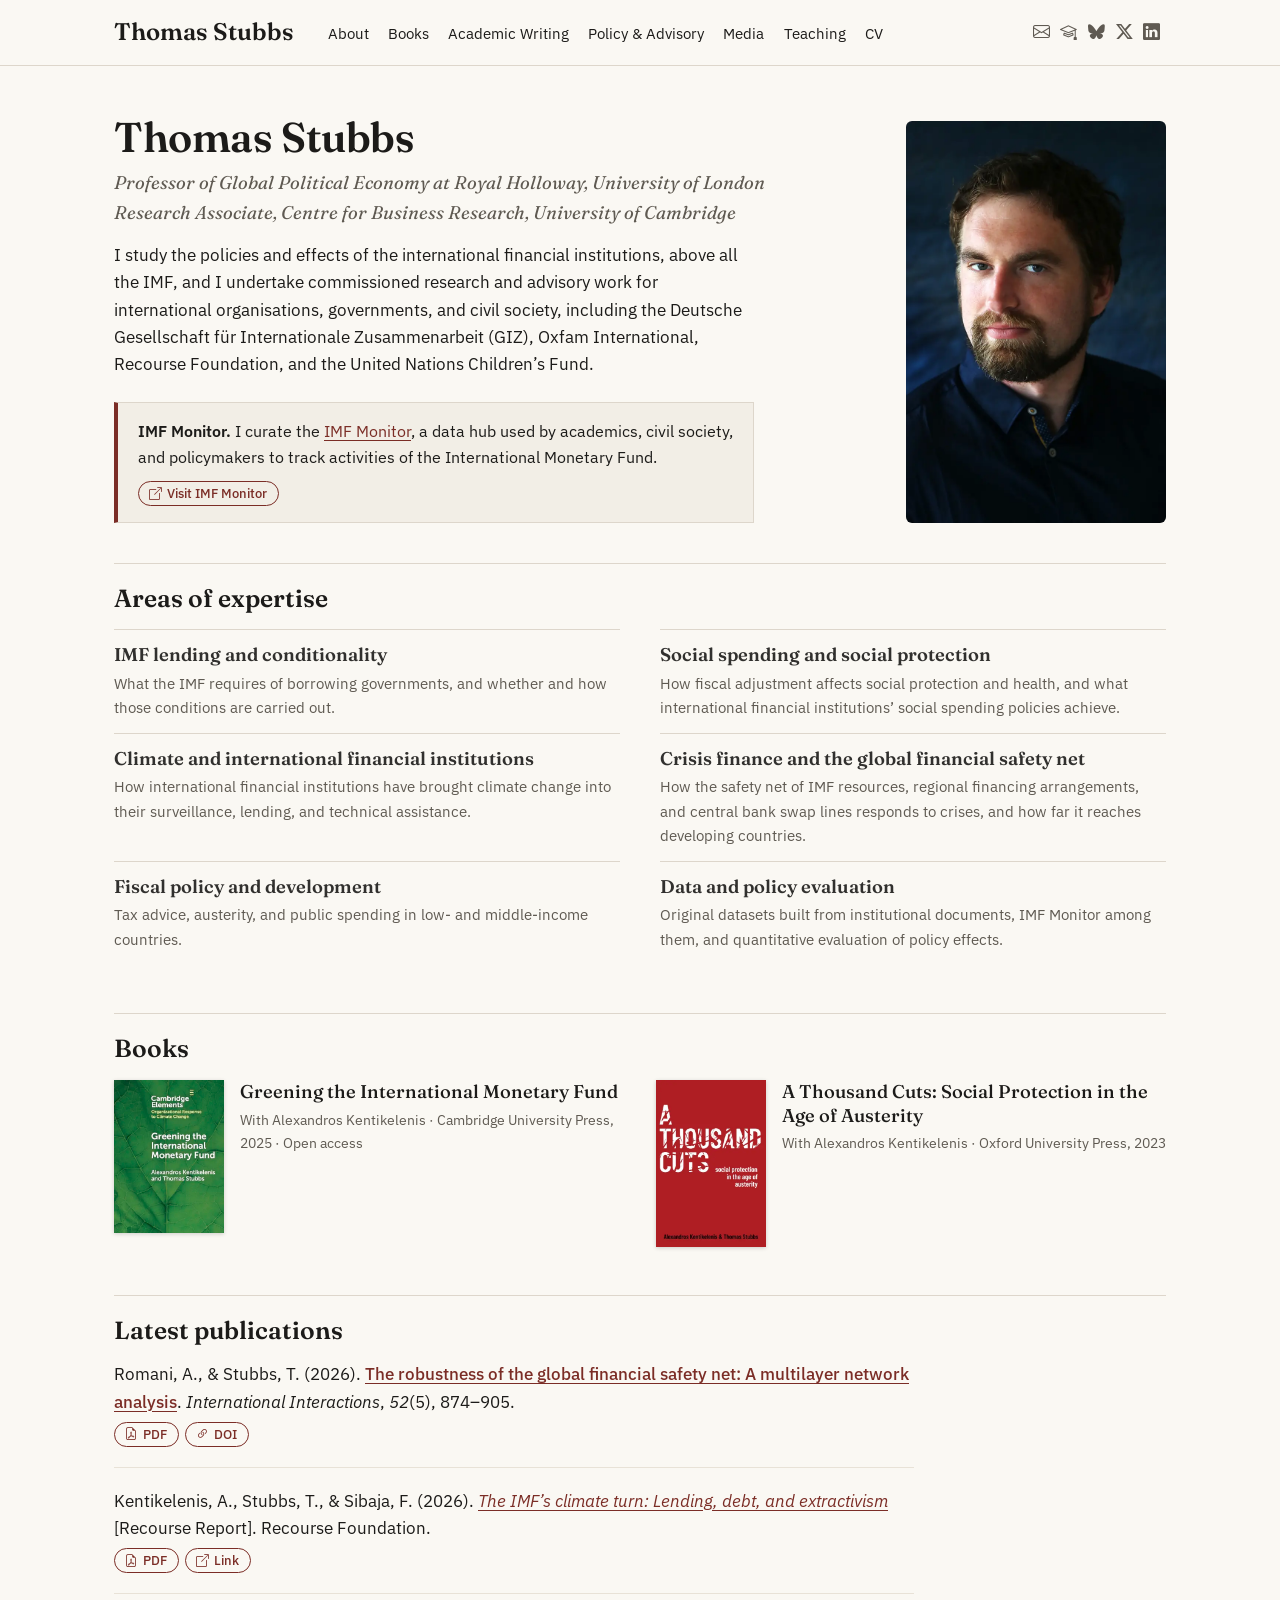
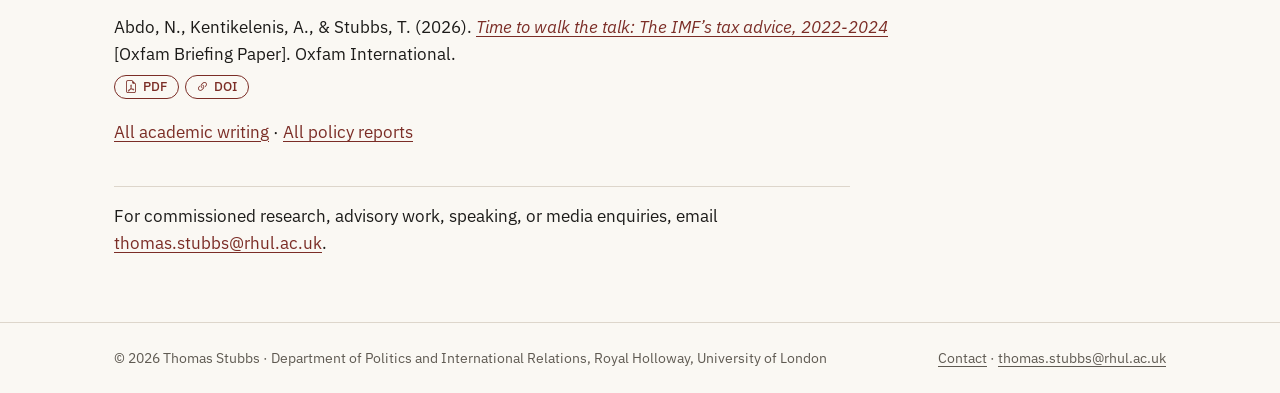
<file: docs/index.html>
<!DOCTYPE html>
<html xmlns="http://www.w3.org/1999/xhtml" lang="en-GB" xml:lang="en-GB"><head>

<meta charset="utf-8">
<meta name="generator" content="quarto-1.9.38">

<meta name="viewport" content="width=device-width, initial-scale=1.0, user-scalable=yes">

<meta name="description" content="Thomas Stubbs is Professor of Global Political Economy at Royal Holloway, University of London. He studies global economic governance and its effects on health, social protection, and the climate, and undertakes commissioned research and advisory work for international organisations, governments, and civil society.">

<title>Thomas Stubbs</title>
<style>
/* Default styles provided by pandoc.
** See https://pandoc.org/MANUAL.html#variables-for-html for config info.
*/
code{white-space: pre-wrap;}
span.smallcaps{font-variant: small-caps;}
div.columns{display: flex; gap: min(4vw, 1.5em);}
div.column{flex: auto; overflow-x: auto;}
div.hanging-indent{margin-left: 1.5em; text-indent: -1.5em;}
ul.task-list{list-style: none;}
ul.task-list li input[type="checkbox"] {
  width: 0.8em;
  margin: 0 0.8em 0.2em -1em; /* quarto-specific, see https://github.com/quarto-dev/quarto-cli/issues/4556 */ 
  vertical-align: middle;
}
</style>


<script src="site_libs/quarto-nav/quarto-nav.js"></script>
<script src="site_libs/quarto-nav/headroom.min.js"></script>
<link href="./images/favicon.png" rel="icon" type="image/png">
<script src="site_libs/clipboard/clipboard.min.js"></script>
<script src="site_libs/quarto-html/quarto.js" type="module"></script>
<script src="site_libs/quarto-html/tabsets/tabsets.js" type="module"></script>
<script src="site_libs/quarto-html/popper.min.js"></script>
<script src="site_libs/quarto-html/tippy.umd.min.js"></script>
<script src="site_libs/quarto-html/anchor.min.js"></script>
<link href="site_libs/quarto-html/tippy.css" rel="stylesheet">
<link href="site_libs/quarto-html/quarto-syntax-highlighting-15634bcf2e68342d4ad2dfa704d543f6.css" rel="stylesheet" id="quarto-text-highlighting-styles">
<script src="site_libs/bootstrap/bootstrap.min.js"></script>
<link href="site_libs/bootstrap/bootstrap-icons.css" rel="stylesheet">
<link href="site_libs/bootstrap/bootstrap-f509421370c89d03c74298033657f238.min.css" rel="stylesheet" append-hash="true" id="quarto-bootstrap" data-mode="light">
<script id="quarto-search-options" type="application/json">{
  "language": {
    "search-no-results-text": "No results",
    "search-matching-documents-text": "matching documents",
    "search-copy-link-title": "Copy link to search",
    "search-hide-matches-text": "Hide additional matches",
    "search-more-match-text": "more match in this document",
    "search-more-matches-text": "more matches in this document",
    "search-clear-button-title": "Clear",
    "search-text-placeholder": "",
    "search-detached-cancel-button-title": "Cancel",
    "search-submit-button-title": "Submit",
    "search-label": "Search"
  }
}</script>
<script async="" src="https://www.googletagmanager.com/gtag/js?id=G-SD0DBH1WWM"></script>

<script type="text/javascript">

window.dataLayer = window.dataLayer || [];
function gtag(){dataLayer.push(arguments);}
gtag('js', new Date());
gtag('config', 'G-SD0DBH1WWM', { 'anonymize_ip': true});
</script>
<meta name="format-detection" content="telephone=no, date=no, address=no, email=no">


<link rel="stylesheet" href="styles/fonts.css">
<link rel="canonical" href="https://tstubbs.net/">
</head>

<body class="nav-fixed home fullcontent quarto-light">

<div id="quarto-search-results"></div>
  <header id="quarto-header" class="headroom fixed-top">
    <nav class="navbar navbar-expand-lg " data-bs-theme="dark">
      <div class="navbar-container container-fluid">
      <div class="navbar-brand-container mx-auto">
    <a class="navbar-brand" href="./index.html">
    <span class="navbar-title">Thomas Stubbs</span>
    </a>
  </div>
          <button class="navbar-toggler" type="button" data-bs-toggle="collapse" data-bs-target="#navbarCollapse" aria-controls="navbarCollapse" role="menu" aria-expanded="false" aria-label="Toggle navigation" onclick="if (window.quartoToggleHeadroom) { window.quartoToggleHeadroom(); }">
  <span class="navbar-toggler-icon"></span>
</button>
          <div class="collapse navbar-collapse" id="navbarCollapse">
            <ul class="navbar-nav navbar-nav-scroll me-auto">
  <li class="nav-item">
    <a class="nav-link" href="./about/index.html"> 
<span class="menu-text">About</span></a>
  </li>  
  <li class="nav-item">
    <a class="nav-link" href="./books/index.html"> 
<span class="menu-text">Books</span></a>
  </li>  
  <li class="nav-item">
    <a class="nav-link" href="./publications/index.html"> 
<span class="menu-text">Academic Writing</span></a>
  </li>  
  <li class="nav-item">
    <a class="nav-link" href="./policy/index.html"> 
<span class="menu-text">Policy &amp; Advisory</span></a>
  </li>  
  <li class="nav-item">
    <a class="nav-link" href="./media/index.html"> 
<span class="menu-text">Media</span></a>
  </li>  
  <li class="nav-item">
    <a class="nav-link" href="./teaching/index.html"> 
<span class="menu-text">Teaching</span></a>
  </li>  
  <li class="nav-item">
    <a class="nav-link" href="./cv/index.html"> 
<span class="menu-text">CV</span></a>
  </li>  
</ul>
            <ul class="navbar-nav navbar-nav-scroll ms-auto">
  <li class="nav-item compact">
    <a class="nav-link" href="mailto:thomas.stubbs@rhul.ac.uk"> <i class="bi bi-envelope" role="img" aria-label="Email">
</i> 
<span class="menu-text"></span></a>
  </li>  
  <li class="nav-item compact">
    <a class="nav-link" href="https://scholar.google.com/citations?user=iezkZAcAAAAJ"> <i class="bi bi-mortarboard" role="img" aria-label="Google Scholar">
</i> 
<span class="menu-text"></span></a>
  </li>  
  <li class="nav-item compact">
    <a class="nav-link" href="https://bsky.app/profile/thomstubbs.bsky.social"> <i class="bi bi-bluesky" role="img" aria-label="Bluesky">
</i> 
<span class="menu-text"></span></a>
  </li>  
  <li class="nav-item compact">
    <a class="nav-link" href="https://x.com/thomstubbs"> <i class="bi bi-twitter-x" role="img" aria-label="X">
</i> 
<span class="menu-text"></span></a>
  </li>  
  <li class="nav-item compact">
    <a class="nav-link" href="https://www.linkedin.com/in/thomas-stubbs-50a769253/"> <i class="bi bi-linkedin" role="img" aria-label="LinkedIn">
</i> 
<span class="menu-text"></span></a>
  </li>  
</ul>
          </div> <!-- /navcollapse -->
            <div class="quarto-navbar-tools">
</div>
      </div> <!-- /container-fluid -->
    </nav>
</header>
<!-- content -->
<div id="quarto-content" class="quarto-container page-columns page-rows-contents page-layout-article page-navbar">
<!-- sidebar -->
<!-- margin-sidebar -->
    
<!-- main -->
<main class="content" id="quarto-document-content">
<a class="visually-hidden-focusable skip-link" href="#quarto-document-content">Skip to main content</a>
<script>
  // Quarto inserts this include inside <main>. Move the link to the start of
  // <body>, so it is the first thing a keyboard user reaches.
  (function () {
    var link = document.currentScript.previousElementSibling;
    document.body.insertBefore(link, document.body.firstChild);
  })();
</script>

<header id="title-block-header" class="quarto-title-block default">
<div class="quarto-title">
<h1 class="title">Thomas Stubbs</h1>
</div>



<div class="quarto-title-meta">

    
  
    
  </div>
  


</header>


<div class="hero">
<div class="hero-text">
<h1>
Thomas Stubbs
</h1>
<div class="field">
<p>Professor of Global Political Economy at Royal Holloway, University of London</p>
<p>Research Associate, Centre for Business Research, University of Cambridge</p>
</div>
<p>I study the policies and effects of the international financial institutions, above all the IMF, and I undertake commissioned research and advisory work for international organisations, governments, and civil society, including the Deutsche Gesellschaft für Internationale Zusammenarbeit (GIZ), Oxfam International, Recourse Foundation, and the United Nations Children’s Fund.</p>
<div class="imf-callout">
<p><strong>IMF Monitor.</strong> I curate the <a href="https://imfmonitor.org/">IMF Monitor</a>, a data hub used by academics, civil society, and policymakers to track activities of the International Monetary Fund.</p>
<p><a class="pub-btn" href="https://imfmonitor.org/"><i class="bi bi-box-arrow-up-right" aria-hidden="true"></i> Visit IMF Monitor</a></p>
</div>
</div>
<div class="portrait-slot">
<p><img class="portrait" src="images/portrait-720.webp" alt="Thomas Stubbs" width="720" height="1080"></p>
</div>
</div>
<section id="areas-of-expertise" class="level2">
<h2 class="anchored" data-anchor-id="areas-of-expertise">Areas of expertise</h2>
<div class="expertise"><div class="exp"><h3 class="anchored">IMF lending and conditionality</h3><p>What the IMF requires of borrowing governments, and whether and how those conditions are carried out.</p></div><div class="exp"><h3 class="anchored">Social spending and social protection</h3><p>How fiscal adjustment affects social protection and health, and what international financial institutions’ social spending policies achieve.</p></div><div class="exp"><h3 class="anchored">Climate and international financial institutions</h3><p>How international financial institutions have brought climate change into their surveillance, lending, and technical assistance.</p></div><div class="exp"><h3 class="anchored">Crisis finance and the global financial safety net</h3><p>How the safety net of IMF resources, regional financing arrangements, and central bank swap lines responds to crises, and how far it reaches developing countries.</p></div><div class="exp"><h3 class="anchored">Fiscal policy and development</h3><p>Tax advice, austerity, and public spending in low- and middle-income countries.</p></div><div class="exp"><h3 class="anchored">Data and policy evaluation</h3><p>Original datasets built from institutional documents, IMF Monitor among them, and quantitative evaluation of policy effects.</p></div></div>
</section>
<section id="books" class="level2">
<h2 class="anchored" data-anchor-id="books">Books</h2>
<div class="home-books"><a class="home-book" href="books/index.html#greening-the-international-monetary-fund"><img src="images/cover-greening-the-imf.webp" alt="" width="110" height="153"><span><span class="home-book-title">Greening the International Monetary Fund</span><span class="home-book-meta">With Alexandros Kentikelenis · Cambridge University Press, 2025 · Open access</span></span></a><a class="home-book" href="books/index.html#a-thousand-cuts"><img src="images/cover-a-thousand-cuts.webp" alt="" width="110" height="167"><span><span class="home-book-title">A Thousand Cuts: Social Protection in the Age of Austerity</span><span class="home-book-meta">With Alexandros Kentikelenis · Oxford University Press, 2023</span></span></a></div>
</section>
<section id="latest-publications" class="level2">
<h2 class="anchored" data-anchor-id="latest-publications">Latest publications</h2>
<article class="pub-entry"><p class="pub-cite">Romani, A., &amp; Stubbs, T. (2026). <a href="https://doi.org/10.1080/03050629.2026.2700531">The robustness of the global financial safety net: A multilayer network analysis</a>. <i>International Interactions</i>, <i>52</i>(5), 874–905.</p><div class="pub-buttons"><a class="pub-btn" href="files/publications/2IIXQCB7.pdf"><i class="bi bi-file-earmark-pdf" aria-hidden="true"></i> PDF</a><a class="pub-btn" href="https://doi.org/10.1080/03050629.2026.2700531"><i class="bi bi-link-45deg" aria-hidden="true"></i> DOI</a></div></article>
<article class="pub-entry"><p class="pub-cite">Kentikelenis, A., Stubbs, T., &amp; Sibaja, F. (2026). <i><a href="https://re-course.org/wp-content/uploads/2026/09/IMF-climate-turn_report_Recourse-Sep-2026.pdf">The IMF’s climate turn: Lending, debt, and extractivism</a></i> [Recourse Report]. Recourse Foundation.</p><div class="pub-buttons"><a class="pub-btn" href="files/publications/PGMMFTM7.pdf"><i class="bi bi-file-earmark-pdf" aria-hidden="true"></i> PDF</a><a class="pub-btn" href="https://re-course.org/wp-content/uploads/2026/09/IMF-climate-turn_report_Recourse-Sep-2026.pdf"><i class="bi bi-box-arrow-up-right" aria-hidden="true"></i> Link</a></div></article>
<article class="pub-entry"><p class="pub-cite">Abdo, N., Kentikelenis, A., &amp; Stubbs, T. (2026). <i><a href="https://doi.org/10.21201/2026.000127">Time to walk the talk: The IMF’s tax advice, 2022-2024</a></i> [Oxfam Briefing Paper]. Oxfam International.</p><div class="pub-buttons"><a class="pub-btn" href="files/publications/72BCJH9D.pdf"><i class="bi bi-file-earmark-pdf" aria-hidden="true"></i> PDF</a><a class="pub-btn" href="https://doi.org/10.21201/2026.000127"><i class="bi bi-link-45deg" aria-hidden="true"></i> DOI</a></div></article>
<p><a href="./publications/index.html">All academic writing</a> · <a href="./policy/index.html">All policy reports</a></p>
<div class="enquiries">
<p>For commissioned research, advisory work, speaking, or media enquiries, email <a href="mailto:thomas.stubbs@rhul.ac.uk">thomas.stubbs@rhul.ac.uk</a>.</p>
</div>


</section>

</main> <!-- /main -->
<script id="quarto-html-after-body" type="application/javascript">
  window.document.addEventListener("DOMContentLoaded", function (event) {
    const icon = "";
    const anchorJS = new window.AnchorJS();
    anchorJS.options = {
      placement: 'right',
      icon: icon
    };
    anchorJS.add('.anchored');
    const isCodeAnnotation = (el) => {
      for (const clz of el.classList) {
        if (clz.startsWith('code-annotation-')) {                     
          return true;
        }
      }
      return false;
    }
    const onCopySuccess = function(e) {
      // button target
      const button = e.trigger;
      // don't keep focus
      button.blur();
      // flash "checked"
      button.classList.add('code-copy-button-checked');
      var currentTitle = button.getAttribute("title");
      button.setAttribute("title", "Copied!");
      let tooltip;
      if (window.bootstrap) {
        button.setAttribute("data-bs-toggle", "tooltip");
        button.setAttribute("data-bs-placement", "left");
        button.setAttribute("data-bs-title", "Copied!");
        tooltip = new bootstrap.Tooltip(button, 
          { trigger: "manual", 
            customClass: "code-copy-button-tooltip",
            offset: [0, -8]});
        tooltip.show();    
      }
      setTimeout(function() {
        if (tooltip) {
          tooltip.hide();
          button.removeAttribute("data-bs-title");
          button.removeAttribute("data-bs-toggle");
          button.removeAttribute("data-bs-placement");
        }
        button.setAttribute("title", currentTitle);
        button.classList.remove('code-copy-button-checked');
      }, 1000);
      // clear code selection
      e.clearSelection();
    }
    const getTextToCopy = function(trigger) {
      const outerScaffold = trigger.parentElement.cloneNode(true);
      const codeEl = outerScaffold.querySelector('code');
      for (const childEl of codeEl.children) {
        if (isCodeAnnotation(childEl)) {
          childEl.remove();
        }
      }
      return codeEl.innerText;
    }
    const clipboard = new window.ClipboardJS('.code-copy-button:not([data-in-quarto-modal])', {
      text: getTextToCopy
    });
    clipboard.on('success', onCopySuccess);
    if (window.document.getElementById('quarto-embedded-source-code-modal')) {
      const clipboardModal = new window.ClipboardJS('.code-copy-button[data-in-quarto-modal]', {
        text: getTextToCopy,
        container: window.document.getElementById('quarto-embedded-source-code-modal')
      });
      clipboardModal.on('success', onCopySuccess);
    }
      var localhostRegex = new RegExp(/^(?:http|https):\/\/localhost\:?[0-9]*\//);
      var mailtoRegex = new RegExp(/^mailto:/);
        var filterRegex = new RegExp("https:\/\/tstubbs\.net\/");
      var isInternal = (href) => {
          return filterRegex.test(href) || localhostRegex.test(href) || mailtoRegex.test(href);
      }
      // Inspect non-navigation links and adorn them if external
     var links = window.document.querySelectorAll('a[href]:not(.nav-link):not(.navbar-brand):not(.toc-action):not(.sidebar-link):not(.sidebar-item-toggle):not(.pagination-link):not(.no-external):not([aria-hidden]):not(.dropdown-item):not(.quarto-navigation-tool):not(.about-link)');
      for (var i=0; i<links.length; i++) {
        const link = links[i];
        if (!isInternal(link.href)) {
          // undo the damage that might have been done by quarto-nav.js in the case of
          // links that we want to consider external
          if (link.dataset.originalHref !== undefined) {
            link.href = link.dataset.originalHref;
          }
        }
      }
    function tippyHover(el, contentFn, onTriggerFn, onUntriggerFn) {
      const config = {
        allowHTML: true,
        maxWidth: 500,
        delay: 100,
        arrow: false,
        appendTo: function(el) {
            return el.parentElement;
        },
        interactive: true,
        interactiveBorder: 10,
        theme: 'quarto',
        placement: 'bottom-start',
      };
      if (contentFn) {
        config.content = contentFn;
      }
      if (onTriggerFn) {
        config.onTrigger = onTriggerFn;
      }
      if (onUntriggerFn) {
        config.onUntrigger = onUntriggerFn;
      }
      window.tippy(el, config); 
    }
    const noterefs = window.document.querySelectorAll('a[role="doc-noteref"]');
    for (var i=0; i<noterefs.length; i++) {
      const ref = noterefs[i];
      tippyHover(ref, function() {
        // use id or data attribute instead here
        let href = ref.getAttribute('data-footnote-href') || ref.getAttribute('href');
        try { href = new URL(href).hash; } catch {}
        const id = href.replace(/^#\/?/, "");
        const note = window.document.getElementById(id);
        if (note) {
          return note.innerHTML;
        } else {
          return "";
        }
      });
    }
    const xrefs = window.document.querySelectorAll('a.quarto-xref');
    const processXRef = (id, note) => {
      // Strip column container classes
      const stripColumnClz = (el) => {
        el.classList.remove("page-full", "page-columns");
        if (el.children) {
          for (const child of el.children) {
            stripColumnClz(child);
          }
        }
      }
      stripColumnClz(note)
      if (id === null || id.startsWith('sec-')) {
        // Special case sections, only their first couple elements
        const container = document.createElement("div");
        if (note.children && note.children.length > 2) {
          container.appendChild(note.children[0].cloneNode(true));
          for (let i = 1; i < note.children.length; i++) {
            const child = note.children[i];
            if (child.tagName === "P" && child.innerText === "") {
              continue;
            } else {
              container.appendChild(child.cloneNode(true));
              break;
            }
          }
          if (window.Quarto?.typesetMath) {
            window.Quarto.typesetMath(container);
          }
          return container.innerHTML
        } else {
          if (window.Quarto?.typesetMath) {
            window.Quarto.typesetMath(note);
          }
          return note.innerHTML;
        }
      } else {
        // Remove any anchor links if they are present
        const anchorLink = note.querySelector('a.anchorjs-link');
        if (anchorLink) {
          anchorLink.remove();
        }
        if (window.Quarto?.typesetMath) {
          window.Quarto.typesetMath(note);
        }
        if (note.classList.contains("callout")) {
          return note.outerHTML;
        } else {
          return note.innerHTML;
        }
      }
    }
    for (var i=0; i<xrefs.length; i++) {
      const xref = xrefs[i];
      tippyHover(xref, undefined, function(instance) {
        instance.disable();
        let url = xref.getAttribute('href');
        let hash = undefined; 
        if (url.startsWith('#')) {
          hash = url;
        } else {
          try { hash = new URL(url).hash; } catch {}
        }
        if (hash) {
          const id = hash.replace(/^#\/?/, "");
          const note = window.document.getElementById(id);
          if (note !== null) {
            try {
              const html = processXRef(id, note.cloneNode(true));
              instance.setContent(html);
            } finally {
              instance.enable();
              instance.show();
            }
          } else {
            // See if we can fetch this
            fetch(url.split('#')[0])
            .then(res => res.text())
            .then(html => {
              const parser = new DOMParser();
              const htmlDoc = parser.parseFromString(html, "text/html");
              const note = htmlDoc.getElementById(id);
              if (note !== null) {
                const html = processXRef(id, note);
                instance.setContent(html);
              } 
            }).finally(() => {
              instance.enable();
              instance.show();
            });
          }
        } else {
          // See if we can fetch a full url (with no hash to target)
          // This is a special case and we should probably do some content thinning / targeting
          fetch(url)
          .then(res => res.text())
          .then(html => {
            const parser = new DOMParser();
            const htmlDoc = parser.parseFromString(html, "text/html");
            const note = htmlDoc.querySelector('main.content');
            if (note !== null) {
              // This should only happen for chapter cross references
              // (since there is no id in the URL)
              // remove the first header
              if (note.children.length > 0 && note.children[0].tagName === "HEADER") {
                note.children[0].remove();
              }
              const html = processXRef(null, note);
              instance.setContent(html);
            } 
          }).finally(() => {
            instance.enable();
            instance.show();
          });
        }
      }, function(instance) {
      });
    }
        let selectedAnnoteEl;
        const selectorForAnnotation = ( cell, annotation) => {
          let cellAttr = 'data-code-cell="' + cell + '"';
          let lineAttr = 'data-code-annotation="' +  annotation + '"';
          const selector = 'span[' + cellAttr + '][' + lineAttr + ']';
          return selector;
        }
        const selectCodeLines = (annoteEl) => {
          const doc = window.document;
          const targetCell = annoteEl.getAttribute("data-target-cell");
          const targetAnnotation = annoteEl.getAttribute("data-target-annotation");
          const annoteSpan = window.document.querySelector(selectorForAnnotation(targetCell, targetAnnotation));
          const lines = annoteSpan.getAttribute("data-code-lines").split(",");
          const lineIds = lines.map((line) => {
            return targetCell + "-" + line;
          })
          let top = null;
          let height = null;
          let parent = null;
          if (lineIds.length > 0) {
              //compute the position of the single el (top and bottom and make a div)
              const el = window.document.getElementById(lineIds[0]);
              top = el.offsetTop;
              height = el.offsetHeight;
              parent = el.parentElement.parentElement;
            if (lineIds.length > 1) {
              const lastEl = window.document.getElementById(lineIds[lineIds.length - 1]);
              const bottom = lastEl.offsetTop + lastEl.offsetHeight;
              height = bottom - top;
            }
            if (top !== null && height !== null && parent !== null) {
              // cook up a div (if necessary) and position it 
              let div = window.document.getElementById("code-annotation-line-highlight");
              if (div === null) {
                div = window.document.createElement("div");
                div.setAttribute("id", "code-annotation-line-highlight");
                div.style.position = 'absolute';
                parent.appendChild(div);
              }
              div.style.top = top - 2 + "px";
              div.style.height = height + 4 + "px";
              div.style.left = 0;
              let gutterDiv = window.document.getElementById("code-annotation-line-highlight-gutter");
              if (gutterDiv === null) {
                gutterDiv = window.document.createElement("div");
                gutterDiv.setAttribute("id", "code-annotation-line-highlight-gutter");
                gutterDiv.style.position = 'absolute';
                const codeCell = window.document.getElementById(targetCell);
                const gutter = codeCell.querySelector('.code-annotation-gutter');
                gutter.appendChild(gutterDiv);
              }
              gutterDiv.style.top = top - 2 + "px";
              gutterDiv.style.height = height + 4 + "px";
            }
            selectedAnnoteEl = annoteEl;
          }
        };
        const unselectCodeLines = () => {
          const elementsIds = ["code-annotation-line-highlight", "code-annotation-line-highlight-gutter"];
          elementsIds.forEach((elId) => {
            const div = window.document.getElementById(elId);
            if (div) {
              div.remove();
            }
          });
          selectedAnnoteEl = undefined;
        };
          // Handle positioning of the toggle
      window.addEventListener(
        "resize",
        throttle(() => {
          elRect = undefined;
          if (selectedAnnoteEl) {
            selectCodeLines(selectedAnnoteEl);
          }
        }, 10)
      );
      function throttle(fn, ms) {
      let throttle = false;
      let timer;
        return (...args) => {
          if(!throttle) { // first call gets through
              fn.apply(this, args);
              throttle = true;
          } else { // all the others get throttled
              if(timer) clearTimeout(timer); // cancel #2
              timer = setTimeout(() => {
                fn.apply(this, args);
                timer = throttle = false;
              }, ms);
          }
        };
      }
        // Attach click handler to the DT
        const annoteDls = window.document.querySelectorAll('dt[data-target-cell]');
        for (const annoteDlNode of annoteDls) {
          annoteDlNode.addEventListener('click', (event) => {
            const clickedEl = event.target;
            if (clickedEl !== selectedAnnoteEl) {
              unselectCodeLines();
              const activeEl = window.document.querySelector('dt[data-target-cell].code-annotation-active');
              if (activeEl) {
                activeEl.classList.remove('code-annotation-active');
              }
              selectCodeLines(clickedEl);
              clickedEl.classList.add('code-annotation-active');
            } else {
              // Unselect the line
              unselectCodeLines();
              clickedEl.classList.remove('code-annotation-active');
            }
          });
        }
    const findCites = (el) => {
      const parentEl = el.parentElement;
      if (parentEl) {
        const cites = parentEl.dataset.cites;
        if (cites) {
          return {
            el,
            cites: cites.split(' ')
          };
        } else {
          return findCites(el.parentElement)
        }
      } else {
        return undefined;
      }
    };
    var bibliorefs = window.document.querySelectorAll('a[role="doc-biblioref"]');
    for (var i=0; i<bibliorefs.length; i++) {
      const ref = bibliorefs[i];
      const citeInfo = findCites(ref);
      if (citeInfo) {
        tippyHover(citeInfo.el, function() {
          var popup = window.document.createElement('div');
          citeInfo.cites.forEach(function(cite) {
            var citeDiv = window.document.createElement('div');
            citeDiv.classList.add('hanging-indent');
            citeDiv.classList.add('csl-entry');
            var biblioDiv = window.document.getElementById('ref-' + cite);
            if (biblioDiv) {
              citeDiv.innerHTML = biblioDiv.innerHTML;
            }
            popup.appendChild(citeDiv);
          });
          return popup.innerHTML;
        });
      }
    }
  });
  </script>
</div> <!-- /content -->
<footer class="footer">
  <div class="nav-footer">
    <div class="nav-footer-left">
<p>© 2026 Thomas Stubbs · Department of Politics and International Relations, Royal Holloway, University of London</p>
</div>   
    <div class="nav-footer-center">
      &nbsp;
    </div>
    <div class="nav-footer-right">
<p><a href="./contact/index.html">Contact</a> · <a href="mailto:thomas.stubbs@rhul.ac.uk">thomas.stubbs@rhul.ac.uk</a></p>
</div>
  </div>
</footer>




</body></html>
</file>
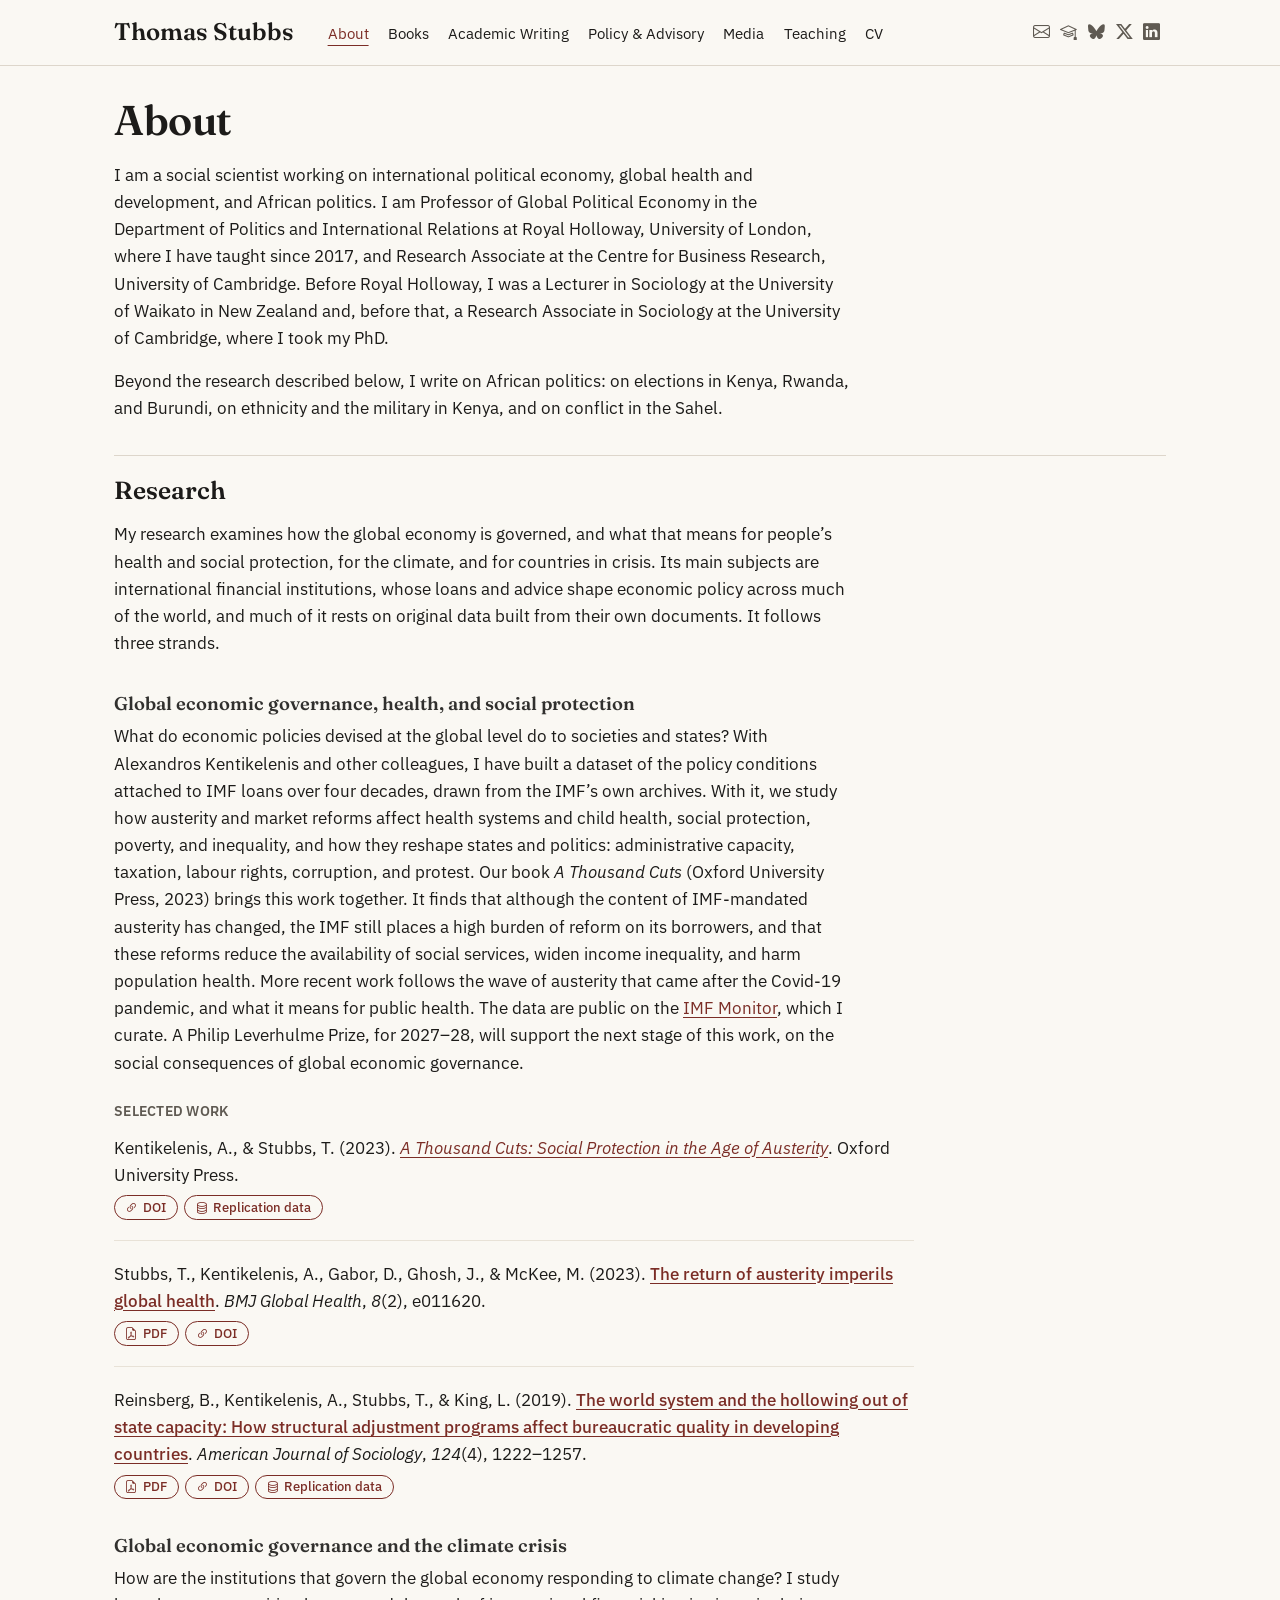
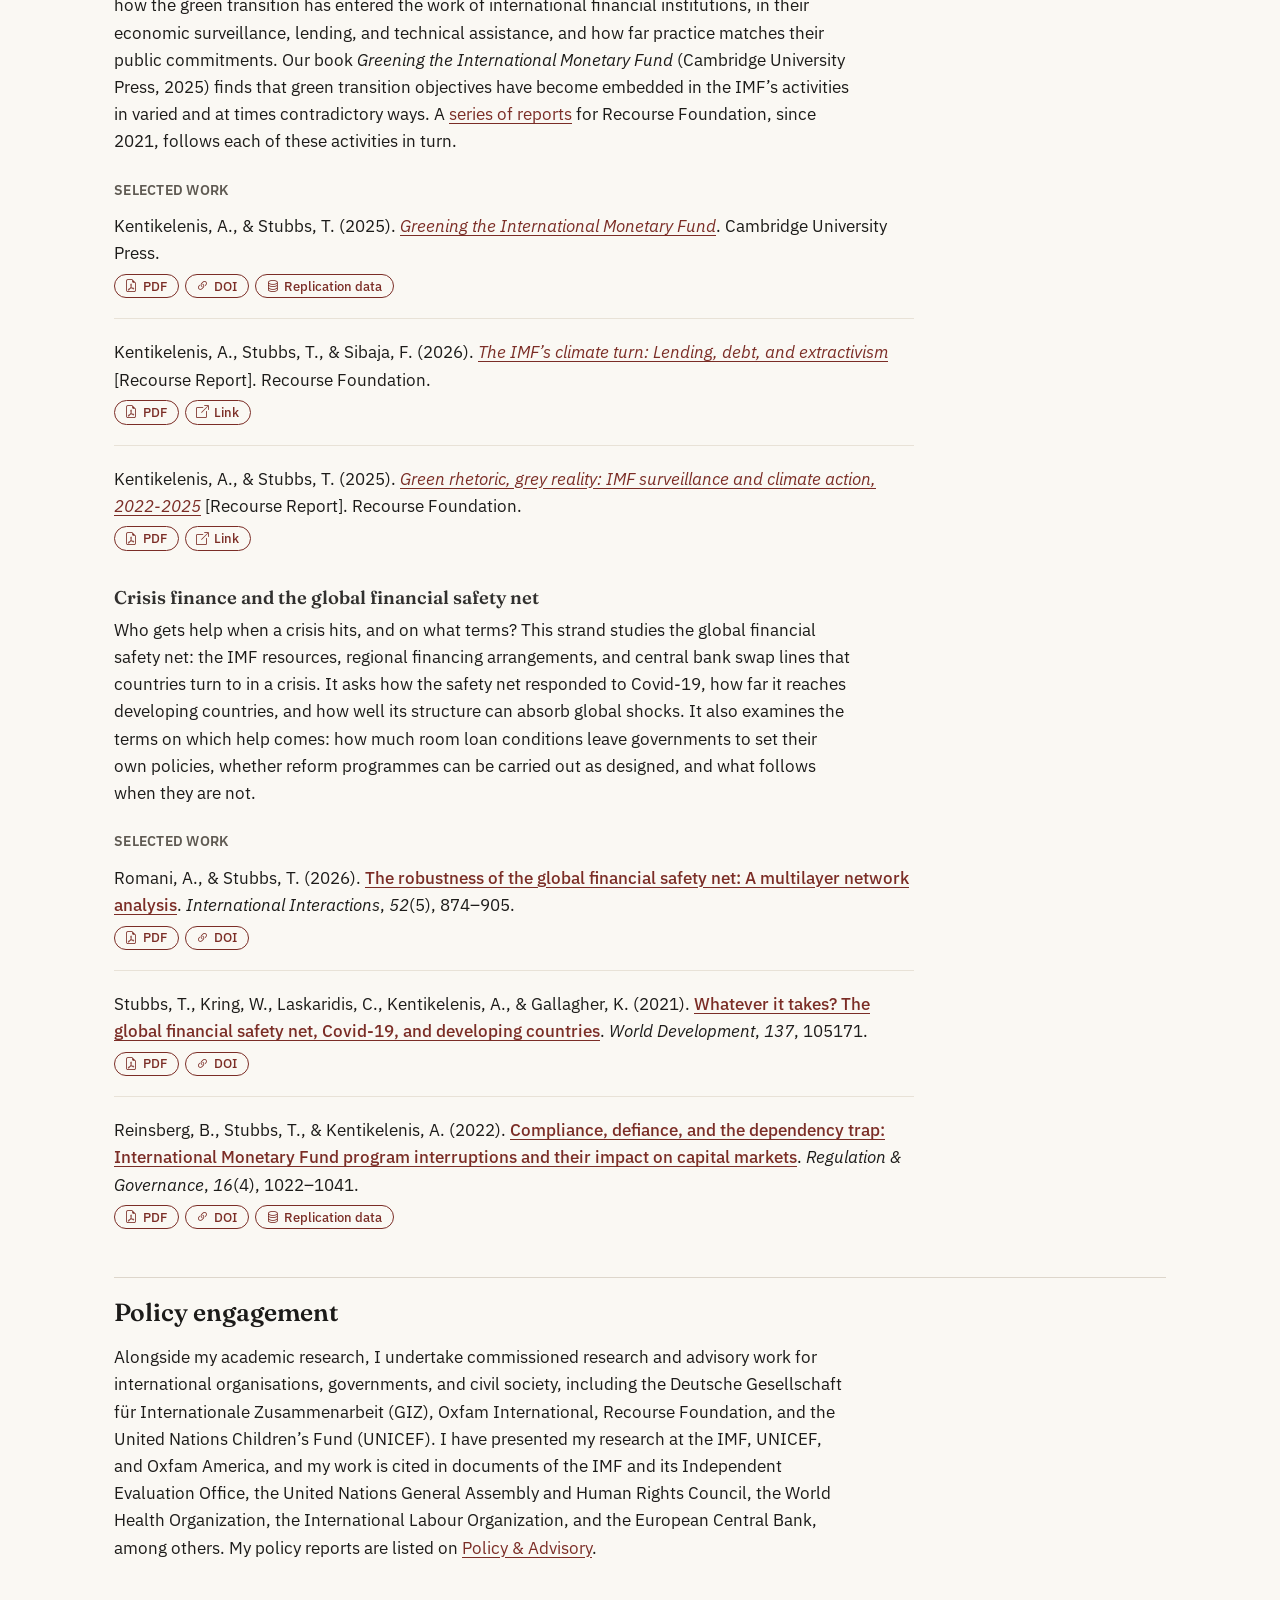
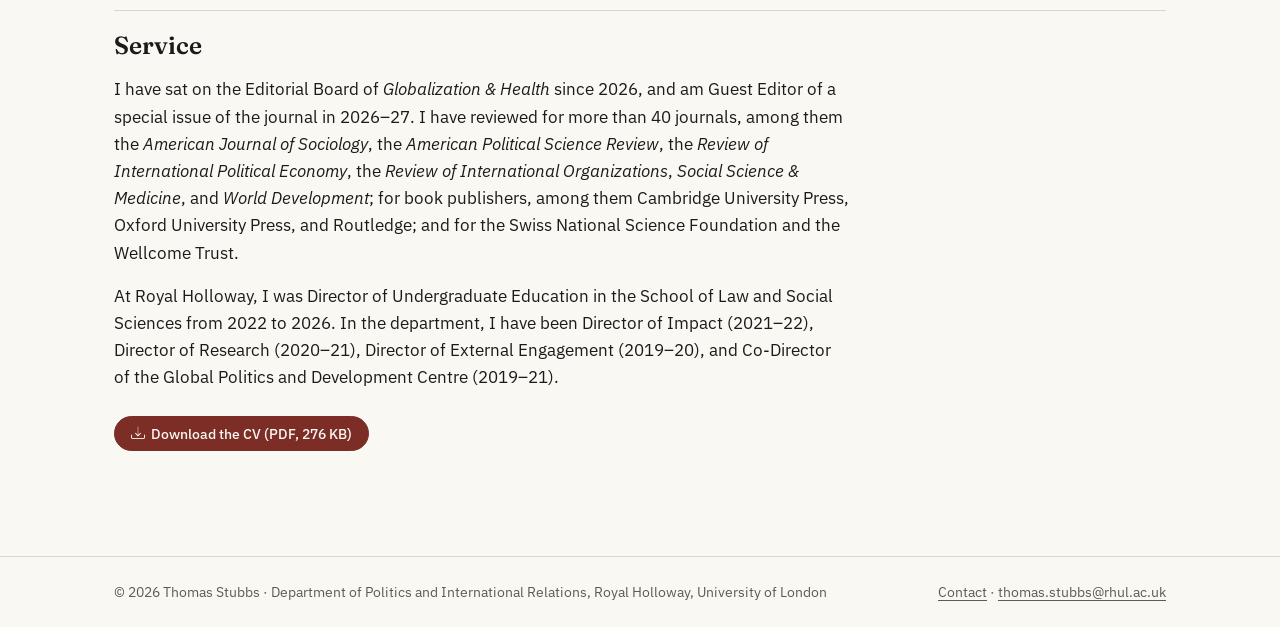
<file: docs/about/index.html>
<!DOCTYPE html>
<html xmlns="http://www.w3.org/1999/xhtml" lang="en-GB" xml:lang="en-GB"><head>

<meta charset="utf-8">
<meta name="generator" content="quarto-1.9.38">

<meta name="viewport" content="width=device-width, initial-scale=1.0, user-scalable=yes">

<meta name="description" content="Biography of Thomas Stubbs, Professor of Global Political Economy at Royal Holloway, University of London: research, policy engagement, and service.">

<title>About | Thomas Stubbs</title>
<style>
/* Default styles provided by pandoc.
** See https://pandoc.org/MANUAL.html#variables-for-html for config info.
*/
code{white-space: pre-wrap;}
span.smallcaps{font-variant: small-caps;}
div.columns{display: flex; gap: min(4vw, 1.5em);}
div.column{flex: auto; overflow-x: auto;}
div.hanging-indent{margin-left: 1.5em; text-indent: -1.5em;}
ul.task-list{list-style: none;}
ul.task-list li input[type="checkbox"] {
  width: 0.8em;
  margin: 0 0.8em 0.2em -1em; /* quarto-specific, see https://github.com/quarto-dev/quarto-cli/issues/4556 */ 
  vertical-align: middle;
}
</style>


<script src="../site_libs/quarto-nav/quarto-nav.js"></script>
<script src="../site_libs/quarto-nav/headroom.min.js"></script>
<link href="../images/favicon.png" rel="icon" type="image/png">
<script src="../site_libs/clipboard/clipboard.min.js"></script>
<script src="../site_libs/quarto-html/quarto.js" type="module"></script>
<script src="../site_libs/quarto-html/tabsets/tabsets.js" type="module"></script>
<script src="../site_libs/quarto-html/popper.min.js"></script>
<script src="../site_libs/quarto-html/tippy.umd.min.js"></script>
<script src="../site_libs/quarto-html/anchor.min.js"></script>
<link href="../site_libs/quarto-html/tippy.css" rel="stylesheet">
<link href="../site_libs/quarto-html/quarto-syntax-highlighting-15634bcf2e68342d4ad2dfa704d543f6.css" rel="stylesheet" id="quarto-text-highlighting-styles">
<script src="../site_libs/bootstrap/bootstrap.min.js"></script>
<link href="../site_libs/bootstrap/bootstrap-icons.css" rel="stylesheet">
<link href="../site_libs/bootstrap/bootstrap-f509421370c89d03c74298033657f238.min.css" rel="stylesheet" append-hash="true" id="quarto-bootstrap" data-mode="light">
<script id="quarto-search-options" type="application/json">{
  "language": {
    "search-no-results-text": "No results",
    "search-matching-documents-text": "matching documents",
    "search-copy-link-title": "Copy link to search",
    "search-hide-matches-text": "Hide additional matches",
    "search-more-match-text": "more match in this document",
    "search-more-matches-text": "more matches in this document",
    "search-clear-button-title": "Clear",
    "search-text-placeholder": "",
    "search-detached-cancel-button-title": "Cancel",
    "search-submit-button-title": "Submit",
    "search-label": "Search"
  }
}</script>
<script async="" src="https://www.googletagmanager.com/gtag/js?id=G-SD0DBH1WWM"></script>

<script type="text/javascript">

window.dataLayer = window.dataLayer || [];
function gtag(){dataLayer.push(arguments);}
gtag('js', new Date());
gtag('config', 'G-SD0DBH1WWM', { 'anonymize_ip': true});
</script>
<meta name="format-detection" content="telephone=no, date=no, address=no, email=no">


<link rel="stylesheet" href="../styles/fonts.css">
<link rel="canonical" href="https://tstubbs.net/about/">
</head>

<body class="nav-fixed about fullcontent quarto-light">

<div id="quarto-search-results"></div>
  <header id="quarto-header" class="headroom fixed-top">
    <nav class="navbar navbar-expand-lg " data-bs-theme="dark">
      <div class="navbar-container container-fluid">
      <div class="navbar-brand-container mx-auto">
    <a class="navbar-brand" href="../index.html">
    <span class="navbar-title">Thomas Stubbs</span>
    </a>
  </div>
          <button class="navbar-toggler" type="button" data-bs-toggle="collapse" data-bs-target="#navbarCollapse" aria-controls="navbarCollapse" role="menu" aria-expanded="false" aria-label="Toggle navigation" onclick="if (window.quartoToggleHeadroom) { window.quartoToggleHeadroom(); }">
  <span class="navbar-toggler-icon"></span>
</button>
          <div class="collapse navbar-collapse" id="navbarCollapse">
            <ul class="navbar-nav navbar-nav-scroll me-auto">
  <li class="nav-item">
    <a class="nav-link active" href="../about/index.html" aria-current="page"> 
<span class="menu-text">About</span></a>
  </li>  
  <li class="nav-item">
    <a class="nav-link" href="../books/index.html"> 
<span class="menu-text">Books</span></a>
  </li>  
  <li class="nav-item">
    <a class="nav-link" href="../publications/index.html"> 
<span class="menu-text">Academic Writing</span></a>
  </li>  
  <li class="nav-item">
    <a class="nav-link" href="../policy/index.html"> 
<span class="menu-text">Policy &amp; Advisory</span></a>
  </li>  
  <li class="nav-item">
    <a class="nav-link" href="../media/index.html"> 
<span class="menu-text">Media</span></a>
  </li>  
  <li class="nav-item">
    <a class="nav-link" href="../teaching/index.html"> 
<span class="menu-text">Teaching</span></a>
  </li>  
  <li class="nav-item">
    <a class="nav-link" href="../cv/index.html"> 
<span class="menu-text">CV</span></a>
  </li>  
</ul>
            <ul class="navbar-nav navbar-nav-scroll ms-auto">
  <li class="nav-item compact">
    <a class="nav-link" href="mailto:thomas.stubbs@rhul.ac.uk"> <i class="bi bi-envelope" role="img" aria-label="Email">
</i> 
<span class="menu-text"></span></a>
  </li>  
  <li class="nav-item compact">
    <a class="nav-link" href="https://scholar.google.com/citations?user=iezkZAcAAAAJ"> <i class="bi bi-mortarboard" role="img" aria-label="Google Scholar">
</i> 
<span class="menu-text"></span></a>
  </li>  
  <li class="nav-item compact">
    <a class="nav-link" href="https://bsky.app/profile/thomstubbs.bsky.social"> <i class="bi bi-bluesky" role="img" aria-label="Bluesky">
</i> 
<span class="menu-text"></span></a>
  </li>  
  <li class="nav-item compact">
    <a class="nav-link" href="https://x.com/thomstubbs"> <i class="bi bi-twitter-x" role="img" aria-label="X">
</i> 
<span class="menu-text"></span></a>
  </li>  
  <li class="nav-item compact">
    <a class="nav-link" href="https://www.linkedin.com/in/thomas-stubbs-50a769253/"> <i class="bi bi-linkedin" role="img" aria-label="LinkedIn">
</i> 
<span class="menu-text"></span></a>
  </li>  
</ul>
          </div> <!-- /navcollapse -->
            <div class="quarto-navbar-tools">
</div>
      </div> <!-- /container-fluid -->
    </nav>
</header>
<!-- content -->
<div id="quarto-content" class="quarto-container page-columns page-rows-contents page-layout-article page-navbar">
<!-- sidebar -->
<!-- margin-sidebar -->
    
<!-- main -->
<main class="content" id="quarto-document-content">
<a class="visually-hidden-focusable skip-link" href="#quarto-document-content">Skip to main content</a>
<script>
  // Quarto inserts this include inside <main>. Move the link to the start of
  // <body>, so it is the first thing a keyboard user reaches.
  (function () {
    var link = document.currentScript.previousElementSibling;
    document.body.insertBefore(link, document.body.firstChild);
  })();
</script>

<header id="title-block-header" class="quarto-title-block default">
<div class="quarto-title">
<h1 class="title">About</h1>
</div>



<div class="quarto-title-meta">

    
  
    
  </div>
  


</header>


<p>I am a social scientist working on international political economy, global health and development, and African politics. I am Professor of Global Political Economy in the Department of Politics and International Relations at Royal Holloway, University of London, where I have taught since 2017, and Research Associate at the Centre for Business Research, University of Cambridge. Before Royal Holloway, I was a Lecturer in Sociology at the University of Waikato in New Zealand and, before that, a Research Associate in Sociology at the University of Cambridge, where I took my PhD.</p>
<p>Beyond the research described below, I write on African politics: on elections in Kenya, Rwanda, and Burundi, on ethnicity and the military in Kenya, and on conflict in the Sahel.</p>
<section id="research" class="level2">
<h2 class="anchored" data-anchor-id="research">Research</h2>
<p>My research examines how the global economy is governed, and what that means for people’s health and social protection, for the climate, and for countries in crisis. Its main subjects are international financial institutions, whose loans and advice shape economic policy across much of the world, and much of it rests on original data built from their own documents. It follows three strands.</p>
<section id="global-economic-governance-health-and-social-protection" class="level3">
<h3 class="anchored" data-anchor-id="global-economic-governance-health-and-social-protection">Global economic governance, health, and social protection</h3>
<p>What do economic policies devised at the global level do to societies and states? With Alexandros Kentikelenis and other colleagues, I have built a dataset of the policy conditions attached to IMF loans over four decades, drawn from the IMF’s own archives. With it, we study how austerity and market reforms affect health systems and child health, social protection, poverty, and inequality, and how they reshape states and politics: administrative capacity, taxation, labour rights, corruption, and protest. Our book <em>A Thousand Cuts</em> (Oxford University Press, 2023) brings this work together. It finds that although the content of IMF-mandated austerity has changed, the IMF still places a high burden of reform on its borrowers, and that these reforms reduce the availability of social services, widen income inequality, and harm population health. More recent work follows the wave of austerity that came after the Covid-19 pandemic, and what it means for public health. The data are public on the <a href="https://imfmonitor.org/">IMF Monitor</a>, which I curate. A Philip Leverhulme Prize, for 2027–28, will support the next stage of this work, on the social consequences of global economic governance.</p>
<div class="selected-label">
<p>Selected work</p>
</div>
<article class="pub-entry"><p class="pub-cite">Kentikelenis, A., &amp; Stubbs, T. (2023). <i><a href="https://doi.org/10.1093/oso/9780190637736.001.0001">A Thousand Cuts: Social Protection in the Age of Austerity</a></i>. Oxford University Press.</p><div class="pub-buttons"><a class="pub-btn" href="https://doi.org/10.1093/oso/9780190637736.001.0001"><i class="bi bi-link-45deg" aria-hidden="true"></i> DOI</a><a class="pub-btn" href="https://doi.org/10.7910/DVN/DPV99L"><i class="bi bi-database" aria-hidden="true"></i> Replication data</a></div></article>
<article class="pub-entry"><p class="pub-cite">Stubbs, T., Kentikelenis, A., Gabor, D., Ghosh, J., &amp; McKee, M. (2023). <a href="https://doi.org/10.1136/bmjgh-2022-011620">The return of austerity imperils global health</a>. <i>BMJ Global Health</i>, <i>8</i>(2), e011620.</p><div class="pub-buttons"><a class="pub-btn" href="../files/publications/PLN3F8VS.pdf"><i class="bi bi-file-earmark-pdf" aria-hidden="true"></i> PDF</a><a class="pub-btn" href="https://doi.org/10.1136/bmjgh-2022-011620"><i class="bi bi-link-45deg" aria-hidden="true"></i> DOI</a></div></article>
<article class="pub-entry"><p class="pub-cite">Reinsberg, B., Kentikelenis, A., Stubbs, T., &amp; King, L. (2019). <a href="https://doi.org/10.1086/701703">The world system and the hollowing out of state capacity: How structural adjustment programs affect bureaucratic quality in developing countries</a>. <i>American Journal of Sociology</i>, <i>124</i>(4), 1222–1257.</p><div class="pub-buttons"><a class="pub-btn" href="../files/publications/PGUJU5KF.pdf"><i class="bi bi-file-earmark-pdf" aria-hidden="true"></i> PDF</a><a class="pub-btn" href="https://doi.org/10.1086/701703"><i class="bi bi-link-45deg" aria-hidden="true"></i> DOI</a><a class="pub-btn" href="https://doi.org/10.7910/DVN/SCQTJX"><i class="bi bi-database" aria-hidden="true"></i> Replication data</a></div></article>
</section>
<section id="global-economic-governance-and-the-climate-crisis" class="level3">
<h3 class="anchored" data-anchor-id="global-economic-governance-and-the-climate-crisis">Global economic governance and the climate crisis</h3>
<p>How are the institutions that govern the global economy responding to climate change? I study how the green transition has entered the work of international financial institutions, in their economic surveillance, lending, and technical assistance, and how far practice matches their public commitments. Our book <em>Greening the International Monetary Fund</em> (Cambridge University Press, 2025) finds that green transition objectives have become embedded in the IMF’s activities in varied and at times contradictory ways. A <a href="../policy/index.html">series of reports</a> for Recourse Foundation, since 2021, follows each of these activities in turn.</p>
<div class="selected-label">
<p>Selected work</p>
</div>
<article class="pub-entry"><p class="pub-cite">Kentikelenis, A., &amp; Stubbs, T. (2025). <i><a href="https://doi.org/10.1017/9781009697491">Greening the International Monetary Fund</a></i>. Cambridge University Press.</p><div class="pub-buttons"><a class="pub-btn" href="../files/publications/XQ7NW3ZS.pdf"><i class="bi bi-file-earmark-pdf" aria-hidden="true"></i> PDF</a><a class="pub-btn" href="https://doi.org/10.1017/9781009697491"><i class="bi bi-link-45deg" aria-hidden="true"></i> DOI</a><a class="pub-btn" href="https://doi.org/10.7910/DVN/8BSKWO"><i class="bi bi-database" aria-hidden="true"></i> Replication data</a></div></article>
<article class="pub-entry"><p class="pub-cite">Kentikelenis, A., Stubbs, T., &amp; Sibaja, F. (2026). <i><a href="https://re-course.org/wp-content/uploads/2026/09/IMF-climate-turn_report_Recourse-Sep-2026.pdf">The IMF’s climate turn: Lending, debt, and extractivism</a></i> [Recourse Report]. Recourse Foundation.</p><div class="pub-buttons"><a class="pub-btn" href="../files/publications/PGMMFTM7.pdf"><i class="bi bi-file-earmark-pdf" aria-hidden="true"></i> PDF</a><a class="pub-btn" href="https://re-course.org/wp-content/uploads/2026/09/IMF-climate-turn_report_Recourse-Sep-2026.pdf"><i class="bi bi-box-arrow-up-right" aria-hidden="true"></i> Link</a></div></article>
<article class="pub-entry"><p class="pub-cite">Kentikelenis, A., &amp; Stubbs, T. (2025). <i><a href="https://re-course.org/wp-content/uploads/2025/10/Green-rhetoric-grey-reality-IMF-surveillance-and-climate-action-2022-2025_Recourse-report_October-2025.pdf">Green rhetoric, grey reality: IMF surveillance and climate action, 2022-2025</a></i> [Recourse Report]. Recourse Foundation.</p><div class="pub-buttons"><a class="pub-btn" href="../files/publications/FNST6FDY.pdf"><i class="bi bi-file-earmark-pdf" aria-hidden="true"></i> PDF</a><a class="pub-btn" href="https://re-course.org/wp-content/uploads/2025/10/Green-rhetoric-grey-reality-IMF-surveillance-and-climate-action-2022-2025_Recourse-report_October-2025.pdf"><i class="bi bi-box-arrow-up-right" aria-hidden="true"></i> Link</a></div></article>
</section>
<section id="crisis-finance-and-the-global-financial-safety-net" class="level3">
<h3 class="anchored" data-anchor-id="crisis-finance-and-the-global-financial-safety-net">Crisis finance and the global financial safety net</h3>
<p>Who gets help when a crisis hits, and on what terms? This strand studies the global financial safety net: the IMF resources, regional financing arrangements, and central bank swap lines that countries turn to in a crisis. It asks how the safety net responded to Covid-19, how far it reaches developing countries, and how well its structure can absorb global shocks. It also examines the terms on which help comes: how much room loan conditions leave governments to set their own policies, whether reform programmes can be carried out as designed, and what follows when they are not.</p>
<div class="selected-label">
<p>Selected work</p>
</div>
<article class="pub-entry"><p class="pub-cite">Romani, A., &amp; Stubbs, T. (2026). <a href="https://doi.org/10.1080/03050629.2026.2700531">The robustness of the global financial safety net: A multilayer network analysis</a>. <i>International Interactions</i>, <i>52</i>(5), 874–905.</p><div class="pub-buttons"><a class="pub-btn" href="../files/publications/2IIXQCB7.pdf"><i class="bi bi-file-earmark-pdf" aria-hidden="true"></i> PDF</a><a class="pub-btn" href="https://doi.org/10.1080/03050629.2026.2700531"><i class="bi bi-link-45deg" aria-hidden="true"></i> DOI</a></div></article>
<article class="pub-entry"><p class="pub-cite">Stubbs, T., Kring, W., Laskaridis, C., Kentikelenis, A., &amp; Gallagher, K. (2021). <a href="https://doi.org/10.1016/j.worlddev.2020.105171">Whatever it takes? The global financial safety net, Covid-19, and developing countries</a>. <i>World Development</i>, <i>137</i>, 105171.</p><div class="pub-buttons"><a class="pub-btn" href="../files/publications/VPHQ9P5P.pdf"><i class="bi bi-file-earmark-pdf" aria-hidden="true"></i> PDF</a><a class="pub-btn" href="https://doi.org/10.1016/j.worlddev.2020.105171"><i class="bi bi-link-45deg" aria-hidden="true"></i> DOI</a></div></article>
<article class="pub-entry"><p class="pub-cite">Reinsberg, B., Stubbs, T., &amp; Kentikelenis, A. (2022). <a href="https://doi.org/10.1111/rego.12422">Compliance, defiance, and the dependency trap: International Monetary Fund program interruptions and their impact on capital markets</a>. <i>Regulation &amp; Governance</i>, <i>16</i>(4), 1022–1041.</p><div class="pub-buttons"><a class="pub-btn" href="../files/publications/3IZ6SBKF.pdf"><i class="bi bi-file-earmark-pdf" aria-hidden="true"></i> PDF</a><a class="pub-btn" href="https://doi.org/10.1111/rego.12422"><i class="bi bi-link-45deg" aria-hidden="true"></i> DOI</a><a class="pub-btn" href="https://doi.org/10.7910/DVN/BYDWI7"><i class="bi bi-database" aria-hidden="true"></i> Replication data</a></div></article>
</section>
</section>
<section id="policy-engagement" class="level2">
<h2 class="anchored" data-anchor-id="policy-engagement">Policy engagement</h2>
<p>Alongside my academic research, I undertake commissioned research and advisory work for international organisations, governments, and civil society, including the Deutsche Gesellschaft für Internationale Zusammenarbeit (GIZ), Oxfam International, Recourse Foundation, and the United Nations Children’s Fund (UNICEF). I have presented my research at the IMF, UNICEF, and Oxfam America, and my work is cited in documents of the IMF and its Independent Evaluation Office, the United Nations General Assembly and Human Rights Council, the World Health Organization, the International Labour Organization, and the European Central Bank, among others. My policy reports are listed on <a href="../policy/index.html">Policy &amp; Advisory</a>.</p>
</section>
<section id="service" class="level2">
<h2 class="anchored" data-anchor-id="service">Service</h2>
<p>I have sat on the Editorial Board of <em>Globalization &amp; Health</em> since 2026, and am Guest Editor of a special issue of the journal in 2026–27. I have reviewed for more than 40 journals, among them the <em>American Journal of Sociology</em>, the <em>American Political Science Review</em>, the <em>Review of International Political Economy</em>, the <em>Review of International Organizations</em>, <em>Social Science &amp; Medicine</em>, and <em>World Development</em>; for book publishers, among them Cambridge University Press, Oxford University Press, and Routledge; and for the Swiss National Science Foundation and the Wellcome Trust.</p>
<p>At Royal Holloway, I was Director of Undergraduate Education in the School of Law and Social Sciences from 2022 to 2026. In the department, I have been Director of Impact (2021–22), Director of Research (2020–21), Director of External Engagement (2019–20), and Co-Director of the Global Politics and Development Centre (2019–21).</p>
<div class="cta">
<p><a class="cta-btn solid" href="../files/cv/Thomas_Stubbs_CV.pdf"><i class="bi bi-download" aria-hidden="true"></i> Download the CV (PDF, 276 KB)</a></p>
</div>


</section>

</main> <!-- /main -->
<script id="quarto-html-after-body" type="application/javascript">
  window.document.addEventListener("DOMContentLoaded", function (event) {
    const icon = "";
    const anchorJS = new window.AnchorJS();
    anchorJS.options = {
      placement: 'right',
      icon: icon
    };
    anchorJS.add('.anchored');
    const isCodeAnnotation = (el) => {
      for (const clz of el.classList) {
        if (clz.startsWith('code-annotation-')) {                     
          return true;
        }
      }
      return false;
    }
    const onCopySuccess = function(e) {
      // button target
      const button = e.trigger;
      // don't keep focus
      button.blur();
      // flash "checked"
      button.classList.add('code-copy-button-checked');
      var currentTitle = button.getAttribute("title");
      button.setAttribute("title", "Copied!");
      let tooltip;
      if (window.bootstrap) {
        button.setAttribute("data-bs-toggle", "tooltip");
        button.setAttribute("data-bs-placement", "left");
        button.setAttribute("data-bs-title", "Copied!");
        tooltip = new bootstrap.Tooltip(button, 
          { trigger: "manual", 
            customClass: "code-copy-button-tooltip",
            offset: [0, -8]});
        tooltip.show();    
      }
      setTimeout(function() {
        if (tooltip) {
          tooltip.hide();
          button.removeAttribute("data-bs-title");
          button.removeAttribute("data-bs-toggle");
          button.removeAttribute("data-bs-placement");
        }
        button.setAttribute("title", currentTitle);
        button.classList.remove('code-copy-button-checked');
      }, 1000);
      // clear code selection
      e.clearSelection();
    }
    const getTextToCopy = function(trigger) {
      const outerScaffold = trigger.parentElement.cloneNode(true);
      const codeEl = outerScaffold.querySelector('code');
      for (const childEl of codeEl.children) {
        if (isCodeAnnotation(childEl)) {
          childEl.remove();
        }
      }
      return codeEl.innerText;
    }
    const clipboard = new window.ClipboardJS('.code-copy-button:not([data-in-quarto-modal])', {
      text: getTextToCopy
    });
    clipboard.on('success', onCopySuccess);
    if (window.document.getElementById('quarto-embedded-source-code-modal')) {
      const clipboardModal = new window.ClipboardJS('.code-copy-button[data-in-quarto-modal]', {
        text: getTextToCopy,
        container: window.document.getElementById('quarto-embedded-source-code-modal')
      });
      clipboardModal.on('success', onCopySuccess);
    }
      var localhostRegex = new RegExp(/^(?:http|https):\/\/localhost\:?[0-9]*\//);
      var mailtoRegex = new RegExp(/^mailto:/);
        var filterRegex = new RegExp("https:\/\/tstubbs\.net\/");
      var isInternal = (href) => {
          return filterRegex.test(href) || localhostRegex.test(href) || mailtoRegex.test(href);
      }
      // Inspect non-navigation links and adorn them if external
     var links = window.document.querySelectorAll('a[href]:not(.nav-link):not(.navbar-brand):not(.toc-action):not(.sidebar-link):not(.sidebar-item-toggle):not(.pagination-link):not(.no-external):not([aria-hidden]):not(.dropdown-item):not(.quarto-navigation-tool):not(.about-link)');
      for (var i=0; i<links.length; i++) {
        const link = links[i];
        if (!isInternal(link.href)) {
          // undo the damage that might have been done by quarto-nav.js in the case of
          // links that we want to consider external
          if (link.dataset.originalHref !== undefined) {
            link.href = link.dataset.originalHref;
          }
        }
      }
    function tippyHover(el, contentFn, onTriggerFn, onUntriggerFn) {
      const config = {
        allowHTML: true,
        maxWidth: 500,
        delay: 100,
        arrow: false,
        appendTo: function(el) {
            return el.parentElement;
        },
        interactive: true,
        interactiveBorder: 10,
        theme: 'quarto',
        placement: 'bottom-start',
      };
      if (contentFn) {
        config.content = contentFn;
      }
      if (onTriggerFn) {
        config.onTrigger = onTriggerFn;
      }
      if (onUntriggerFn) {
        config.onUntrigger = onUntriggerFn;
      }
      window.tippy(el, config); 
    }
    const noterefs = window.document.querySelectorAll('a[role="doc-noteref"]');
    for (var i=0; i<noterefs.length; i++) {
      const ref = noterefs[i];
      tippyHover(ref, function() {
        // use id or data attribute instead here
        let href = ref.getAttribute('data-footnote-href') || ref.getAttribute('href');
        try { href = new URL(href).hash; } catch {}
        const id = href.replace(/^#\/?/, "");
        const note = window.document.getElementById(id);
        if (note) {
          return note.innerHTML;
        } else {
          return "";
        }
      });
    }
    const xrefs = window.document.querySelectorAll('a.quarto-xref');
    const processXRef = (id, note) => {
      // Strip column container classes
      const stripColumnClz = (el) => {
        el.classList.remove("page-full", "page-columns");
        if (el.children) {
          for (const child of el.children) {
            stripColumnClz(child);
          }
        }
      }
      stripColumnClz(note)
      if (id === null || id.startsWith('sec-')) {
        // Special case sections, only their first couple elements
        const container = document.createElement("div");
        if (note.children && note.children.length > 2) {
          container.appendChild(note.children[0].cloneNode(true));
          for (let i = 1; i < note.children.length; i++) {
            const child = note.children[i];
            if (child.tagName === "P" && child.innerText === "") {
              continue;
            } else {
              container.appendChild(child.cloneNode(true));
              break;
            }
          }
          if (window.Quarto?.typesetMath) {
            window.Quarto.typesetMath(container);
          }
          return container.innerHTML
        } else {
          if (window.Quarto?.typesetMath) {
            window.Quarto.typesetMath(note);
          }
          return note.innerHTML;
        }
      } else {
        // Remove any anchor links if they are present
        const anchorLink = note.querySelector('a.anchorjs-link');
        if (anchorLink) {
          anchorLink.remove();
        }
        if (window.Quarto?.typesetMath) {
          window.Quarto.typesetMath(note);
        }
        if (note.classList.contains("callout")) {
          return note.outerHTML;
        } else {
          return note.innerHTML;
        }
      }
    }
    for (var i=0; i<xrefs.length; i++) {
      const xref = xrefs[i];
      tippyHover(xref, undefined, function(instance) {
        instance.disable();
        let url = xref.getAttribute('href');
        let hash = undefined; 
        if (url.startsWith('#')) {
          hash = url;
        } else {
          try { hash = new URL(url).hash; } catch {}
        }
        if (hash) {
          const id = hash.replace(/^#\/?/, "");
          const note = window.document.getElementById(id);
          if (note !== null) {
            try {
              const html = processXRef(id, note.cloneNode(true));
              instance.setContent(html);
            } finally {
              instance.enable();
              instance.show();
            }
          } else {
            // See if we can fetch this
            fetch(url.split('#')[0])
            .then(res => res.text())
            .then(html => {
              const parser = new DOMParser();
              const htmlDoc = parser.parseFromString(html, "text/html");
              const note = htmlDoc.getElementById(id);
              if (note !== null) {
                const html = processXRef(id, note);
                instance.setContent(html);
              } 
            }).finally(() => {
              instance.enable();
              instance.show();
            });
          }
        } else {
          // See if we can fetch a full url (with no hash to target)
          // This is a special case and we should probably do some content thinning / targeting
          fetch(url)
          .then(res => res.text())
          .then(html => {
            const parser = new DOMParser();
            const htmlDoc = parser.parseFromString(html, "text/html");
            const note = htmlDoc.querySelector('main.content');
            if (note !== null) {
              // This should only happen for chapter cross references
              // (since there is no id in the URL)
              // remove the first header
              if (note.children.length > 0 && note.children[0].tagName === "HEADER") {
                note.children[0].remove();
              }
              const html = processXRef(null, note);
              instance.setContent(html);
            } 
          }).finally(() => {
            instance.enable();
            instance.show();
          });
        }
      }, function(instance) {
      });
    }
        let selectedAnnoteEl;
        const selectorForAnnotation = ( cell, annotation) => {
          let cellAttr = 'data-code-cell="' + cell + '"';
          let lineAttr = 'data-code-annotation="' +  annotation + '"';
          const selector = 'span[' + cellAttr + '][' + lineAttr + ']';
          return selector;
        }
        const selectCodeLines = (annoteEl) => {
          const doc = window.document;
          const targetCell = annoteEl.getAttribute("data-target-cell");
          const targetAnnotation = annoteEl.getAttribute("data-target-annotation");
          const annoteSpan = window.document.querySelector(selectorForAnnotation(targetCell, targetAnnotation));
          const lines = annoteSpan.getAttribute("data-code-lines").split(",");
          const lineIds = lines.map((line) => {
            return targetCell + "-" + line;
          })
          let top = null;
          let height = null;
          let parent = null;
          if (lineIds.length > 0) {
              //compute the position of the single el (top and bottom and make a div)
              const el = window.document.getElementById(lineIds[0]);
              top = el.offsetTop;
              height = el.offsetHeight;
              parent = el.parentElement.parentElement;
            if (lineIds.length > 1) {
              const lastEl = window.document.getElementById(lineIds[lineIds.length - 1]);
              const bottom = lastEl.offsetTop + lastEl.offsetHeight;
              height = bottom - top;
            }
            if (top !== null && height !== null && parent !== null) {
              // cook up a div (if necessary) and position it 
              let div = window.document.getElementById("code-annotation-line-highlight");
              if (div === null) {
                div = window.document.createElement("div");
                div.setAttribute("id", "code-annotation-line-highlight");
                div.style.position = 'absolute';
                parent.appendChild(div);
              }
              div.style.top = top - 2 + "px";
              div.style.height = height + 4 + "px";
              div.style.left = 0;
              let gutterDiv = window.document.getElementById("code-annotation-line-highlight-gutter");
              if (gutterDiv === null) {
                gutterDiv = window.document.createElement("div");
                gutterDiv.setAttribute("id", "code-annotation-line-highlight-gutter");
                gutterDiv.style.position = 'absolute';
                const codeCell = window.document.getElementById(targetCell);
                const gutter = codeCell.querySelector('.code-annotation-gutter');
                gutter.appendChild(gutterDiv);
              }
              gutterDiv.style.top = top - 2 + "px";
              gutterDiv.style.height = height + 4 + "px";
            }
            selectedAnnoteEl = annoteEl;
          }
        };
        const unselectCodeLines = () => {
          const elementsIds = ["code-annotation-line-highlight", "code-annotation-line-highlight-gutter"];
          elementsIds.forEach((elId) => {
            const div = window.document.getElementById(elId);
            if (div) {
              div.remove();
            }
          });
          selectedAnnoteEl = undefined;
        };
          // Handle positioning of the toggle
      window.addEventListener(
        "resize",
        throttle(() => {
          elRect = undefined;
          if (selectedAnnoteEl) {
            selectCodeLines(selectedAnnoteEl);
          }
        }, 10)
      );
      function throttle(fn, ms) {
      let throttle = false;
      let timer;
        return (...args) => {
          if(!throttle) { // first call gets through
              fn.apply(this, args);
              throttle = true;
          } else { // all the others get throttled
              if(timer) clearTimeout(timer); // cancel #2
              timer = setTimeout(() => {
                fn.apply(this, args);
                timer = throttle = false;
              }, ms);
          }
        };
      }
        // Attach click handler to the DT
        const annoteDls = window.document.querySelectorAll('dt[data-target-cell]');
        for (const annoteDlNode of annoteDls) {
          annoteDlNode.addEventListener('click', (event) => {
            const clickedEl = event.target;
            if (clickedEl !== selectedAnnoteEl) {
              unselectCodeLines();
              const activeEl = window.document.querySelector('dt[data-target-cell].code-annotation-active');
              if (activeEl) {
                activeEl.classList.remove('code-annotation-active');
              }
              selectCodeLines(clickedEl);
              clickedEl.classList.add('code-annotation-active');
            } else {
              // Unselect the line
              unselectCodeLines();
              clickedEl.classList.remove('code-annotation-active');
            }
          });
        }
    const findCites = (el) => {
      const parentEl = el.parentElement;
      if (parentEl) {
        const cites = parentEl.dataset.cites;
        if (cites) {
          return {
            el,
            cites: cites.split(' ')
          };
        } else {
          return findCites(el.parentElement)
        }
      } else {
        return undefined;
      }
    };
    var bibliorefs = window.document.querySelectorAll('a[role="doc-biblioref"]');
    for (var i=0; i<bibliorefs.length; i++) {
      const ref = bibliorefs[i];
      const citeInfo = findCites(ref);
      if (citeInfo) {
        tippyHover(citeInfo.el, function() {
          var popup = window.document.createElement('div');
          citeInfo.cites.forEach(function(cite) {
            var citeDiv = window.document.createElement('div');
            citeDiv.classList.add('hanging-indent');
            citeDiv.classList.add('csl-entry');
            var biblioDiv = window.document.getElementById('ref-' + cite);
            if (biblioDiv) {
              citeDiv.innerHTML = biblioDiv.innerHTML;
            }
            popup.appendChild(citeDiv);
          });
          return popup.innerHTML;
        });
      }
    }
  });
  </script>
</div> <!-- /content -->
<footer class="footer">
  <div class="nav-footer">
    <div class="nav-footer-left">
<p>© 2026 Thomas Stubbs · Department of Politics and International Relations, Royal Holloway, University of London</p>
</div>   
    <div class="nav-footer-center">
      &nbsp;
    </div>
    <div class="nav-footer-right">
<p><a href="../contact/index.html">Contact</a> · <a href="mailto:thomas.stubbs@rhul.ac.uk">thomas.stubbs@rhul.ac.uk</a></p>
</div>
  </div>
</footer>




</body></html>
</file>
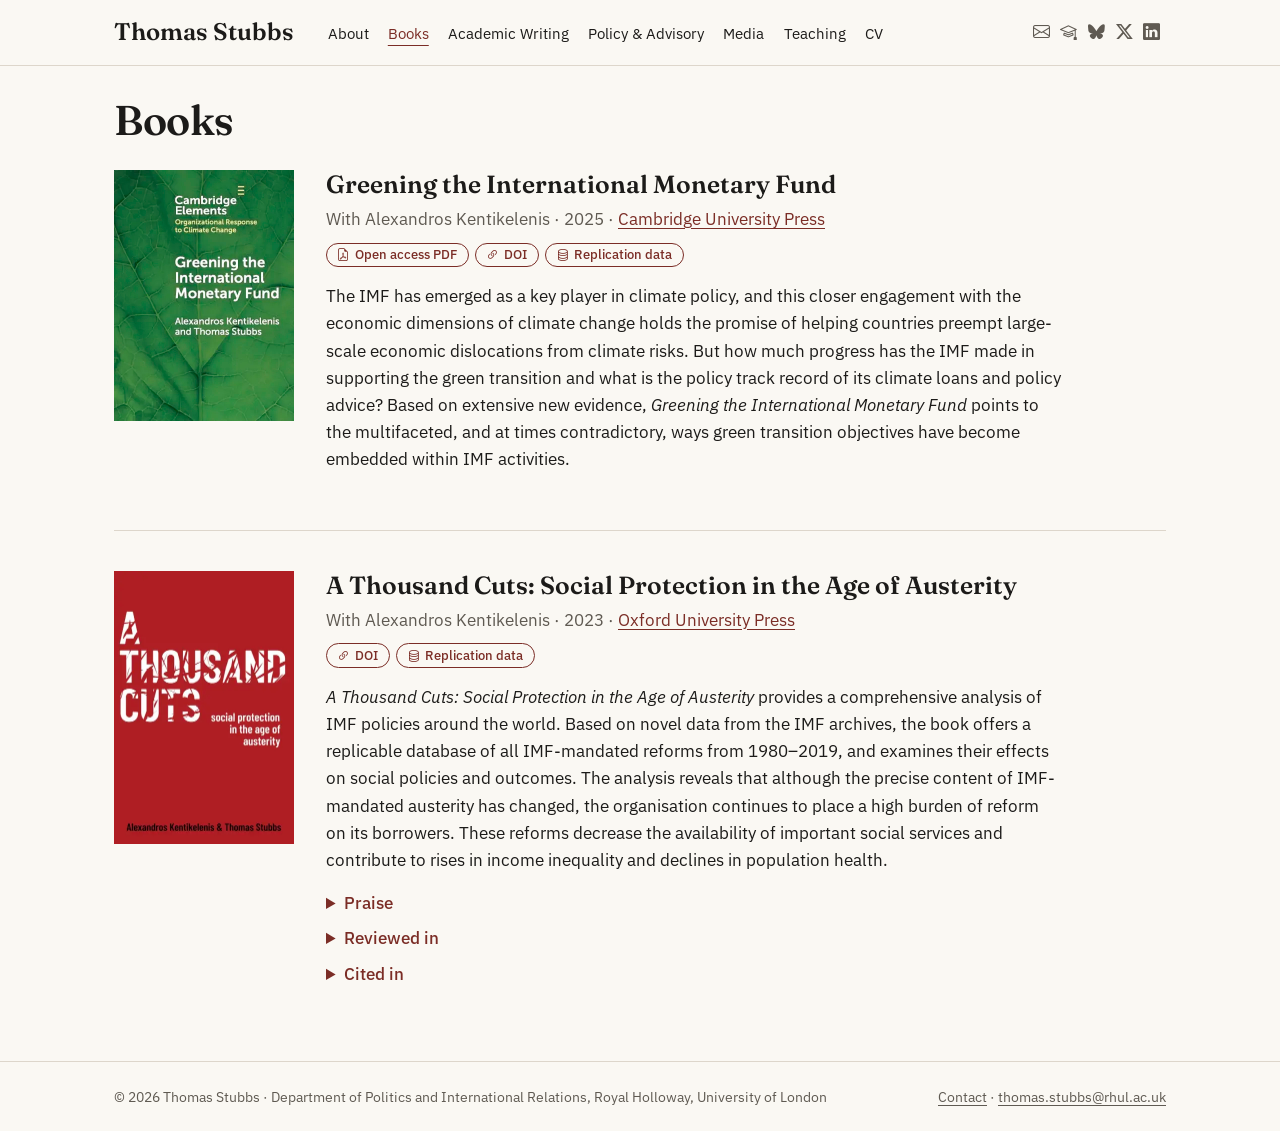
<file: docs/books/index.html>
<!DOCTYPE html>
<html xmlns="http://www.w3.org/1999/xhtml" lang="en-GB" xml:lang="en-GB"><head>

<meta charset="utf-8">
<meta name="generator" content="quarto-1.9.38">

<meta name="viewport" content="width=device-width, initial-scale=1.0, user-scalable=yes">

<meta name="description" content="Thomas Stubbs’s books with Alexandros Kentikelenis: Greening the International Monetary Fund (2025) and A Thousand Cuts: Social Protection in the Age of Austerity (2023).">

<title>Books | Thomas Stubbs</title>
<style>
/* Default styles provided by pandoc.
** See https://pandoc.org/MANUAL.html#variables-for-html for config info.
*/
code{white-space: pre-wrap;}
span.smallcaps{font-variant: small-caps;}
div.columns{display: flex; gap: min(4vw, 1.5em);}
div.column{flex: auto; overflow-x: auto;}
div.hanging-indent{margin-left: 1.5em; text-indent: -1.5em;}
ul.task-list{list-style: none;}
ul.task-list li input[type="checkbox"] {
  width: 0.8em;
  margin: 0 0.8em 0.2em -1em; /* quarto-specific, see https://github.com/quarto-dev/quarto-cli/issues/4556 */ 
  vertical-align: middle;
}
</style>


<script src="../site_libs/quarto-nav/quarto-nav.js"></script>
<script src="../site_libs/quarto-nav/headroom.min.js"></script>
<link href="../images/favicon.png" rel="icon" type="image/png">
<script src="../site_libs/clipboard/clipboard.min.js"></script>
<script src="../site_libs/quarto-html/quarto.js" type="module"></script>
<script src="../site_libs/quarto-html/tabsets/tabsets.js" type="module"></script>
<script src="../site_libs/quarto-html/popper.min.js"></script>
<script src="../site_libs/quarto-html/tippy.umd.min.js"></script>
<script src="../site_libs/quarto-html/anchor.min.js"></script>
<link href="../site_libs/quarto-html/tippy.css" rel="stylesheet">
<link href="../site_libs/quarto-html/quarto-syntax-highlighting-15634bcf2e68342d4ad2dfa704d543f6.css" rel="stylesheet" id="quarto-text-highlighting-styles">
<script src="../site_libs/bootstrap/bootstrap.min.js"></script>
<link href="../site_libs/bootstrap/bootstrap-icons.css" rel="stylesheet">
<link href="../site_libs/bootstrap/bootstrap-f509421370c89d03c74298033657f238.min.css" rel="stylesheet" append-hash="true" id="quarto-bootstrap" data-mode="light">
<script id="quarto-search-options" type="application/json">{
  "language": {
    "search-no-results-text": "No results",
    "search-matching-documents-text": "matching documents",
    "search-copy-link-title": "Copy link to search",
    "search-hide-matches-text": "Hide additional matches",
    "search-more-match-text": "more match in this document",
    "search-more-matches-text": "more matches in this document",
    "search-clear-button-title": "Clear",
    "search-text-placeholder": "",
    "search-detached-cancel-button-title": "Cancel",
    "search-submit-button-title": "Submit",
    "search-label": "Search"
  }
}</script>
<script async="" src="https://www.googletagmanager.com/gtag/js?id=G-SD0DBH1WWM"></script>

<script type="text/javascript">

window.dataLayer = window.dataLayer || [];
function gtag(){dataLayer.push(arguments);}
gtag('js', new Date());
gtag('config', 'G-SD0DBH1WWM', { 'anonymize_ip': true});
</script>
<meta name="format-detection" content="telephone=no, date=no, address=no, email=no">


<link rel="stylesheet" href="../styles/fonts.css">
<link rel="canonical" href="https://tstubbs.net/books/">
</head>

<body class="nav-fixed fullcontent quarto-light">

<div id="quarto-search-results"></div>
  <header id="quarto-header" class="headroom fixed-top">
    <nav class="navbar navbar-expand-lg " data-bs-theme="dark">
      <div class="navbar-container container-fluid">
      <div class="navbar-brand-container mx-auto">
    <a class="navbar-brand" href="../index.html">
    <span class="navbar-title">Thomas Stubbs</span>
    </a>
  </div>
          <button class="navbar-toggler" type="button" data-bs-toggle="collapse" data-bs-target="#navbarCollapse" aria-controls="navbarCollapse" role="menu" aria-expanded="false" aria-label="Toggle navigation" onclick="if (window.quartoToggleHeadroom) { window.quartoToggleHeadroom(); }">
  <span class="navbar-toggler-icon"></span>
</button>
          <div class="collapse navbar-collapse" id="navbarCollapse">
            <ul class="navbar-nav navbar-nav-scroll me-auto">
  <li class="nav-item">
    <a class="nav-link" href="../about/index.html"> 
<span class="menu-text">About</span></a>
  </li>  
  <li class="nav-item">
    <a class="nav-link active" href="../books/index.html" aria-current="page"> 
<span class="menu-text">Books</span></a>
  </li>  
  <li class="nav-item">
    <a class="nav-link" href="../publications/index.html"> 
<span class="menu-text">Academic Writing</span></a>
  </li>  
  <li class="nav-item">
    <a class="nav-link" href="../policy/index.html"> 
<span class="menu-text">Policy &amp; Advisory</span></a>
  </li>  
  <li class="nav-item">
    <a class="nav-link" href="../media/index.html"> 
<span class="menu-text">Media</span></a>
  </li>  
  <li class="nav-item">
    <a class="nav-link" href="../teaching/index.html"> 
<span class="menu-text">Teaching</span></a>
  </li>  
  <li class="nav-item">
    <a class="nav-link" href="../cv/index.html"> 
<span class="menu-text">CV</span></a>
  </li>  
</ul>
            <ul class="navbar-nav navbar-nav-scroll ms-auto">
  <li class="nav-item compact">
    <a class="nav-link" href="mailto:thomas.stubbs@rhul.ac.uk"> <i class="bi bi-envelope" role="img" aria-label="Email">
</i> 
<span class="menu-text"></span></a>
  </li>  
  <li class="nav-item compact">
    <a class="nav-link" href="https://scholar.google.com/citations?user=iezkZAcAAAAJ"> <i class="bi bi-mortarboard" role="img" aria-label="Google Scholar">
</i> 
<span class="menu-text"></span></a>
  </li>  
  <li class="nav-item compact">
    <a class="nav-link" href="https://bsky.app/profile/thomstubbs.bsky.social"> <i class="bi bi-bluesky" role="img" aria-label="Bluesky">
</i> 
<span class="menu-text"></span></a>
  </li>  
  <li class="nav-item compact">
    <a class="nav-link" href="https://x.com/thomstubbs"> <i class="bi bi-twitter-x" role="img" aria-label="X">
</i> 
<span class="menu-text"></span></a>
  </li>  
  <li class="nav-item compact">
    <a class="nav-link" href="https://www.linkedin.com/in/thomas-stubbs-50a769253/"> <i class="bi bi-linkedin" role="img" aria-label="LinkedIn">
</i> 
<span class="menu-text"></span></a>
  </li>  
</ul>
          </div> <!-- /navcollapse -->
            <div class="quarto-navbar-tools">
</div>
      </div> <!-- /container-fluid -->
    </nav>
</header>
<!-- content -->
<div id="quarto-content" class="quarto-container page-columns page-rows-contents page-layout-article page-navbar">
<!-- sidebar -->
<!-- margin-sidebar -->
    
<!-- main -->
<main class="content" id="quarto-document-content">
<a class="visually-hidden-focusable skip-link" href="#quarto-document-content">Skip to main content</a>
<script>
  // Quarto inserts this include inside <main>. Move the link to the start of
  // <body>, so it is the first thing a keyboard user reaches.
  (function () {
    var link = document.currentScript.previousElementSibling;
    document.body.insertBefore(link, document.body.firstChild);
  })();
</script>

<header id="title-block-header" class="quarto-title-block default">
<div class="quarto-title">
<h1 class="title">Books</h1>
</div>



<div class="quarto-title-meta">

    
  
    
  </div>
  


</header>


<div class="book">
<p><img src="../images/cover-greening-the-imf.webp" alt="Cover of Greening the International Monetary Fund" width="180" height="251"></p>
<div class="book-body">
<h2 class="book-title anchored" id="greening-the-international-monetary-fund">Greening the International Monetary Fund</h2><p class="book-meta">With Alexandros Kentikelenis · 2025 · <a href="https://www.cambridge.org/core_title/gb/626425">Cambridge University Press</a></p><div class="pub-buttons"><a class="pub-btn" href="../files/publications/XQ7NW3ZS.pdf"><i class="bi bi-file-earmark-pdf" aria-hidden="true"></i> Open access PDF</a><a class="pub-btn" href="https://doi.org/10.1017/9781009697491"><i class="bi bi-link-45deg" aria-hidden="true"></i> DOI</a><a class="pub-btn" href="https://doi.org/10.7910/DVN/8BSKWO"><i class="bi bi-database" aria-hidden="true"></i> Replication data</a></div>
<p>The IMF has emerged as a key player in climate policy, and this closer engagement with the economic dimensions of climate change holds the promise of helping countries preempt large-scale economic dislocations from climate risks. But how much progress has the IMF made in supporting the green transition and what is the policy track record of its climate loans and policy advice? Based on extensive new evidence, <em>Greening the International Monetary Fund</em> points to the multifaceted, and at times contradictory, ways green transition objectives have become embedded within IMF activities.</p>
</div>
</div>
<div class="book">
<p><img src="../images/cover-a-thousand-cuts.webp" alt="Cover of A Thousand Cuts" width="180" height="274"></p>
<div class="book-body">
<h2 class="book-title anchored" id="a-thousand-cuts">A Thousand Cuts: Social Protection in the Age of Austerity</h2><p class="book-meta">With Alexandros Kentikelenis · 2023 · <a href="https://global.oup.com/academic/product/a-thousand-cuts-9780190637736">Oxford University Press</a></p><div class="pub-buttons"><a class="pub-btn" href="https://doi.org/10.1093/oso/9780190637736.001.0001"><i class="bi bi-link-45deg" aria-hidden="true"></i> DOI</a><a class="pub-btn" href="https://doi.org/10.7910/DVN/DPV99L"><i class="bi bi-database" aria-hidden="true"></i> Replication data</a></div>
<p><em>A Thousand Cuts: Social Protection in the Age of Austerity</em> provides a comprehensive analysis of IMF policies around the world. Based on novel data from the IMF archives, the book offers a replicable database of all IMF-mandated reforms from 1980–2019, and examines their effects on social policies and outcomes. The analysis reveals that although the precise content of IMF-mandated austerity has changed, the organisation continues to place a high burden of reform on its borrowers. These reforms decrease the availability of important social services and contribute to rises in income inequality and declines in population health.</p>
<details class="book-fold">
<summary>
Praise
</summary>
<blockquote class="blockquote">
<p>“<em>A Thousand Cuts</em> is the most significant piece of research on austerity’s pernicious effects in the Global South. Alexandros Kentikelenis and Thomas Stubbs meticulously demonstrate that budget cuts fail poorer countries time and time again. This is essential reading for anyone concerned with how the world can avoid economic mistakes of the past, and how governments can implement policies that promote social protection.”</p>
<p>Mark Blyth, The William R. Rhodes ’57 Professor of International Economics, Brown University</p>
</blockquote>
<blockquote class="blockquote">
<p>“This carefully researched book examines more than 6,000 IMF loan documents over four decades to show convincingly that IMF conditionalities still require regressive public policies that in turn have regressive socio-economic outcomes. Such an important book must be read carefully in every national capital, and most of all in Washington, D.C. It forms the basis for arguments for major change if the IMF is to be fit for purpose in the contemporary world economy.”</p>
<p>Jayati Ghosh, Professor of Economics, University of Massachusetts Amherst</p>
</blockquote>
<blockquote class="blockquote">
<p>“In brilliant, novel detail, <em>A Thousand Cuts</em> provides a devastating indictment of the IMF’s austerity-driven conditionality and its systemic undermining of social policies and outcomes. It should be required reading not just for scholars and policy activists, but also for IMF staff intent on substantively changing the institution’s practices.”</p>
<p>Daniela Gabor, Professor of Economics, School of Oriental and African Studies</p>
</blockquote>
<blockquote class="blockquote">
<p>“<em>A Thousand Cuts</em> is the first comprehensive, data-driven analysis of the outcomes of IMF lending policies. While the methodology is rigorous and writing style elegant, the conclusions are not pretty. Kentikelenis and Stubbs document the consistently devastating social consequences of ill-conceived austerity measures by the IMF. This truly original and alarming new volume is mandatory reading for anyone interested in how to build a more progressive global economic governance based on evidence over ideology.”</p>
<p>Kevin P. Gallagher, Director of the Global Development Policy Center, Boston University</p>
</blockquote>
</details>
<details class="book-fold">
<summary>
Reviewed in
</summary>
<ul>
<li><a href="https://doi.org/10.1093/ia/iiae111">International Affairs</a></li>
<li><a href="https://doi.org/10.1080/00220388.2024.2350777">Journal of Development Studies</a></li>
<li><a href="https://doi.org/10.1111/1475-4932.12825">Economic Record</a></li>
<li><a href="https://doi.org/10.1007/s10991-024-09375-9">Liverpool Law Review</a></li>
<li><a href="https://www.pw-portal.de/demokratie-und-frieden/ueberblick/alexandros-kentikelenis-thomas-stubbs-a-thousand-cuts-social-protection-in-the-age-of-austerity">Portal für Politikwissenschaft</a></li>
</ul>
</details>
<details class="book-fold"><summary>Cited in</summary><ul><li>IMF Independent Evaluation Office (2025). <a href="https://ieo.imf.org/en/-/media/ieo/files/evaluations/completed/12-16-2025-imf-advice-on-fiscal-policy/fp-bp2-fiscal-policy-advice-to-emmies.pdf">The IMF’s Fiscal Policy Advice to Emerging Market and Middle-Income Economies (BP/25-01/02)</a></li><li>International Labour Organization (2024). <a href="https://www.ilo.org/publications/combating-inequalities-what-role-universal-social-protection">Combating inequalities: What role for universal social protection? (Working Paper No. 128)</a></li></ul></details>
</div>
</div>



</main> <!-- /main -->
<script id="quarto-html-after-body" type="application/javascript">
  window.document.addEventListener("DOMContentLoaded", function (event) {
    const icon = "";
    const anchorJS = new window.AnchorJS();
    anchorJS.options = {
      placement: 'right',
      icon: icon
    };
    anchorJS.add('.anchored');
    const isCodeAnnotation = (el) => {
      for (const clz of el.classList) {
        if (clz.startsWith('code-annotation-')) {                     
          return true;
        }
      }
      return false;
    }
    const onCopySuccess = function(e) {
      // button target
      const button = e.trigger;
      // don't keep focus
      button.blur();
      // flash "checked"
      button.classList.add('code-copy-button-checked');
      var currentTitle = button.getAttribute("title");
      button.setAttribute("title", "Copied!");
      let tooltip;
      if (window.bootstrap) {
        button.setAttribute("data-bs-toggle", "tooltip");
        button.setAttribute("data-bs-placement", "left");
        button.setAttribute("data-bs-title", "Copied!");
        tooltip = new bootstrap.Tooltip(button, 
          { trigger: "manual", 
            customClass: "code-copy-button-tooltip",
            offset: [0, -8]});
        tooltip.show();    
      }
      setTimeout(function() {
        if (tooltip) {
          tooltip.hide();
          button.removeAttribute("data-bs-title");
          button.removeAttribute("data-bs-toggle");
          button.removeAttribute("data-bs-placement");
        }
        button.setAttribute("title", currentTitle);
        button.classList.remove('code-copy-button-checked');
      }, 1000);
      // clear code selection
      e.clearSelection();
    }
    const getTextToCopy = function(trigger) {
      const outerScaffold = trigger.parentElement.cloneNode(true);
      const codeEl = outerScaffold.querySelector('code');
      for (const childEl of codeEl.children) {
        if (isCodeAnnotation(childEl)) {
          childEl.remove();
        }
      }
      return codeEl.innerText;
    }
    const clipboard = new window.ClipboardJS('.code-copy-button:not([data-in-quarto-modal])', {
      text: getTextToCopy
    });
    clipboard.on('success', onCopySuccess);
    if (window.document.getElementById('quarto-embedded-source-code-modal')) {
      const clipboardModal = new window.ClipboardJS('.code-copy-button[data-in-quarto-modal]', {
        text: getTextToCopy,
        container: window.document.getElementById('quarto-embedded-source-code-modal')
      });
      clipboardModal.on('success', onCopySuccess);
    }
      var localhostRegex = new RegExp(/^(?:http|https):\/\/localhost\:?[0-9]*\//);
      var mailtoRegex = new RegExp(/^mailto:/);
        var filterRegex = new RegExp("https:\/\/tstubbs\.net\/");
      var isInternal = (href) => {
          return filterRegex.test(href) || localhostRegex.test(href) || mailtoRegex.test(href);
      }
      // Inspect non-navigation links and adorn them if external
     var links = window.document.querySelectorAll('a[href]:not(.nav-link):not(.navbar-brand):not(.toc-action):not(.sidebar-link):not(.sidebar-item-toggle):not(.pagination-link):not(.no-external):not([aria-hidden]):not(.dropdown-item):not(.quarto-navigation-tool):not(.about-link)');
      for (var i=0; i<links.length; i++) {
        const link = links[i];
        if (!isInternal(link.href)) {
          // undo the damage that might have been done by quarto-nav.js in the case of
          // links that we want to consider external
          if (link.dataset.originalHref !== undefined) {
            link.href = link.dataset.originalHref;
          }
        }
      }
    function tippyHover(el, contentFn, onTriggerFn, onUntriggerFn) {
      const config = {
        allowHTML: true,
        maxWidth: 500,
        delay: 100,
        arrow: false,
        appendTo: function(el) {
            return el.parentElement;
        },
        interactive: true,
        interactiveBorder: 10,
        theme: 'quarto',
        placement: 'bottom-start',
      };
      if (contentFn) {
        config.content = contentFn;
      }
      if (onTriggerFn) {
        config.onTrigger = onTriggerFn;
      }
      if (onUntriggerFn) {
        config.onUntrigger = onUntriggerFn;
      }
      window.tippy(el, config); 
    }
    const noterefs = window.document.querySelectorAll('a[role="doc-noteref"]');
    for (var i=0; i<noterefs.length; i++) {
      const ref = noterefs[i];
      tippyHover(ref, function() {
        // use id or data attribute instead here
        let href = ref.getAttribute('data-footnote-href') || ref.getAttribute('href');
        try { href = new URL(href).hash; } catch {}
        const id = href.replace(/^#\/?/, "");
        const note = window.document.getElementById(id);
        if (note) {
          return note.innerHTML;
        } else {
          return "";
        }
      });
    }
    const xrefs = window.document.querySelectorAll('a.quarto-xref');
    const processXRef = (id, note) => {
      // Strip column container classes
      const stripColumnClz = (el) => {
        el.classList.remove("page-full", "page-columns");
        if (el.children) {
          for (const child of el.children) {
            stripColumnClz(child);
          }
        }
      }
      stripColumnClz(note)
      if (id === null || id.startsWith('sec-')) {
        // Special case sections, only their first couple elements
        const container = document.createElement("div");
        if (note.children && note.children.length > 2) {
          container.appendChild(note.children[0].cloneNode(true));
          for (let i = 1; i < note.children.length; i++) {
            const child = note.children[i];
            if (child.tagName === "P" && child.innerText === "") {
              continue;
            } else {
              container.appendChild(child.cloneNode(true));
              break;
            }
          }
          if (window.Quarto?.typesetMath) {
            window.Quarto.typesetMath(container);
          }
          return container.innerHTML
        } else {
          if (window.Quarto?.typesetMath) {
            window.Quarto.typesetMath(note);
          }
          return note.innerHTML;
        }
      } else {
        // Remove any anchor links if they are present
        const anchorLink = note.querySelector('a.anchorjs-link');
        if (anchorLink) {
          anchorLink.remove();
        }
        if (window.Quarto?.typesetMath) {
          window.Quarto.typesetMath(note);
        }
        if (note.classList.contains("callout")) {
          return note.outerHTML;
        } else {
          return note.innerHTML;
        }
      }
    }
    for (var i=0; i<xrefs.length; i++) {
      const xref = xrefs[i];
      tippyHover(xref, undefined, function(instance) {
        instance.disable();
        let url = xref.getAttribute('href');
        let hash = undefined; 
        if (url.startsWith('#')) {
          hash = url;
        } else {
          try { hash = new URL(url).hash; } catch {}
        }
        if (hash) {
          const id = hash.replace(/^#\/?/, "");
          const note = window.document.getElementById(id);
          if (note !== null) {
            try {
              const html = processXRef(id, note.cloneNode(true));
              instance.setContent(html);
            } finally {
              instance.enable();
              instance.show();
            }
          } else {
            // See if we can fetch this
            fetch(url.split('#')[0])
            .then(res => res.text())
            .then(html => {
              const parser = new DOMParser();
              const htmlDoc = parser.parseFromString(html, "text/html");
              const note = htmlDoc.getElementById(id);
              if (note !== null) {
                const html = processXRef(id, note);
                instance.setContent(html);
              } 
            }).finally(() => {
              instance.enable();
              instance.show();
            });
          }
        } else {
          // See if we can fetch a full url (with no hash to target)
          // This is a special case and we should probably do some content thinning / targeting
          fetch(url)
          .then(res => res.text())
          .then(html => {
            const parser = new DOMParser();
            const htmlDoc = parser.parseFromString(html, "text/html");
            const note = htmlDoc.querySelector('main.content');
            if (note !== null) {
              // This should only happen for chapter cross references
              // (since there is no id in the URL)
              // remove the first header
              if (note.children.length > 0 && note.children[0].tagName === "HEADER") {
                note.children[0].remove();
              }
              const html = processXRef(null, note);
              instance.setContent(html);
            } 
          }).finally(() => {
            instance.enable();
            instance.show();
          });
        }
      }, function(instance) {
      });
    }
        let selectedAnnoteEl;
        const selectorForAnnotation = ( cell, annotation) => {
          let cellAttr = 'data-code-cell="' + cell + '"';
          let lineAttr = 'data-code-annotation="' +  annotation + '"';
          const selector = 'span[' + cellAttr + '][' + lineAttr + ']';
          return selector;
        }
        const selectCodeLines = (annoteEl) => {
          const doc = window.document;
          const targetCell = annoteEl.getAttribute("data-target-cell");
          const targetAnnotation = annoteEl.getAttribute("data-target-annotation");
          const annoteSpan = window.document.querySelector(selectorForAnnotation(targetCell, targetAnnotation));
          const lines = annoteSpan.getAttribute("data-code-lines").split(",");
          const lineIds = lines.map((line) => {
            return targetCell + "-" + line;
          })
          let top = null;
          let height = null;
          let parent = null;
          if (lineIds.length > 0) {
              //compute the position of the single el (top and bottom and make a div)
              const el = window.document.getElementById(lineIds[0]);
              top = el.offsetTop;
              height = el.offsetHeight;
              parent = el.parentElement.parentElement;
            if (lineIds.length > 1) {
              const lastEl = window.document.getElementById(lineIds[lineIds.length - 1]);
              const bottom = lastEl.offsetTop + lastEl.offsetHeight;
              height = bottom - top;
            }
            if (top !== null && height !== null && parent !== null) {
              // cook up a div (if necessary) and position it 
              let div = window.document.getElementById("code-annotation-line-highlight");
              if (div === null) {
                div = window.document.createElement("div");
                div.setAttribute("id", "code-annotation-line-highlight");
                div.style.position = 'absolute';
                parent.appendChild(div);
              }
              div.style.top = top - 2 + "px";
              div.style.height = height + 4 + "px";
              div.style.left = 0;
              let gutterDiv = window.document.getElementById("code-annotation-line-highlight-gutter");
              if (gutterDiv === null) {
                gutterDiv = window.document.createElement("div");
                gutterDiv.setAttribute("id", "code-annotation-line-highlight-gutter");
                gutterDiv.style.position = 'absolute';
                const codeCell = window.document.getElementById(targetCell);
                const gutter = codeCell.querySelector('.code-annotation-gutter');
                gutter.appendChild(gutterDiv);
              }
              gutterDiv.style.top = top - 2 + "px";
              gutterDiv.style.height = height + 4 + "px";
            }
            selectedAnnoteEl = annoteEl;
          }
        };
        const unselectCodeLines = () => {
          const elementsIds = ["code-annotation-line-highlight", "code-annotation-line-highlight-gutter"];
          elementsIds.forEach((elId) => {
            const div = window.document.getElementById(elId);
            if (div) {
              div.remove();
            }
          });
          selectedAnnoteEl = undefined;
        };
          // Handle positioning of the toggle
      window.addEventListener(
        "resize",
        throttle(() => {
          elRect = undefined;
          if (selectedAnnoteEl) {
            selectCodeLines(selectedAnnoteEl);
          }
        }, 10)
      );
      function throttle(fn, ms) {
      let throttle = false;
      let timer;
        return (...args) => {
          if(!throttle) { // first call gets through
              fn.apply(this, args);
              throttle = true;
          } else { // all the others get throttled
              if(timer) clearTimeout(timer); // cancel #2
              timer = setTimeout(() => {
                fn.apply(this, args);
                timer = throttle = false;
              }, ms);
          }
        };
      }
        // Attach click handler to the DT
        const annoteDls = window.document.querySelectorAll('dt[data-target-cell]');
        for (const annoteDlNode of annoteDls) {
          annoteDlNode.addEventListener('click', (event) => {
            const clickedEl = event.target;
            if (clickedEl !== selectedAnnoteEl) {
              unselectCodeLines();
              const activeEl = window.document.querySelector('dt[data-target-cell].code-annotation-active');
              if (activeEl) {
                activeEl.classList.remove('code-annotation-active');
              }
              selectCodeLines(clickedEl);
              clickedEl.classList.add('code-annotation-active');
            } else {
              // Unselect the line
              unselectCodeLines();
              clickedEl.classList.remove('code-annotation-active');
            }
          });
        }
    const findCites = (el) => {
      const parentEl = el.parentElement;
      if (parentEl) {
        const cites = parentEl.dataset.cites;
        if (cites) {
          return {
            el,
            cites: cites.split(' ')
          };
        } else {
          return findCites(el.parentElement)
        }
      } else {
        return undefined;
      }
    };
    var bibliorefs = window.document.querySelectorAll('a[role="doc-biblioref"]');
    for (var i=0; i<bibliorefs.length; i++) {
      const ref = bibliorefs[i];
      const citeInfo = findCites(ref);
      if (citeInfo) {
        tippyHover(citeInfo.el, function() {
          var popup = window.document.createElement('div');
          citeInfo.cites.forEach(function(cite) {
            var citeDiv = window.document.createElement('div');
            citeDiv.classList.add('hanging-indent');
            citeDiv.classList.add('csl-entry');
            var biblioDiv = window.document.getElementById('ref-' + cite);
            if (biblioDiv) {
              citeDiv.innerHTML = biblioDiv.innerHTML;
            }
            popup.appendChild(citeDiv);
          });
          return popup.innerHTML;
        });
      }
    }
  });
  </script>
</div> <!-- /content -->
<footer class="footer">
  <div class="nav-footer">
    <div class="nav-footer-left">
<p>© 2026 Thomas Stubbs · Department of Politics and International Relations, Royal Holloway, University of London</p>
</div>   
    <div class="nav-footer-center">
      &nbsp;
    </div>
    <div class="nav-footer-right">
<p><a href="../contact/index.html">Contact</a> · <a href="mailto:thomas.stubbs@rhul.ac.uk">thomas.stubbs@rhul.ac.uk</a></p>
</div>
  </div>
</footer>




</body></html>
</file>
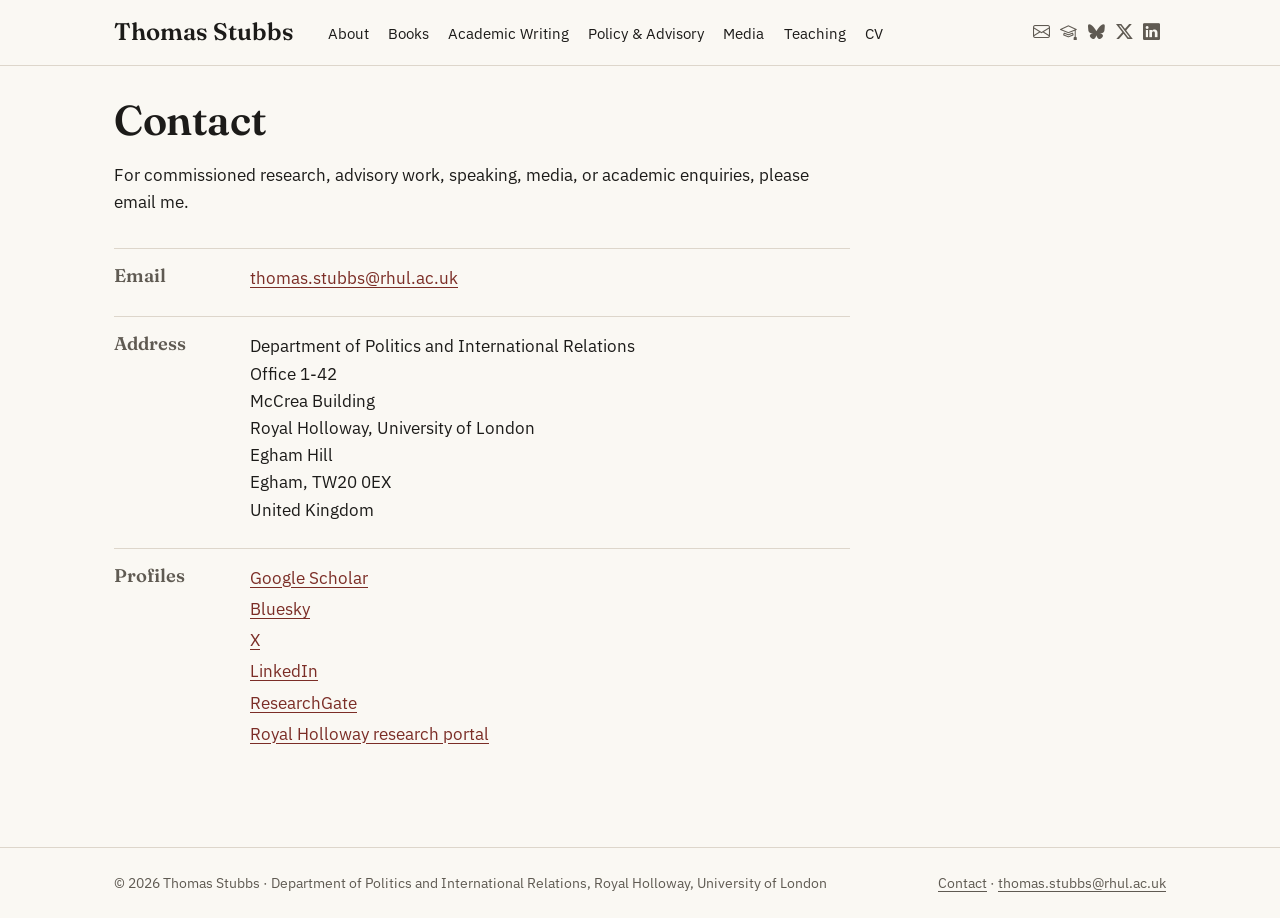
<file: docs/contact/index.html>
<!DOCTYPE html>
<html xmlns="http://www.w3.org/1999/xhtml" lang="en-GB" xml:lang="en-GB"><head>

<meta charset="utf-8">
<meta name="generator" content="quarto-1.9.38">

<meta name="viewport" content="width=device-width, initial-scale=1.0, user-scalable=yes">

<meta name="description" content="How to contact Thomas Stubbs for commissioned research, advisory work, speaking, media, or academic enquiries: email, postal address, and research profiles.">

<title>Contact | Thomas Stubbs</title>
<style>
/* Default styles provided by pandoc.
** See https://pandoc.org/MANUAL.html#variables-for-html for config info.
*/
code{white-space: pre-wrap;}
span.smallcaps{font-variant: small-caps;}
div.columns{display: flex; gap: min(4vw, 1.5em);}
div.column{flex: auto; overflow-x: auto;}
div.hanging-indent{margin-left: 1.5em; text-indent: -1.5em;}
ul.task-list{list-style: none;}
ul.task-list li input[type="checkbox"] {
  width: 0.8em;
  margin: 0 0.8em 0.2em -1em; /* quarto-specific, see https://github.com/quarto-dev/quarto-cli/issues/4556 */ 
  vertical-align: middle;
}
</style>


<script src="../site_libs/quarto-nav/quarto-nav.js"></script>
<script src="../site_libs/quarto-nav/headroom.min.js"></script>
<link href="../images/favicon.png" rel="icon" type="image/png">
<script src="../site_libs/clipboard/clipboard.min.js"></script>
<script src="../site_libs/quarto-html/quarto.js" type="module"></script>
<script src="../site_libs/quarto-html/tabsets/tabsets.js" type="module"></script>
<script src="../site_libs/quarto-html/popper.min.js"></script>
<script src="../site_libs/quarto-html/tippy.umd.min.js"></script>
<script src="../site_libs/quarto-html/anchor.min.js"></script>
<link href="../site_libs/quarto-html/tippy.css" rel="stylesheet">
<link href="../site_libs/quarto-html/quarto-syntax-highlighting-15634bcf2e68342d4ad2dfa704d543f6.css" rel="stylesheet" id="quarto-text-highlighting-styles">
<script src="../site_libs/bootstrap/bootstrap.min.js"></script>
<link href="../site_libs/bootstrap/bootstrap-icons.css" rel="stylesheet">
<link href="../site_libs/bootstrap/bootstrap-f509421370c89d03c74298033657f238.min.css" rel="stylesheet" append-hash="true" id="quarto-bootstrap" data-mode="light">
<script id="quarto-search-options" type="application/json">{
  "language": {
    "search-no-results-text": "No results",
    "search-matching-documents-text": "matching documents",
    "search-copy-link-title": "Copy link to search",
    "search-hide-matches-text": "Hide additional matches",
    "search-more-match-text": "more match in this document",
    "search-more-matches-text": "more matches in this document",
    "search-clear-button-title": "Clear",
    "search-text-placeholder": "",
    "search-detached-cancel-button-title": "Cancel",
    "search-submit-button-title": "Submit",
    "search-label": "Search"
  }
}</script>
<script async="" src="https://www.googletagmanager.com/gtag/js?id=G-SD0DBH1WWM"></script>

<script type="text/javascript">

window.dataLayer = window.dataLayer || [];
function gtag(){dataLayer.push(arguments);}
gtag('js', new Date());
gtag('config', 'G-SD0DBH1WWM', { 'anonymize_ip': true});
</script>
<meta name="format-detection" content="telephone=no, date=no, address=no, email=no">


<link rel="stylesheet" href="../styles/fonts.css">
<link rel="canonical" href="https://tstubbs.net/contact/">
</head>

<body class="nav-fixed fullcontent quarto-light">

<div id="quarto-search-results"></div>
  <header id="quarto-header" class="headroom fixed-top">
    <nav class="navbar navbar-expand-lg " data-bs-theme="dark">
      <div class="navbar-container container-fluid">
      <div class="navbar-brand-container mx-auto">
    <a class="navbar-brand" href="../index.html">
    <span class="navbar-title">Thomas Stubbs</span>
    </a>
  </div>
          <button class="navbar-toggler" type="button" data-bs-toggle="collapse" data-bs-target="#navbarCollapse" aria-controls="navbarCollapse" role="menu" aria-expanded="false" aria-label="Toggle navigation" onclick="if (window.quartoToggleHeadroom) { window.quartoToggleHeadroom(); }">
  <span class="navbar-toggler-icon"></span>
</button>
          <div class="collapse navbar-collapse" id="navbarCollapse">
            <ul class="navbar-nav navbar-nav-scroll me-auto">
  <li class="nav-item">
    <a class="nav-link" href="../about/index.html"> 
<span class="menu-text">About</span></a>
  </li>  
  <li class="nav-item">
    <a class="nav-link" href="../books/index.html"> 
<span class="menu-text">Books</span></a>
  </li>  
  <li class="nav-item">
    <a class="nav-link" href="../publications/index.html"> 
<span class="menu-text">Academic Writing</span></a>
  </li>  
  <li class="nav-item">
    <a class="nav-link" href="../policy/index.html"> 
<span class="menu-text">Policy &amp; Advisory</span></a>
  </li>  
  <li class="nav-item">
    <a class="nav-link" href="../media/index.html"> 
<span class="menu-text">Media</span></a>
  </li>  
  <li class="nav-item">
    <a class="nav-link" href="../teaching/index.html"> 
<span class="menu-text">Teaching</span></a>
  </li>  
  <li class="nav-item">
    <a class="nav-link" href="../cv/index.html"> 
<span class="menu-text">CV</span></a>
  </li>  
</ul>
            <ul class="navbar-nav navbar-nav-scroll ms-auto">
  <li class="nav-item compact">
    <a class="nav-link" href="mailto:thomas.stubbs@rhul.ac.uk"> <i class="bi bi-envelope" role="img" aria-label="Email">
</i> 
<span class="menu-text"></span></a>
  </li>  
  <li class="nav-item compact">
    <a class="nav-link" href="https://scholar.google.com/citations?user=iezkZAcAAAAJ"> <i class="bi bi-mortarboard" role="img" aria-label="Google Scholar">
</i> 
<span class="menu-text"></span></a>
  </li>  
  <li class="nav-item compact">
    <a class="nav-link" href="https://bsky.app/profile/thomstubbs.bsky.social"> <i class="bi bi-bluesky" role="img" aria-label="Bluesky">
</i> 
<span class="menu-text"></span></a>
  </li>  
  <li class="nav-item compact">
    <a class="nav-link" href="https://x.com/thomstubbs"> <i class="bi bi-twitter-x" role="img" aria-label="X">
</i> 
<span class="menu-text"></span></a>
  </li>  
  <li class="nav-item compact">
    <a class="nav-link" href="https://www.linkedin.com/in/thomas-stubbs-50a769253/"> <i class="bi bi-linkedin" role="img" aria-label="LinkedIn">
</i> 
<span class="menu-text"></span></a>
  </li>  
</ul>
          </div> <!-- /navcollapse -->
            <div class="quarto-navbar-tools">
</div>
      </div> <!-- /container-fluid -->
    </nav>
</header>
<!-- content -->
<div id="quarto-content" class="quarto-container page-columns page-rows-contents page-layout-article page-navbar">
<!-- sidebar -->
<!-- margin-sidebar -->
    
<!-- main -->
<main class="content" id="quarto-document-content">
<a class="visually-hidden-focusable skip-link" href="#quarto-document-content">Skip to main content</a>
<script>
  // Quarto inserts this include inside <main>. Move the link to the start of
  // <body>, so it is the first thing a keyboard user reaches.
  (function () {
    var link = document.currentScript.previousElementSibling;
    document.body.insertBefore(link, document.body.firstChild);
  })();
</script>

<header id="title-block-header" class="quarto-title-block default">
<div class="quarto-title">
<h1 class="title">Contact</h1>
</div>



<div class="quarto-title-meta">

    
  
    
  </div>
  


</header>


<p>For commissioned research, advisory work, speaking, media, or academic enquiries, please email me.</p>

<div class="contact-list">
<div class="contact-row"><h2 class="contact-label anchored">Email</h2><div class="contact-value"><p><a href="mailto:thomas.stubbs@rhul.ac.uk">thomas.stubbs@rhul.ac.uk</a></p></div></div>
<div class="contact-row"><h2 class="contact-label anchored">Address</h2><div class="contact-value"><p>Department of Politics and International Relations<br>Office 1-42<br>McCrea Building<br>Royal Holloway, University of London<br>Egham Hill<br>Egham, TW20 0EX<br>United Kingdom</p></div></div>
<div class="contact-row"><h2 class="contact-label anchored">Profiles</h2><div class="contact-value"><ul class="contact-links"><li><a href="https://scholar.google.com/citations?user=iezkZAcAAAAJ">Google Scholar</a></li><li><a href="https://bsky.app/profile/thomstubbs.bsky.social">Bluesky</a></li><li><a href="https://x.com/thomstubbs">X</a></li><li><a href="https://www.linkedin.com/in/thomas-stubbs-50a769253/">LinkedIn</a></li><li><a href="https://www.researchgate.net/profile/Thomas-Stubbs-4">ResearchGate</a></li><li><a href="https://pure.royalholloway.ac.uk/en/persons/thomas-stubbs">Royal Holloway research portal</a></li></ul></div></div>
</div>




</main> <!-- /main -->
<script id="quarto-html-after-body" type="application/javascript">
  window.document.addEventListener("DOMContentLoaded", function (event) {
    const icon = "";
    const anchorJS = new window.AnchorJS();
    anchorJS.options = {
      placement: 'right',
      icon: icon
    };
    anchorJS.add('.anchored');
    const isCodeAnnotation = (el) => {
      for (const clz of el.classList) {
        if (clz.startsWith('code-annotation-')) {                     
          return true;
        }
      }
      return false;
    }
    const onCopySuccess = function(e) {
      // button target
      const button = e.trigger;
      // don't keep focus
      button.blur();
      // flash "checked"
      button.classList.add('code-copy-button-checked');
      var currentTitle = button.getAttribute("title");
      button.setAttribute("title", "Copied!");
      let tooltip;
      if (window.bootstrap) {
        button.setAttribute("data-bs-toggle", "tooltip");
        button.setAttribute("data-bs-placement", "left");
        button.setAttribute("data-bs-title", "Copied!");
        tooltip = new bootstrap.Tooltip(button, 
          { trigger: "manual", 
            customClass: "code-copy-button-tooltip",
            offset: [0, -8]});
        tooltip.show();    
      }
      setTimeout(function() {
        if (tooltip) {
          tooltip.hide();
          button.removeAttribute("data-bs-title");
          button.removeAttribute("data-bs-toggle");
          button.removeAttribute("data-bs-placement");
        }
        button.setAttribute("title", currentTitle);
        button.classList.remove('code-copy-button-checked');
      }, 1000);
      // clear code selection
      e.clearSelection();
    }
    const getTextToCopy = function(trigger) {
      const outerScaffold = trigger.parentElement.cloneNode(true);
      const codeEl = outerScaffold.querySelector('code');
      for (const childEl of codeEl.children) {
        if (isCodeAnnotation(childEl)) {
          childEl.remove();
        }
      }
      return codeEl.innerText;
    }
    const clipboard = new window.ClipboardJS('.code-copy-button:not([data-in-quarto-modal])', {
      text: getTextToCopy
    });
    clipboard.on('success', onCopySuccess);
    if (window.document.getElementById('quarto-embedded-source-code-modal')) {
      const clipboardModal = new window.ClipboardJS('.code-copy-button[data-in-quarto-modal]', {
        text: getTextToCopy,
        container: window.document.getElementById('quarto-embedded-source-code-modal')
      });
      clipboardModal.on('success', onCopySuccess);
    }
      var localhostRegex = new RegExp(/^(?:http|https):\/\/localhost\:?[0-9]*\//);
      var mailtoRegex = new RegExp(/^mailto:/);
        var filterRegex = new RegExp("https:\/\/tstubbs\.net\/");
      var isInternal = (href) => {
          return filterRegex.test(href) || localhostRegex.test(href) || mailtoRegex.test(href);
      }
      // Inspect non-navigation links and adorn them if external
     var links = window.document.querySelectorAll('a[href]:not(.nav-link):not(.navbar-brand):not(.toc-action):not(.sidebar-link):not(.sidebar-item-toggle):not(.pagination-link):not(.no-external):not([aria-hidden]):not(.dropdown-item):not(.quarto-navigation-tool):not(.about-link)');
      for (var i=0; i<links.length; i++) {
        const link = links[i];
        if (!isInternal(link.href)) {
          // undo the damage that might have been done by quarto-nav.js in the case of
          // links that we want to consider external
          if (link.dataset.originalHref !== undefined) {
            link.href = link.dataset.originalHref;
          }
        }
      }
    function tippyHover(el, contentFn, onTriggerFn, onUntriggerFn) {
      const config = {
        allowHTML: true,
        maxWidth: 500,
        delay: 100,
        arrow: false,
        appendTo: function(el) {
            return el.parentElement;
        },
        interactive: true,
        interactiveBorder: 10,
        theme: 'quarto',
        placement: 'bottom-start',
      };
      if (contentFn) {
        config.content = contentFn;
      }
      if (onTriggerFn) {
        config.onTrigger = onTriggerFn;
      }
      if (onUntriggerFn) {
        config.onUntrigger = onUntriggerFn;
      }
      window.tippy(el, config); 
    }
    const noterefs = window.document.querySelectorAll('a[role="doc-noteref"]');
    for (var i=0; i<noterefs.length; i++) {
      const ref = noterefs[i];
      tippyHover(ref, function() {
        // use id or data attribute instead here
        let href = ref.getAttribute('data-footnote-href') || ref.getAttribute('href');
        try { href = new URL(href).hash; } catch {}
        const id = href.replace(/^#\/?/, "");
        const note = window.document.getElementById(id);
        if (note) {
          return note.innerHTML;
        } else {
          return "";
        }
      });
    }
    const xrefs = window.document.querySelectorAll('a.quarto-xref');
    const processXRef = (id, note) => {
      // Strip column container classes
      const stripColumnClz = (el) => {
        el.classList.remove("page-full", "page-columns");
        if (el.children) {
          for (const child of el.children) {
            stripColumnClz(child);
          }
        }
      }
      stripColumnClz(note)
      if (id === null || id.startsWith('sec-')) {
        // Special case sections, only their first couple elements
        const container = document.createElement("div");
        if (note.children && note.children.length > 2) {
          container.appendChild(note.children[0].cloneNode(true));
          for (let i = 1; i < note.children.length; i++) {
            const child = note.children[i];
            if (child.tagName === "P" && child.innerText === "") {
              continue;
            } else {
              container.appendChild(child.cloneNode(true));
              break;
            }
          }
          if (window.Quarto?.typesetMath) {
            window.Quarto.typesetMath(container);
          }
          return container.innerHTML
        } else {
          if (window.Quarto?.typesetMath) {
            window.Quarto.typesetMath(note);
          }
          return note.innerHTML;
        }
      } else {
        // Remove any anchor links if they are present
        const anchorLink = note.querySelector('a.anchorjs-link');
        if (anchorLink) {
          anchorLink.remove();
        }
        if (window.Quarto?.typesetMath) {
          window.Quarto.typesetMath(note);
        }
        if (note.classList.contains("callout")) {
          return note.outerHTML;
        } else {
          return note.innerHTML;
        }
      }
    }
    for (var i=0; i<xrefs.length; i++) {
      const xref = xrefs[i];
      tippyHover(xref, undefined, function(instance) {
        instance.disable();
        let url = xref.getAttribute('href');
        let hash = undefined; 
        if (url.startsWith('#')) {
          hash = url;
        } else {
          try { hash = new URL(url).hash; } catch {}
        }
        if (hash) {
          const id = hash.replace(/^#\/?/, "");
          const note = window.document.getElementById(id);
          if (note !== null) {
            try {
              const html = processXRef(id, note.cloneNode(true));
              instance.setContent(html);
            } finally {
              instance.enable();
              instance.show();
            }
          } else {
            // See if we can fetch this
            fetch(url.split('#')[0])
            .then(res => res.text())
            .then(html => {
              const parser = new DOMParser();
              const htmlDoc = parser.parseFromString(html, "text/html");
              const note = htmlDoc.getElementById(id);
              if (note !== null) {
                const html = processXRef(id, note);
                instance.setContent(html);
              } 
            }).finally(() => {
              instance.enable();
              instance.show();
            });
          }
        } else {
          // See if we can fetch a full url (with no hash to target)
          // This is a special case and we should probably do some content thinning / targeting
          fetch(url)
          .then(res => res.text())
          .then(html => {
            const parser = new DOMParser();
            const htmlDoc = parser.parseFromString(html, "text/html");
            const note = htmlDoc.querySelector('main.content');
            if (note !== null) {
              // This should only happen for chapter cross references
              // (since there is no id in the URL)
              // remove the first header
              if (note.children.length > 0 && note.children[0].tagName === "HEADER") {
                note.children[0].remove();
              }
              const html = processXRef(null, note);
              instance.setContent(html);
            } 
          }).finally(() => {
            instance.enable();
            instance.show();
          });
        }
      }, function(instance) {
      });
    }
        let selectedAnnoteEl;
        const selectorForAnnotation = ( cell, annotation) => {
          let cellAttr = 'data-code-cell="' + cell + '"';
          let lineAttr = 'data-code-annotation="' +  annotation + '"';
          const selector = 'span[' + cellAttr + '][' + lineAttr + ']';
          return selector;
        }
        const selectCodeLines = (annoteEl) => {
          const doc = window.document;
          const targetCell = annoteEl.getAttribute("data-target-cell");
          const targetAnnotation = annoteEl.getAttribute("data-target-annotation");
          const annoteSpan = window.document.querySelector(selectorForAnnotation(targetCell, targetAnnotation));
          const lines = annoteSpan.getAttribute("data-code-lines").split(",");
          const lineIds = lines.map((line) => {
            return targetCell + "-" + line;
          })
          let top = null;
          let height = null;
          let parent = null;
          if (lineIds.length > 0) {
              //compute the position of the single el (top and bottom and make a div)
              const el = window.document.getElementById(lineIds[0]);
              top = el.offsetTop;
              height = el.offsetHeight;
              parent = el.parentElement.parentElement;
            if (lineIds.length > 1) {
              const lastEl = window.document.getElementById(lineIds[lineIds.length - 1]);
              const bottom = lastEl.offsetTop + lastEl.offsetHeight;
              height = bottom - top;
            }
            if (top !== null && height !== null && parent !== null) {
              // cook up a div (if necessary) and position it 
              let div = window.document.getElementById("code-annotation-line-highlight");
              if (div === null) {
                div = window.document.createElement("div");
                div.setAttribute("id", "code-annotation-line-highlight");
                div.style.position = 'absolute';
                parent.appendChild(div);
              }
              div.style.top = top - 2 + "px";
              div.style.height = height + 4 + "px";
              div.style.left = 0;
              let gutterDiv = window.document.getElementById("code-annotation-line-highlight-gutter");
              if (gutterDiv === null) {
                gutterDiv = window.document.createElement("div");
                gutterDiv.setAttribute("id", "code-annotation-line-highlight-gutter");
                gutterDiv.style.position = 'absolute';
                const codeCell = window.document.getElementById(targetCell);
                const gutter = codeCell.querySelector('.code-annotation-gutter');
                gutter.appendChild(gutterDiv);
              }
              gutterDiv.style.top = top - 2 + "px";
              gutterDiv.style.height = height + 4 + "px";
            }
            selectedAnnoteEl = annoteEl;
          }
        };
        const unselectCodeLines = () => {
          const elementsIds = ["code-annotation-line-highlight", "code-annotation-line-highlight-gutter"];
          elementsIds.forEach((elId) => {
            const div = window.document.getElementById(elId);
            if (div) {
              div.remove();
            }
          });
          selectedAnnoteEl = undefined;
        };
          // Handle positioning of the toggle
      window.addEventListener(
        "resize",
        throttle(() => {
          elRect = undefined;
          if (selectedAnnoteEl) {
            selectCodeLines(selectedAnnoteEl);
          }
        }, 10)
      );
      function throttle(fn, ms) {
      let throttle = false;
      let timer;
        return (...args) => {
          if(!throttle) { // first call gets through
              fn.apply(this, args);
              throttle = true;
          } else { // all the others get throttled
              if(timer) clearTimeout(timer); // cancel #2
              timer = setTimeout(() => {
                fn.apply(this, args);
                timer = throttle = false;
              }, ms);
          }
        };
      }
        // Attach click handler to the DT
        const annoteDls = window.document.querySelectorAll('dt[data-target-cell]');
        for (const annoteDlNode of annoteDls) {
          annoteDlNode.addEventListener('click', (event) => {
            const clickedEl = event.target;
            if (clickedEl !== selectedAnnoteEl) {
              unselectCodeLines();
              const activeEl = window.document.querySelector('dt[data-target-cell].code-annotation-active');
              if (activeEl) {
                activeEl.classList.remove('code-annotation-active');
              }
              selectCodeLines(clickedEl);
              clickedEl.classList.add('code-annotation-active');
            } else {
              // Unselect the line
              unselectCodeLines();
              clickedEl.classList.remove('code-annotation-active');
            }
          });
        }
    const findCites = (el) => {
      const parentEl = el.parentElement;
      if (parentEl) {
        const cites = parentEl.dataset.cites;
        if (cites) {
          return {
            el,
            cites: cites.split(' ')
          };
        } else {
          return findCites(el.parentElement)
        }
      } else {
        return undefined;
      }
    };
    var bibliorefs = window.document.querySelectorAll('a[role="doc-biblioref"]');
    for (var i=0; i<bibliorefs.length; i++) {
      const ref = bibliorefs[i];
      const citeInfo = findCites(ref);
      if (citeInfo) {
        tippyHover(citeInfo.el, function() {
          var popup = window.document.createElement('div');
          citeInfo.cites.forEach(function(cite) {
            var citeDiv = window.document.createElement('div');
            citeDiv.classList.add('hanging-indent');
            citeDiv.classList.add('csl-entry');
            var biblioDiv = window.document.getElementById('ref-' + cite);
            if (biblioDiv) {
              citeDiv.innerHTML = biblioDiv.innerHTML;
            }
            popup.appendChild(citeDiv);
          });
          return popup.innerHTML;
        });
      }
    }
  });
  </script>
</div> <!-- /content -->
<footer class="footer">
  <div class="nav-footer">
    <div class="nav-footer-left">
<p>© 2026 Thomas Stubbs · Department of Politics and International Relations, Royal Holloway, University of London</p>
</div>   
    <div class="nav-footer-center">
      &nbsp;
    </div>
    <div class="nav-footer-right">
<p><a href="../contact/index.html">Contact</a> · <a href="mailto:thomas.stubbs@rhul.ac.uk">thomas.stubbs@rhul.ac.uk</a></p>
</div>
  </div>
</footer>




</body></html>
</file>
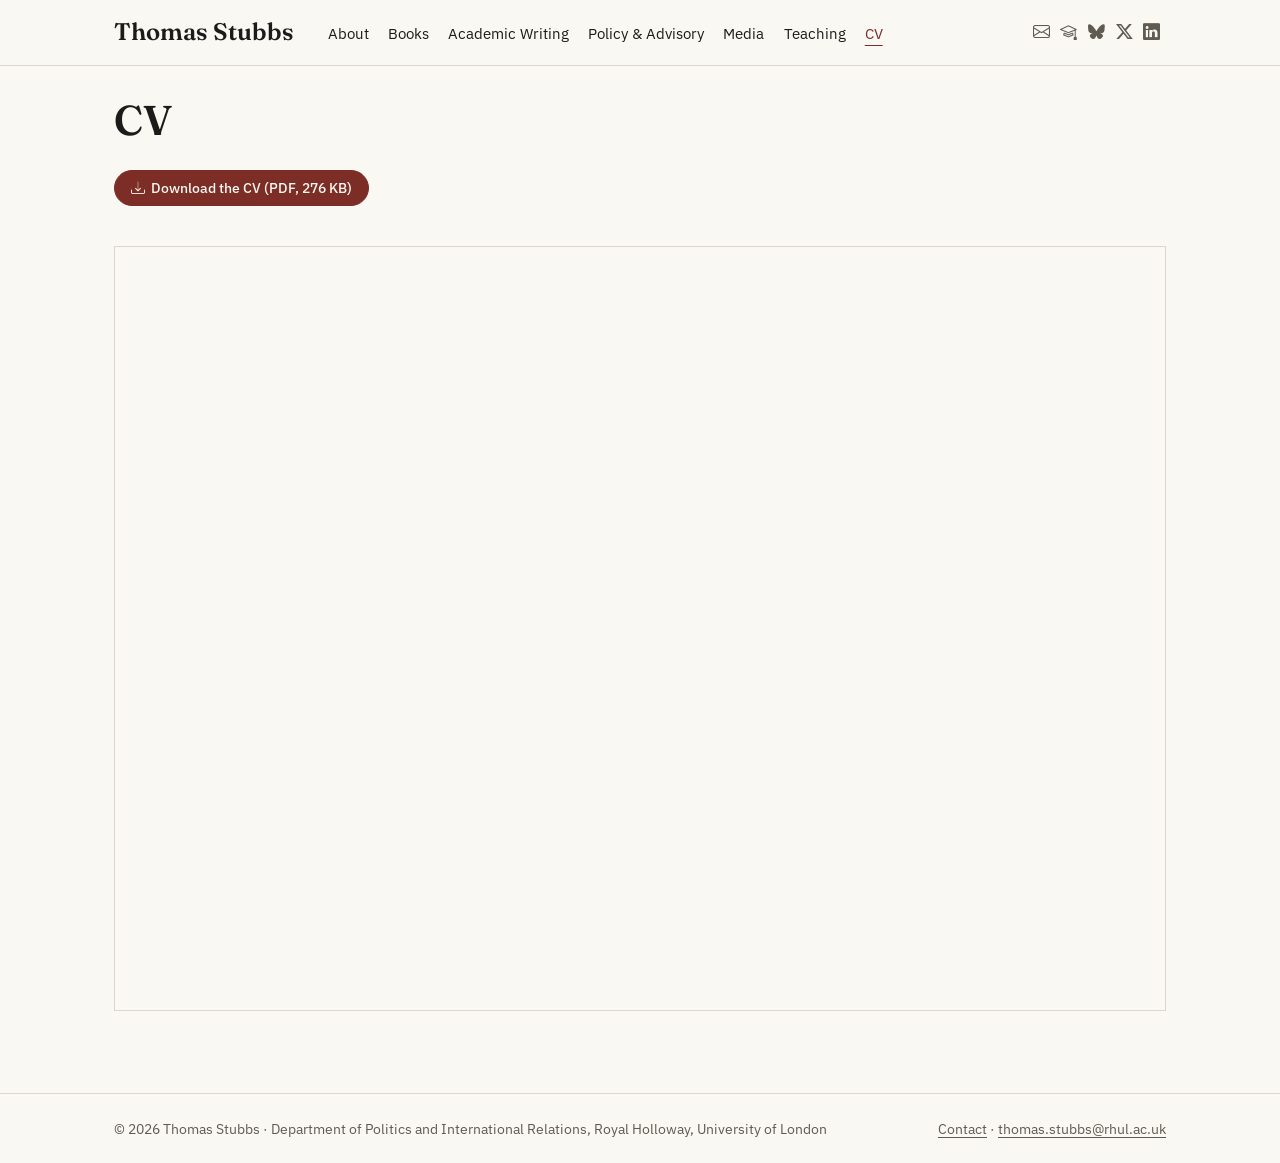
<file: docs/cv/index.html>
<!DOCTYPE html>
<html xmlns="http://www.w3.org/1999/xhtml" lang="en-GB" xml:lang="en-GB"><head>

<meta charset="utf-8">
<meta name="generator" content="quarto-1.9.38">

<meta name="viewport" content="width=device-width, initial-scale=1.0, user-scalable=yes">

<meta name="description" content="The CV of Thomas Stubbs, Professor of Global Political Economy at Royal Holloway, University of London, as a PDF.">

<title>CV | Thomas Stubbs</title>
<style>
/* Default styles provided by pandoc.
** See https://pandoc.org/MANUAL.html#variables-for-html for config info.
*/
code{white-space: pre-wrap;}
span.smallcaps{font-variant: small-caps;}
div.columns{display: flex; gap: min(4vw, 1.5em);}
div.column{flex: auto; overflow-x: auto;}
div.hanging-indent{margin-left: 1.5em; text-indent: -1.5em;}
ul.task-list{list-style: none;}
ul.task-list li input[type="checkbox"] {
  width: 0.8em;
  margin: 0 0.8em 0.2em -1em; /* quarto-specific, see https://github.com/quarto-dev/quarto-cli/issues/4556 */ 
  vertical-align: middle;
}
</style>


<script src="../site_libs/quarto-nav/quarto-nav.js"></script>
<script src="../site_libs/quarto-nav/headroom.min.js"></script>
<link href="../images/favicon.png" rel="icon" type="image/png">
<script src="../site_libs/clipboard/clipboard.min.js"></script>
<script src="../site_libs/quarto-html/quarto.js" type="module"></script>
<script src="../site_libs/quarto-html/tabsets/tabsets.js" type="module"></script>
<script src="../site_libs/quarto-html/popper.min.js"></script>
<script src="../site_libs/quarto-html/tippy.umd.min.js"></script>
<script src="../site_libs/quarto-html/anchor.min.js"></script>
<link href="../site_libs/quarto-html/tippy.css" rel="stylesheet">
<link href="../site_libs/quarto-html/quarto-syntax-highlighting-15634bcf2e68342d4ad2dfa704d543f6.css" rel="stylesheet" id="quarto-text-highlighting-styles">
<script src="../site_libs/bootstrap/bootstrap.min.js"></script>
<link href="../site_libs/bootstrap/bootstrap-icons.css" rel="stylesheet">
<link href="../site_libs/bootstrap/bootstrap-f509421370c89d03c74298033657f238.min.css" rel="stylesheet" append-hash="true" id="quarto-bootstrap" data-mode="light">
<script id="quarto-search-options" type="application/json">{
  "language": {
    "search-no-results-text": "No results",
    "search-matching-documents-text": "matching documents",
    "search-copy-link-title": "Copy link to search",
    "search-hide-matches-text": "Hide additional matches",
    "search-more-match-text": "more match in this document",
    "search-more-matches-text": "more matches in this document",
    "search-clear-button-title": "Clear",
    "search-text-placeholder": "",
    "search-detached-cancel-button-title": "Cancel",
    "search-submit-button-title": "Submit",
    "search-label": "Search"
  }
}</script>
<script async="" src="https://www.googletagmanager.com/gtag/js?id=G-SD0DBH1WWM"></script>

<script type="text/javascript">

window.dataLayer = window.dataLayer || [];
function gtag(){dataLayer.push(arguments);}
gtag('js', new Date());
gtag('config', 'G-SD0DBH1WWM', { 'anonymize_ip': true});
</script>
<meta name="format-detection" content="telephone=no, date=no, address=no, email=no">


<link rel="stylesheet" href="../styles/fonts.css">
<link rel="canonical" href="https://tstubbs.net/cv/">
</head>

<body class="nav-fixed fullcontent quarto-light">

<div id="quarto-search-results"></div>
  <header id="quarto-header" class="headroom fixed-top">
    <nav class="navbar navbar-expand-lg " data-bs-theme="dark">
      <div class="navbar-container container-fluid">
      <div class="navbar-brand-container mx-auto">
    <a class="navbar-brand" href="../index.html">
    <span class="navbar-title">Thomas Stubbs</span>
    </a>
  </div>
          <button class="navbar-toggler" type="button" data-bs-toggle="collapse" data-bs-target="#navbarCollapse" aria-controls="navbarCollapse" role="menu" aria-expanded="false" aria-label="Toggle navigation" onclick="if (window.quartoToggleHeadroom) { window.quartoToggleHeadroom(); }">
  <span class="navbar-toggler-icon"></span>
</button>
          <div class="collapse navbar-collapse" id="navbarCollapse">
            <ul class="navbar-nav navbar-nav-scroll me-auto">
  <li class="nav-item">
    <a class="nav-link" href="../about/index.html"> 
<span class="menu-text">About</span></a>
  </li>  
  <li class="nav-item">
    <a class="nav-link" href="../books/index.html"> 
<span class="menu-text">Books</span></a>
  </li>  
  <li class="nav-item">
    <a class="nav-link" href="../publications/index.html"> 
<span class="menu-text">Academic Writing</span></a>
  </li>  
  <li class="nav-item">
    <a class="nav-link" href="../policy/index.html"> 
<span class="menu-text">Policy &amp; Advisory</span></a>
  </li>  
  <li class="nav-item">
    <a class="nav-link" href="../media/index.html"> 
<span class="menu-text">Media</span></a>
  </li>  
  <li class="nav-item">
    <a class="nav-link" href="../teaching/index.html"> 
<span class="menu-text">Teaching</span></a>
  </li>  
  <li class="nav-item">
    <a class="nav-link active" href="../cv/index.html" aria-current="page"> 
<span class="menu-text">CV</span></a>
  </li>  
</ul>
            <ul class="navbar-nav navbar-nav-scroll ms-auto">
  <li class="nav-item compact">
    <a class="nav-link" href="mailto:thomas.stubbs@rhul.ac.uk"> <i class="bi bi-envelope" role="img" aria-label="Email">
</i> 
<span class="menu-text"></span></a>
  </li>  
  <li class="nav-item compact">
    <a class="nav-link" href="https://scholar.google.com/citations?user=iezkZAcAAAAJ"> <i class="bi bi-mortarboard" role="img" aria-label="Google Scholar">
</i> 
<span class="menu-text"></span></a>
  </li>  
  <li class="nav-item compact">
    <a class="nav-link" href="https://bsky.app/profile/thomstubbs.bsky.social"> <i class="bi bi-bluesky" role="img" aria-label="Bluesky">
</i> 
<span class="menu-text"></span></a>
  </li>  
  <li class="nav-item compact">
    <a class="nav-link" href="https://x.com/thomstubbs"> <i class="bi bi-twitter-x" role="img" aria-label="X">
</i> 
<span class="menu-text"></span></a>
  </li>  
  <li class="nav-item compact">
    <a class="nav-link" href="https://www.linkedin.com/in/thomas-stubbs-50a769253/"> <i class="bi bi-linkedin" role="img" aria-label="LinkedIn">
</i> 
<span class="menu-text"></span></a>
  </li>  
</ul>
          </div> <!-- /navcollapse -->
            <div class="quarto-navbar-tools">
</div>
      </div> <!-- /container-fluid -->
    </nav>
</header>
<!-- content -->
<div id="quarto-content" class="quarto-container page-columns page-rows-contents page-layout-article page-navbar">
<!-- sidebar -->
<!-- margin-sidebar -->
    
<!-- main -->
<main class="content" id="quarto-document-content">
<a class="visually-hidden-focusable skip-link" href="#quarto-document-content">Skip to main content</a>
<script>
  // Quarto inserts this include inside <main>. Move the link to the start of
  // <body>, so it is the first thing a keyboard user reaches.
  (function () {
    var link = document.currentScript.previousElementSibling;
    document.body.insertBefore(link, document.body.firstChild);
  })();
</script>

<header id="title-block-header" class="quarto-title-block default">
<div class="quarto-title">
<h1 class="title">CV</h1>
</div>



<div class="quarto-title-meta">

    
  
    
  </div>
  


</header>


<div class="cta">
<p><a class="cta-btn solid" href="../files/cv/Thomas_Stubbs_CV.pdf"><i class="bi bi-download" aria-hidden="true"></i> Download the CV (PDF, 276 KB)</a></p>
</div>
<iframe class="cv-frame" src="../files/cv/Thomas_Stubbs_CV.pdf#view=FitH" title="Curriculum vitae of Thomas Stubbs">
</iframe>



</main> <!-- /main -->
<script id="quarto-html-after-body" type="application/javascript">
  window.document.addEventListener("DOMContentLoaded", function (event) {
    const icon = "";
    const anchorJS = new window.AnchorJS();
    anchorJS.options = {
      placement: 'right',
      icon: icon
    };
    anchorJS.add('.anchored');
    const isCodeAnnotation = (el) => {
      for (const clz of el.classList) {
        if (clz.startsWith('code-annotation-')) {                     
          return true;
        }
      }
      return false;
    }
    const onCopySuccess = function(e) {
      // button target
      const button = e.trigger;
      // don't keep focus
      button.blur();
      // flash "checked"
      button.classList.add('code-copy-button-checked');
      var currentTitle = button.getAttribute("title");
      button.setAttribute("title", "Copied!");
      let tooltip;
      if (window.bootstrap) {
        button.setAttribute("data-bs-toggle", "tooltip");
        button.setAttribute("data-bs-placement", "left");
        button.setAttribute("data-bs-title", "Copied!");
        tooltip = new bootstrap.Tooltip(button, 
          { trigger: "manual", 
            customClass: "code-copy-button-tooltip",
            offset: [0, -8]});
        tooltip.show();    
      }
      setTimeout(function() {
        if (tooltip) {
          tooltip.hide();
          button.removeAttribute("data-bs-title");
          button.removeAttribute("data-bs-toggle");
          button.removeAttribute("data-bs-placement");
        }
        button.setAttribute("title", currentTitle);
        button.classList.remove('code-copy-button-checked');
      }, 1000);
      // clear code selection
      e.clearSelection();
    }
    const getTextToCopy = function(trigger) {
      const outerScaffold = trigger.parentElement.cloneNode(true);
      const codeEl = outerScaffold.querySelector('code');
      for (const childEl of codeEl.children) {
        if (isCodeAnnotation(childEl)) {
          childEl.remove();
        }
      }
      return codeEl.innerText;
    }
    const clipboard = new window.ClipboardJS('.code-copy-button:not([data-in-quarto-modal])', {
      text: getTextToCopy
    });
    clipboard.on('success', onCopySuccess);
    if (window.document.getElementById('quarto-embedded-source-code-modal')) {
      const clipboardModal = new window.ClipboardJS('.code-copy-button[data-in-quarto-modal]', {
        text: getTextToCopy,
        container: window.document.getElementById('quarto-embedded-source-code-modal')
      });
      clipboardModal.on('success', onCopySuccess);
    }
      var localhostRegex = new RegExp(/^(?:http|https):\/\/localhost\:?[0-9]*\//);
      var mailtoRegex = new RegExp(/^mailto:/);
        var filterRegex = new RegExp("https:\/\/tstubbs\.net\/");
      var isInternal = (href) => {
          return filterRegex.test(href) || localhostRegex.test(href) || mailtoRegex.test(href);
      }
      // Inspect non-navigation links and adorn them if external
     var links = window.document.querySelectorAll('a[href]:not(.nav-link):not(.navbar-brand):not(.toc-action):not(.sidebar-link):not(.sidebar-item-toggle):not(.pagination-link):not(.no-external):not([aria-hidden]):not(.dropdown-item):not(.quarto-navigation-tool):not(.about-link)');
      for (var i=0; i<links.length; i++) {
        const link = links[i];
        if (!isInternal(link.href)) {
          // undo the damage that might have been done by quarto-nav.js in the case of
          // links that we want to consider external
          if (link.dataset.originalHref !== undefined) {
            link.href = link.dataset.originalHref;
          }
        }
      }
    function tippyHover(el, contentFn, onTriggerFn, onUntriggerFn) {
      const config = {
        allowHTML: true,
        maxWidth: 500,
        delay: 100,
        arrow: false,
        appendTo: function(el) {
            return el.parentElement;
        },
        interactive: true,
        interactiveBorder: 10,
        theme: 'quarto',
        placement: 'bottom-start',
      };
      if (contentFn) {
        config.content = contentFn;
      }
      if (onTriggerFn) {
        config.onTrigger = onTriggerFn;
      }
      if (onUntriggerFn) {
        config.onUntrigger = onUntriggerFn;
      }
      window.tippy(el, config); 
    }
    const noterefs = window.document.querySelectorAll('a[role="doc-noteref"]');
    for (var i=0; i<noterefs.length; i++) {
      const ref = noterefs[i];
      tippyHover(ref, function() {
        // use id or data attribute instead here
        let href = ref.getAttribute('data-footnote-href') || ref.getAttribute('href');
        try { href = new URL(href).hash; } catch {}
        const id = href.replace(/^#\/?/, "");
        const note = window.document.getElementById(id);
        if (note) {
          return note.innerHTML;
        } else {
          return "";
        }
      });
    }
    const xrefs = window.document.querySelectorAll('a.quarto-xref');
    const processXRef = (id, note) => {
      // Strip column container classes
      const stripColumnClz = (el) => {
        el.classList.remove("page-full", "page-columns");
        if (el.children) {
          for (const child of el.children) {
            stripColumnClz(child);
          }
        }
      }
      stripColumnClz(note)
      if (id === null || id.startsWith('sec-')) {
        // Special case sections, only their first couple elements
        const container = document.createElement("div");
        if (note.children && note.children.length > 2) {
          container.appendChild(note.children[0].cloneNode(true));
          for (let i = 1; i < note.children.length; i++) {
            const child = note.children[i];
            if (child.tagName === "P" && child.innerText === "") {
              continue;
            } else {
              container.appendChild(child.cloneNode(true));
              break;
            }
          }
          if (window.Quarto?.typesetMath) {
            window.Quarto.typesetMath(container);
          }
          return container.innerHTML
        } else {
          if (window.Quarto?.typesetMath) {
            window.Quarto.typesetMath(note);
          }
          return note.innerHTML;
        }
      } else {
        // Remove any anchor links if they are present
        const anchorLink = note.querySelector('a.anchorjs-link');
        if (anchorLink) {
          anchorLink.remove();
        }
        if (window.Quarto?.typesetMath) {
          window.Quarto.typesetMath(note);
        }
        if (note.classList.contains("callout")) {
          return note.outerHTML;
        } else {
          return note.innerHTML;
        }
      }
    }
    for (var i=0; i<xrefs.length; i++) {
      const xref = xrefs[i];
      tippyHover(xref, undefined, function(instance) {
        instance.disable();
        let url = xref.getAttribute('href');
        let hash = undefined; 
        if (url.startsWith('#')) {
          hash = url;
        } else {
          try { hash = new URL(url).hash; } catch {}
        }
        if (hash) {
          const id = hash.replace(/^#\/?/, "");
          const note = window.document.getElementById(id);
          if (note !== null) {
            try {
              const html = processXRef(id, note.cloneNode(true));
              instance.setContent(html);
            } finally {
              instance.enable();
              instance.show();
            }
          } else {
            // See if we can fetch this
            fetch(url.split('#')[0])
            .then(res => res.text())
            .then(html => {
              const parser = new DOMParser();
              const htmlDoc = parser.parseFromString(html, "text/html");
              const note = htmlDoc.getElementById(id);
              if (note !== null) {
                const html = processXRef(id, note);
                instance.setContent(html);
              } 
            }).finally(() => {
              instance.enable();
              instance.show();
            });
          }
        } else {
          // See if we can fetch a full url (with no hash to target)
          // This is a special case and we should probably do some content thinning / targeting
          fetch(url)
          .then(res => res.text())
          .then(html => {
            const parser = new DOMParser();
            const htmlDoc = parser.parseFromString(html, "text/html");
            const note = htmlDoc.querySelector('main.content');
            if (note !== null) {
              // This should only happen for chapter cross references
              // (since there is no id in the URL)
              // remove the first header
              if (note.children.length > 0 && note.children[0].tagName === "HEADER") {
                note.children[0].remove();
              }
              const html = processXRef(null, note);
              instance.setContent(html);
            } 
          }).finally(() => {
            instance.enable();
            instance.show();
          });
        }
      }, function(instance) {
      });
    }
        let selectedAnnoteEl;
        const selectorForAnnotation = ( cell, annotation) => {
          let cellAttr = 'data-code-cell="' + cell + '"';
          let lineAttr = 'data-code-annotation="' +  annotation + '"';
          const selector = 'span[' + cellAttr + '][' + lineAttr + ']';
          return selector;
        }
        const selectCodeLines = (annoteEl) => {
          const doc = window.document;
          const targetCell = annoteEl.getAttribute("data-target-cell");
          const targetAnnotation = annoteEl.getAttribute("data-target-annotation");
          const annoteSpan = window.document.querySelector(selectorForAnnotation(targetCell, targetAnnotation));
          const lines = annoteSpan.getAttribute("data-code-lines").split(",");
          const lineIds = lines.map((line) => {
            return targetCell + "-" + line;
          })
          let top = null;
          let height = null;
          let parent = null;
          if (lineIds.length > 0) {
              //compute the position of the single el (top and bottom and make a div)
              const el = window.document.getElementById(lineIds[0]);
              top = el.offsetTop;
              height = el.offsetHeight;
              parent = el.parentElement.parentElement;
            if (lineIds.length > 1) {
              const lastEl = window.document.getElementById(lineIds[lineIds.length - 1]);
              const bottom = lastEl.offsetTop + lastEl.offsetHeight;
              height = bottom - top;
            }
            if (top !== null && height !== null && parent !== null) {
              // cook up a div (if necessary) and position it 
              let div = window.document.getElementById("code-annotation-line-highlight");
              if (div === null) {
                div = window.document.createElement("div");
                div.setAttribute("id", "code-annotation-line-highlight");
                div.style.position = 'absolute';
                parent.appendChild(div);
              }
              div.style.top = top - 2 + "px";
              div.style.height = height + 4 + "px";
              div.style.left = 0;
              let gutterDiv = window.document.getElementById("code-annotation-line-highlight-gutter");
              if (gutterDiv === null) {
                gutterDiv = window.document.createElement("div");
                gutterDiv.setAttribute("id", "code-annotation-line-highlight-gutter");
                gutterDiv.style.position = 'absolute';
                const codeCell = window.document.getElementById(targetCell);
                const gutter = codeCell.querySelector('.code-annotation-gutter');
                gutter.appendChild(gutterDiv);
              }
              gutterDiv.style.top = top - 2 + "px";
              gutterDiv.style.height = height + 4 + "px";
            }
            selectedAnnoteEl = annoteEl;
          }
        };
        const unselectCodeLines = () => {
          const elementsIds = ["code-annotation-line-highlight", "code-annotation-line-highlight-gutter"];
          elementsIds.forEach((elId) => {
            const div = window.document.getElementById(elId);
            if (div) {
              div.remove();
            }
          });
          selectedAnnoteEl = undefined;
        };
          // Handle positioning of the toggle
      window.addEventListener(
        "resize",
        throttle(() => {
          elRect = undefined;
          if (selectedAnnoteEl) {
            selectCodeLines(selectedAnnoteEl);
          }
        }, 10)
      );
      function throttle(fn, ms) {
      let throttle = false;
      let timer;
        return (...args) => {
          if(!throttle) { // first call gets through
              fn.apply(this, args);
              throttle = true;
          } else { // all the others get throttled
              if(timer) clearTimeout(timer); // cancel #2
              timer = setTimeout(() => {
                fn.apply(this, args);
                timer = throttle = false;
              }, ms);
          }
        };
      }
        // Attach click handler to the DT
        const annoteDls = window.document.querySelectorAll('dt[data-target-cell]');
        for (const annoteDlNode of annoteDls) {
          annoteDlNode.addEventListener('click', (event) => {
            const clickedEl = event.target;
            if (clickedEl !== selectedAnnoteEl) {
              unselectCodeLines();
              const activeEl = window.document.querySelector('dt[data-target-cell].code-annotation-active');
              if (activeEl) {
                activeEl.classList.remove('code-annotation-active');
              }
              selectCodeLines(clickedEl);
              clickedEl.classList.add('code-annotation-active');
            } else {
              // Unselect the line
              unselectCodeLines();
              clickedEl.classList.remove('code-annotation-active');
            }
          });
        }
    const findCites = (el) => {
      const parentEl = el.parentElement;
      if (parentEl) {
        const cites = parentEl.dataset.cites;
        if (cites) {
          return {
            el,
            cites: cites.split(' ')
          };
        } else {
          return findCites(el.parentElement)
        }
      } else {
        return undefined;
      }
    };
    var bibliorefs = window.document.querySelectorAll('a[role="doc-biblioref"]');
    for (var i=0; i<bibliorefs.length; i++) {
      const ref = bibliorefs[i];
      const citeInfo = findCites(ref);
      if (citeInfo) {
        tippyHover(citeInfo.el, function() {
          var popup = window.document.createElement('div');
          citeInfo.cites.forEach(function(cite) {
            var citeDiv = window.document.createElement('div');
            citeDiv.classList.add('hanging-indent');
            citeDiv.classList.add('csl-entry');
            var biblioDiv = window.document.getElementById('ref-' + cite);
            if (biblioDiv) {
              citeDiv.innerHTML = biblioDiv.innerHTML;
            }
            popup.appendChild(citeDiv);
          });
          return popup.innerHTML;
        });
      }
    }
  });
  </script>
</div> <!-- /content -->
<footer class="footer">
  <div class="nav-footer">
    <div class="nav-footer-left">
<p>© 2026 Thomas Stubbs · Department of Politics and International Relations, Royal Holloway, University of London</p>
</div>   
    <div class="nav-footer-center">
      &nbsp;
    </div>
    <div class="nav-footer-right">
<p><a href="../contact/index.html">Contact</a> · <a href="mailto:thomas.stubbs@rhul.ac.uk">thomas.stubbs@rhul.ac.uk</a></p>
</div>
  </div>
</footer>




</body></html>
</file>
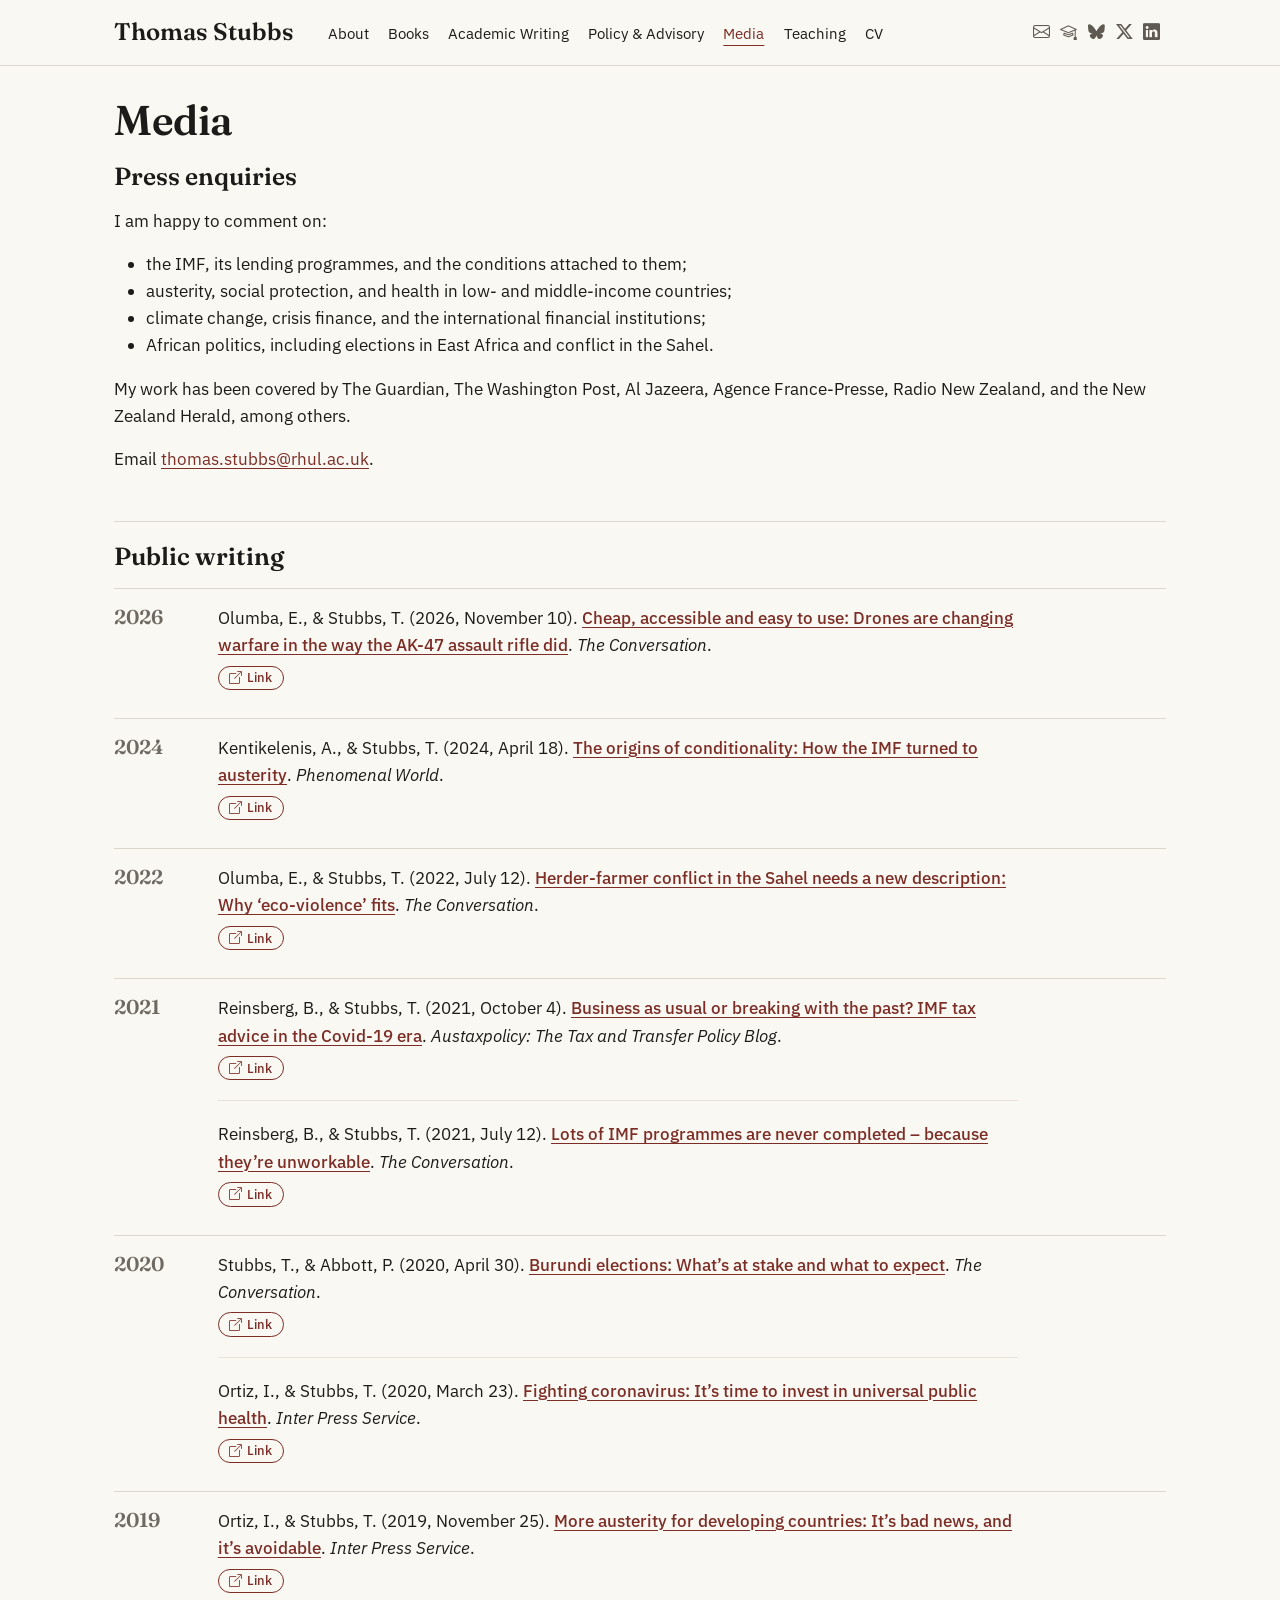
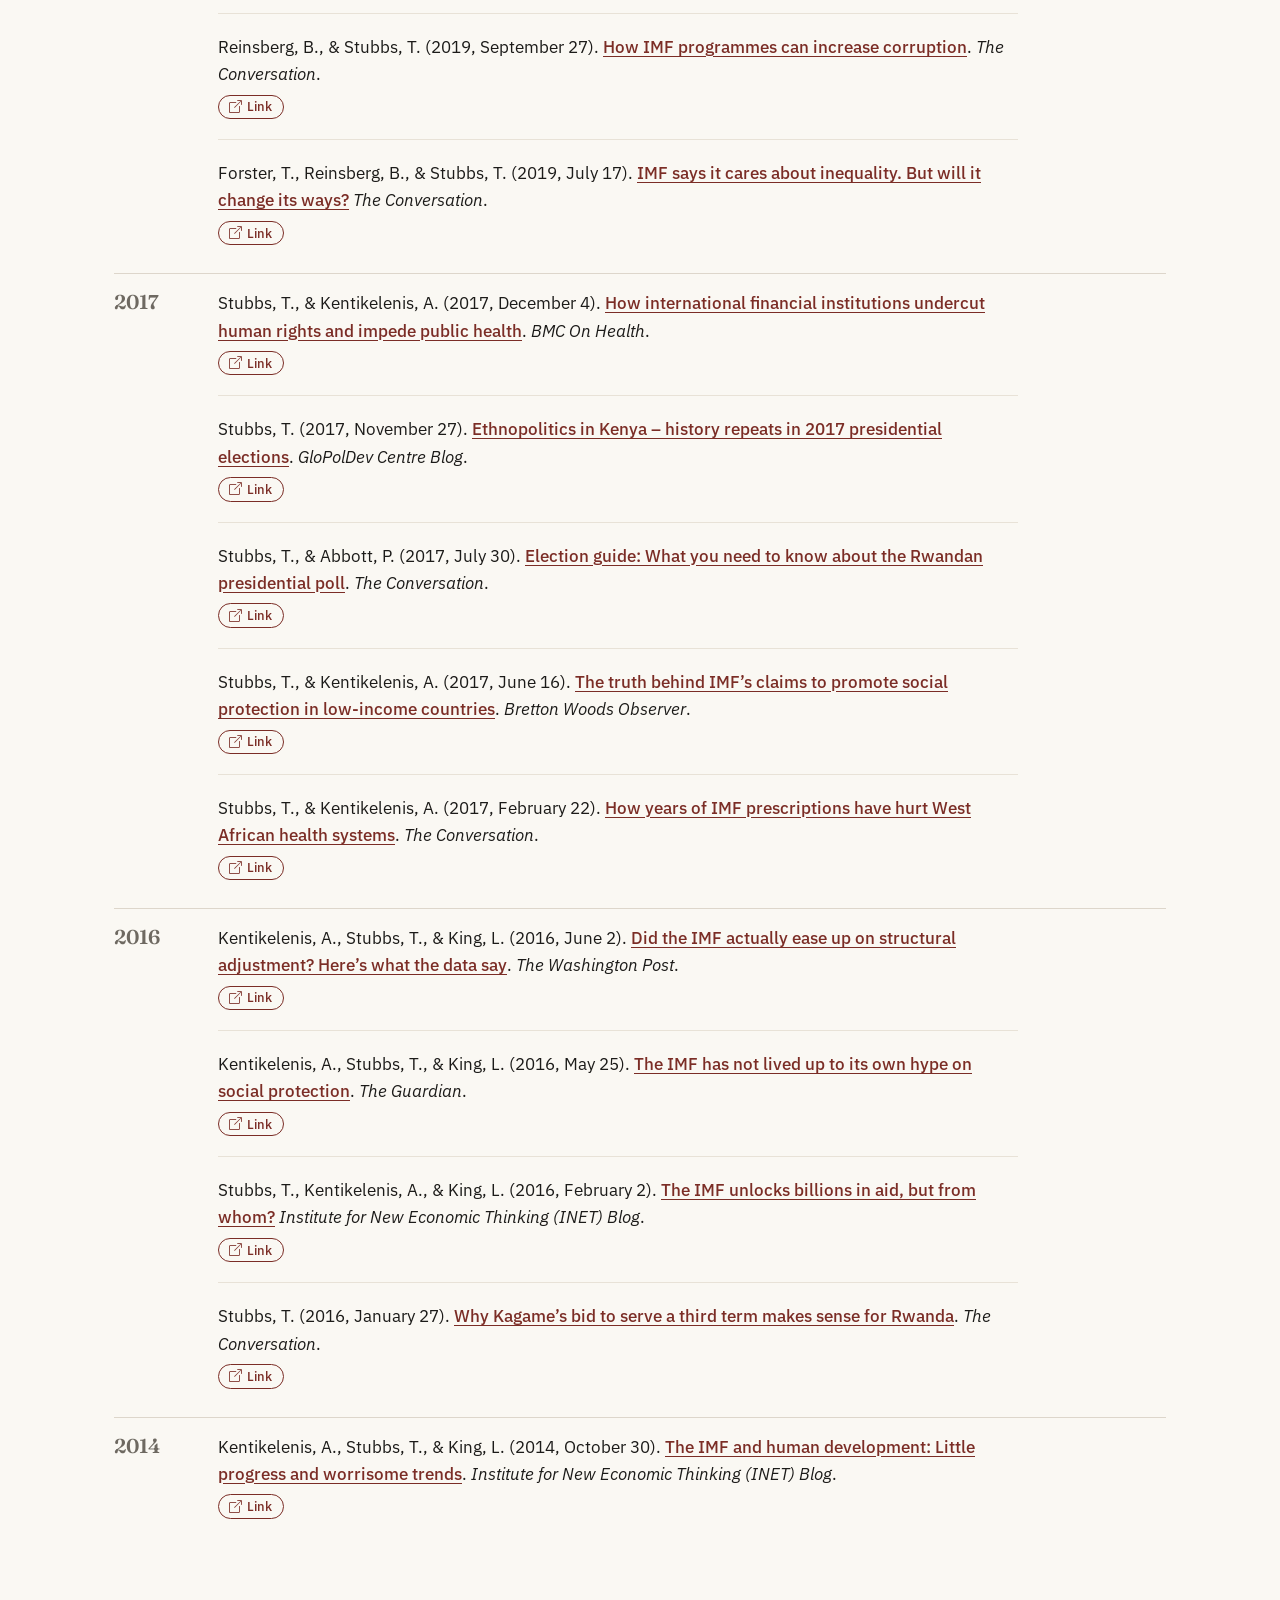
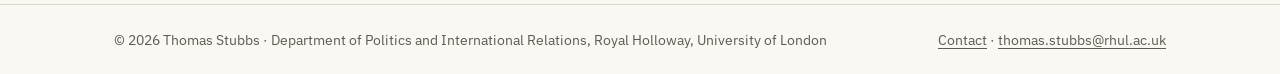
<file: docs/media/index.html>
<!DOCTYPE html>
<html xmlns="http://www.w3.org/1999/xhtml" lang="en-GB" xml:lang="en-GB"><head>

<meta charset="utf-8">
<meta name="generator" content="quarto-1.9.38">

<meta name="viewport" content="width=device-width, initial-scale=1.0, user-scalable=yes">

<meta name="description" content="Thomas Stubbs’s public writing on the IMF, austerity, global health, and African politics, in The Conversation, The Guardian, and elsewhere, and press enquiries.">

<title>Media | Thomas Stubbs</title>
<style>
/* Default styles provided by pandoc.
** See https://pandoc.org/MANUAL.html#variables-for-html for config info.
*/
code{white-space: pre-wrap;}
span.smallcaps{font-variant: small-caps;}
div.columns{display: flex; gap: min(4vw, 1.5em);}
div.column{flex: auto; overflow-x: auto;}
div.hanging-indent{margin-left: 1.5em; text-indent: -1.5em;}
ul.task-list{list-style: none;}
ul.task-list li input[type="checkbox"] {
  width: 0.8em;
  margin: 0 0.8em 0.2em -1em; /* quarto-specific, see https://github.com/quarto-dev/quarto-cli/issues/4556 */ 
  vertical-align: middle;
}
</style>


<script src="../site_libs/quarto-nav/quarto-nav.js"></script>
<script src="../site_libs/quarto-nav/headroom.min.js"></script>
<link href="../images/favicon.png" rel="icon" type="image/png">
<script src="../site_libs/clipboard/clipboard.min.js"></script>
<script src="../site_libs/quarto-html/quarto.js" type="module"></script>
<script src="../site_libs/quarto-html/tabsets/tabsets.js" type="module"></script>
<script src="../site_libs/quarto-html/popper.min.js"></script>
<script src="../site_libs/quarto-html/tippy.umd.min.js"></script>
<script src="../site_libs/quarto-html/anchor.min.js"></script>
<link href="../site_libs/quarto-html/tippy.css" rel="stylesheet">
<link href="../site_libs/quarto-html/quarto-syntax-highlighting-15634bcf2e68342d4ad2dfa704d543f6.css" rel="stylesheet" id="quarto-text-highlighting-styles">
<script src="../site_libs/bootstrap/bootstrap.min.js"></script>
<link href="../site_libs/bootstrap/bootstrap-icons.css" rel="stylesheet">
<link href="../site_libs/bootstrap/bootstrap-f509421370c89d03c74298033657f238.min.css" rel="stylesheet" append-hash="true" id="quarto-bootstrap" data-mode="light">
<script id="quarto-search-options" type="application/json">{
  "language": {
    "search-no-results-text": "No results",
    "search-matching-documents-text": "matching documents",
    "search-copy-link-title": "Copy link to search",
    "search-hide-matches-text": "Hide additional matches",
    "search-more-match-text": "more match in this document",
    "search-more-matches-text": "more matches in this document",
    "search-clear-button-title": "Clear",
    "search-text-placeholder": "",
    "search-detached-cancel-button-title": "Cancel",
    "search-submit-button-title": "Submit",
    "search-label": "Search"
  }
}</script>
<script async="" src="https://www.googletagmanager.com/gtag/js?id=G-SD0DBH1WWM"></script>

<script type="text/javascript">

window.dataLayer = window.dataLayer || [];
function gtag(){dataLayer.push(arguments);}
gtag('js', new Date());
gtag('config', 'G-SD0DBH1WWM', { 'anonymize_ip': true});
</script>
<meta name="format-detection" content="telephone=no, date=no, address=no, email=no">


<link rel="stylesheet" href="../styles/fonts.css">
<link rel="canonical" href="https://tstubbs.net/media/">
</head>

<body class="nav-fixed fullcontent quarto-light">

<div id="quarto-search-results"></div>
  <header id="quarto-header" class="headroom fixed-top">
    <nav class="navbar navbar-expand-lg " data-bs-theme="dark">
      <div class="navbar-container container-fluid">
      <div class="navbar-brand-container mx-auto">
    <a class="navbar-brand" href="../index.html">
    <span class="navbar-title">Thomas Stubbs</span>
    </a>
  </div>
          <button class="navbar-toggler" type="button" data-bs-toggle="collapse" data-bs-target="#navbarCollapse" aria-controls="navbarCollapse" role="menu" aria-expanded="false" aria-label="Toggle navigation" onclick="if (window.quartoToggleHeadroom) { window.quartoToggleHeadroom(); }">
  <span class="navbar-toggler-icon"></span>
</button>
          <div class="collapse navbar-collapse" id="navbarCollapse">
            <ul class="navbar-nav navbar-nav-scroll me-auto">
  <li class="nav-item">
    <a class="nav-link" href="../about/index.html"> 
<span class="menu-text">About</span></a>
  </li>  
  <li class="nav-item">
    <a class="nav-link" href="../books/index.html"> 
<span class="menu-text">Books</span></a>
  </li>  
  <li class="nav-item">
    <a class="nav-link" href="../publications/index.html"> 
<span class="menu-text">Academic Writing</span></a>
  </li>  
  <li class="nav-item">
    <a class="nav-link" href="../policy/index.html"> 
<span class="menu-text">Policy &amp; Advisory</span></a>
  </li>  
  <li class="nav-item">
    <a class="nav-link active" href="../media/index.html" aria-current="page"> 
<span class="menu-text">Media</span></a>
  </li>  
  <li class="nav-item">
    <a class="nav-link" href="../teaching/index.html"> 
<span class="menu-text">Teaching</span></a>
  </li>  
  <li class="nav-item">
    <a class="nav-link" href="../cv/index.html"> 
<span class="menu-text">CV</span></a>
  </li>  
</ul>
            <ul class="navbar-nav navbar-nav-scroll ms-auto">
  <li class="nav-item compact">
    <a class="nav-link" href="mailto:thomas.stubbs@rhul.ac.uk"> <i class="bi bi-envelope" role="img" aria-label="Email">
</i> 
<span class="menu-text"></span></a>
  </li>  
  <li class="nav-item compact">
    <a class="nav-link" href="https://scholar.google.com/citations?user=iezkZAcAAAAJ"> <i class="bi bi-mortarboard" role="img" aria-label="Google Scholar">
</i> 
<span class="menu-text"></span></a>
  </li>  
  <li class="nav-item compact">
    <a class="nav-link" href="https://bsky.app/profile/thomstubbs.bsky.social"> <i class="bi bi-bluesky" role="img" aria-label="Bluesky">
</i> 
<span class="menu-text"></span></a>
  </li>  
  <li class="nav-item compact">
    <a class="nav-link" href="https://x.com/thomstubbs"> <i class="bi bi-twitter-x" role="img" aria-label="X">
</i> 
<span class="menu-text"></span></a>
  </li>  
  <li class="nav-item compact">
    <a class="nav-link" href="https://www.linkedin.com/in/thomas-stubbs-50a769253/"> <i class="bi bi-linkedin" role="img" aria-label="LinkedIn">
</i> 
<span class="menu-text"></span></a>
  </li>  
</ul>
          </div> <!-- /navcollapse -->
            <div class="quarto-navbar-tools">
</div>
      </div> <!-- /container-fluid -->
    </nav>
</header>
<!-- content -->
<div id="quarto-content" class="quarto-container page-columns page-rows-contents page-layout-article page-navbar">
<!-- sidebar -->
<!-- margin-sidebar -->
    
<!-- main -->
<main class="content" id="quarto-document-content">
<a class="visually-hidden-focusable skip-link" href="#quarto-document-content">Skip to main content</a>
<script>
  // Quarto inserts this include inside <main>. Move the link to the start of
  // <body>, so it is the first thing a keyboard user reaches.
  (function () {
    var link = document.currentScript.previousElementSibling;
    document.body.insertBefore(link, document.body.firstChild);
  })();
</script>

<header id="title-block-header" class="quarto-title-block default">
<div class="quarto-title">
<h1 class="title">Media</h1>
</div>



<div class="quarto-title-meta">

    
  
    
  </div>
  


</header>


<section id="press-enquiries" class="level2 first">
<h2 class="first anchored" data-anchor-id="press-enquiries">Press enquiries</h2>
<p>I am happy to comment on:</p>
<ul>
<li>the IMF, its lending programmes, and the conditions attached to them;</li>
<li>austerity, social protection, and health in low- and middle-income countries;</li>
<li>climate change, crisis finance, and the international financial institutions;</li>
<li>African politics, including elections in East Africa and conflict in the Sahel.</li>
</ul>
<p>My work has been covered by The Guardian, The Washington Post, Al Jazeera, Agence France-Presse, Radio New Zealand, and the New Zealand Herald, among others.</p>
<p>Email <a href="mailto:thomas.stubbs@rhul.ac.uk">thomas.stubbs@rhul.ac.uk</a>.</p>
</section>
<section id="public-writing" class="level2">
<h2 class="anchored" data-anchor-id="public-writing">Public writing</h2>
<section class="pub-year" aria-labelledby="y2026"><h3 class="pub-year-heading anchored" id="y2026">2026</h3><div class="pub-year-entries"><article class="pub-entry"><p class="pub-cite">Olumba, E., &amp; Stubbs, T. (2026, November 10). <a href="https://theconversation.com/cheap-accessible-and-easy-to-use-drones-are-changing-warfare-in-the-way-the-ak-47-assault-rifle-did-295100">Cheap, accessible and easy to use: Drones are changing warfare in the way the AK-47 assault rifle did</a>. <i>The Conversation</i>.</p><div class="pub-buttons"><a class="pub-btn" href="https://theconversation.com/cheap-accessible-and-easy-to-use-drones-are-changing-warfare-in-the-way-the-ak-47-assault-rifle-did-295100"><i class="bi bi-box-arrow-up-right" aria-hidden="true"></i> Link</a></div></article></div></section>
<section class="pub-year" aria-labelledby="y2024"><h3 class="pub-year-heading anchored" id="y2024">2024</h3><div class="pub-year-entries"><article class="pub-entry"><p class="pub-cite">Kentikelenis, A., &amp; Stubbs, T. (2024, April 18). <a href="https://phenomenalworld.org/analysis/the-origins-of-conditionality/">The origins of conditionality: How the IMF turned to austerity</a>. <i>Phenomenal World</i>.</p><div class="pub-buttons"><a class="pub-btn" href="https://phenomenalworld.org/analysis/the-origins-of-conditionality/"><i class="bi bi-box-arrow-up-right" aria-hidden="true"></i> Link</a></div></article></div></section>
<section class="pub-year" aria-labelledby="y2022"><h3 class="pub-year-heading anchored" id="y2022">2022</h3><div class="pub-year-entries"><article class="pub-entry"><p class="pub-cite">Olumba, E., &amp; Stubbs, T. (2022, July 12). <a href="https://theconversation.com/herder-farmer-conflict-in-the-sahel-needs-a-new-description-why-eco-violence-fits-186056">Herder-farmer conflict in the Sahel needs a new description: Why ‘eco-violence’ fits</a>. <i>The Conversation</i>.</p><div class="pub-buttons"><a class="pub-btn" href="https://theconversation.com/herder-farmer-conflict-in-the-sahel-needs-a-new-description-why-eco-violence-fits-186056"><i class="bi bi-box-arrow-up-right" aria-hidden="true"></i> Link</a></div></article></div></section>
<section class="pub-year" aria-labelledby="y2021"><h3 class="pub-year-heading anchored" id="y2021">2021</h3><div class="pub-year-entries"><article class="pub-entry"><p class="pub-cite">Reinsberg, B., &amp; Stubbs, T. (2021, October 4). <a href="https://www.austaxpolicy.com/business-as-usual-or-breaking-with-the-past-imf-tax-advice-in-the-covid-19-era/">Business as usual or breaking with the past? IMF tax advice in the Covid-19 era</a>. <i>Austaxpolicy: The Tax and Transfer Policy Blog</i>.</p><div class="pub-buttons"><a class="pub-btn" href="https://www.austaxpolicy.com/business-as-usual-or-breaking-with-the-past-imf-tax-advice-in-the-covid-19-era/"><i class="bi bi-box-arrow-up-right" aria-hidden="true"></i> Link</a></div></article><article class="pub-entry"><p class="pub-cite">Reinsberg, B., &amp; Stubbs, T. (2021, July 12). <a href="https://theconversation.com/lots-of-imf-programmes-are-never-completed-because-theyre-unworkable-161905">Lots of IMF programmes are never completed – because they’re unworkable</a>. <i>The Conversation</i>.</p><div class="pub-buttons"><a class="pub-btn" href="https://theconversation.com/lots-of-imf-programmes-are-never-completed-because-theyre-unworkable-161905"><i class="bi bi-box-arrow-up-right" aria-hidden="true"></i> Link</a></div></article></div></section>
<section class="pub-year" aria-labelledby="y2020"><h3 class="pub-year-heading anchored" id="y2020">2020</h3><div class="pub-year-entries"><article class="pub-entry"><p class="pub-cite">Stubbs, T., &amp; Abbott, P. (2020, April 30). <a href="https://theconversation.com/burundi-elections-whats-at-stake-and-what-to-expect-135874">Burundi elections: What’s at stake and what to expect</a>. <i>The Conversation</i>.</p><div class="pub-buttons"><a class="pub-btn" href="https://theconversation.com/burundi-elections-whats-at-stake-and-what-to-expect-135874"><i class="bi bi-box-arrow-up-right" aria-hidden="true"></i> Link</a></div></article><article class="pub-entry"><p class="pub-cite">Ortiz, I., &amp; Stubbs, T. (2020, March 23). <a href="https://www.ipsnews.net/2020/03/fighting-coronavirus-time-invest-universal-public-health/">Fighting coronavirus: It’s time to invest in universal public health</a>. <i>Inter Press Service</i>.</p><div class="pub-buttons"><a class="pub-btn" href="https://www.ipsnews.net/2020/03/fighting-coronavirus-time-invest-universal-public-health/"><i class="bi bi-box-arrow-up-right" aria-hidden="true"></i> Link</a></div></article></div></section>
<section class="pub-year" aria-labelledby="y2019"><h3 class="pub-year-heading anchored" id="y2019">2019</h3><div class="pub-year-entries"><article class="pub-entry"><p class="pub-cite">Ortiz, I., &amp; Stubbs, T. (2019, November 25). <a href="https://www.ipsnews.net/2019/11/austerity-developing-countries-bad-news-avoidable/">More austerity for developing countries: It’s bad news, and it’s avoidable</a>. <i>Inter Press Service</i>.</p><div class="pub-buttons"><a class="pub-btn" href="https://www.ipsnews.net/2019/11/austerity-developing-countries-bad-news-avoidable/"><i class="bi bi-box-arrow-up-right" aria-hidden="true"></i> Link</a></div></article><article class="pub-entry"><p class="pub-cite">Reinsberg, B., &amp; Stubbs, T. (2019, September 27). <a href="https://theconversation.com/how-imf-programmes-can-increase-corruption-123718">How IMF programmes can increase corruption</a>. <i>The Conversation</i>.</p><div class="pub-buttons"><a class="pub-btn" href="https://theconversation.com/how-imf-programmes-can-increase-corruption-123718"><i class="bi bi-box-arrow-up-right" aria-hidden="true"></i> Link</a></div></article><article class="pub-entry"><p class="pub-cite">Forster, T., Reinsberg, B., &amp; Stubbs, T. (2019, July 17). <a href="https://theconversation.com/imf-says-it-cares-about-inequality-but-will-it-change-its-ways-120105">IMF says it cares about inequality. But will it change its ways?</a> <i>The Conversation</i>.</p><div class="pub-buttons"><a class="pub-btn" href="https://theconversation.com/imf-says-it-cares-about-inequality-but-will-it-change-its-ways-120105"><i class="bi bi-box-arrow-up-right" aria-hidden="true"></i> Link</a></div></article></div></section>
<section class="pub-year" aria-labelledby="y2017"><h3 class="pub-year-heading anchored" id="y2017">2017</h3><div class="pub-year-entries"><article class="pub-entry"><p class="pub-cite">Stubbs, T., &amp; Kentikelenis, A. (2017, December 4). <a href="https://blogs.biomedcentral.com/on-health/2017/12/04/how-international-financial-institutions-undercut-human-rights-and-impede-public-health/">How international financial institutions undercut human rights and impede public health</a>. <i>BMC On Health</i>.</p><div class="pub-buttons"><a class="pub-btn" href="https://blogs.biomedcentral.com/on-health/2017/12/04/how-international-financial-institutions-undercut-human-rights-and-impede-public-health/"><i class="bi bi-box-arrow-up-right" aria-hidden="true"></i> Link</a></div></article><article class="pub-entry"><p class="pub-cite">Stubbs, T. (2017, November 27). <a href="https://web.archive.org/web/20201126155926/https://www.glopoldev.co.uk/single-post/2017/11/27/Blog-Ethnopolitics-in-Kenya-%E2%80%93-history-repeats-in-2017-presidential-elections">Ethnopolitics in Kenya – history repeats in 2017 presidential elections</a>. <i>GloPolDev Centre Blog</i>.</p><div class="pub-buttons"><a class="pub-btn" href="https://web.archive.org/web/20201126155926/https://www.glopoldev.co.uk/single-post/2017/11/27/Blog-Ethnopolitics-in-Kenya-%E2%80%93-history-repeats-in-2017-presidential-elections"><i class="bi bi-box-arrow-up-right" aria-hidden="true"></i> Link</a></div></article><article class="pub-entry"><p class="pub-cite">Stubbs, T., &amp; Abbott, P. (2017, July 30). <a href="https://theconversation.com/election-guide-what-you-need-to-know-about-the-rwandan-presidential-poll-81496">Election guide: What you need to know about the Rwandan presidential poll</a>. <i>The Conversation</i>.</p><div class="pub-buttons"><a class="pub-btn" href="https://theconversation.com/election-guide-what-you-need-to-know-about-the-rwandan-presidential-poll-81496"><i class="bi bi-box-arrow-up-right" aria-hidden="true"></i> Link</a></div></article><article class="pub-entry"><p class="pub-cite">Stubbs, T., &amp; Kentikelenis, A. (2017, June 16). <a href="https://www.brettonwoodsproject.org/2017/06/the-truth-behind-imfs-claims-to-promote-social-protection-in-low-income-countries/">The truth behind IMF’s claims to promote social protection in low-income countries</a>. <i>Bretton Woods Observer</i>.</p><div class="pub-buttons"><a class="pub-btn" href="https://www.brettonwoodsproject.org/2017/06/the-truth-behind-imfs-claims-to-promote-social-protection-in-low-income-countries/"><i class="bi bi-box-arrow-up-right" aria-hidden="true"></i> Link</a></div></article><article class="pub-entry"><p class="pub-cite">Stubbs, T., &amp; Kentikelenis, A. (2017, February 22). <a href="https://theconversation.com/how-years-of-imf-prescriptions-have-hurt-west-african-health-systems-72806">How years of IMF prescriptions have hurt West African health systems</a>. <i>The Conversation</i>.</p><div class="pub-buttons"><a class="pub-btn" href="https://theconversation.com/how-years-of-imf-prescriptions-have-hurt-west-african-health-systems-72806"><i class="bi bi-box-arrow-up-right" aria-hidden="true"></i> Link</a></div></article></div></section>
<section class="pub-year" aria-labelledby="y2016"><h3 class="pub-year-heading anchored" id="y2016">2016</h3><div class="pub-year-entries"><article class="pub-entry"><p class="pub-cite">Kentikelenis, A., Stubbs, T., &amp; King, L. (2016, June 2). <a href="https://www.washingtonpost.com/news/monkey-cage/wp/2016/06/02/did-the-imf-actually-ease-up-on-demanding-structural-adjustments-heres-what-the-data-say/">Did the IMF actually ease up on structural adjustment? Here’s what the data say</a>. <i>The Washington Post</i>.</p><div class="pub-buttons"><a class="pub-btn" href="https://www.washingtonpost.com/news/monkey-cage/wp/2016/06/02/did-the-imf-actually-ease-up-on-demanding-structural-adjustments-heres-what-the-data-say/"><i class="bi bi-box-arrow-up-right" aria-hidden="true"></i> Link</a></div></article><article class="pub-entry"><p class="pub-cite">Kentikelenis, A., Stubbs, T., &amp; King, L. (2016, May 25). <a href="https://www.theguardian.com/global-development/2016/may/25/the-imf-international-monetary-fund-has-not-lived-up-to-hype-on-social-protection">The IMF has not lived up to its own hype on social protection</a>. <i>The Guardian</i>.</p><div class="pub-buttons"><a class="pub-btn" href="https://www.theguardian.com/global-development/2016/may/25/the-imf-international-monetary-fund-has-not-lived-up-to-hype-on-social-protection"><i class="bi bi-box-arrow-up-right" aria-hidden="true"></i> Link</a></div></article><article class="pub-entry"><p class="pub-cite">Stubbs, T., Kentikelenis, A., &amp; King, L. (2016, February 2). <a href="https://www.ineteconomics.org/perspectives/blog/the-imf-unlocks-billions-in-aid-but-from-whom">The IMF unlocks billions in aid, but from whom?</a> <i>Institute for New Economic Thinking (INET) Blog</i>.</p><div class="pub-buttons"><a class="pub-btn" href="https://www.ineteconomics.org/perspectives/blog/the-imf-unlocks-billions-in-aid-but-from-whom"><i class="bi bi-box-arrow-up-right" aria-hidden="true"></i> Link</a></div></article><article class="pub-entry"><p class="pub-cite">Stubbs, T. (2016, January 27). <a href="https://theconversation.com/why-kagames-bid-to-serve-a-third-term-makes-sense-for-rwanda-53354">Why Kagame’s bid to serve a third term makes sense for Rwanda</a>. <i>The Conversation</i>.</p><div class="pub-buttons"><a class="pub-btn" href="https://theconversation.com/why-kagames-bid-to-serve-a-third-term-makes-sense-for-rwanda-53354"><i class="bi bi-box-arrow-up-right" aria-hidden="true"></i> Link</a></div></article></div></section>
<section class="pub-year" aria-labelledby="y2014"><h3 class="pub-year-heading anchored" id="y2014">2014</h3><div class="pub-year-entries"><article class="pub-entry"><p class="pub-cite">Kentikelenis, A., Stubbs, T., &amp; King, L. (2014, October 30). <a href="https://www.ineteconomics.org/perspectives/blog/the-imf-and-human-development-little-progress-and-worrisome-trends">The IMF and human development: Little progress and worrisome trends</a>. <i>Institute for New Economic Thinking (INET) Blog</i>.</p><div class="pub-buttons"><a class="pub-btn" href="https://www.ineteconomics.org/perspectives/blog/the-imf-and-human-development-little-progress-and-worrisome-trends"><i class="bi bi-box-arrow-up-right" aria-hidden="true"></i> Link</a></div></article></div></section>


</section>

</main> <!-- /main -->
<script id="quarto-html-after-body" type="application/javascript">
  window.document.addEventListener("DOMContentLoaded", function (event) {
    const icon = "";
    const anchorJS = new window.AnchorJS();
    anchorJS.options = {
      placement: 'right',
      icon: icon
    };
    anchorJS.add('.anchored');
    const isCodeAnnotation = (el) => {
      for (const clz of el.classList) {
        if (clz.startsWith('code-annotation-')) {                     
          return true;
        }
      }
      return false;
    }
    const onCopySuccess = function(e) {
      // button target
      const button = e.trigger;
      // don't keep focus
      button.blur();
      // flash "checked"
      button.classList.add('code-copy-button-checked');
      var currentTitle = button.getAttribute("title");
      button.setAttribute("title", "Copied!");
      let tooltip;
      if (window.bootstrap) {
        button.setAttribute("data-bs-toggle", "tooltip");
        button.setAttribute("data-bs-placement", "left");
        button.setAttribute("data-bs-title", "Copied!");
        tooltip = new bootstrap.Tooltip(button, 
          { trigger: "manual", 
            customClass: "code-copy-button-tooltip",
            offset: [0, -8]});
        tooltip.show();    
      }
      setTimeout(function() {
        if (tooltip) {
          tooltip.hide();
          button.removeAttribute("data-bs-title");
          button.removeAttribute("data-bs-toggle");
          button.removeAttribute("data-bs-placement");
        }
        button.setAttribute("title", currentTitle);
        button.classList.remove('code-copy-button-checked');
      }, 1000);
      // clear code selection
      e.clearSelection();
    }
    const getTextToCopy = function(trigger) {
      const outerScaffold = trigger.parentElement.cloneNode(true);
      const codeEl = outerScaffold.querySelector('code');
      for (const childEl of codeEl.children) {
        if (isCodeAnnotation(childEl)) {
          childEl.remove();
        }
      }
      return codeEl.innerText;
    }
    const clipboard = new window.ClipboardJS('.code-copy-button:not([data-in-quarto-modal])', {
      text: getTextToCopy
    });
    clipboard.on('success', onCopySuccess);
    if (window.document.getElementById('quarto-embedded-source-code-modal')) {
      const clipboardModal = new window.ClipboardJS('.code-copy-button[data-in-quarto-modal]', {
        text: getTextToCopy,
        container: window.document.getElementById('quarto-embedded-source-code-modal')
      });
      clipboardModal.on('success', onCopySuccess);
    }
      var localhostRegex = new RegExp(/^(?:http|https):\/\/localhost\:?[0-9]*\//);
      var mailtoRegex = new RegExp(/^mailto:/);
        var filterRegex = new RegExp("https:\/\/tstubbs\.net\/");
      var isInternal = (href) => {
          return filterRegex.test(href) || localhostRegex.test(href) || mailtoRegex.test(href);
      }
      // Inspect non-navigation links and adorn them if external
     var links = window.document.querySelectorAll('a[href]:not(.nav-link):not(.navbar-brand):not(.toc-action):not(.sidebar-link):not(.sidebar-item-toggle):not(.pagination-link):not(.no-external):not([aria-hidden]):not(.dropdown-item):not(.quarto-navigation-tool):not(.about-link)');
      for (var i=0; i<links.length; i++) {
        const link = links[i];
        if (!isInternal(link.href)) {
          // undo the damage that might have been done by quarto-nav.js in the case of
          // links that we want to consider external
          if (link.dataset.originalHref !== undefined) {
            link.href = link.dataset.originalHref;
          }
        }
      }
    function tippyHover(el, contentFn, onTriggerFn, onUntriggerFn) {
      const config = {
        allowHTML: true,
        maxWidth: 500,
        delay: 100,
        arrow: false,
        appendTo: function(el) {
            return el.parentElement;
        },
        interactive: true,
        interactiveBorder: 10,
        theme: 'quarto',
        placement: 'bottom-start',
      };
      if (contentFn) {
        config.content = contentFn;
      }
      if (onTriggerFn) {
        config.onTrigger = onTriggerFn;
      }
      if (onUntriggerFn) {
        config.onUntrigger = onUntriggerFn;
      }
      window.tippy(el, config); 
    }
    const noterefs = window.document.querySelectorAll('a[role="doc-noteref"]');
    for (var i=0; i<noterefs.length; i++) {
      const ref = noterefs[i];
      tippyHover(ref, function() {
        // use id or data attribute instead here
        let href = ref.getAttribute('data-footnote-href') || ref.getAttribute('href');
        try { href = new URL(href).hash; } catch {}
        const id = href.replace(/^#\/?/, "");
        const note = window.document.getElementById(id);
        if (note) {
          return note.innerHTML;
        } else {
          return "";
        }
      });
    }
    const xrefs = window.document.querySelectorAll('a.quarto-xref');
    const processXRef = (id, note) => {
      // Strip column container classes
      const stripColumnClz = (el) => {
        el.classList.remove("page-full", "page-columns");
        if (el.children) {
          for (const child of el.children) {
            stripColumnClz(child);
          }
        }
      }
      stripColumnClz(note)
      if (id === null || id.startsWith('sec-')) {
        // Special case sections, only their first couple elements
        const container = document.createElement("div");
        if (note.children && note.children.length > 2) {
          container.appendChild(note.children[0].cloneNode(true));
          for (let i = 1; i < note.children.length; i++) {
            const child = note.children[i];
            if (child.tagName === "P" && child.innerText === "") {
              continue;
            } else {
              container.appendChild(child.cloneNode(true));
              break;
            }
          }
          if (window.Quarto?.typesetMath) {
            window.Quarto.typesetMath(container);
          }
          return container.innerHTML
        } else {
          if (window.Quarto?.typesetMath) {
            window.Quarto.typesetMath(note);
          }
          return note.innerHTML;
        }
      } else {
        // Remove any anchor links if they are present
        const anchorLink = note.querySelector('a.anchorjs-link');
        if (anchorLink) {
          anchorLink.remove();
        }
        if (window.Quarto?.typesetMath) {
          window.Quarto.typesetMath(note);
        }
        if (note.classList.contains("callout")) {
          return note.outerHTML;
        } else {
          return note.innerHTML;
        }
      }
    }
    for (var i=0; i<xrefs.length; i++) {
      const xref = xrefs[i];
      tippyHover(xref, undefined, function(instance) {
        instance.disable();
        let url = xref.getAttribute('href');
        let hash = undefined; 
        if (url.startsWith('#')) {
          hash = url;
        } else {
          try { hash = new URL(url).hash; } catch {}
        }
        if (hash) {
          const id = hash.replace(/^#\/?/, "");
          const note = window.document.getElementById(id);
          if (note !== null) {
            try {
              const html = processXRef(id, note.cloneNode(true));
              instance.setContent(html);
            } finally {
              instance.enable();
              instance.show();
            }
          } else {
            // See if we can fetch this
            fetch(url.split('#')[0])
            .then(res => res.text())
            .then(html => {
              const parser = new DOMParser();
              const htmlDoc = parser.parseFromString(html, "text/html");
              const note = htmlDoc.getElementById(id);
              if (note !== null) {
                const html = processXRef(id, note);
                instance.setContent(html);
              } 
            }).finally(() => {
              instance.enable();
              instance.show();
            });
          }
        } else {
          // See if we can fetch a full url (with no hash to target)
          // This is a special case and we should probably do some content thinning / targeting
          fetch(url)
          .then(res => res.text())
          .then(html => {
            const parser = new DOMParser();
            const htmlDoc = parser.parseFromString(html, "text/html");
            const note = htmlDoc.querySelector('main.content');
            if (note !== null) {
              // This should only happen for chapter cross references
              // (since there is no id in the URL)
              // remove the first header
              if (note.children.length > 0 && note.children[0].tagName === "HEADER") {
                note.children[0].remove();
              }
              const html = processXRef(null, note);
              instance.setContent(html);
            } 
          }).finally(() => {
            instance.enable();
            instance.show();
          });
        }
      }, function(instance) {
      });
    }
        let selectedAnnoteEl;
        const selectorForAnnotation = ( cell, annotation) => {
          let cellAttr = 'data-code-cell="' + cell + '"';
          let lineAttr = 'data-code-annotation="' +  annotation + '"';
          const selector = 'span[' + cellAttr + '][' + lineAttr + ']';
          return selector;
        }
        const selectCodeLines = (annoteEl) => {
          const doc = window.document;
          const targetCell = annoteEl.getAttribute("data-target-cell");
          const targetAnnotation = annoteEl.getAttribute("data-target-annotation");
          const annoteSpan = window.document.querySelector(selectorForAnnotation(targetCell, targetAnnotation));
          const lines = annoteSpan.getAttribute("data-code-lines").split(",");
          const lineIds = lines.map((line) => {
            return targetCell + "-" + line;
          })
          let top = null;
          let height = null;
          let parent = null;
          if (lineIds.length > 0) {
              //compute the position of the single el (top and bottom and make a div)
              const el = window.document.getElementById(lineIds[0]);
              top = el.offsetTop;
              height = el.offsetHeight;
              parent = el.parentElement.parentElement;
            if (lineIds.length > 1) {
              const lastEl = window.document.getElementById(lineIds[lineIds.length - 1]);
              const bottom = lastEl.offsetTop + lastEl.offsetHeight;
              height = bottom - top;
            }
            if (top !== null && height !== null && parent !== null) {
              // cook up a div (if necessary) and position it 
              let div = window.document.getElementById("code-annotation-line-highlight");
              if (div === null) {
                div = window.document.createElement("div");
                div.setAttribute("id", "code-annotation-line-highlight");
                div.style.position = 'absolute';
                parent.appendChild(div);
              }
              div.style.top = top - 2 + "px";
              div.style.height = height + 4 + "px";
              div.style.left = 0;
              let gutterDiv = window.document.getElementById("code-annotation-line-highlight-gutter");
              if (gutterDiv === null) {
                gutterDiv = window.document.createElement("div");
                gutterDiv.setAttribute("id", "code-annotation-line-highlight-gutter");
                gutterDiv.style.position = 'absolute';
                const codeCell = window.document.getElementById(targetCell);
                const gutter = codeCell.querySelector('.code-annotation-gutter');
                gutter.appendChild(gutterDiv);
              }
              gutterDiv.style.top = top - 2 + "px";
              gutterDiv.style.height = height + 4 + "px";
            }
            selectedAnnoteEl = annoteEl;
          }
        };
        const unselectCodeLines = () => {
          const elementsIds = ["code-annotation-line-highlight", "code-annotation-line-highlight-gutter"];
          elementsIds.forEach((elId) => {
            const div = window.document.getElementById(elId);
            if (div) {
              div.remove();
            }
          });
          selectedAnnoteEl = undefined;
        };
          // Handle positioning of the toggle
      window.addEventListener(
        "resize",
        throttle(() => {
          elRect = undefined;
          if (selectedAnnoteEl) {
            selectCodeLines(selectedAnnoteEl);
          }
        }, 10)
      );
      function throttle(fn, ms) {
      let throttle = false;
      let timer;
        return (...args) => {
          if(!throttle) { // first call gets through
              fn.apply(this, args);
              throttle = true;
          } else { // all the others get throttled
              if(timer) clearTimeout(timer); // cancel #2
              timer = setTimeout(() => {
                fn.apply(this, args);
                timer = throttle = false;
              }, ms);
          }
        };
      }
        // Attach click handler to the DT
        const annoteDls = window.document.querySelectorAll('dt[data-target-cell]');
        for (const annoteDlNode of annoteDls) {
          annoteDlNode.addEventListener('click', (event) => {
            const clickedEl = event.target;
            if (clickedEl !== selectedAnnoteEl) {
              unselectCodeLines();
              const activeEl = window.document.querySelector('dt[data-target-cell].code-annotation-active');
              if (activeEl) {
                activeEl.classList.remove('code-annotation-active');
              }
              selectCodeLines(clickedEl);
              clickedEl.classList.add('code-annotation-active');
            } else {
              // Unselect the line
              unselectCodeLines();
              clickedEl.classList.remove('code-annotation-active');
            }
          });
        }
    const findCites = (el) => {
      const parentEl = el.parentElement;
      if (parentEl) {
        const cites = parentEl.dataset.cites;
        if (cites) {
          return {
            el,
            cites: cites.split(' ')
          };
        } else {
          return findCites(el.parentElement)
        }
      } else {
        return undefined;
      }
    };
    var bibliorefs = window.document.querySelectorAll('a[role="doc-biblioref"]');
    for (var i=0; i<bibliorefs.length; i++) {
      const ref = bibliorefs[i];
      const citeInfo = findCites(ref);
      if (citeInfo) {
        tippyHover(citeInfo.el, function() {
          var popup = window.document.createElement('div');
          citeInfo.cites.forEach(function(cite) {
            var citeDiv = window.document.createElement('div');
            citeDiv.classList.add('hanging-indent');
            citeDiv.classList.add('csl-entry');
            var biblioDiv = window.document.getElementById('ref-' + cite);
            if (biblioDiv) {
              citeDiv.innerHTML = biblioDiv.innerHTML;
            }
            popup.appendChild(citeDiv);
          });
          return popup.innerHTML;
        });
      }
    }
  });
  </script>
</div> <!-- /content -->
<footer class="footer">
  <div class="nav-footer">
    <div class="nav-footer-left">
<p>© 2026 Thomas Stubbs · Department of Politics and International Relations, Royal Holloway, University of London</p>
</div>   
    <div class="nav-footer-center">
      &nbsp;
    </div>
    <div class="nav-footer-right">
<p><a href="../contact/index.html">Contact</a> · <a href="mailto:thomas.stubbs@rhul.ac.uk">thomas.stubbs@rhul.ac.uk</a></p>
</div>
  </div>
</footer>




</body></html>
</file>
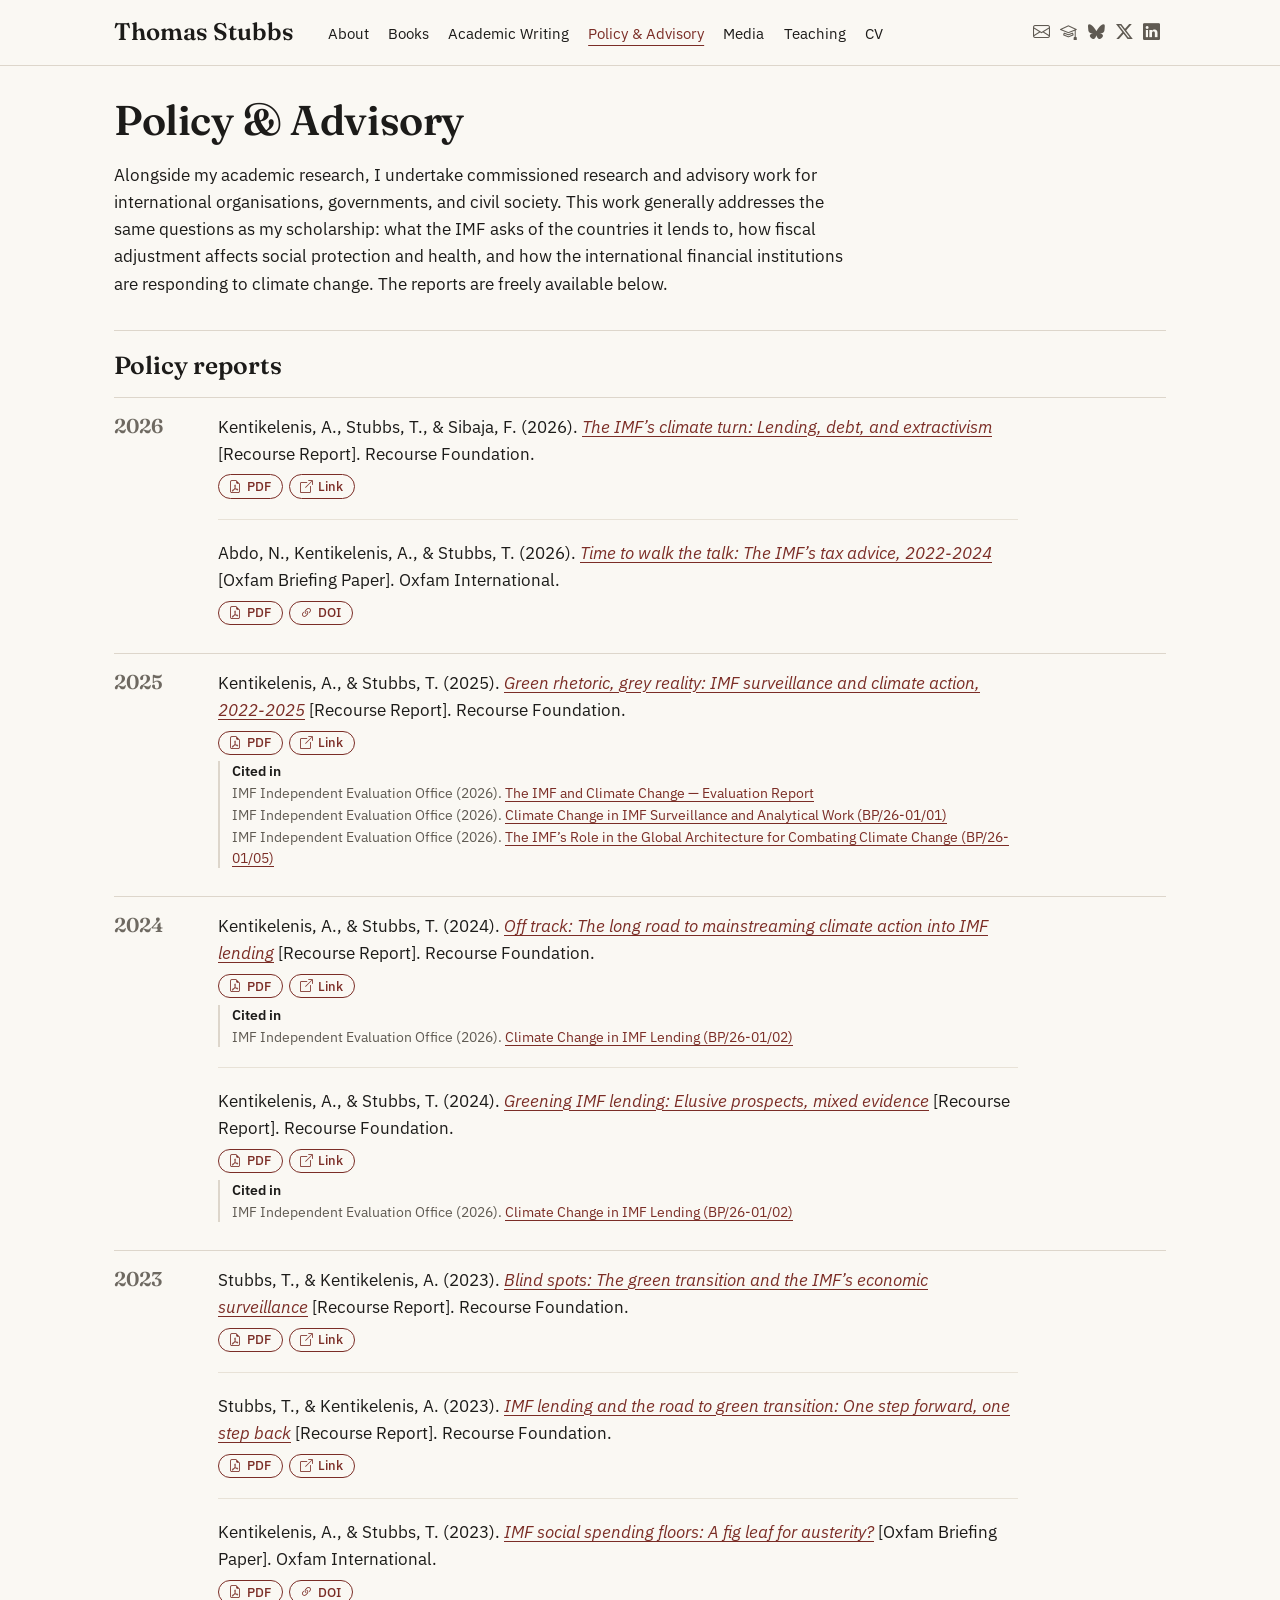
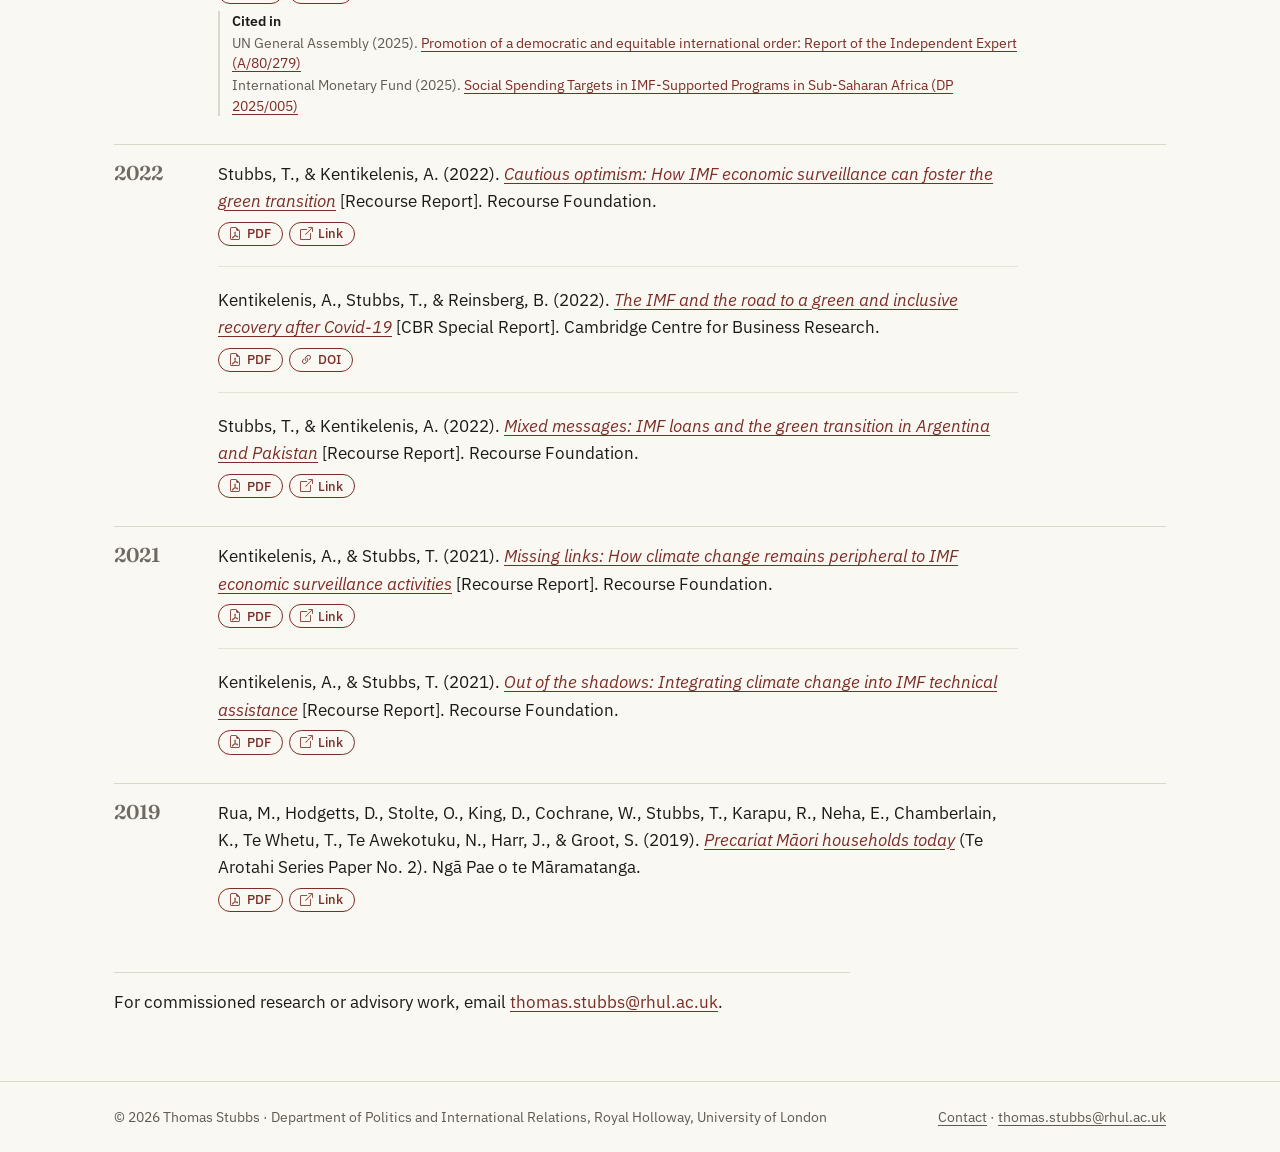
<file: docs/policy/index.html>
<!DOCTYPE html>
<html xmlns="http://www.w3.org/1999/xhtml" lang="en-GB" xml:lang="en-GB"><head>

<meta charset="utf-8">
<meta name="generator" content="quarto-1.9.38">

<meta name="viewport" content="width=device-width, initial-scale=1.0, user-scalable=yes">

<meta name="description" content="Thomas Stubbs’s commissioned research and advisory work for international organisations, governments, and civil society, and his policy reports.">

<title>Policy &amp; Advisory | Thomas Stubbs</title>
<style>
/* Default styles provided by pandoc.
** See https://pandoc.org/MANUAL.html#variables-for-html for config info.
*/
code{white-space: pre-wrap;}
span.smallcaps{font-variant: small-caps;}
div.columns{display: flex; gap: min(4vw, 1.5em);}
div.column{flex: auto; overflow-x: auto;}
div.hanging-indent{margin-left: 1.5em; text-indent: -1.5em;}
ul.task-list{list-style: none;}
ul.task-list li input[type="checkbox"] {
  width: 0.8em;
  margin: 0 0.8em 0.2em -1em; /* quarto-specific, see https://github.com/quarto-dev/quarto-cli/issues/4556 */ 
  vertical-align: middle;
}
</style>


<script src="../site_libs/quarto-nav/quarto-nav.js"></script>
<script src="../site_libs/quarto-nav/headroom.min.js"></script>
<link href="../images/favicon.png" rel="icon" type="image/png">
<script src="../site_libs/clipboard/clipboard.min.js"></script>
<script src="../site_libs/quarto-html/quarto.js" type="module"></script>
<script src="../site_libs/quarto-html/tabsets/tabsets.js" type="module"></script>
<script src="../site_libs/quarto-html/popper.min.js"></script>
<script src="../site_libs/quarto-html/tippy.umd.min.js"></script>
<script src="../site_libs/quarto-html/anchor.min.js"></script>
<link href="../site_libs/quarto-html/tippy.css" rel="stylesheet">
<link href="../site_libs/quarto-html/quarto-syntax-highlighting-15634bcf2e68342d4ad2dfa704d543f6.css" rel="stylesheet" id="quarto-text-highlighting-styles">
<script src="../site_libs/bootstrap/bootstrap.min.js"></script>
<link href="../site_libs/bootstrap/bootstrap-icons.css" rel="stylesheet">
<link href="../site_libs/bootstrap/bootstrap-f509421370c89d03c74298033657f238.min.css" rel="stylesheet" append-hash="true" id="quarto-bootstrap" data-mode="light">
<script id="quarto-search-options" type="application/json">{
  "language": {
    "search-no-results-text": "No results",
    "search-matching-documents-text": "matching documents",
    "search-copy-link-title": "Copy link to search",
    "search-hide-matches-text": "Hide additional matches",
    "search-more-match-text": "more match in this document",
    "search-more-matches-text": "more matches in this document",
    "search-clear-button-title": "Clear",
    "search-text-placeholder": "",
    "search-detached-cancel-button-title": "Cancel",
    "search-submit-button-title": "Submit",
    "search-label": "Search"
  }
}</script>
<script async="" src="https://www.googletagmanager.com/gtag/js?id=G-SD0DBH1WWM"></script>

<script type="text/javascript">

window.dataLayer = window.dataLayer || [];
function gtag(){dataLayer.push(arguments);}
gtag('js', new Date());
gtag('config', 'G-SD0DBH1WWM', { 'anonymize_ip': true});
</script>
<meta name="format-detection" content="telephone=no, date=no, address=no, email=no">


<link rel="stylesheet" href="../styles/fonts.css">
<link rel="canonical" href="https://tstubbs.net/policy/">
</head>

<body class="nav-fixed fullcontent quarto-light">

<div id="quarto-search-results"></div>
  <header id="quarto-header" class="headroom fixed-top">
    <nav class="navbar navbar-expand-lg " data-bs-theme="dark">
      <div class="navbar-container container-fluid">
      <div class="navbar-brand-container mx-auto">
    <a class="navbar-brand" href="../index.html">
    <span class="navbar-title">Thomas Stubbs</span>
    </a>
  </div>
          <button class="navbar-toggler" type="button" data-bs-toggle="collapse" data-bs-target="#navbarCollapse" aria-controls="navbarCollapse" role="menu" aria-expanded="false" aria-label="Toggle navigation" onclick="if (window.quartoToggleHeadroom) { window.quartoToggleHeadroom(); }">
  <span class="navbar-toggler-icon"></span>
</button>
          <div class="collapse navbar-collapse" id="navbarCollapse">
            <ul class="navbar-nav navbar-nav-scroll me-auto">
  <li class="nav-item">
    <a class="nav-link" href="../about/index.html"> 
<span class="menu-text">About</span></a>
  </li>  
  <li class="nav-item">
    <a class="nav-link" href="../books/index.html"> 
<span class="menu-text">Books</span></a>
  </li>  
  <li class="nav-item">
    <a class="nav-link" href="../publications/index.html"> 
<span class="menu-text">Academic Writing</span></a>
  </li>  
  <li class="nav-item">
    <a class="nav-link active" href="../policy/index.html" aria-current="page"> 
<span class="menu-text">Policy &amp; Advisory</span></a>
  </li>  
  <li class="nav-item">
    <a class="nav-link" href="../media/index.html"> 
<span class="menu-text">Media</span></a>
  </li>  
  <li class="nav-item">
    <a class="nav-link" href="../teaching/index.html"> 
<span class="menu-text">Teaching</span></a>
  </li>  
  <li class="nav-item">
    <a class="nav-link" href="../cv/index.html"> 
<span class="menu-text">CV</span></a>
  </li>  
</ul>
            <ul class="navbar-nav navbar-nav-scroll ms-auto">
  <li class="nav-item compact">
    <a class="nav-link" href="mailto:thomas.stubbs@rhul.ac.uk"> <i class="bi bi-envelope" role="img" aria-label="Email">
</i> 
<span class="menu-text"></span></a>
  </li>  
  <li class="nav-item compact">
    <a class="nav-link" href="https://scholar.google.com/citations?user=iezkZAcAAAAJ"> <i class="bi bi-mortarboard" role="img" aria-label="Google Scholar">
</i> 
<span class="menu-text"></span></a>
  </li>  
  <li class="nav-item compact">
    <a class="nav-link" href="https://bsky.app/profile/thomstubbs.bsky.social"> <i class="bi bi-bluesky" role="img" aria-label="Bluesky">
</i> 
<span class="menu-text"></span></a>
  </li>  
  <li class="nav-item compact">
    <a class="nav-link" href="https://x.com/thomstubbs"> <i class="bi bi-twitter-x" role="img" aria-label="X">
</i> 
<span class="menu-text"></span></a>
  </li>  
  <li class="nav-item compact">
    <a class="nav-link" href="https://www.linkedin.com/in/thomas-stubbs-50a769253/"> <i class="bi bi-linkedin" role="img" aria-label="LinkedIn">
</i> 
<span class="menu-text"></span></a>
  </li>  
</ul>
          </div> <!-- /navcollapse -->
            <div class="quarto-navbar-tools">
</div>
      </div> <!-- /container-fluid -->
    </nav>
</header>
<!-- content -->
<div id="quarto-content" class="quarto-container page-columns page-rows-contents page-layout-article page-navbar">
<!-- sidebar -->
<!-- margin-sidebar -->
    
<!-- main -->
<main class="content" id="quarto-document-content">
<a class="visually-hidden-focusable skip-link" href="#quarto-document-content">Skip to main content</a>
<script>
  // Quarto inserts this include inside <main>. Move the link to the start of
  // <body>, so it is the first thing a keyboard user reaches.
  (function () {
    var link = document.currentScript.previousElementSibling;
    document.body.insertBefore(link, document.body.firstChild);
  })();
</script>

<header id="title-block-header" class="quarto-title-block default">
<div class="quarto-title">
<h1 class="title">Policy &amp; Advisory</h1>
</div>



<div class="quarto-title-meta">

    
  
    
  </div>
  


</header>


<p>Alongside my academic research, I undertake commissioned research and advisory work for international organisations, governments, and civil society. This work generally addresses the same questions as my scholarship: what the IMF asks of the countries it lends to, how fiscal adjustment affects social protection and health, and how the international financial institutions are responding to climate change. The reports are freely available below.</p>
<section id="policy-reports" class="level2">
<h2 class="anchored" data-anchor-id="policy-reports">Policy reports</h2>
<section class="pub-year" aria-labelledby="y2026"><h3 class="pub-year-heading anchored" id="y2026">2026</h3><div class="pub-year-entries"><article class="pub-entry"><p class="pub-cite">Kentikelenis, A., Stubbs, T., &amp; Sibaja, F. (2026). <i><a href="https://re-course.org/wp-content/uploads/2026/09/IMF-climate-turn_report_Recourse-Sep-2026.pdf">The IMF’s climate turn: Lending, debt, and extractivism</a></i> [Recourse Report]. Recourse Foundation.</p><div class="pub-buttons"><a class="pub-btn" href="../files/publications/PGMMFTM7.pdf"><i class="bi bi-file-earmark-pdf" aria-hidden="true"></i> PDF</a><a class="pub-btn" href="https://re-course.org/wp-content/uploads/2026/09/IMF-climate-turn_report_Recourse-Sep-2026.pdf"><i class="bi bi-box-arrow-up-right" aria-hidden="true"></i> Link</a></div></article><article class="pub-entry"><p class="pub-cite">Abdo, N., Kentikelenis, A., &amp; Stubbs, T. (2026). <i><a href="https://doi.org/10.21201/2026.000127">Time to walk the talk: The IMF’s tax advice, 2022-2024</a></i> [Oxfam Briefing Paper]. Oxfam International.</p><div class="pub-buttons"><a class="pub-btn" href="../files/publications/72BCJH9D.pdf"><i class="bi bi-file-earmark-pdf" aria-hidden="true"></i> PDF</a><a class="pub-btn" href="https://doi.org/10.21201/2026.000127"><i class="bi bi-link-45deg" aria-hidden="true"></i> DOI</a></div></article></div></section>
<section class="pub-year" aria-labelledby="y2025"><h3 class="pub-year-heading anchored" id="y2025">2025</h3><div class="pub-year-entries"><article class="pub-entry"><p class="pub-cite">Kentikelenis, A., &amp; Stubbs, T. (2025). <i><a href="https://re-course.org/wp-content/uploads/2025/10/Green-rhetoric-grey-reality-IMF-surveillance-and-climate-action-2022-2025_Recourse-report_October-2025.pdf">Green rhetoric, grey reality: IMF surveillance and climate action, 2022-2025</a></i> [Recourse Report]. Recourse Foundation.</p><div class="pub-buttons"><a class="pub-btn" href="../files/publications/FNST6FDY.pdf"><i class="bi bi-file-earmark-pdf" aria-hidden="true"></i> PDF</a><a class="pub-btn" href="https://re-course.org/wp-content/uploads/2025/10/Green-rhetoric-grey-reality-IMF-surveillance-and-climate-action-2022-2025_Recourse-report_October-2025.pdf"><i class="bi bi-box-arrow-up-right" aria-hidden="true"></i> Link</a></div><div class="pub-cited"><p class="pub-note-label">Cited in</p><ul><li>IMF Independent Evaluation Office (2026). <a href="https://ieo.imf.org/-/media/ieo/files/evaluations/completed/06-05-2026-the-imf-and-climate-change/icc-chapeau.pdf">The IMF and Climate Change — Evaluation Report</a></li><li>IMF Independent Evaluation Office (2026). <a href="https://ieo.imf.org/-/media/ieo/files/evaluations/completed/06-05-2026-the-imf-and-climate-change/icc-bp1-climate-change-in-imf-surveillance.pdf">Climate Change in IMF Surveillance and Analytical Work (BP/26-01/01)</a></li><li>IMF Independent Evaluation Office (2026). <a href="https://ieo.imf.org/-/media/ieo/files/evaluations/completed/06-05-2026-the-imf-and-climate-change/icc-bp5-imfs-role-in-gca.pdf">The IMF’s Role in the Global Architecture for Combating Climate Change (BP/26-01/05)</a></li></ul></div></article></div></section>
<section class="pub-year" aria-labelledby="y2024"><h3 class="pub-year-heading anchored" id="y2024">2024</h3><div class="pub-year-entries"><article class="pub-entry"><p class="pub-cite">Kentikelenis, A., &amp; Stubbs, T. (2024). <i><a href="https://re-course.org/wp-content/uploads/2024/10/Off-track_mainstreaming-climate-action-into-IMF-lending_October-2024_Recourse.pdf">Off track: The long road to mainstreaming climate action into IMF lending</a></i> [Recourse Report]. Recourse Foundation.</p><div class="pub-buttons"><a class="pub-btn" href="../files/publications/TMN4JIG9.pdf"><i class="bi bi-file-earmark-pdf" aria-hidden="true"></i> PDF</a><a class="pub-btn" href="https://re-course.org/wp-content/uploads/2024/10/Off-track_mainstreaming-climate-action-into-IMF-lending_October-2024_Recourse.pdf"><i class="bi bi-box-arrow-up-right" aria-hidden="true"></i> Link</a></div><div class="pub-cited"><p class="pub-note-label">Cited in</p><ul><li>IMF Independent Evaluation Office (2026). <a href="https://ieo.imf.org/-/media/ieo/files/evaluations/completed/06-05-2026-the-imf-and-climate-change/icc-bp2-climate-change-in-imf-lending.pdf">Climate Change in IMF Lending (BP/26-01/02)</a></li></ul></div></article><article class="pub-entry"><p class="pub-cite">Kentikelenis, A., &amp; Stubbs, T. (2024). <i><a href="https://re-course.org/wp-content/uploads/2024/04/RST-Report-desktop-1-compressed.pdf">Greening IMF lending: Elusive prospects, mixed evidence</a></i> [Recourse Report]. Recourse Foundation.</p><div class="pub-buttons"><a class="pub-btn" href="../files/publications/ICTFDMSD.pdf"><i class="bi bi-file-earmark-pdf" aria-hidden="true"></i> PDF</a><a class="pub-btn" href="https://re-course.org/wp-content/uploads/2024/04/RST-Report-desktop-1-compressed.pdf"><i class="bi bi-box-arrow-up-right" aria-hidden="true"></i> Link</a></div><div class="pub-cited"><p class="pub-note-label">Cited in</p><ul><li>IMF Independent Evaluation Office (2026). <a href="https://ieo.imf.org/-/media/ieo/files/evaluations/completed/06-05-2026-the-imf-and-climate-change/icc-bp2-climate-change-in-imf-lending.pdf">Climate Change in IMF Lending (BP/26-01/02)</a></li></ul></div></article></div></section>
<section class="pub-year" aria-labelledby="y2023"><h3 class="pub-year-heading anchored" id="y2023">2023</h3><div class="pub-year-entries"><article class="pub-entry"><p class="pub-cite">Stubbs, T., &amp; Kentikelenis, A. (2023). <i><a href="https://re-course.org/wp-content/uploads/2023/10/BLIND-SPOTS_mobile.pdf">Blind spots: The green transition and the IMF’s economic surveillance</a></i> [Recourse Report]. Recourse Foundation.</p><div class="pub-buttons"><a class="pub-btn" href="../files/publications/7GTXKTFU.pdf"><i class="bi bi-file-earmark-pdf" aria-hidden="true"></i> PDF</a><a class="pub-btn" href="https://re-course.org/wp-content/uploads/2023/10/BLIND-SPOTS_mobile.pdf"><i class="bi bi-box-arrow-up-right" aria-hidden="true"></i> Link</a></div></article><article class="pub-entry"><p class="pub-cite">Stubbs, T., &amp; Kentikelenis, A. (2023). <i><a href="https://re-course.org/wp-content/uploads/2023/06/Full-report_IMF-Lending-and-Green-Transition.pdf">IMF lending and the road to green transition: One step forward, one step back</a></i> [Recourse Report]. Recourse Foundation.</p><div class="pub-buttons"><a class="pub-btn" href="../files/publications/35BRDWQL.pdf"><i class="bi bi-file-earmark-pdf" aria-hidden="true"></i> PDF</a><a class="pub-btn" href="https://re-course.org/wp-content/uploads/2023/06/Full-report_IMF-Lending-and-Green-Transition.pdf"><i class="bi bi-box-arrow-up-right" aria-hidden="true"></i> Link</a></div></article><article class="pub-entry"><p class="pub-cite">Kentikelenis, A., &amp; Stubbs, T. (2023). <i><a href="https://doi.org/10.21201/2023.621495">IMF social spending floors: A fig leaf for austerity?</a></i> [Oxfam Briefing Paper]. Oxfam International.</p><div class="pub-buttons"><a class="pub-btn" href="../files/publications/JTRH83D5.pdf"><i class="bi bi-file-earmark-pdf" aria-hidden="true"></i> PDF</a><a class="pub-btn" href="https://doi.org/10.21201/2023.621495"><i class="bi bi-link-45deg" aria-hidden="true"></i> DOI</a></div><div class="pub-cited"><p class="pub-note-label">Cited in</p><ul><li>UN General Assembly (2025). <a href="https://docs.un.org/en/A/80/279">Promotion of a democratic and equitable international order: Report of the Independent Expert (A/80/279)</a></li><li>International Monetary Fund (2025). <a href="https://www.elibrary.imf.org/view/journals/087/2025/005/article-A001-en.xml">Social Spending Targets in IMF-Supported Programs in Sub-Saharan Africa (DP 2025/005)</a></li></ul></div></article></div></section>
<section class="pub-year" aria-labelledby="y2022"><h3 class="pub-year-heading anchored" id="y2022">2022</h3><div class="pub-year-entries"><article class="pub-entry"><p class="pub-cite">Stubbs, T., &amp; Kentikelenis, A. (2022). <i><a href="https://re-course.org/wp-content/uploads/2022/11/Cautious-optimism_web.pdf">Cautious optimism: How IMF economic surveillance can foster the green transition</a></i> [Recourse Report]. Recourse Foundation.</p><div class="pub-buttons"><a class="pub-btn" href="../files/publications/J2J937CD.pdf"><i class="bi bi-file-earmark-pdf" aria-hidden="true"></i> PDF</a><a class="pub-btn" href="https://re-course.org/wp-content/uploads/2022/11/Cautious-optimism_web.pdf"><i class="bi bi-box-arrow-up-right" aria-hidden="true"></i> Link</a></div></article><article class="pub-entry"><p class="pub-cite">Kentikelenis, A., Stubbs, T., &amp; Reinsberg, B. (2022). <i><a href="https://doi.org/10.17863/CAM.86038">The IMF and the road to a green and inclusive recovery after Covid-19</a></i> [CBR Special Report]. Cambridge Centre for Business Research.</p><div class="pub-buttons"><a class="pub-btn" href="../files/publications/XFVLL265.pdf"><i class="bi bi-file-earmark-pdf" aria-hidden="true"></i> PDF</a><a class="pub-btn" href="https://doi.org/10.17863/CAM.86038"><i class="bi bi-link-45deg" aria-hidden="true"></i> DOI</a></div></article><article class="pub-entry"><p class="pub-cite">Stubbs, T., &amp; Kentikelenis, A. (2022). <i><a href="https://re-course.org/wp-content/uploads/2022/11/Mixed-messages-IMF-loans-and-the-green-transition-in-Argentina-and-Pakistan-Updatedweb-1.pdf">Mixed messages: IMF loans and the green transition in Argentina and Pakistan</a></i> [Recourse Report]. Recourse Foundation.</p><div class="pub-buttons"><a class="pub-btn" href="../files/publications/54ZMM9C3.pdf"><i class="bi bi-file-earmark-pdf" aria-hidden="true"></i> PDF</a><a class="pub-btn" href="https://re-course.org/wp-content/uploads/2022/11/Mixed-messages-IMF-loans-and-the-green-transition-in-Argentina-and-Pakistan-Updatedweb-1.pdf"><i class="bi bi-box-arrow-up-right" aria-hidden="true"></i> Link</a></div></article></div></section>
<section class="pub-year" aria-labelledby="y2021"><h3 class="pub-year-heading anchored" id="y2021">2021</h3><div class="pub-year-entries"><article class="pub-entry"><p class="pub-cite">Kentikelenis, A., &amp; Stubbs, T. (2021). <i><a href="https://re-course.org/wp-content/uploads/2022/04/Missing-Links-Final_compressed-1.pdf">Missing links: How climate change remains peripheral to IMF economic surveillance activities</a></i> [Recourse Report]. Recourse Foundation.</p><div class="pub-buttons"><a class="pub-btn" href="../files/publications/9KYC7VPU.pdf"><i class="bi bi-file-earmark-pdf" aria-hidden="true"></i> PDF</a><a class="pub-btn" href="https://re-course.org/wp-content/uploads/2022/04/Missing-Links-Final_compressed-1.pdf"><i class="bi bi-box-arrow-up-right" aria-hidden="true"></i> Link</a></div></article><article class="pub-entry"><p class="pub-cite">Kentikelenis, A., &amp; Stubbs, T. (2021). <i><a href="https://re-course.org/wp-content/uploads/2022/03/Out-of-the-Shadows-Final_compressed-2.pdf">Out of the shadows: Integrating climate change into IMF technical assistance</a></i> [Recourse Report]. Recourse Foundation.</p><div class="pub-buttons"><a class="pub-btn" href="../files/publications/KR6GQQRT.pdf"><i class="bi bi-file-earmark-pdf" aria-hidden="true"></i> PDF</a><a class="pub-btn" href="https://re-course.org/wp-content/uploads/2022/03/Out-of-the-Shadows-Final_compressed-2.pdf"><i class="bi bi-box-arrow-up-right" aria-hidden="true"></i> Link</a></div></article></div></section>
<section class="pub-year" aria-labelledby="y2019"><h3 class="pub-year-heading anchored" id="y2019">2019</h3><div class="pub-year-entries"><article class="pub-entry"><p class="pub-cite">Rua, M., Hodgetts, D., Stolte, O., King, D., Cochrane, W., Stubbs, T., Karapu, R., Neha, E., Chamberlain, K., Te Whetu, T., Te Awekotuku, N., Harr, J., &amp; Groot, S. (2019). <i><a href="https://maramatanga.ac.nz/media/5044/download?inline">Precariat Māori households today</a></i> (Te Arotahi Series Paper No. 2). Ngā Pae o te Māramatanga.</p><div class="pub-buttons"><a class="pub-btn" href="../files/publications/F99VYL72.pdf"><i class="bi bi-file-earmark-pdf" aria-hidden="true"></i> PDF</a><a class="pub-btn" href="https://maramatanga.ac.nz/media/5044/download?inline"><i class="bi bi-box-arrow-up-right" aria-hidden="true"></i> Link</a></div></article></div></section>
<div class="enquiries">
<p>For commissioned research or advisory work, email <a href="mailto:thomas.stubbs@rhul.ac.uk">thomas.stubbs@rhul.ac.uk</a>.</p>
</div>


</section>

</main> <!-- /main -->
<script id="quarto-html-after-body" type="application/javascript">
  window.document.addEventListener("DOMContentLoaded", function (event) {
    const icon = "";
    const anchorJS = new window.AnchorJS();
    anchorJS.options = {
      placement: 'right',
      icon: icon
    };
    anchorJS.add('.anchored');
    const isCodeAnnotation = (el) => {
      for (const clz of el.classList) {
        if (clz.startsWith('code-annotation-')) {                     
          return true;
        }
      }
      return false;
    }
    const onCopySuccess = function(e) {
      // button target
      const button = e.trigger;
      // don't keep focus
      button.blur();
      // flash "checked"
      button.classList.add('code-copy-button-checked');
      var currentTitle = button.getAttribute("title");
      button.setAttribute("title", "Copied!");
      let tooltip;
      if (window.bootstrap) {
        button.setAttribute("data-bs-toggle", "tooltip");
        button.setAttribute("data-bs-placement", "left");
        button.setAttribute("data-bs-title", "Copied!");
        tooltip = new bootstrap.Tooltip(button, 
          { trigger: "manual", 
            customClass: "code-copy-button-tooltip",
            offset: [0, -8]});
        tooltip.show();    
      }
      setTimeout(function() {
        if (tooltip) {
          tooltip.hide();
          button.removeAttribute("data-bs-title");
          button.removeAttribute("data-bs-toggle");
          button.removeAttribute("data-bs-placement");
        }
        button.setAttribute("title", currentTitle);
        button.classList.remove('code-copy-button-checked');
      }, 1000);
      // clear code selection
      e.clearSelection();
    }
    const getTextToCopy = function(trigger) {
      const outerScaffold = trigger.parentElement.cloneNode(true);
      const codeEl = outerScaffold.querySelector('code');
      for (const childEl of codeEl.children) {
        if (isCodeAnnotation(childEl)) {
          childEl.remove();
        }
      }
      return codeEl.innerText;
    }
    const clipboard = new window.ClipboardJS('.code-copy-button:not([data-in-quarto-modal])', {
      text: getTextToCopy
    });
    clipboard.on('success', onCopySuccess);
    if (window.document.getElementById('quarto-embedded-source-code-modal')) {
      const clipboardModal = new window.ClipboardJS('.code-copy-button[data-in-quarto-modal]', {
        text: getTextToCopy,
        container: window.document.getElementById('quarto-embedded-source-code-modal')
      });
      clipboardModal.on('success', onCopySuccess);
    }
      var localhostRegex = new RegExp(/^(?:http|https):\/\/localhost\:?[0-9]*\//);
      var mailtoRegex = new RegExp(/^mailto:/);
        var filterRegex = new RegExp("https:\/\/tstubbs\.net\/");
      var isInternal = (href) => {
          return filterRegex.test(href) || localhostRegex.test(href) || mailtoRegex.test(href);
      }
      // Inspect non-navigation links and adorn them if external
     var links = window.document.querySelectorAll('a[href]:not(.nav-link):not(.navbar-brand):not(.toc-action):not(.sidebar-link):not(.sidebar-item-toggle):not(.pagination-link):not(.no-external):not([aria-hidden]):not(.dropdown-item):not(.quarto-navigation-tool):not(.about-link)');
      for (var i=0; i<links.length; i++) {
        const link = links[i];
        if (!isInternal(link.href)) {
          // undo the damage that might have been done by quarto-nav.js in the case of
          // links that we want to consider external
          if (link.dataset.originalHref !== undefined) {
            link.href = link.dataset.originalHref;
          }
        }
      }
    function tippyHover(el, contentFn, onTriggerFn, onUntriggerFn) {
      const config = {
        allowHTML: true,
        maxWidth: 500,
        delay: 100,
        arrow: false,
        appendTo: function(el) {
            return el.parentElement;
        },
        interactive: true,
        interactiveBorder: 10,
        theme: 'quarto',
        placement: 'bottom-start',
      };
      if (contentFn) {
        config.content = contentFn;
      }
      if (onTriggerFn) {
        config.onTrigger = onTriggerFn;
      }
      if (onUntriggerFn) {
        config.onUntrigger = onUntriggerFn;
      }
      window.tippy(el, config); 
    }
    const noterefs = window.document.querySelectorAll('a[role="doc-noteref"]');
    for (var i=0; i<noterefs.length; i++) {
      const ref = noterefs[i];
      tippyHover(ref, function() {
        // use id or data attribute instead here
        let href = ref.getAttribute('data-footnote-href') || ref.getAttribute('href');
        try { href = new URL(href).hash; } catch {}
        const id = href.replace(/^#\/?/, "");
        const note = window.document.getElementById(id);
        if (note) {
          return note.innerHTML;
        } else {
          return "";
        }
      });
    }
    const xrefs = window.document.querySelectorAll('a.quarto-xref');
    const processXRef = (id, note) => {
      // Strip column container classes
      const stripColumnClz = (el) => {
        el.classList.remove("page-full", "page-columns");
        if (el.children) {
          for (const child of el.children) {
            stripColumnClz(child);
          }
        }
      }
      stripColumnClz(note)
      if (id === null || id.startsWith('sec-')) {
        // Special case sections, only their first couple elements
        const container = document.createElement("div");
        if (note.children && note.children.length > 2) {
          container.appendChild(note.children[0].cloneNode(true));
          for (let i = 1; i < note.children.length; i++) {
            const child = note.children[i];
            if (child.tagName === "P" && child.innerText === "") {
              continue;
            } else {
              container.appendChild(child.cloneNode(true));
              break;
            }
          }
          if (window.Quarto?.typesetMath) {
            window.Quarto.typesetMath(container);
          }
          return container.innerHTML
        } else {
          if (window.Quarto?.typesetMath) {
            window.Quarto.typesetMath(note);
          }
          return note.innerHTML;
        }
      } else {
        // Remove any anchor links if they are present
        const anchorLink = note.querySelector('a.anchorjs-link');
        if (anchorLink) {
          anchorLink.remove();
        }
        if (window.Quarto?.typesetMath) {
          window.Quarto.typesetMath(note);
        }
        if (note.classList.contains("callout")) {
          return note.outerHTML;
        } else {
          return note.innerHTML;
        }
      }
    }
    for (var i=0; i<xrefs.length; i++) {
      const xref = xrefs[i];
      tippyHover(xref, undefined, function(instance) {
        instance.disable();
        let url = xref.getAttribute('href');
        let hash = undefined; 
        if (url.startsWith('#')) {
          hash = url;
        } else {
          try { hash = new URL(url).hash; } catch {}
        }
        if (hash) {
          const id = hash.replace(/^#\/?/, "");
          const note = window.document.getElementById(id);
          if (note !== null) {
            try {
              const html = processXRef(id, note.cloneNode(true));
              instance.setContent(html);
            } finally {
              instance.enable();
              instance.show();
            }
          } else {
            // See if we can fetch this
            fetch(url.split('#')[0])
            .then(res => res.text())
            .then(html => {
              const parser = new DOMParser();
              const htmlDoc = parser.parseFromString(html, "text/html");
              const note = htmlDoc.getElementById(id);
              if (note !== null) {
                const html = processXRef(id, note);
                instance.setContent(html);
              } 
            }).finally(() => {
              instance.enable();
              instance.show();
            });
          }
        } else {
          // See if we can fetch a full url (with no hash to target)
          // This is a special case and we should probably do some content thinning / targeting
          fetch(url)
          .then(res => res.text())
          .then(html => {
            const parser = new DOMParser();
            const htmlDoc = parser.parseFromString(html, "text/html");
            const note = htmlDoc.querySelector('main.content');
            if (note !== null) {
              // This should only happen for chapter cross references
              // (since there is no id in the URL)
              // remove the first header
              if (note.children.length > 0 && note.children[0].tagName === "HEADER") {
                note.children[0].remove();
              }
              const html = processXRef(null, note);
              instance.setContent(html);
            } 
          }).finally(() => {
            instance.enable();
            instance.show();
          });
        }
      }, function(instance) {
      });
    }
        let selectedAnnoteEl;
        const selectorForAnnotation = ( cell, annotation) => {
          let cellAttr = 'data-code-cell="' + cell + '"';
          let lineAttr = 'data-code-annotation="' +  annotation + '"';
          const selector = 'span[' + cellAttr + '][' + lineAttr + ']';
          return selector;
        }
        const selectCodeLines = (annoteEl) => {
          const doc = window.document;
          const targetCell = annoteEl.getAttribute("data-target-cell");
          const targetAnnotation = annoteEl.getAttribute("data-target-annotation");
          const annoteSpan = window.document.querySelector(selectorForAnnotation(targetCell, targetAnnotation));
          const lines = annoteSpan.getAttribute("data-code-lines").split(",");
          const lineIds = lines.map((line) => {
            return targetCell + "-" + line;
          })
          let top = null;
          let height = null;
          let parent = null;
          if (lineIds.length > 0) {
              //compute the position of the single el (top and bottom and make a div)
              const el = window.document.getElementById(lineIds[0]);
              top = el.offsetTop;
              height = el.offsetHeight;
              parent = el.parentElement.parentElement;
            if (lineIds.length > 1) {
              const lastEl = window.document.getElementById(lineIds[lineIds.length - 1]);
              const bottom = lastEl.offsetTop + lastEl.offsetHeight;
              height = bottom - top;
            }
            if (top !== null && height !== null && parent !== null) {
              // cook up a div (if necessary) and position it 
              let div = window.document.getElementById("code-annotation-line-highlight");
              if (div === null) {
                div = window.document.createElement("div");
                div.setAttribute("id", "code-annotation-line-highlight");
                div.style.position = 'absolute';
                parent.appendChild(div);
              }
              div.style.top = top - 2 + "px";
              div.style.height = height + 4 + "px";
              div.style.left = 0;
              let gutterDiv = window.document.getElementById("code-annotation-line-highlight-gutter");
              if (gutterDiv === null) {
                gutterDiv = window.document.createElement("div");
                gutterDiv.setAttribute("id", "code-annotation-line-highlight-gutter");
                gutterDiv.style.position = 'absolute';
                const codeCell = window.document.getElementById(targetCell);
                const gutter = codeCell.querySelector('.code-annotation-gutter');
                gutter.appendChild(gutterDiv);
              }
              gutterDiv.style.top = top - 2 + "px";
              gutterDiv.style.height = height + 4 + "px";
            }
            selectedAnnoteEl = annoteEl;
          }
        };
        const unselectCodeLines = () => {
          const elementsIds = ["code-annotation-line-highlight", "code-annotation-line-highlight-gutter"];
          elementsIds.forEach((elId) => {
            const div = window.document.getElementById(elId);
            if (div) {
              div.remove();
            }
          });
          selectedAnnoteEl = undefined;
        };
          // Handle positioning of the toggle
      window.addEventListener(
        "resize",
        throttle(() => {
          elRect = undefined;
          if (selectedAnnoteEl) {
            selectCodeLines(selectedAnnoteEl);
          }
        }, 10)
      );
      function throttle(fn, ms) {
      let throttle = false;
      let timer;
        return (...args) => {
          if(!throttle) { // first call gets through
              fn.apply(this, args);
              throttle = true;
          } else { // all the others get throttled
              if(timer) clearTimeout(timer); // cancel #2
              timer = setTimeout(() => {
                fn.apply(this, args);
                timer = throttle = false;
              }, ms);
          }
        };
      }
        // Attach click handler to the DT
        const annoteDls = window.document.querySelectorAll('dt[data-target-cell]');
        for (const annoteDlNode of annoteDls) {
          annoteDlNode.addEventListener('click', (event) => {
            const clickedEl = event.target;
            if (clickedEl !== selectedAnnoteEl) {
              unselectCodeLines();
              const activeEl = window.document.querySelector('dt[data-target-cell].code-annotation-active');
              if (activeEl) {
                activeEl.classList.remove('code-annotation-active');
              }
              selectCodeLines(clickedEl);
              clickedEl.classList.add('code-annotation-active');
            } else {
              // Unselect the line
              unselectCodeLines();
              clickedEl.classList.remove('code-annotation-active');
            }
          });
        }
    const findCites = (el) => {
      const parentEl = el.parentElement;
      if (parentEl) {
        const cites = parentEl.dataset.cites;
        if (cites) {
          return {
            el,
            cites: cites.split(' ')
          };
        } else {
          return findCites(el.parentElement)
        }
      } else {
        return undefined;
      }
    };
    var bibliorefs = window.document.querySelectorAll('a[role="doc-biblioref"]');
    for (var i=0; i<bibliorefs.length; i++) {
      const ref = bibliorefs[i];
      const citeInfo = findCites(ref);
      if (citeInfo) {
        tippyHover(citeInfo.el, function() {
          var popup = window.document.createElement('div');
          citeInfo.cites.forEach(function(cite) {
            var citeDiv = window.document.createElement('div');
            citeDiv.classList.add('hanging-indent');
            citeDiv.classList.add('csl-entry');
            var biblioDiv = window.document.getElementById('ref-' + cite);
            if (biblioDiv) {
              citeDiv.innerHTML = biblioDiv.innerHTML;
            }
            popup.appendChild(citeDiv);
          });
          return popup.innerHTML;
        });
      }
    }
  });
  </script>
</div> <!-- /content -->
<footer class="footer">
  <div class="nav-footer">
    <div class="nav-footer-left">
<p>© 2026 Thomas Stubbs · Department of Politics and International Relations, Royal Holloway, University of London</p>
</div>   
    <div class="nav-footer-center">
      &nbsp;
    </div>
    <div class="nav-footer-right">
<p><a href="../contact/index.html">Contact</a> · <a href="mailto:thomas.stubbs@rhul.ac.uk">thomas.stubbs@rhul.ac.uk</a></p>
</div>
  </div>
</footer>




</body></html>
</file>
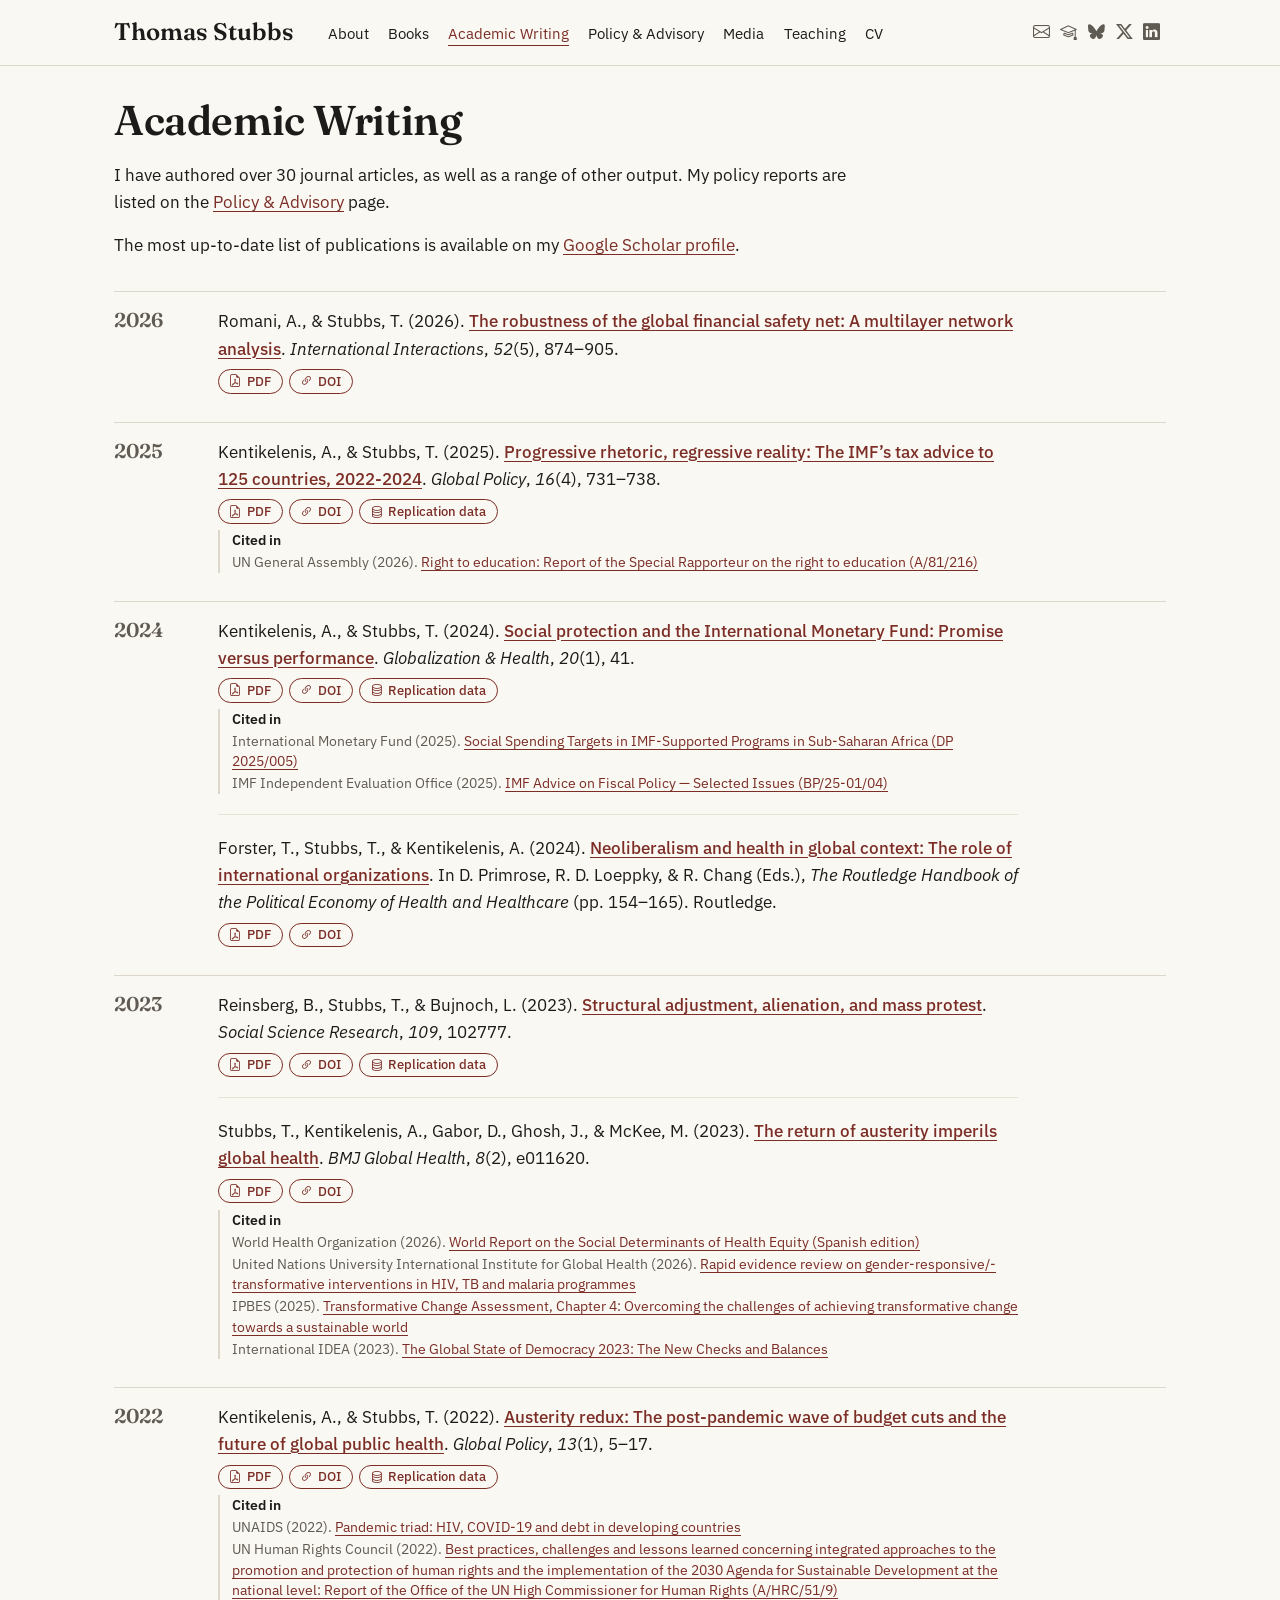
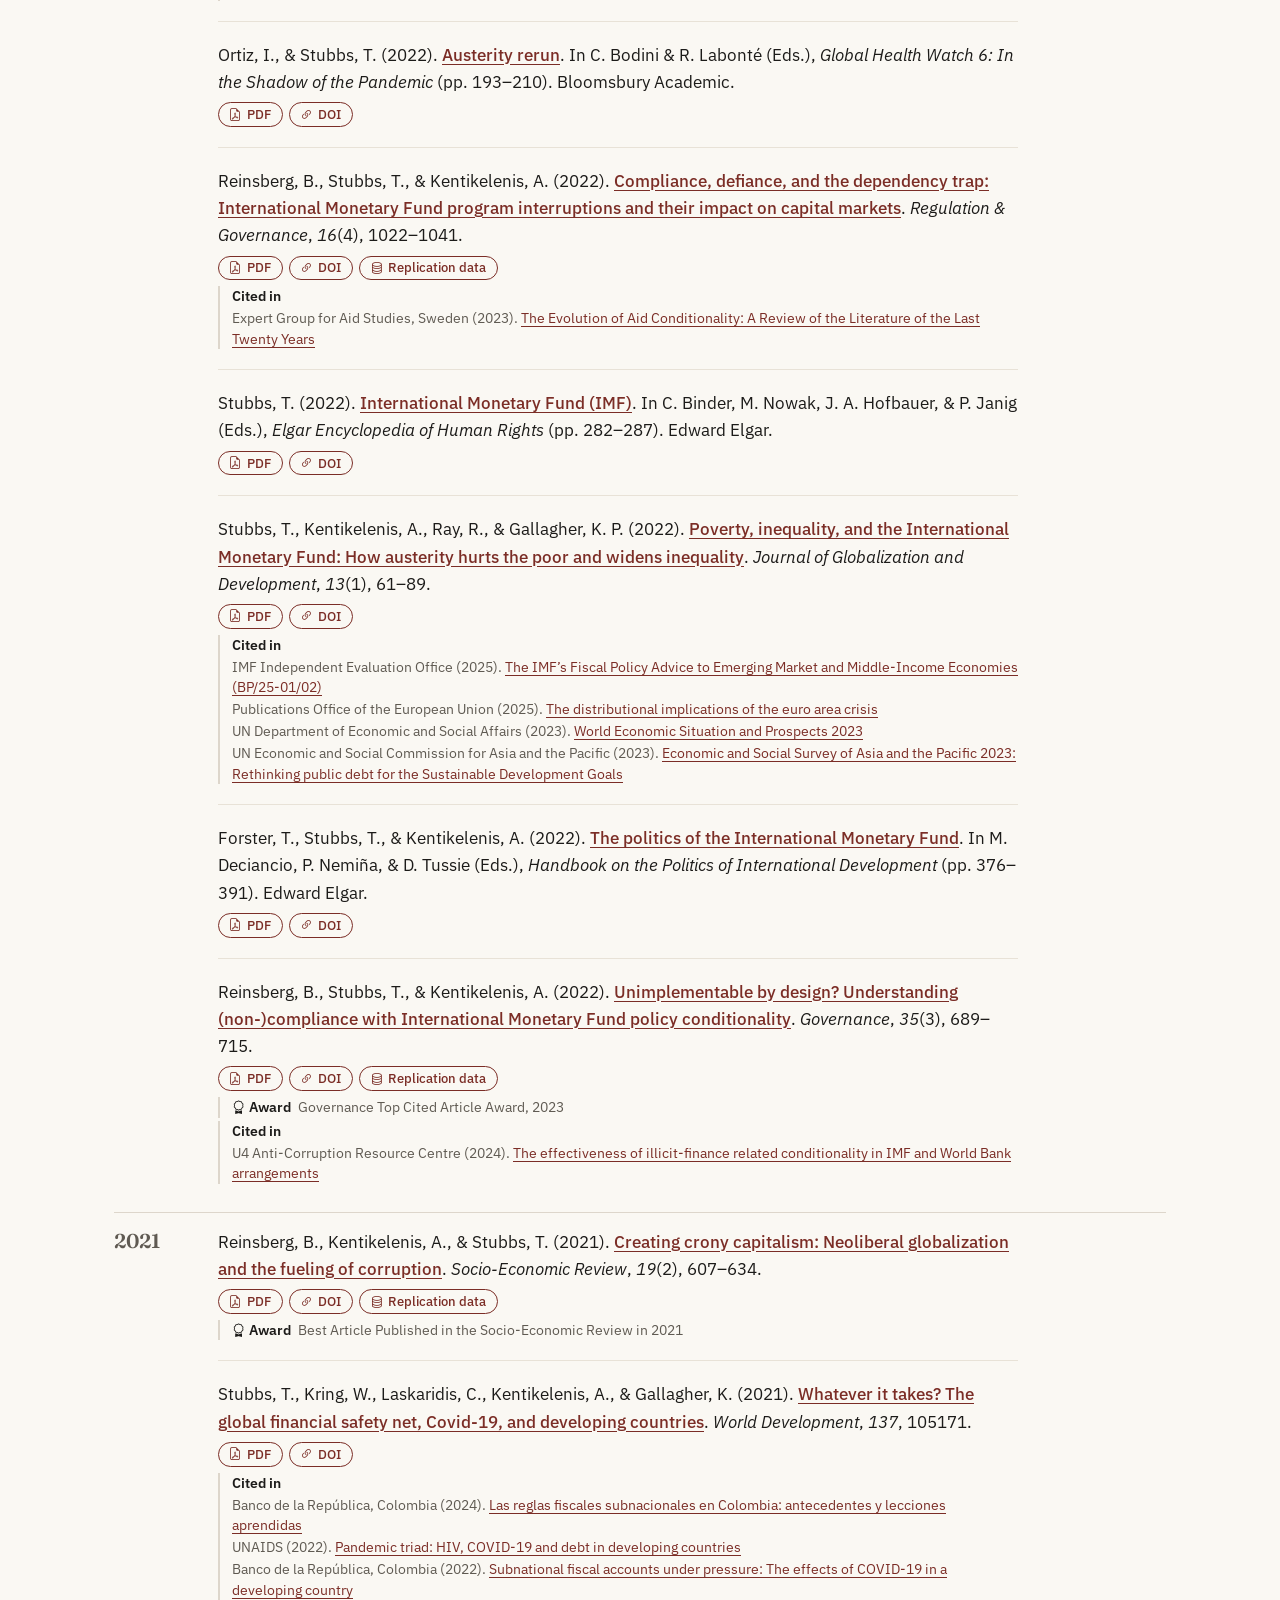
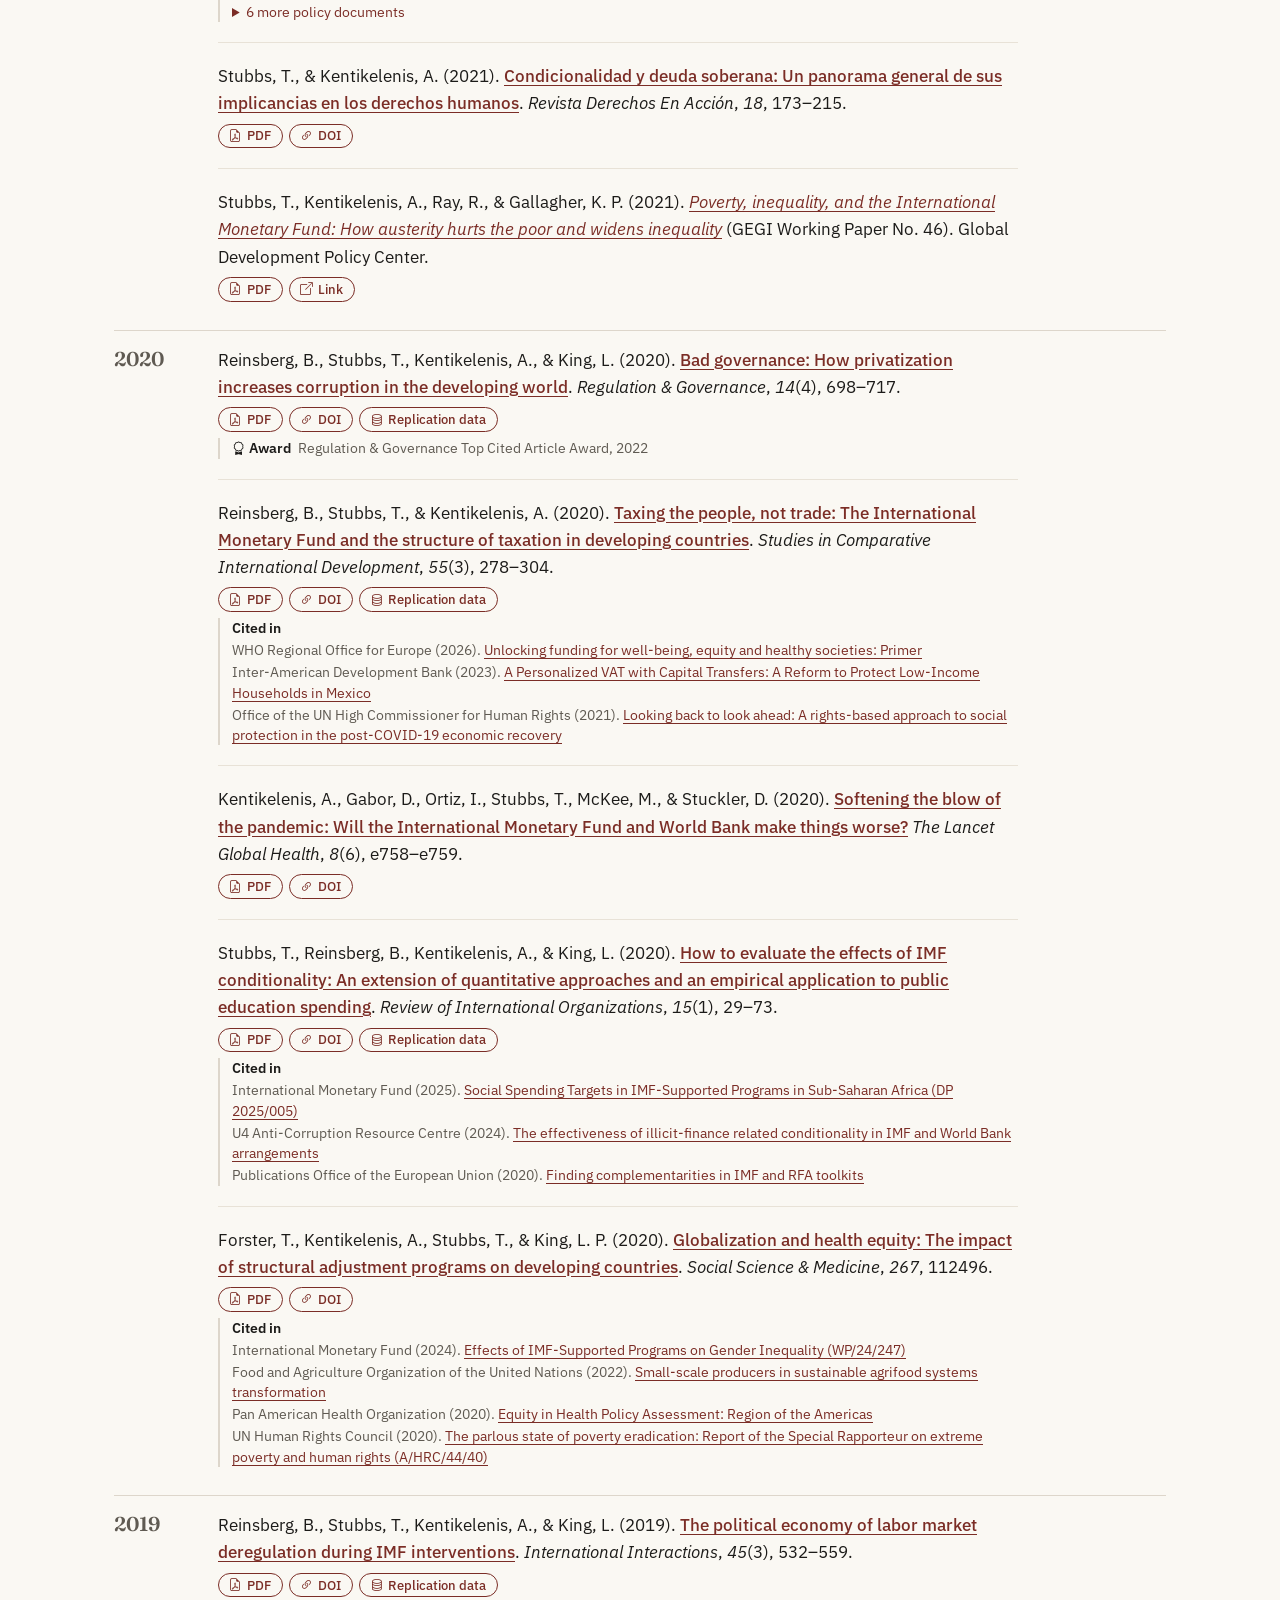
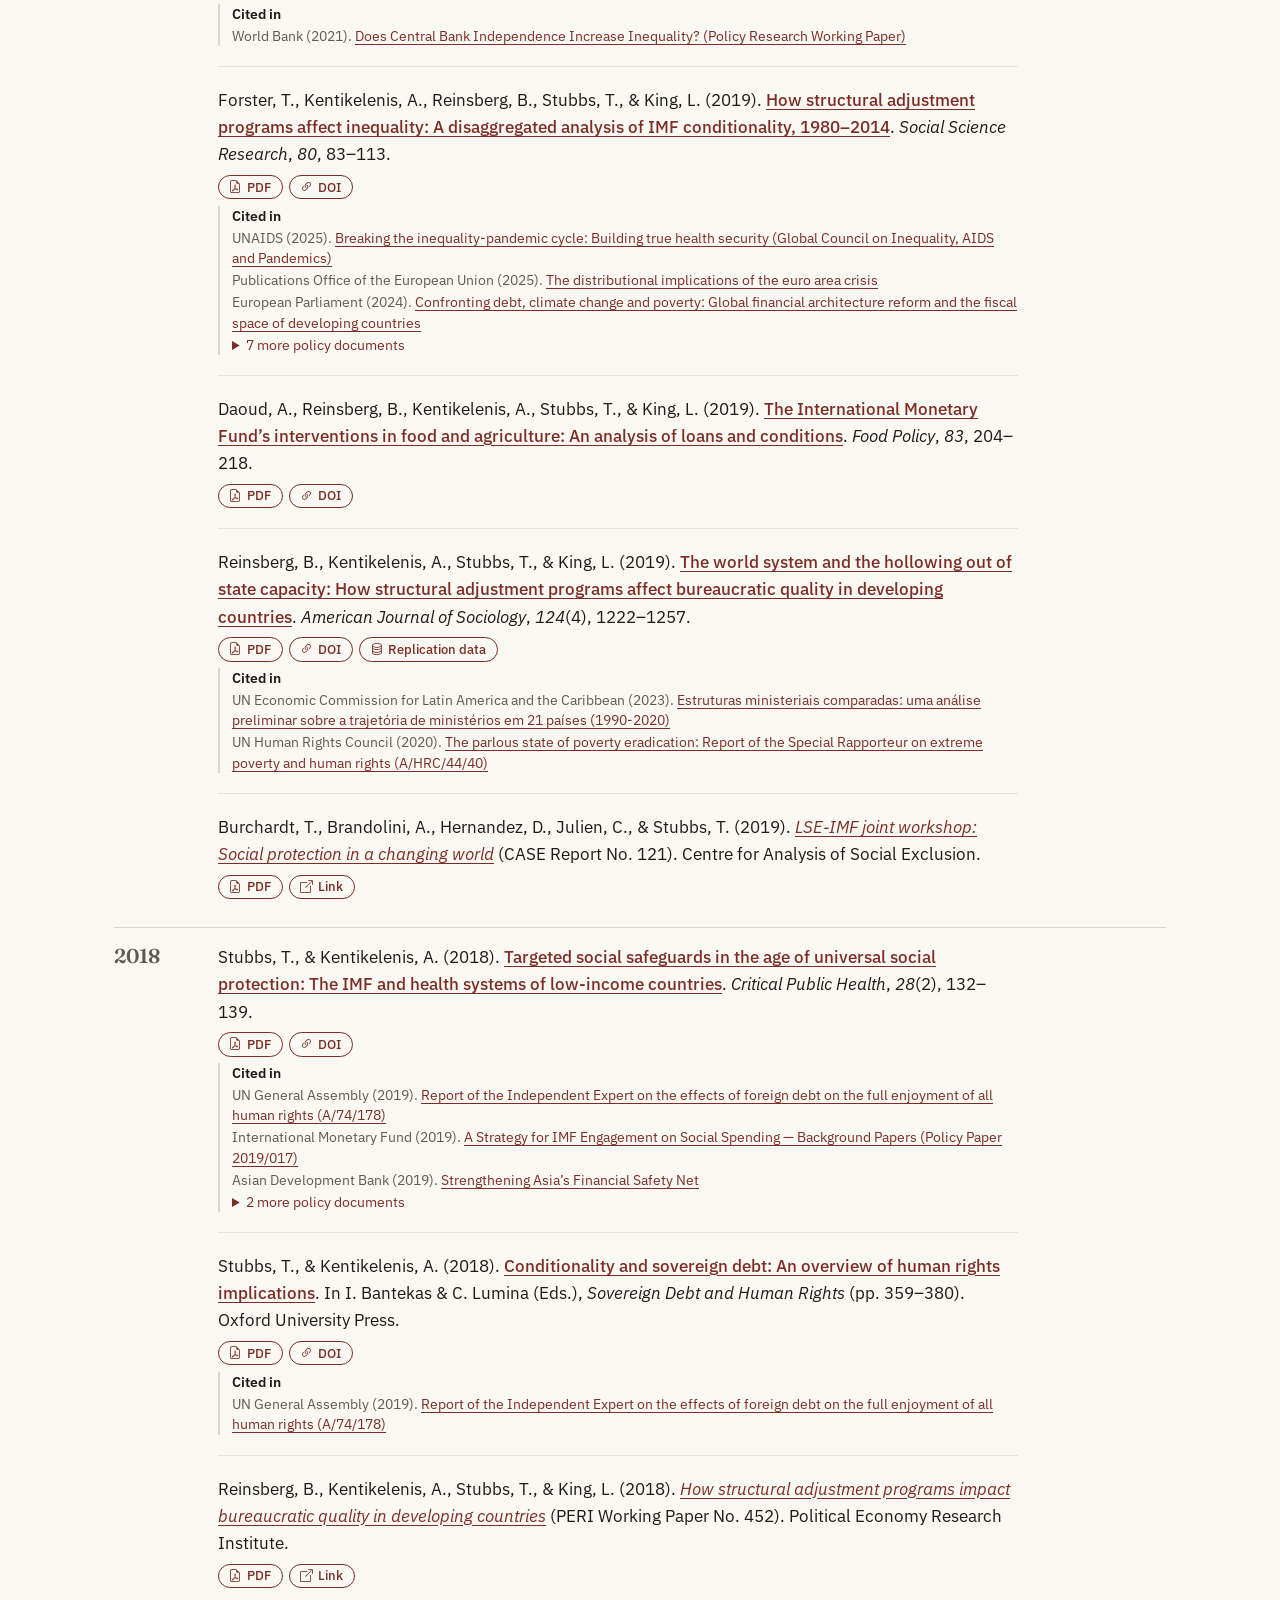
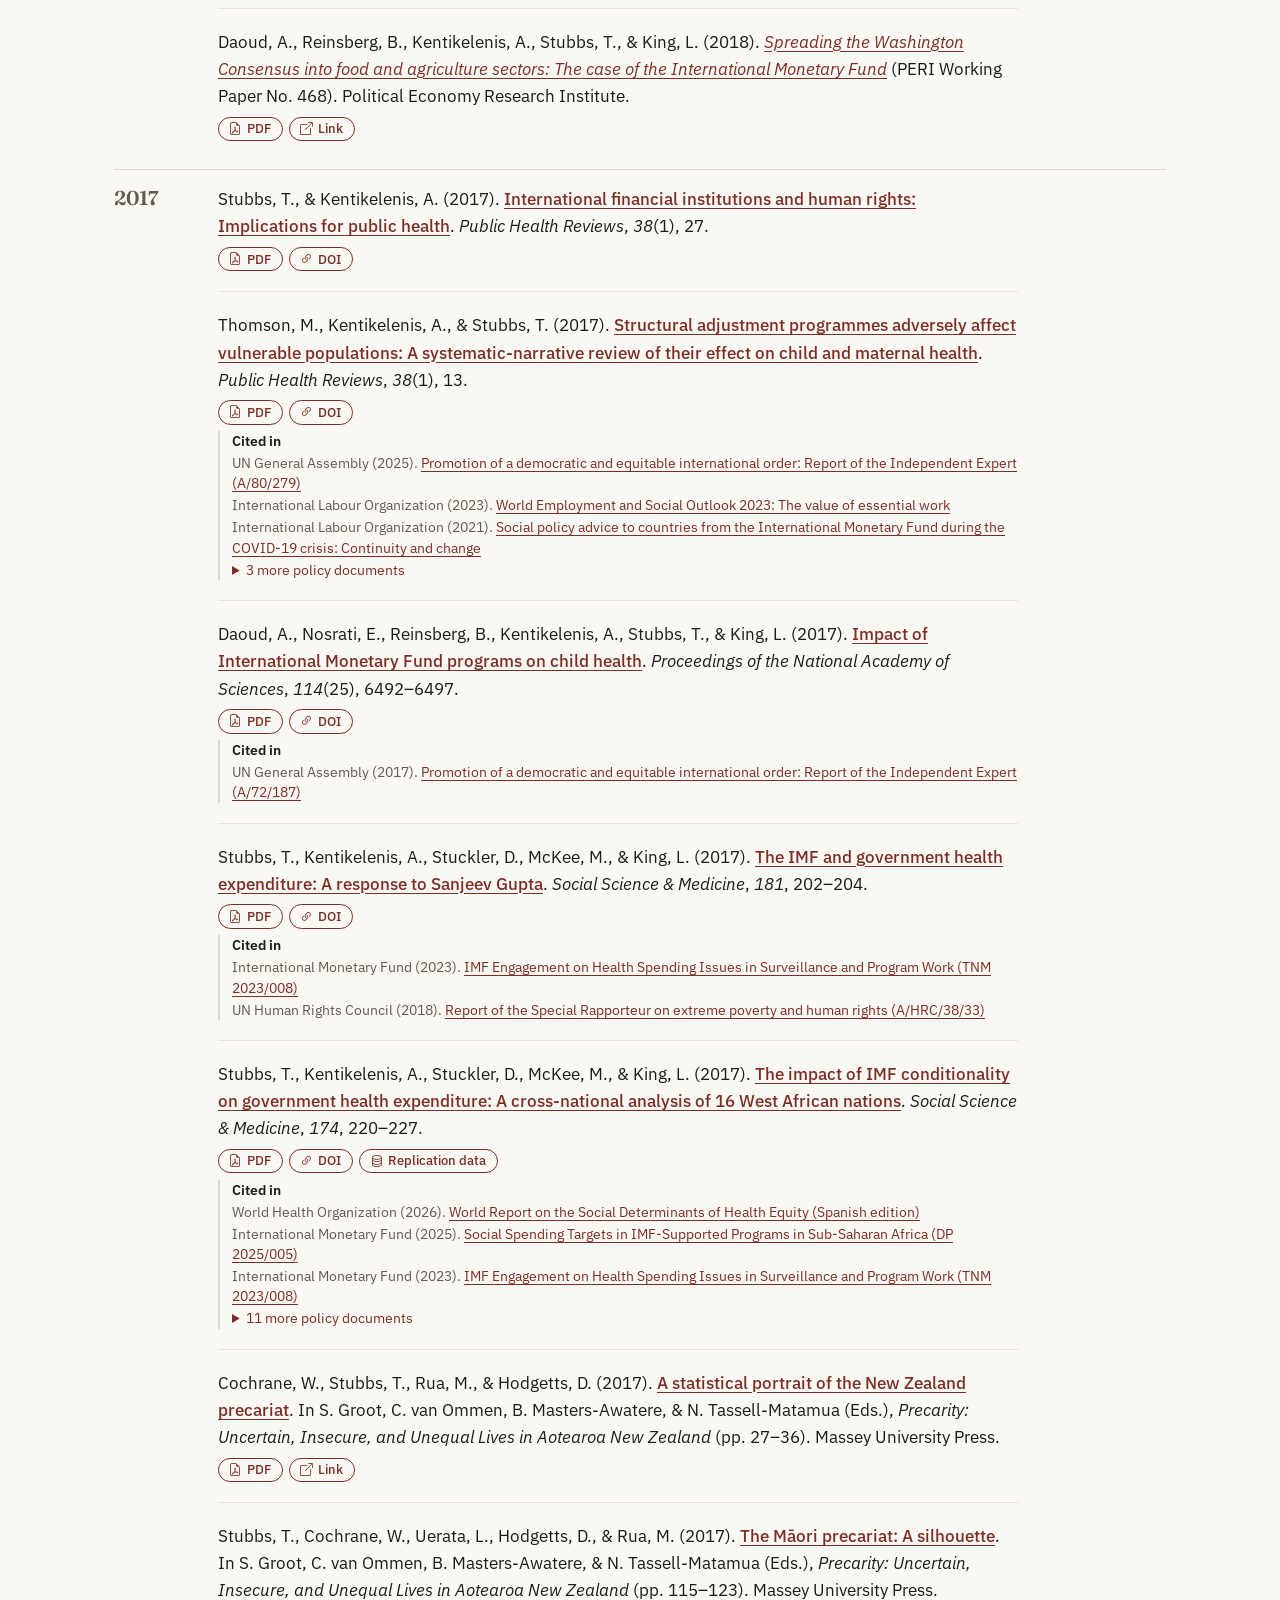
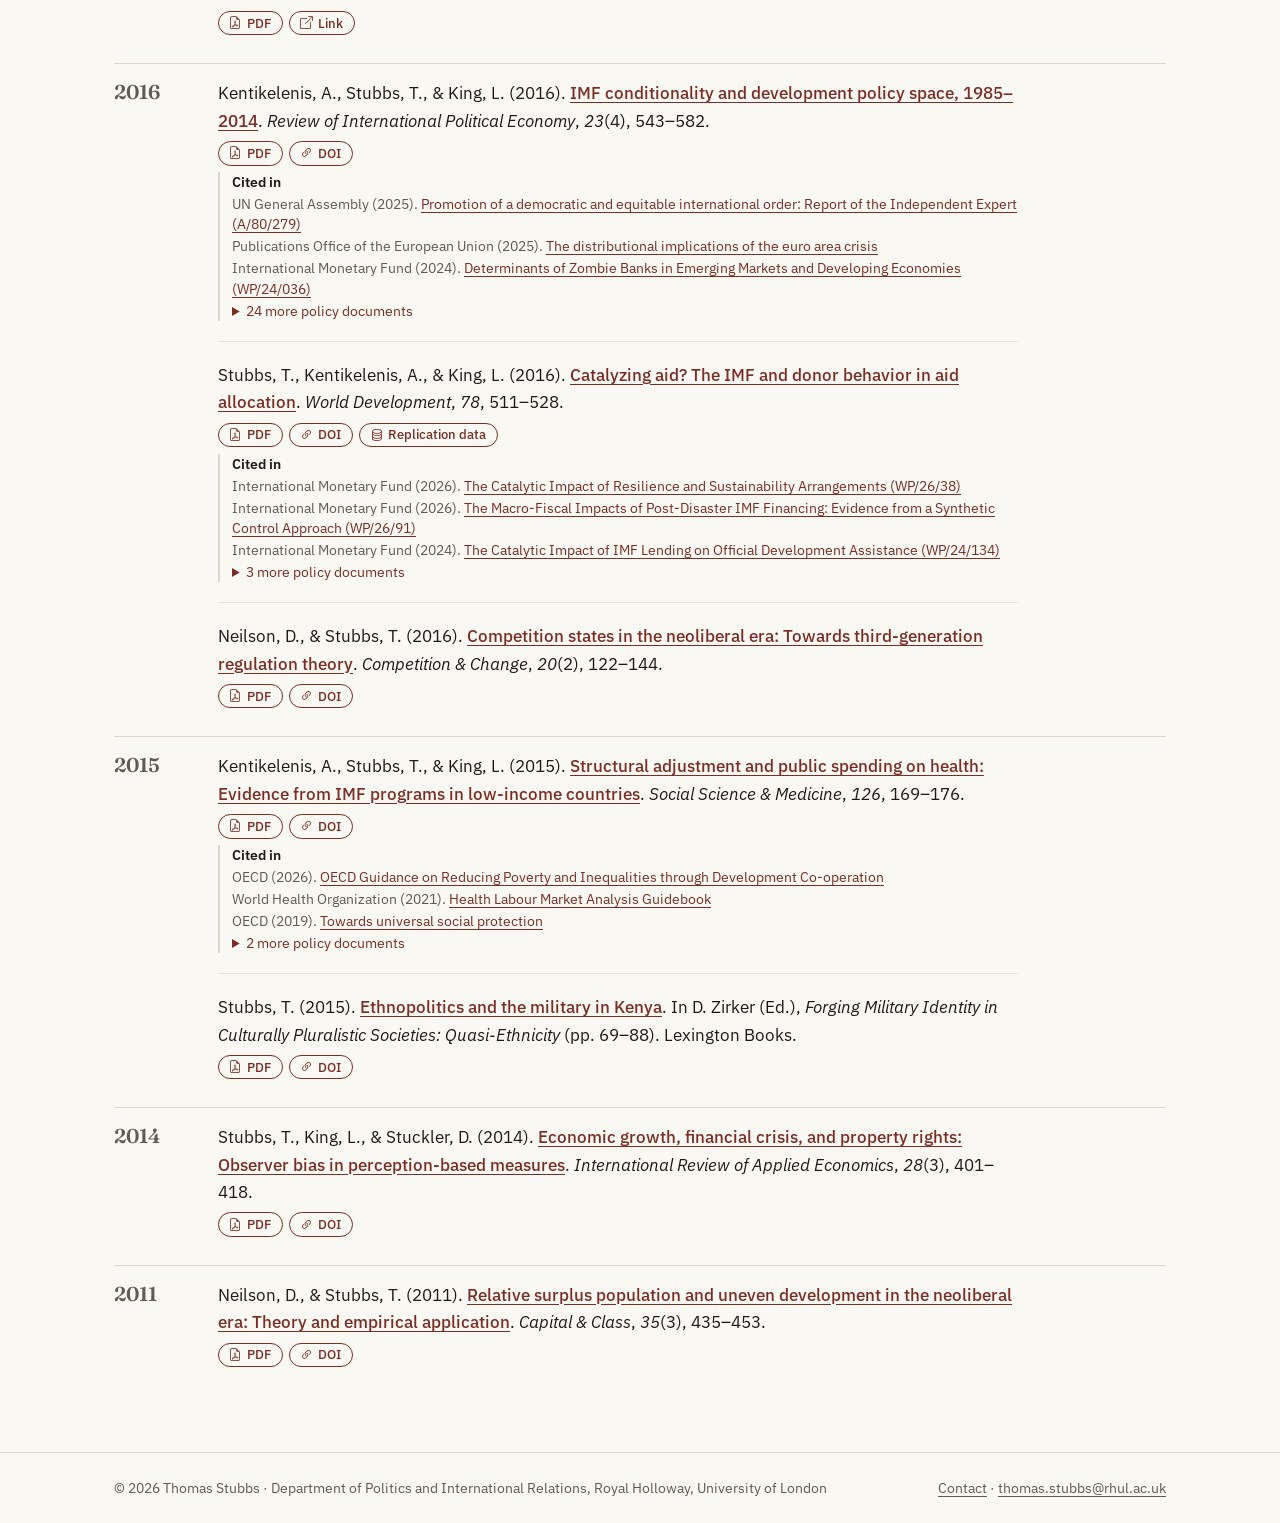
<file: docs/publications/index.html>
<!DOCTYPE html>
<html xmlns="http://www.w3.org/1999/xhtml" lang="en-GB" xml:lang="en-GB"><head>

<meta charset="utf-8">
<meta name="generator" content="quarto-1.9.38">

<meta name="viewport" content="width=device-width, initial-scale=1.0, user-scalable=yes">

<meta name="description" content="Journal articles, commentaries, book chapters, and working papers by Thomas Stubbs on the IMF, social protection, global health, and global economic governance, with PDFs.">

<title>Academic Writing | Thomas Stubbs</title>
<style>
/* Default styles provided by pandoc.
** See https://pandoc.org/MANUAL.html#variables-for-html for config info.
*/
code{white-space: pre-wrap;}
span.smallcaps{font-variant: small-caps;}
div.columns{display: flex; gap: min(4vw, 1.5em);}
div.column{flex: auto; overflow-x: auto;}
div.hanging-indent{margin-left: 1.5em; text-indent: -1.5em;}
ul.task-list{list-style: none;}
ul.task-list li input[type="checkbox"] {
  width: 0.8em;
  margin: 0 0.8em 0.2em -1em; /* quarto-specific, see https://github.com/quarto-dev/quarto-cli/issues/4556 */ 
  vertical-align: middle;
}
</style>


<script src="../site_libs/quarto-nav/quarto-nav.js"></script>
<script src="../site_libs/quarto-nav/headroom.min.js"></script>
<link href="../images/favicon.png" rel="icon" type="image/png">
<script src="../site_libs/clipboard/clipboard.min.js"></script>
<script src="../site_libs/quarto-html/quarto.js" type="module"></script>
<script src="../site_libs/quarto-html/tabsets/tabsets.js" type="module"></script>
<script src="../site_libs/quarto-html/popper.min.js"></script>
<script src="../site_libs/quarto-html/tippy.umd.min.js"></script>
<script src="../site_libs/quarto-html/anchor.min.js"></script>
<link href="../site_libs/quarto-html/tippy.css" rel="stylesheet">
<link href="../site_libs/quarto-html/quarto-syntax-highlighting-15634bcf2e68342d4ad2dfa704d543f6.css" rel="stylesheet" id="quarto-text-highlighting-styles">
<script src="../site_libs/bootstrap/bootstrap.min.js"></script>
<link href="../site_libs/bootstrap/bootstrap-icons.css" rel="stylesheet">
<link href="../site_libs/bootstrap/bootstrap-f509421370c89d03c74298033657f238.min.css" rel="stylesheet" append-hash="true" id="quarto-bootstrap" data-mode="light">
<script id="quarto-search-options" type="application/json">{
  "language": {
    "search-no-results-text": "No results",
    "search-matching-documents-text": "matching documents",
    "search-copy-link-title": "Copy link to search",
    "search-hide-matches-text": "Hide additional matches",
    "search-more-match-text": "more match in this document",
    "search-more-matches-text": "more matches in this document",
    "search-clear-button-title": "Clear",
    "search-text-placeholder": "",
    "search-detached-cancel-button-title": "Cancel",
    "search-submit-button-title": "Submit",
    "search-label": "Search"
  }
}</script>
<script async="" src="https://www.googletagmanager.com/gtag/js?id=G-SD0DBH1WWM"></script>

<script type="text/javascript">

window.dataLayer = window.dataLayer || [];
function gtag(){dataLayer.push(arguments);}
gtag('js', new Date());
gtag('config', 'G-SD0DBH1WWM', { 'anonymize_ip': true});
</script>
<meta name="format-detection" content="telephone=no, date=no, address=no, email=no">


<link rel="stylesheet" href="../styles/fonts.css">
<link rel="canonical" href="https://tstubbs.net/publications/">
</head>

<body class="nav-fixed fullcontent quarto-light">

<div id="quarto-search-results"></div>
  <header id="quarto-header" class="headroom fixed-top">
    <nav class="navbar navbar-expand-lg " data-bs-theme="dark">
      <div class="navbar-container container-fluid">
      <div class="navbar-brand-container mx-auto">
    <a class="navbar-brand" href="../index.html">
    <span class="navbar-title">Thomas Stubbs</span>
    </a>
  </div>
          <button class="navbar-toggler" type="button" data-bs-toggle="collapse" data-bs-target="#navbarCollapse" aria-controls="navbarCollapse" role="menu" aria-expanded="false" aria-label="Toggle navigation" onclick="if (window.quartoToggleHeadroom) { window.quartoToggleHeadroom(); }">
  <span class="navbar-toggler-icon"></span>
</button>
          <div class="collapse navbar-collapse" id="navbarCollapse">
            <ul class="navbar-nav navbar-nav-scroll me-auto">
  <li class="nav-item">
    <a class="nav-link" href="../about/index.html"> 
<span class="menu-text">About</span></a>
  </li>  
  <li class="nav-item">
    <a class="nav-link" href="../books/index.html"> 
<span class="menu-text">Books</span></a>
  </li>  
  <li class="nav-item">
    <a class="nav-link active" href="../publications/index.html" aria-current="page"> 
<span class="menu-text">Academic Writing</span></a>
  </li>  
  <li class="nav-item">
    <a class="nav-link" href="../policy/index.html"> 
<span class="menu-text">Policy &amp; Advisory</span></a>
  </li>  
  <li class="nav-item">
    <a class="nav-link" href="../media/index.html"> 
<span class="menu-text">Media</span></a>
  </li>  
  <li class="nav-item">
    <a class="nav-link" href="../teaching/index.html"> 
<span class="menu-text">Teaching</span></a>
  </li>  
  <li class="nav-item">
    <a class="nav-link" href="../cv/index.html"> 
<span class="menu-text">CV</span></a>
  </li>  
</ul>
            <ul class="navbar-nav navbar-nav-scroll ms-auto">
  <li class="nav-item compact">
    <a class="nav-link" href="mailto:thomas.stubbs@rhul.ac.uk"> <i class="bi bi-envelope" role="img" aria-label="Email">
</i> 
<span class="menu-text"></span></a>
  </li>  
  <li class="nav-item compact">
    <a class="nav-link" href="https://scholar.google.com/citations?user=iezkZAcAAAAJ"> <i class="bi bi-mortarboard" role="img" aria-label="Google Scholar">
</i> 
<span class="menu-text"></span></a>
  </li>  
  <li class="nav-item compact">
    <a class="nav-link" href="https://bsky.app/profile/thomstubbs.bsky.social"> <i class="bi bi-bluesky" role="img" aria-label="Bluesky">
</i> 
<span class="menu-text"></span></a>
  </li>  
  <li class="nav-item compact">
    <a class="nav-link" href="https://x.com/thomstubbs"> <i class="bi bi-twitter-x" role="img" aria-label="X">
</i> 
<span class="menu-text"></span></a>
  </li>  
  <li class="nav-item compact">
    <a class="nav-link" href="https://www.linkedin.com/in/thomas-stubbs-50a769253/"> <i class="bi bi-linkedin" role="img" aria-label="LinkedIn">
</i> 
<span class="menu-text"></span></a>
  </li>  
</ul>
          </div> <!-- /navcollapse -->
            <div class="quarto-navbar-tools">
</div>
      </div> <!-- /container-fluid -->
    </nav>
</header>
<!-- content -->
<div id="quarto-content" class="quarto-container page-columns page-rows-contents page-layout-article page-navbar">
<!-- sidebar -->
<!-- margin-sidebar -->
    
<!-- main -->
<main class="content" id="quarto-document-content">
<a class="visually-hidden-focusable skip-link" href="#quarto-document-content">Skip to main content</a>
<script>
  // Quarto inserts this include inside <main>. Move the link to the start of
  // <body>, so it is the first thing a keyboard user reaches.
  (function () {
    var link = document.currentScript.previousElementSibling;
    document.body.insertBefore(link, document.body.firstChild);
  })();
</script>

<header id="title-block-header" class="quarto-title-block default">
<div class="quarto-title">
<h1 class="title">Academic Writing</h1>
</div>



<div class="quarto-title-meta">

    
  
    
  </div>
  


</header>


<p>I have authored over 30 journal articles, as well as a range of other output. My policy reports are listed on the <a href="../policy/index.html">Policy &amp; Advisory</a> page.</p>
<p>The most up-to-date list of publications is available on my <a href="https://scholar.google.com/citations?user=iezkZAcAAAAJ">Google Scholar profile</a>.</p>
<section class="pub-year" aria-labelledby="y2026"><h2 class="pub-year-heading anchored" id="y2026">2026</h2><div class="pub-year-entries"><article class="pub-entry"><p class="pub-cite">Romani, A., &amp; Stubbs, T. (2026). <a href="https://doi.org/10.1080/03050629.2026.2700531">The robustness of the global financial safety net: A multilayer network analysis</a>. <i>International Interactions</i>, <i>52</i>(5), 874–905.</p><div class="pub-buttons"><a class="pub-btn" href="../files/publications/2IIXQCB7.pdf"><i class="bi bi-file-earmark-pdf" aria-hidden="true"></i> PDF</a><a class="pub-btn" href="https://doi.org/10.1080/03050629.2026.2700531"><i class="bi bi-link-45deg" aria-hidden="true"></i> DOI</a></div></article></div></section>
<section class="pub-year" aria-labelledby="y2025"><h2 class="pub-year-heading anchored" id="y2025">2025</h2><div class="pub-year-entries"><article class="pub-entry"><p class="pub-cite">Kentikelenis, A., &amp; Stubbs, T. (2025). <a href="https://doi.org/10.1111/1758-5899.70052">Progressive rhetoric, regressive reality: The IMF’s tax advice to 125 countries, 2022-2024</a>. <i>Global Policy</i>, <i>16</i>(4), 731–738.</p><div class="pub-buttons"><a class="pub-btn" href="../files/publications/SJYUBY3D.pdf"><i class="bi bi-file-earmark-pdf" aria-hidden="true"></i> PDF</a><a class="pub-btn" href="https://doi.org/10.1111/1758-5899.70052"><i class="bi bi-link-45deg" aria-hidden="true"></i> DOI</a><a class="pub-btn" href="https://doi.org/10.7910/DVN/GNYXU1"><i class="bi bi-database" aria-hidden="true"></i> Replication data</a></div><div class="pub-cited"><p class="pub-note-label">Cited in</p><ul><li>UN General Assembly (2026). <a href="https://docs.un.org/en/A/81/216">Right to education: Report of the Special Rapporteur on the right to education (A/81/216)</a></li></ul></div></article></div></section>
<section class="pub-year" aria-labelledby="y2024"><h2 class="pub-year-heading anchored" id="y2024">2024</h2><div class="pub-year-entries"><article class="pub-entry"><p class="pub-cite">Kentikelenis, A., &amp; Stubbs, T. (2024). <a href="https://doi.org/10.1186/s12992-024-01045-9">Social protection and the International Monetary Fund: Promise versus performance</a>. <i>Globalization &amp; Health</i>, <i>20</i>(1), 41.</p><div class="pub-buttons"><a class="pub-btn" href="../files/publications/RZLLKTKQ.pdf"><i class="bi bi-file-earmark-pdf" aria-hidden="true"></i> PDF</a><a class="pub-btn" href="https://doi.org/10.1186/s12992-024-01045-9"><i class="bi bi-link-45deg" aria-hidden="true"></i> DOI</a><a class="pub-btn" href="https://doi.org/10.7910/DVN/KVVFV1"><i class="bi bi-database" aria-hidden="true"></i> Replication data</a></div><div class="pub-cited"><p class="pub-note-label">Cited in</p><ul><li>International Monetary Fund (2025). <a href="https://www.elibrary.imf.org/view/journals/087/2025/005/article-A001-en.xml">Social Spending Targets in IMF-Supported Programs in Sub-Saharan Africa (DP 2025/005)</a></li><li>IMF Independent Evaluation Office (2025). <a href="https://ieo.imf.org/en/-/media/ieo/files/evaluations/completed/12-16-2025-imf-advice-on-fiscal-policy/fp-bp4-fiscal-policy-advice-selected-issues.pdf">IMF Advice on Fiscal Policy — Selected Issues (BP/25-01/04)</a></li></ul></div></article><article class="pub-entry"><p class="pub-cite">Forster, T., Stubbs, T., &amp; Kentikelenis, A. (2024). <a href="https://doi.org/10.4324/9781003017110-14">Neoliberalism and health in global context: The role of international organizations</a>. In D. Primrose, R. D. Loeppky, &amp; R. Chang (Eds.), <i>The Routledge Handbook of the Political Economy of Health and Healthcare</i> (pp. 154–165). Routledge.</p><div class="pub-buttons"><a class="pub-btn" href="../files/publications/JZKHRYW9.pdf"><i class="bi bi-file-earmark-pdf" aria-hidden="true"></i> PDF</a><a class="pub-btn" href="https://doi.org/10.4324/9781003017110-14"><i class="bi bi-link-45deg" aria-hidden="true"></i> DOI</a></div></article></div></section>
<section class="pub-year" aria-labelledby="y2023"><h2 class="pub-year-heading anchored" id="y2023">2023</h2><div class="pub-year-entries"><article class="pub-entry"><p class="pub-cite">Reinsberg, B., Stubbs, T., &amp; Bujnoch, L. (2023). <a href="https://doi.org/10.1016/j.ssresearch.2022.102777">Structural adjustment, alienation, and mass protest</a>. <i>Social Science Research</i>, <i>109</i>, 102777.</p><div class="pub-buttons"><a class="pub-btn" href="../files/publications/QREUX7QW.pdf"><i class="bi bi-file-earmark-pdf" aria-hidden="true"></i> PDF</a><a class="pub-btn" href="https://doi.org/10.1016/j.ssresearch.2022.102777"><i class="bi bi-link-45deg" aria-hidden="true"></i> DOI</a><a class="pub-btn" href="https://doi.org/10.7910/DVN/O3JRHJ"><i class="bi bi-database" aria-hidden="true"></i> Replication data</a></div></article><article class="pub-entry"><p class="pub-cite">Stubbs, T., Kentikelenis, A., Gabor, D., Ghosh, J., &amp; McKee, M. (2023). <a href="https://doi.org/10.1136/bmjgh-2022-011620">The return of austerity imperils global health</a>. <i>BMJ Global Health</i>, <i>8</i>(2), e011620.</p><div class="pub-buttons"><a class="pub-btn" href="../files/publications/PLN3F8VS.pdf"><i class="bi bi-file-earmark-pdf" aria-hidden="true"></i> PDF</a><a class="pub-btn" href="https://doi.org/10.1136/bmjgh-2022-011620"><i class="bi bi-link-45deg" aria-hidden="true"></i> DOI</a></div><div class="pub-cited"><p class="pub-note-label">Cited in</p><ul><li>World Health Organization (2026). <a href="https://apps.who.int/iris/handle/10665/387962">World Report on the Social Determinants of Health Equity (Spanish edition)</a></li><li>United Nations University International Institute for Global Health (2026). <a href="https://collections.unu.edu/view/UNU:10466">Rapid evidence review on gender-responsive/-transformative interventions in HIV, TB and malaria programmes</a></li><li>IPBES (2025). <a href="https://zenodo.org/records/19821029">Transformative Change Assessment, Chapter 4: Overcoming the challenges of achieving transformative change towards a sustainable world</a></li><li>International IDEA (2023). <a href="https://www.idea.int/publications/catalogue/global-state-democracy-2023-new-checks-and-balances">The Global State of Democracy 2023: The New Checks and Balances</a></li></ul></div></article></div></section>
<section class="pub-year" aria-labelledby="y2022"><h2 class="pub-year-heading anchored" id="y2022">2022</h2><div class="pub-year-entries"><article class="pub-entry"><p class="pub-cite">Kentikelenis, A., &amp; Stubbs, T. (2022). <a href="https://doi.org/10.1111/1758-5899.13028">Austerity redux: The post-pandemic wave of budget cuts and the future of global public health</a>. <i>Global Policy</i>, <i>13</i>(1), 5–17.</p><div class="pub-buttons"><a class="pub-btn" href="../files/publications/HEDA5ZVA.pdf"><i class="bi bi-file-earmark-pdf" aria-hidden="true"></i> PDF</a><a class="pub-btn" href="https://doi.org/10.1111/1758-5899.13028"><i class="bi bi-link-45deg" aria-hidden="true"></i> DOI</a><a class="pub-btn" href="https://doi.org/10.7910/DVN/M7DIJJ"><i class="bi bi-database" aria-hidden="true"></i> Replication data</a></div><div class="pub-cited"><p class="pub-note-label">Cited in</p><ul><li>UNAIDS (2022). <a href="https://www.unaids.org/en/resources/documents/2022/pandemic-triad-HIV-COVID19-debt-in-developing-countries">Pandemic triad: HIV, COVID-19 and debt in developing countries</a></li><li>UN Human Rights Council (2022). <a href="https://docs.un.org/en/A/HRC/51/9">Best practices, challenges and lessons learned concerning integrated approaches to the promotion and protection of human rights and the implementation of the 2030 Agenda for Sustainable Development at the national level: Report of the Office of the UN High Commissioner for Human Rights (A/HRC/51/9)</a></li></ul></div></article><article class="pub-entry"><p class="pub-cite">Ortiz, I., &amp; Stubbs, T. (2022). <a href="https://doi.org/10.5040/9781350320840.c1">Austerity rerun</a>. In C. Bodini &amp; R. Labonté (Eds.), <i>Global Health Watch 6: In the Shadow of the Pandemic</i> (pp. 193–210). Bloomsbury Academic.</p><div class="pub-buttons"><a class="pub-btn" href="../files/publications/S6ZY4LQ4.pdf"><i class="bi bi-file-earmark-pdf" aria-hidden="true"></i> PDF</a><a class="pub-btn" href="https://doi.org/10.5040/9781350320840.c1"><i class="bi bi-link-45deg" aria-hidden="true"></i> DOI</a></div></article><article class="pub-entry"><p class="pub-cite">Reinsberg, B., Stubbs, T., &amp; Kentikelenis, A. (2022). <a href="https://doi.org/10.1111/rego.12422">Compliance, defiance, and the dependency trap: International Monetary Fund program interruptions and their impact on capital markets</a>. <i>Regulation &amp; Governance</i>, <i>16</i>(4), 1022–1041.</p><div class="pub-buttons"><a class="pub-btn" href="../files/publications/3IZ6SBKF.pdf"><i class="bi bi-file-earmark-pdf" aria-hidden="true"></i> PDF</a><a class="pub-btn" href="https://doi.org/10.1111/rego.12422"><i class="bi bi-link-45deg" aria-hidden="true"></i> DOI</a><a class="pub-btn" href="https://doi.org/10.7910/DVN/BYDWI7"><i class="bi bi-database" aria-hidden="true"></i> Replication data</a></div><div class="pub-cited"><p class="pub-note-label">Cited in</p><ul><li>Expert Group for Aid Studies, Sweden (2023). <a href="https://eba.se/rapporter/the-evolution-of-aid-conditionality-a-review-of-the-literature-of-the-last-twenty-years/20698/">The Evolution of Aid Conditionality: A Review of the Literature of the Last Twenty Years</a></li></ul></div></article><article class="pub-entry"><p class="pub-cite">Stubbs, T. (2022). <a href="https://doi.org/10.4337/9781789903621.international.monetary.fund">International Monetary Fund (IMF)</a>. In C. Binder, M. Nowak, J. A. Hofbauer, &amp; P. Janig (Eds.), <i>Elgar Encyclopedia of Human Rights</i> (pp. 282–287). Edward Elgar.</p><div class="pub-buttons"><a class="pub-btn" href="../files/publications/C8KN5BKT.pdf"><i class="bi bi-file-earmark-pdf" aria-hidden="true"></i> PDF</a><a class="pub-btn" href="https://doi.org/10.4337/9781789903621.international.monetary.fund"><i class="bi bi-link-45deg" aria-hidden="true"></i> DOI</a></div></article><article class="pub-entry"><p class="pub-cite">Stubbs, T., Kentikelenis, A., Ray, R., &amp; Gallagher, K. P. (2022). <a href="https://doi.org/10.1515/jgd-2021-0018">Poverty, inequality, and the International Monetary Fund: How austerity hurts the poor and widens inequality</a>. <i>Journal of Globalization and Development</i>, <i>13</i>(1), 61–89.</p><div class="pub-buttons"><a class="pub-btn" href="../files/publications/TV2ZSPGZ.pdf"><i class="bi bi-file-earmark-pdf" aria-hidden="true"></i> PDF</a><a class="pub-btn" href="https://doi.org/10.1515/jgd-2021-0018"><i class="bi bi-link-45deg" aria-hidden="true"></i> DOI</a></div><div class="pub-cited"><p class="pub-note-label">Cited in</p><ul><li>IMF Independent Evaluation Office (2025). <a href="https://ieo.imf.org/en/-/media/ieo/files/evaluations/completed/12-16-2025-imf-advice-on-fiscal-policy/fp-bp2-fiscal-policy-advice-to-emmies.pdf">The IMF’s Fiscal Policy Advice to Emerging Market and Middle-Income Economies (BP/25-01/02)</a></li><li>Publications Office of the European Union (2025). <a href="https://op.europa.eu/en/publication-detail/-/publication/9463cb8e-decb-11ef-be2a-01aa75ed71a1/language-en">The distributional implications of the euro area crisis</a></li><li>UN Department of Economic and Social Affairs (2023). <a href="https://desapublications.un.org/publications/world-economic-situation-and-prospects-2023">World Economic Situation and Prospects 2023</a></li><li>UN Economic and Social Commission for Asia and the Pacific (2023). <a href="https://digitallibrary.un.org/record/4025367">Economic and Social Survey of Asia and the Pacific 2023: Rethinking public debt for the Sustainable Development Goals</a></li></ul></div></article><article class="pub-entry"><p class="pub-cite">Forster, T., Stubbs, T., &amp; Kentikelenis, A. (2022). <a href="https://doi.org/10.4337/9781839101915.00034">The politics of the International Monetary Fund</a>. In M. Deciancio, P. Nemiña, &amp; D. Tussie (Eds.), <i>Handbook on the Politics of International Development</i> (pp. 376–391). Edward Elgar.</p><div class="pub-buttons"><a class="pub-btn" href="../files/publications/HA2JJDY3.pdf"><i class="bi bi-file-earmark-pdf" aria-hidden="true"></i> PDF</a><a class="pub-btn" href="https://doi.org/10.4337/9781839101915.00034"><i class="bi bi-link-45deg" aria-hidden="true"></i> DOI</a></div></article><article class="pub-entry"><p class="pub-cite">Reinsberg, B., Stubbs, T., &amp; Kentikelenis, A. (2022). <a href="https://doi.org/10.1111/gove.12605">Unimplementable by design? Understanding (non-)compliance with International Monetary Fund policy conditionality</a>. <i>Governance</i>, <i>35</i>(3), 689–715.</p><div class="pub-buttons"><a class="pub-btn" href="../files/publications/7BT798KL.pdf"><i class="bi bi-file-earmark-pdf" aria-hidden="true"></i> PDF</a><a class="pub-btn" href="https://doi.org/10.1111/gove.12605"><i class="bi bi-link-45deg" aria-hidden="true"></i> DOI</a><a class="pub-btn" href="https://doi.org/10.7910/DVN/QTFOGF"><i class="bi bi-database" aria-hidden="true"></i> Replication data</a></div><p class="pub-note"><span class="pub-note-label"><i class="bi bi-award" aria-hidden="true"></i> Award</span> Governance Top Cited Article Award, 2023</p><div class="pub-cited"><p class="pub-note-label">Cited in</p><ul><li>U4 Anti-Corruption Resource Centre (2024). <a href="https://www.u4.no/publications/the-effectiveness-of-illicit-finance-related-conditionality-in-imf-and-world-bank-arrangements">The effectiveness of illicit-finance related conditionality in IMF and World Bank arrangements</a></li></ul></div></article></div></section>
<section class="pub-year" aria-labelledby="y2021"><h2 class="pub-year-heading anchored" id="y2021">2021</h2><div class="pub-year-entries"><article class="pub-entry"><p class="pub-cite">Reinsberg, B., Kentikelenis, A., &amp; Stubbs, T. (2021). <a href="https://doi.org/10.1093/ser/mwz039">Creating crony capitalism: Neoliberal globalization and the fueling of corruption</a>. <i>Socio-Economic Review</i>, <i>19</i>(2), 607–634.</p><div class="pub-buttons"><a class="pub-btn" href="../files/publications/ZEWCIHMQ.pdf"><i class="bi bi-file-earmark-pdf" aria-hidden="true"></i> PDF</a><a class="pub-btn" href="https://doi.org/10.1093/ser/mwz039"><i class="bi bi-link-45deg" aria-hidden="true"></i> DOI</a><a class="pub-btn" href="https://doi.org/10.7910/DVN/MFZGIY"><i class="bi bi-database" aria-hidden="true"></i> Replication data</a></div><p class="pub-note"><span class="pub-note-label"><i class="bi bi-award" aria-hidden="true"></i> Award</span> Best Article Published in the Socio-Economic Review in 2021</p></article><article class="pub-entry"><p class="pub-cite">Stubbs, T., Kring, W., Laskaridis, C., Kentikelenis, A., &amp; Gallagher, K. (2021). <a href="https://doi.org/10.1016/j.worlddev.2020.105171">Whatever it takes? The global financial safety net, Covid-19, and developing countries</a>. <i>World Development</i>, <i>137</i>, 105171.</p><div class="pub-buttons"><a class="pub-btn" href="../files/publications/VPHQ9P5P.pdf"><i class="bi bi-file-earmark-pdf" aria-hidden="true"></i> PDF</a><a class="pub-btn" href="https://doi.org/10.1016/j.worlddev.2020.105171"><i class="bi bi-link-45deg" aria-hidden="true"></i> DOI</a></div><div class="pub-cited"><p class="pub-note-label">Cited in</p><ul><li>Banco de la República, Colombia (2024). <a href="https://repositorio.banrep.gov.co/handle/20.500.12134/10758">Las reglas fiscales subnacionales en Colombia: antecedentes y lecciones aprendidas</a></li><li>UNAIDS (2022). <a href="https://www.unaids.org/en/resources/documents/2022/pandemic-triad-HIV-COVID19-debt-in-developing-countries">Pandemic triad: HIV, COVID-19 and debt in developing countries</a></li><li>Banco de la República, Colombia (2022). <a href="https://repositorio.banrep.gov.co/handle/20.500.12134/10291">Subnational fiscal accounts under pressure: The effects of COVID-19 in a developing country</a></li></ul><details><summary>6 more policy documents</summary><ul><li>United Nations Conference on Trade and Development (2021). <a href="https://unctad.org/publication/world-investment-report-2021">World Investment Report 2021: Investing in Sustainable Recovery</a></li><li>UN General Assembly (2021). <a href="https://docs.un.org/en/A/76/167">International debt architecture reform and human rights: Report of the Independent Expert on the effects of foreign debt (A/76/167)</a></li><li>UN General Assembly (2021). <a href="https://docs.un.org/en/A/76/230">International financial system and development: Report of the Secretary-General (A/76/230)</a></li><li>UN Human Rights Council (2021). <a href="https://docs.un.org/en/A/HRC/47/36">Global fund for social protection: International solidarity in the service of poverty eradication: Report of the Special Rapporteur on extreme poverty and human rights (A/HRC/47/36)</a></li><li>Inter-agency Task Force on Financing for Development (2021). <a href="https://digitallibrary.un.org/record/3907548">Financing for Sustainable Development Report 2021</a></li><li>World Bank (2021). <a href="https://openknowledge.worldbank.org/handle/10986/34710">Global Economic Prospects, January 2021</a></li></ul></details></div></article><article class="pub-entry"><p class="pub-cite">Stubbs, T., &amp; Kentikelenis, A. (2021). <a href="https://doi.org/10.24215/25251678e481">Condicionalidad y deuda soberana: Un panorama general de sus implicancias en los derechos humanos</a>. <i>Revista Derechos En Acción</i>, <i>18</i>, 173–215.</p><div class="pub-buttons"><a class="pub-btn" href="../files/publications/8TFSRNBC.pdf"><i class="bi bi-file-earmark-pdf" aria-hidden="true"></i> PDF</a><a class="pub-btn" href="https://doi.org/10.24215/25251678e481"><i class="bi bi-link-45deg" aria-hidden="true"></i> DOI</a></div></article><article class="pub-entry"><p class="pub-cite">Stubbs, T., Kentikelenis, A., Ray, R., &amp; Gallagher, K. P. (2021). <i><a href="https://www.bu.edu/gdp/2021/04/02/poverty-inequality-and-the-imf-how-austerity-hurts-the-poor-and-widens-inequality/">Poverty, inequality, and the International Monetary Fund: How austerity hurts the poor and widens inequality</a></i> (GEGI Working Paper No. 46). Global Development Policy Center.</p><div class="pub-buttons"><a class="pub-btn" href="../files/publications/QTVQU4XM.pdf"><i class="bi bi-file-earmark-pdf" aria-hidden="true"></i> PDF</a><a class="pub-btn" href="https://www.bu.edu/gdp/2021/04/02/poverty-inequality-and-the-imf-how-austerity-hurts-the-poor-and-widens-inequality/"><i class="bi bi-box-arrow-up-right" aria-hidden="true"></i> Link</a></div></article></div></section>
<section class="pub-year" aria-labelledby="y2020"><h2 class="pub-year-heading anchored" id="y2020">2020</h2><div class="pub-year-entries"><article class="pub-entry"><p class="pub-cite">Reinsberg, B., Stubbs, T., Kentikelenis, A., &amp; King, L. (2020). <a href="https://doi.org/10.1111/rego.12265">Bad governance: How privatization increases corruption in the developing world</a>. <i>Regulation &amp; Governance</i>, <i>14</i>(4), 698–717.</p><div class="pub-buttons"><a class="pub-btn" href="../files/publications/GT5MEQQU.pdf"><i class="bi bi-file-earmark-pdf" aria-hidden="true"></i> PDF</a><a class="pub-btn" href="https://doi.org/10.1111/rego.12265"><i class="bi bi-link-45deg" aria-hidden="true"></i> DOI</a><a class="pub-btn" href="https://doi.org/10.7910/DVN/O1BYGX"><i class="bi bi-database" aria-hidden="true"></i> Replication data</a></div><p class="pub-note"><span class="pub-note-label"><i class="bi bi-award" aria-hidden="true"></i> Award</span> Regulation &amp; Governance Top Cited Article Award, 2022</p></article><article class="pub-entry"><p class="pub-cite">Reinsberg, B., Stubbs, T., &amp; Kentikelenis, A. (2020). <a href="https://doi.org/10.1007/s12116-020-09307-4">Taxing the people, not trade: The International Monetary Fund and the structure of taxation in developing countries</a>. <i>Studies in Comparative International Development</i>, <i>55</i>(3), 278–304.</p><div class="pub-buttons"><a class="pub-btn" href="../files/publications/2N2KVB3Z.pdf"><i class="bi bi-file-earmark-pdf" aria-hidden="true"></i> PDF</a><a class="pub-btn" href="https://doi.org/10.1007/s12116-020-09307-4"><i class="bi bi-link-45deg" aria-hidden="true"></i> DOI</a><a class="pub-btn" href="https://doi.org/10.7910/DVN/ULG3Q9"><i class="bi bi-database" aria-hidden="true"></i> Replication data</a></div><div class="pub-cited"><p class="pub-note-label">Cited in</p><ul><li>WHO Regional Office for Europe (2026). <a href="https://apps.who.int/iris/handle/10665/384796">Unlocking funding for well-being, equity and healthy societies: Primer</a></li><li>Inter-American Development Bank (2023). <a href="https://publications.iadb.org/en/personalized-vat-capital-transfers-reform-protect-low-income-households-mexico">A Personalized VAT with Capital Transfers: A Reform to Protect Low-Income Households in Mexico</a></li><li>Office of the UN High Commissioner for Human Rights (2021). <a href="https://www.ohchr.org/en/documents/thematic-reports/looking-back-look-ahead-rights-based-approach-social-protection-post">Looking back to look ahead: A rights-based approach to social protection in the post-COVID-19 economic recovery</a></li></ul></div></article><article class="pub-entry"><p class="pub-cite">Kentikelenis, A., Gabor, D., Ortiz, I., Stubbs, T., McKee, M., &amp; Stuckler, D. (2020). <a href="https://doi.org/10.1016/S2214-109X(20)30135-2">Softening the blow of the pandemic: Will the International Monetary Fund and World Bank make things worse?</a> <i>The Lancet Global Health</i>, <i>8</i>(6), e758–e759.</p><div class="pub-buttons"><a class="pub-btn" href="../files/publications/TD7WKTIJ.pdf"><i class="bi bi-file-earmark-pdf" aria-hidden="true"></i> PDF</a><a class="pub-btn" href="https://doi.org/10.1016/S2214-109X(20)30135-2"><i class="bi bi-link-45deg" aria-hidden="true"></i> DOI</a></div></article><article class="pub-entry"><p class="pub-cite">Stubbs, T., Reinsberg, B., Kentikelenis, A., &amp; King, L. (2020). <a href="https://doi.org/10.1007/s11558-018-9332-5">How to evaluate the effects of IMF conditionality: An extension of quantitative approaches and an empirical application to public education spending</a>. <i>Review of International Organizations</i>, <i>15</i>(1), 29–73.</p><div class="pub-buttons"><a class="pub-btn" href="../files/publications/A553FGGN.pdf"><i class="bi bi-file-earmark-pdf" aria-hidden="true"></i> PDF</a><a class="pub-btn" href="https://doi.org/10.1007/s11558-018-9332-5"><i class="bi bi-link-45deg" aria-hidden="true"></i> DOI</a><a class="pub-btn" href="https://doi.org/10.7910/DVN/YSZ79K"><i class="bi bi-database" aria-hidden="true"></i> Replication data</a></div><div class="pub-cited"><p class="pub-note-label">Cited in</p><ul><li>International Monetary Fund (2025). <a href="https://www.elibrary.imf.org/view/journals/087/2025/005/article-A001-en.xml">Social Spending Targets in IMF-Supported Programs in Sub-Saharan Africa (DP 2025/005)</a></li><li>U4 Anti-Corruption Resource Centre (2024). <a href="https://www.u4.no/publications/the-effectiveness-of-illicit-finance-related-conditionality-in-imf-and-world-bank-arrangements">The effectiveness of illicit-finance related conditionality in IMF and World Bank arrangements</a></li><li>Publications Office of the European Union (2020). <a href="https://op.europa.eu/en/publication-detail/-/publication/0fac8924-169b-11ec-b4fe-01aa75ed71a1/language-en">Finding complementarities in IMF and RFA toolkits</a></li></ul></div></article><article class="pub-entry"><p class="pub-cite">Forster, T., Kentikelenis, A., Stubbs, T., &amp; King, L. P. (2020). <a href="https://doi.org/10.1016/j.socscimed.2019.112496">Globalization and health equity: The impact of structural adjustment programs on developing countries</a>. <i>Social Science &amp; Medicine</i>, <i>267</i>, 112496.</p><div class="pub-buttons"><a class="pub-btn" href="../files/publications/NGQ8ZRZI.pdf"><i class="bi bi-file-earmark-pdf" aria-hidden="true"></i> PDF</a><a class="pub-btn" href="https://doi.org/10.1016/j.socscimed.2019.112496"><i class="bi bi-link-45deg" aria-hidden="true"></i> DOI</a></div><div class="pub-cited"><p class="pub-note-label">Cited in</p><ul><li>International Monetary Fund (2024). <a href="https://www.elibrary.imf.org/view/journals/001/2024/247/article-A001-en.xml">Effects of IMF-Supported Programs on Gender Inequality (WP/24/247)</a></li><li>Food and Agriculture Organization of the United Nations (2022). <a href="https://openknowledge.fao.org/handle/20.500.14283/cc0821en">Small-scale producers in sustainable agrifood systems transformation</a></li><li>Pan American Health Organization (2020). <a href="https://iris.paho.org/handle/10665.2/52931">Equity in Health Policy Assessment: Region of the Americas</a></li><li>UN Human Rights Council (2020). <a href="https://docs.un.org/en/A/HRC/44/40">The parlous state of poverty eradication: Report of the Special Rapporteur on extreme poverty and human rights (A/HRC/44/40)</a></li></ul></div></article></div></section>
<section class="pub-year" aria-labelledby="y2019"><h2 class="pub-year-heading anchored" id="y2019">2019</h2><div class="pub-year-entries"><article class="pub-entry"><p class="pub-cite">Reinsberg, B., Stubbs, T., Kentikelenis, A., &amp; King, L. (2019). <a href="https://doi.org/10.1080/03050629.2019.1582531">The political economy of labor market deregulation during IMF interventions</a>. <i>International Interactions</i>, <i>45</i>(3), 532–559.</p><div class="pub-buttons"><a class="pub-btn" href="../files/publications/7QA64EKC.pdf"><i class="bi bi-file-earmark-pdf" aria-hidden="true"></i> PDF</a><a class="pub-btn" href="https://doi.org/10.1080/03050629.2019.1582531"><i class="bi bi-link-45deg" aria-hidden="true"></i> DOI</a><a class="pub-btn" href="https://doi.org/10.7910/DVN/DDBKCD"><i class="bi bi-database" aria-hidden="true"></i> Replication data</a></div><div class="pub-cited"><p class="pub-note-label">Cited in</p><ul><li>World Bank (2021). <a href="https://openknowledge.worldbank.org/handle/10986/35069">Does Central Bank Independence Increase Inequality? (Policy Research Working Paper)</a></li></ul></div></article><article class="pub-entry"><p class="pub-cite">Forster, T., Kentikelenis, A., Reinsberg, B., Stubbs, T., &amp; King, L. (2019). <a href="https://doi.org/10.1016/j.ssresearch.2019.01.001">How structural adjustment programs affect inequality: A disaggregated analysis of IMF conditionality, 1980–2014</a>. <i>Social Science Research</i>, <i>80</i>, 83–113.</p><div class="pub-buttons"><a class="pub-btn" href="../files/publications/2U8LXZZ9.pdf"><i class="bi bi-file-earmark-pdf" aria-hidden="true"></i> PDF</a><a class="pub-btn" href="https://doi.org/10.1016/j.ssresearch.2019.01.001"><i class="bi bi-link-45deg" aria-hidden="true"></i> DOI</a></div><div class="pub-cited"><p class="pub-note-label">Cited in</p><ul><li>UNAIDS (2025). <a href="https://www.unaids.org/en/resources/documents/2025/breaking-inequality-pandemic-cycle">Breaking the inequality-pandemic cycle: Building true health security (Global Council on Inequality, AIDS and Pandemics)</a></li><li>Publications Office of the European Union (2025). <a href="https://op.europa.eu/en/publication-detail/-/publication/9463cb8e-decb-11ef-be2a-01aa75ed71a1/language-en">The distributional implications of the euro area crisis</a></li><li>European Parliament (2024). <a href="https://www.europarl.europa.eu/RegData/etudes/BRIE/2024/754456/EXPO_BRI(2024)754456_EN.pdf">Confronting debt, climate change and poverty: Global financial architecture reform and the fiscal space of developing countries</a></li></ul><details><summary>7 more policy documents</summary><ul><li>Inter-American Development Bank (2023). <a href="https://publications.iadb.org/en/seventy-five-years-measuring-income-inequality-latin-america">Seventy-five Years of Measuring Income Inequality in Latin America (working paper)</a></li><li>UN Economic and Social Commission for Asia and the Pacific (2023). <a href="https://digitallibrary.un.org/record/4025367">Economic and Social Survey of Asia and the Pacific 2023: Rethinking public debt for the Sustainable Development Goals</a></li><li>International Monetary Fund (2021). <a href="https://www.imf.org/en/Publications/WP/Issues/2021/03/19/Macroeconomic-Stability-and-Inclusive-Growth-50259">Macroeconomic Stability and Inclusive Growth (WP/21/81)</a></li><li>Office of the UN High Commissioner for Human Rights (2021). <a href="https://www.ohchr.org/en/documents/thematic-reports/looking-back-look-ahead-rights-based-approach-social-protection-post">Looking back to look ahead: A rights-based approach to social protection in the post-COVID-19 economic recovery</a></li><li>World Bank (2021). <a href="https://openknowledge.worldbank.org/handle/10986/35069">Does Central Bank Independence Increase Inequality? (Policy Research Working Paper)</a></li><li>Deutsche Bundesbank (2020). <a href="https://www.bundesbank.de/resource/blob/829756/0c692e2cbfb2c914533348588e71be2e/mL/2020-04-01-dkp-18-data.pdf">Doing more with less: The catalytic function of IMF lending and the role of program size (Discussion Paper No. 18/2020)</a></li><li>Publications Office of the European Union (2020). <a href="https://op.europa.eu/en/publication-detail/-/publication/0fac8924-169b-11ec-b4fe-01aa75ed71a1/language-en">Finding complementarities in IMF and RFA toolkits</a></li></ul></details></div></article><article class="pub-entry"><p class="pub-cite">Daoud, A., Reinsberg, B., Kentikelenis, A., Stubbs, T., &amp; King, L. (2019). <a href="https://doi.org/10.1016/j.foodpol.2019.01.005">The International Monetary Fund’s interventions in food and agriculture: An analysis of loans and conditions</a>. <i>Food Policy</i>, <i>83</i>, 204–218.</p><div class="pub-buttons"><a class="pub-btn" href="../files/publications/FKCRPQ99.pdf"><i class="bi bi-file-earmark-pdf" aria-hidden="true"></i> PDF</a><a class="pub-btn" href="https://doi.org/10.1016/j.foodpol.2019.01.005"><i class="bi bi-link-45deg" aria-hidden="true"></i> DOI</a></div></article><article class="pub-entry"><p class="pub-cite">Reinsberg, B., Kentikelenis, A., Stubbs, T., &amp; King, L. (2019). <a href="https://doi.org/10.1086/701703">The world system and the hollowing out of state capacity: How structural adjustment programs affect bureaucratic quality in developing countries</a>. <i>American Journal of Sociology</i>, <i>124</i>(4), 1222–1257.</p><div class="pub-buttons"><a class="pub-btn" href="../files/publications/PGUJU5KF.pdf"><i class="bi bi-file-earmark-pdf" aria-hidden="true"></i> PDF</a><a class="pub-btn" href="https://doi.org/10.1086/701703"><i class="bi bi-link-45deg" aria-hidden="true"></i> DOI</a><a class="pub-btn" href="https://doi.org/10.7910/DVN/SCQTJX"><i class="bi bi-database" aria-hidden="true"></i> Replication data</a></div><div class="pub-cited"><p class="pub-note-label">Cited in</p><ul><li>UN Economic Commission for Latin America and the Caribbean (2023). <a href="https://hdl.handle.net/11362/48734">Estruturas ministeriais comparadas: uma análise preliminar sobre a trajetória de ministérios em 21 países (1990-2020)</a></li><li>UN Human Rights Council (2020). <a href="https://docs.un.org/en/A/HRC/44/40">The parlous state of poverty eradication: Report of the Special Rapporteur on extreme poverty and human rights (A/HRC/44/40)</a></li></ul></div></article><article class="pub-entry"><p class="pub-cite">Burchardt, T., Brandolini, A., Hernandez, D., Julien, C., &amp; Stubbs, T. (2019). <i><a href="https://sticerd.lse.ac.uk/dps/case/cr/casereport121.pdf">LSE-IMF joint workshop: Social protection in a changing world</a></i> (CASE Report No. 121). Centre for Analysis of Social Exclusion.</p><div class="pub-buttons"><a class="pub-btn" href="../files/publications/8VQJYLUG.pdf"><i class="bi bi-file-earmark-pdf" aria-hidden="true"></i> PDF</a><a class="pub-btn" href="https://sticerd.lse.ac.uk/dps/case/cr/casereport121.pdf"><i class="bi bi-box-arrow-up-right" aria-hidden="true"></i> Link</a></div></article></div></section>
<section class="pub-year" aria-labelledby="y2018"><h2 class="pub-year-heading anchored" id="y2018">2018</h2><div class="pub-year-entries"><article class="pub-entry"><p class="pub-cite">Stubbs, T., &amp; Kentikelenis, A. (2018). <a href="https://doi.org/10.1080/09581596.2017.1340589">Targeted social safeguards in the age of universal social protection: The IMF and health systems of low-income countries</a>. <i>Critical Public Health</i>, <i>28</i>(2), 132–139.</p><div class="pub-buttons"><a class="pub-btn" href="../files/publications/2E3EMWWY.pdf"><i class="bi bi-file-earmark-pdf" aria-hidden="true"></i> PDF</a><a class="pub-btn" href="https://doi.org/10.1080/09581596.2017.1340589"><i class="bi bi-link-45deg" aria-hidden="true"></i> DOI</a></div><div class="pub-cited"><p class="pub-note-label">Cited in</p><ul><li>UN General Assembly (2019). <a href="https://docs.un.org/en/A/74/178">Report of the Independent Expert on the effects of foreign debt on the full enjoyment of all human rights (A/74/178)</a></li><li>International Monetary Fund (2019). <a href="https://www.imf.org/en/publications/policy-papers/issues/2019/06/10/a-strategy-for-imf-engagement-on-social-spending-background-papers-46976">A Strategy for IMF Engagement on Social Spending — Background Papers (Policy Paper 2019/017)</a></li><li>Asian Development Bank (2019). <a href="https://www.adb.org/publications/strengthening-asia-financial-safety-net">Strengthening Asia’s Financial Safety Net</a></li></ul><details><summary>2 more policy documents</summary><ul><li>UN Human Rights Council (2018). <a href="https://docs.un.org/en/A/HRC/38/33">Report of the Special Rapporteur on extreme poverty and human rights (A/HRC/38/33)</a></li><li>UN Human Rights Council (2017). <a href="https://docs.un.org/en/A/HRC/37/54">Report of the Independent Expert on the effects of foreign debt and other related international financial obligations of States on the full enjoyment of all human rights (A/HRC/37/54)</a></li></ul></details></div></article><article class="pub-entry"><p class="pub-cite">Stubbs, T., &amp; Kentikelenis, A. (2018). <a href="https://doi.org/10.1093/oso/9780198810445.003.0020">Conditionality and sovereign debt: An overview of human rights implications</a>. In I. Bantekas &amp; C. Lumina (Eds.), <i>Sovereign Debt and Human Rights</i> (pp. 359–380). Oxford University Press.</p><div class="pub-buttons"><a class="pub-btn" href="../files/publications/R4UB9B3W.pdf"><i class="bi bi-file-earmark-pdf" aria-hidden="true"></i> PDF</a><a class="pub-btn" href="https://doi.org/10.1093/oso/9780198810445.003.0020"><i class="bi bi-link-45deg" aria-hidden="true"></i> DOI</a></div><div class="pub-cited"><p class="pub-note-label">Cited in</p><ul><li>UN General Assembly (2019). <a href="https://docs.un.org/en/A/74/178">Report of the Independent Expert on the effects of foreign debt on the full enjoyment of all human rights (A/74/178)</a></li></ul></div></article><article class="pub-entry"><p class="pub-cite">Reinsberg, B., Kentikelenis, A., Stubbs, T., &amp; King, L. (2018). <i><a href="https://peri.umass.edu/wp-content/uploads/joomla/images/publication/WP452_copy_1.pdf">How structural adjustment programs impact bureaucratic quality in developing countries</a></i> (PERI Working Paper No. 452). Political Economy Research Institute.</p><div class="pub-buttons"><a class="pub-btn" href="../files/publications/MRUAF3AS.pdf"><i class="bi bi-file-earmark-pdf" aria-hidden="true"></i> PDF</a><a class="pub-btn" href="https://peri.umass.edu/wp-content/uploads/joomla/images/publication/WP452_copy_1.pdf"><i class="bi bi-box-arrow-up-right" aria-hidden="true"></i> Link</a></div></article><article class="pub-entry"><p class="pub-cite">Daoud, A., Reinsberg, B., Kentikelenis, A., Stubbs, T., &amp; King, L. (2018). <i><a href="https://peri.umass.edu/wp-content/uploads/joomla/images/publication/WP468.pdf">Spreading the Washington Consensus into food and agriculture sectors: The case of the International Monetary Fund</a></i> (PERI Working Paper No. 468). Political Economy Research Institute.</p><div class="pub-buttons"><a class="pub-btn" href="../files/publications/24YG26BG.pdf"><i class="bi bi-file-earmark-pdf" aria-hidden="true"></i> PDF</a><a class="pub-btn" href="https://peri.umass.edu/wp-content/uploads/joomla/images/publication/WP468.pdf"><i class="bi bi-box-arrow-up-right" aria-hidden="true"></i> Link</a></div></article></div></section>
<section class="pub-year" aria-labelledby="y2017"><h2 class="pub-year-heading anchored" id="y2017">2017</h2><div class="pub-year-entries"><article class="pub-entry"><p class="pub-cite">Stubbs, T., &amp; Kentikelenis, A. (2017). <a href="https://doi.org/10.1186/s40985-017-0074-3">International financial institutions and human rights: Implications for public health</a>. <i>Public Health Reviews</i>, <i>38</i>(1), 27.</p><div class="pub-buttons"><a class="pub-btn" href="../files/publications/2K69BEJ6.pdf"><i class="bi bi-file-earmark-pdf" aria-hidden="true"></i> PDF</a><a class="pub-btn" href="https://doi.org/10.1186/s40985-017-0074-3"><i class="bi bi-link-45deg" aria-hidden="true"></i> DOI</a></div></article><article class="pub-entry"><p class="pub-cite">Thomson, M., Kentikelenis, A., &amp; Stubbs, T. (2017). <a href="https://doi.org/10.1186/s40985-017-0059-2">Structural adjustment programmes adversely affect vulnerable populations: A systematic-narrative review of their effect on child and maternal health</a>. <i>Public Health Reviews</i>, <i>38</i>(1), 13.</p><div class="pub-buttons"><a class="pub-btn" href="../files/publications/WZG7WB58.pdf"><i class="bi bi-file-earmark-pdf" aria-hidden="true"></i> PDF</a><a class="pub-btn" href="https://doi.org/10.1186/s40985-017-0059-2"><i class="bi bi-link-45deg" aria-hidden="true"></i> DOI</a></div><div class="pub-cited"><p class="pub-note-label">Cited in</p><ul><li>UN General Assembly (2025). <a href="https://docs.un.org/en/A/80/279">Promotion of a democratic and equitable international order: Report of the Independent Expert (A/80/279)</a></li><li>International Labour Organization (2023). <a href="https://www.ilo.org/publications/flagship-reports/world-employment-and-social-outlook-2023-value-essential-work">World Employment and Social Outlook 2023: The value of essential work</a></li><li>International Labour Organization (2021). <a href="https://www.ilo.org/publications/social-policy-advice-countries-international-monetary-fund-during-covid-19">Social policy advice to countries from the International Monetary Fund during the COVID-19 crisis: Continuity and change</a></li></ul><details><summary>3 more policy documents</summary><ul><li>OECD (2019). <a href="https://doi.org/10.1787/bae641e2-en">Towards universal social protection</a></li><li>U4 Anti-Corruption Resource Centre (2018). <a href="https://www.u4.no/publications/impact-of-structural-adjustment-programmes-on-corruption">Impact of structural adjustment programmes on corruption</a></li><li>World Health Organization (2018). <a href="https://apps.who.int/iris/handle/10665/275077">Gender, health and the 2030 agenda for sustainable development</a></li></ul></details></div></article><article class="pub-entry"><p class="pub-cite">Daoud, A., Nosrati, E., Reinsberg, B., Kentikelenis, A., Stubbs, T., &amp; King, L. (2017). <a href="https://doi.org/10.1073/pnas.1617353114">Impact of International Monetary Fund programs on child health</a>. <i>Proceedings of the National Academy of Sciences</i>, <i>114</i>(25), 6492–6497.</p><div class="pub-buttons"><a class="pub-btn" href="../files/publications/ABH937R9.pdf"><i class="bi bi-file-earmark-pdf" aria-hidden="true"></i> PDF</a><a class="pub-btn" href="https://doi.org/10.1073/pnas.1617353114"><i class="bi bi-link-45deg" aria-hidden="true"></i> DOI</a></div><div class="pub-cited"><p class="pub-note-label">Cited in</p><ul><li>UN General Assembly (2017). <a href="https://docs.un.org/en/A/72/187">Promotion of a democratic and equitable international order: Report of the Independent Expert (A/72/187)</a></li></ul></div></article><article class="pub-entry"><p class="pub-cite">Stubbs, T., Kentikelenis, A., Stuckler, D., McKee, M., &amp; King, L. (2017). <a href="https://doi.org/10.1016/j.socscimed.2017.03.050">The IMF and government health expenditure: A response to Sanjeev Gupta</a>. <i>Social Science &amp; Medicine</i>, <i>181</i>, 202–204.</p><div class="pub-buttons"><a class="pub-btn" href="../files/publications/XHVMIVGE.pdf"><i class="bi bi-file-earmark-pdf" aria-hidden="true"></i> PDF</a><a class="pub-btn" href="https://doi.org/10.1016/j.socscimed.2017.03.050"><i class="bi bi-link-45deg" aria-hidden="true"></i> DOI</a></div><div class="pub-cited"><p class="pub-note-label">Cited in</p><ul><li>International Monetary Fund (2023). <a href="https://www.elibrary.imf.org/view/journals/005/2023/008/article-A001-en.xml">IMF Engagement on Health Spending Issues in Surveillance and Program Work (TNM 2023/008)</a></li><li>UN Human Rights Council (2018). <a href="https://docs.un.org/en/A/HRC/38/33">Report of the Special Rapporteur on extreme poverty and human rights (A/HRC/38/33)</a></li></ul></div></article><article class="pub-entry"><p class="pub-cite">Stubbs, T., Kentikelenis, A., Stuckler, D., McKee, M., &amp; King, L. (2017). <a href="https://doi.org/10.1016/j.socscimed.2016.12.016">The impact of IMF conditionality on government health expenditure: A cross-national analysis of 16 West African nations</a>. <i>Social Science &amp; Medicine</i>, <i>174</i>, 220–227.</p><div class="pub-buttons"><a class="pub-btn" href="../files/publications/26MTXZ23.pdf"><i class="bi bi-file-earmark-pdf" aria-hidden="true"></i> PDF</a><a class="pub-btn" href="https://doi.org/10.1016/j.socscimed.2016.12.016"><i class="bi bi-link-45deg" aria-hidden="true"></i> DOI</a><a class="pub-btn" href="https://doi.org/10.7910/DVN/WBAKNS"><i class="bi bi-database" aria-hidden="true"></i> Replication data</a></div><div class="pub-cited"><p class="pub-note-label">Cited in</p><ul><li>World Health Organization (2026). <a href="https://apps.who.int/iris/handle/10665/387962">World Report on the Social Determinants of Health Equity (Spanish edition)</a></li><li>International Monetary Fund (2025). <a href="https://www.elibrary.imf.org/view/journals/087/2025/005/article-A001-en.xml">Social Spending Targets in IMF-Supported Programs in Sub-Saharan Africa (DP 2025/005)</a></li><li>International Monetary Fund (2023). <a href="https://www.elibrary.imf.org/view/journals/005/2023/008/article-A001-en.xml">IMF Engagement on Health Spending Issues in Surveillance and Program Work (TNM 2023/008)</a></li></ul><details><summary>11 more policy documents</summary><ul><li>World Health Organization (2023). <a href="https://apps.who.int/iris/handle/10665/373122">Health for All: Transforming economies to deliver what matters (final report of the WHO Council on the Economics of Health for All)</a></li><li>World Health Organization (2021). <a href="https://www.who.int/publications/i/item/9789240035546">Health Labour Market Analysis Guidebook</a></li><li>International Labour Organization (2021). <a href="https://www.ilo.org/publications/social-policy-advice-countries-international-monetary-fund-during-covid-19">Social policy advice to countries from the International Monetary Fund during the COVID-19 crisis: Continuity and change</a></li><li>WHO Regional Office for Europe (2021). <a href="https://apps.who.int/iris/handle/10665/346041">Healthy, prosperous lives for all in the European Region: High-level Conference on Health Equity, Ljubljana, 2019 (background paper)</a></li><li>World Health Organization (2021). <a href="https://apps.who.int/iris/handle/10665/340716">Working for health: A review of the relevance and effectiveness of the five-year action plan for health employment and inclusive economic growth (2017–2021) and ILO-OECD-WHO Working for Health programme</a></li><li>International Monetary Fund (2019). <a href="https://www.imf.org/en/publications/policy-papers/issues/2019/06/10/a-strategy-for-imf-engagement-on-social-spending-background-papers-46976">A Strategy for IMF Engagement on Social Spending — Background Papers (Policy Paper 2019/017)</a></li><li>WHO Regional Office for Europe (2019). <a href="https://apps.who.int/iris/handle/10665/329683">Economic and social impacts and benefits of health systems</a></li><li>Asian Development Bank (2019). <a href="https://www.adb.org/publications/surveillance-financial-safety-net-mechanisms-workshop-highlights">Strengthening Regional Surveillance and Financial Safety Net Mechanisms in Asia: Workshop Highlights</a></li><li>International Monetary Fund (2018). <a href="https://www.imf.org/en/publications/wp/issues/2018/12/07/expenditure-conditionality-in-imf-supported-programs-46448">Expenditure Conditionality in IMF-Supported Programs (WP/18/255)</a></li><li>IMF Independent Evaluation Office (2017). <a href="https://ieo.imf.org/en/-/media/ieo/files/evaluations/completed/07-24-2017-the-imf-and-social-protection/sp-bd2-external-perspectives-of-the-imf-and-social-protection-web.pdf">External Perspectives of the IMF and Social Protection (BD/17-01/02)</a></li><li>UN General Assembly (2017). <a href="https://docs.un.org/en/A/72/187">Promotion of a democratic and equitable international order: Report of the Independent Expert (A/72/187)</a></li></ul></details></div></article><article class="pub-entry"><p class="pub-cite">Cochrane, W., Stubbs, T., Rua, M., &amp; Hodgetts, D. (2017). <a href="https://masseypress.ac.nz/products/precarity">A statistical portrait of the New Zealand precariat</a>. In S. Groot, C. van Ommen, B. Masters-Awatere, &amp; N. Tassell-Matamua (Eds.), <i>Precarity: Uncertain, Insecure, and Unequal Lives in Aotearoa New Zealand</i> (pp. 27–36). Massey University Press.</p><div class="pub-buttons"><a class="pub-btn" href="../files/publications/KWJUKIKU.pdf"><i class="bi bi-file-earmark-pdf" aria-hidden="true"></i> PDF</a><a class="pub-btn" href="https://masseypress.ac.nz/products/precarity"><i class="bi bi-box-arrow-up-right" aria-hidden="true"></i> Link</a></div></article><article class="pub-entry"><p class="pub-cite">Stubbs, T., Cochrane, W., Uerata, L., Hodgetts, D., &amp; Rua, M. (2017). <a href="https://masseypress.ac.nz/products/precarity">The Māori precariat: A silhouette</a>. In S. Groot, C. van Ommen, B. Masters-Awatere, &amp; N. Tassell-Matamua (Eds.), <i>Precarity: Uncertain, Insecure, and Unequal Lives in Aotearoa New Zealand</i> (pp. 115–123). Massey University Press.</p><div class="pub-buttons"><a class="pub-btn" href="../files/publications/WXNEZC83.pdf"><i class="bi bi-file-earmark-pdf" aria-hidden="true"></i> PDF</a><a class="pub-btn" href="https://masseypress.ac.nz/products/precarity"><i class="bi bi-box-arrow-up-right" aria-hidden="true"></i> Link</a></div></article></div></section>
<section class="pub-year" aria-labelledby="y2016"><h2 class="pub-year-heading anchored" id="y2016">2016</h2><div class="pub-year-entries"><article class="pub-entry"><p class="pub-cite">Kentikelenis, A., Stubbs, T., &amp; King, L. (2016). <a href="https://doi.org/10.1080/09692290.2016.1174953">IMF conditionality and development policy space, 1985–2014</a>. <i>Review of International Political Economy</i>, <i>23</i>(4), 543–582.</p><div class="pub-buttons"><a class="pub-btn" href="../files/publications/2YHZR4GZ.pdf"><i class="bi bi-file-earmark-pdf" aria-hidden="true"></i> PDF</a><a class="pub-btn" href="https://doi.org/10.1080/09692290.2016.1174953"><i class="bi bi-link-45deg" aria-hidden="true"></i> DOI</a></div><div class="pub-cited"><p class="pub-note-label">Cited in</p><ul><li>UN General Assembly (2025). <a href="https://docs.un.org/en/A/80/279">Promotion of a democratic and equitable international order: Report of the Independent Expert (A/80/279)</a></li><li>Publications Office of the European Union (2025). <a href="https://op.europa.eu/en/publication-detail/-/publication/9463cb8e-decb-11ef-be2a-01aa75ed71a1/language-en">The distributional implications of the euro area crisis</a></li><li>International Monetary Fund (2024). <a href="https://www.imf.org/en/publications/wp/issues/2024/02/23/determinants-of-zombie-banks-in-emerging-markets-and-developing-economies-545110">Determinants of Zombie Banks in Emerging Markets and Developing Economies (WP/24/036)</a></li></ul><details><summary>24 more policy documents</summary><ul><li>International Monetary Fund (2024). <a href="https://elibrary.imf.org/display/book/9798400231902/9798400231902.xml">The IMF and the European Debt Crisis</a></li><li>Expert Group for Aid Studies, Sweden (2023). <a href="https://eba.se/rapporter/the-evolution-of-aid-conditionality-a-review-of-the-literature-of-the-last-twenty-years/20698/">The Evolution of Aid Conditionality: A Review of the Literature of the Last Twenty Years</a></li><li>International Monetary Fund (2022). <a href="https://www.imf.org/en/publications/wp/issues/2022/06/17/policy-space-index-short-term-response-to-a-catastrophic-event-519814">Policy Space Index: Short-Term Response to a Catastrophic Event (WP/22/123)</a></li><li>International Monetary Fund (2022). <a href="https://www.elibrary.imf.org/view/journals/001/2022/157/article-A001-en.xml">Do IMF Programs Stimulate Private Sector Investment? (WP/22/157)</a></li><li>IMF Independent Evaluation Office (2021). <a href="https://ieo.imf.org/-/media/IEO/Files/evaluations/completed/09-09-2021-growth-and-adjustment-in-imf-supported-programs/adg-bp03-growth-fiscal-adjustment-in-imfsupported-programs.ashx">Fiscal Adjustment and Growth in IMF-Supported Programs (BP/21-01/03)</a></li><li>IMF Independent Evaluation Office (2021). <a href="https://ieo.imf.org/en/-/media/ieo/files/evaluations/completed/09-09-2021-growth-and-adjustment-in-imf-supported-programs/adg-bp04-growth-structural-conditions-structural-reforms-in-imf-supported-programs.pdf">Structural Conditions, Structural Reforms and Growth in IMF-Supported Programs (BP/21-01/04)</a></li><li>International Labour Organization (2021). <a href="https://www.ilo.org/publications/social-policy-advice-countries-international-monetary-fund-during-covid-19">Social policy advice to countries from the International Monetary Fund during the COVID-19 crisis: Continuity and change</a></li><li>European Central Bank (2021). <a href="https://www.ecb.europa.eu/pub/pdf/scpwps/ecb.wp2518~b1b70abf38.en.pdf">Transforming ‘sympathetic interlocutors’ into veto players (Working Paper No. 2518)</a></li><li>Office of the UN High Commissioner for Human Rights (2021). <a href="https://www.ohchr.org/en/documents/thematic-reports/looking-back-look-ahead-rights-based-approach-social-protection-post">Looking back to look ahead: A rights-based approach to social protection in the post-COVID-19 economic recovery</a></li><li>United Nations Conference on Trade and Development (2020). <a href="https://unctad.org/publication/trade-and-development-report-2020">Trade and Development Report 2020: From Global Pandemic to Prosperity for All</a></li><li>European Central Bank (2020). <a href="https://www.ecb.europa.eu/pub/pdf/scpwps/ecb.wp2464~154c556fff.en.pdf">The role of IMF conditionality for central bank independence (Working Paper No. 2464)</a></li><li>UN General Assembly (2019). <a href="https://docs.un.org/en/A/74/178">Report of the Independent Expert on the effects of foreign debt on the full enjoyment of all human rights (A/74/178)</a></li><li>Asian Development Bank (2019). <a href="https://www.adb.org/publications/strengthening-asia-financial-safety-net">Strengthening Asia’s Financial Safety Net</a></li><li>European Central Bank (2019). <a href="https://www.ecb.europa.eu/pub/pdf/scpwps/ecb.wp2262~0933bda628.en.pdf">Once bitten: New evidence on the link between IMF conditionality and IMF stigma (Working Paper No. 2262)</a></li><li>European Central Bank (2019). <a href="https://www.ecb.europa.eu/pub/pdf/scpops/ecb.op235~e70851374f.en.pdf">Conditionality and design of IMF-supported programmes (Occasional Paper No. 235)</a></li><li>IMF Independent Evaluation Office (2018). <a href="https://ieo.imf.org/en/-/media/ieo/files/evaluations/updates/05-15-2018-structural-conditionality-in-imf-supported-programs-evaluation-update/structural-conditionality-in-imf-supported-programs-evaluation-update-web.pdf">Structural Conditionality in IMF-Supported Programs — Evaluation Update</a></li><li>International Monetary Fund (2018). <a href="https://www.imf.org/en/publications/wp/issues/2018/12/07/expenditure-conditionality-in-imf-supported-programs-46448">Expenditure Conditionality in IMF-Supported Programs (WP/18/255)</a></li><li>European Central Bank (2018). <a href="https://www.ecb.europa.eu/pub/pdf/scpwps/ecb.wp2198.en.pdf">Stigma? What stigma? A contribution to the debate on financial market effects of IMF lending (Working Paper No. 2198)</a></li><li>UN Human Rights Council (2018). <a href="https://docs.un.org/en/A/HRC/38/33">Report of the Special Rapporteur on extreme poverty and human rights (A/HRC/38/33)</a></li><li>IMF Independent Evaluation Office (2017). <a href="https://ieo.imf.org/en/-/media/ieo/files/evaluations/completed/07-24-2017-the-imf-and-social-protection/sp-2017evalreport.pdf">The IMF and Social Protection — Evaluation Report</a></li><li>UN General Assembly (2017). <a href="https://docs.un.org/en/A/72/187">Promotion of a democratic and equitable international order: Report of the Independent Expert (A/72/187)</a></li><li>US House of Representatives, Committee on Financial Services (2017). <a href="https://www.congress.gov/event/115th-congress/house-event/105995">Lessons from the IMF’s Bailout of Greece (hearing)</a></li><li>IMF Independent Evaluation Office (2017). <a href="https://ieo.imf.org/en/-/media/ieo/files/evaluations/completed/07-24-2017-the-imf-and-social-protection/sp-bd2-external-perspectives-of-the-imf-and-social-protection-web.pdf">External Perspectives of the IMF and Social Protection (BD/17-01/02)</a></li><li>UN Human Rights Council (2016). <a href="https://docs.un.org/en/A/HRC/34/57">Report of the Independent Expert on the effects of foreign debt and other related international financial obligations of States on the full enjoyment of all human rights (A/HRC/34/57)</a></li></ul></details></div></article><article class="pub-entry"><p class="pub-cite">Stubbs, T., Kentikelenis, A., &amp; King, L. (2016). <a href="https://doi.org/10.1016/j.worlddev.2015.10.010">Catalyzing aid? The IMF and donor behavior in aid allocation</a>. <i>World Development</i>, <i>78</i>, 511–528.</p><div class="pub-buttons"><a class="pub-btn" href="../files/publications/TKF5WVKG.pdf"><i class="bi bi-file-earmark-pdf" aria-hidden="true"></i> PDF</a><a class="pub-btn" href="https://doi.org/10.1016/j.worlddev.2015.10.010"><i class="bi bi-link-45deg" aria-hidden="true"></i> DOI</a><a class="pub-btn" href="https://doi.org/10.7910/DVN/TE8TXZ"><i class="bi bi-database" aria-hidden="true"></i> Replication data</a></div><div class="pub-cited"><p class="pub-note-label">Cited in</p><ul><li>International Monetary Fund (2026). <a href="https://www.imf.org/-/media/files/publications/wp/2026/english/wpiea2026038-source-pdf.pdf">The Catalytic Impact of Resilience and Sustainability Arrangements (WP/26/38)</a></li><li>International Monetary Fund (2026). <a href="https://www.elibrary.imf.org/view/journals/001/2026/091/article-A001-en.xml">The Macro-Fiscal Impacts of Post-Disaster IMF Financing: Evidence from a Synthetic Control Approach (WP/26/91)</a></li><li>International Monetary Fund (2024). <a href="https://www.imf.org/en/publications/wp/issues/2024/06/28/the-catalytic-impact-of-imf-lending-on-official-development-assistance-550957">The Catalytic Impact of IMF Lending on Official Development Assistance (WP/24/134)</a></li></ul><details><summary>3 more policy documents</summary><ul><li>German Institute for Development Evaluation (2022). <a href="https://www.deval.org/de/publikationen/allokationsstudie-zur-bilateralen-staatlichen-entwicklungszusammenarbeit-aus-haushaltsmitteln">Die Verteilung von Mitteln für die deutsche öffentliche Entwicklungszusammenarbeit: Allokationsstudie zur bilateralen staatlichen Entwicklungszusammenarbeit aus Haushaltsmitteln</a></li><li>UN General Assembly (2019). <a href="https://docs.un.org/en/A/74/178">Report of the Independent Expert on the effects of foreign debt on the full enjoyment of all human rights (A/74/178)</a></li><li>Expert Group for Aid Studies, Sweden (2016). <a href="https://eba.se/rapporter/is-development-aid-a-complement-or-a-substitute-to-foreign-direct-investment/4218/">Is Development Aid a Complement or a Substitute to Foreign Direct Investment?</a></li></ul></details></div></article><article class="pub-entry"><p class="pub-cite">Neilson, D., &amp; Stubbs, T. (2016). <a href="https://doi.org/10.1177/1024529415623917">Competition states in the neoliberal era: Towards third-generation regulation theory</a>. <i>Competition &amp; Change</i>, <i>20</i>(2), 122–144.</p><div class="pub-buttons"><a class="pub-btn" href="../files/publications/BN3FZ9S9.pdf"><i class="bi bi-file-earmark-pdf" aria-hidden="true"></i> PDF</a><a class="pub-btn" href="https://doi.org/10.1177/1024529415623917"><i class="bi bi-link-45deg" aria-hidden="true"></i> DOI</a></div></article></div></section>
<section class="pub-year" aria-labelledby="y2015"><h2 class="pub-year-heading anchored" id="y2015">2015</h2><div class="pub-year-entries"><article class="pub-entry"><p class="pub-cite">Kentikelenis, A., Stubbs, T., &amp; King, L. (2015). <a href="https://doi.org/10.1016/j.socscimed.2014.12.027">Structural adjustment and public spending on health: Evidence from IMF programs in low-income countries</a>. <i>Social Science &amp; Medicine</i>, <i>126</i>, 169–176.</p><div class="pub-buttons"><a class="pub-btn" href="../files/publications/U3BX2L5I.pdf"><i class="bi bi-file-earmark-pdf" aria-hidden="true"></i> PDF</a><a class="pub-btn" href="https://doi.org/10.1016/j.socscimed.2014.12.027"><i class="bi bi-link-45deg" aria-hidden="true"></i> DOI</a></div><div class="pub-cited"><p class="pub-note-label">Cited in</p><ul><li>OECD (2026). <a href="https://doi.org/10.1787/d6690bba-en">OECD Guidance on Reducing Poverty and Inequalities through Development Co-operation</a></li><li>World Health Organization (2021). <a href="https://www.who.int/publications/i/item/9789240035546">Health Labour Market Analysis Guidebook</a></li><li>OECD (2019). <a href="https://doi.org/10.1787/bae641e2-en">Towards universal social protection</a></li></ul><details><summary>2 more policy documents</summary><ul><li>International Monetary Fund (2018). <a href="https://www.imf.org/en/publications/wp/issues/2018/12/07/expenditure-conditionality-in-imf-supported-programs-46448">Expenditure Conditionality in IMF-Supported Programs (WP/18/255)</a></li><li>IMF Independent Evaluation Office (2017). <a href="https://ieo.imf.org/en/-/media/ieo/files/evaluations/completed/07-24-2017-the-imf-and-social-protection/sp-bd2-external-perspectives-of-the-imf-and-social-protection-web.pdf">External Perspectives of the IMF and Social Protection (BD/17-01/02)</a></li></ul></details></div></article><article class="pub-entry"><p class="pub-cite">Stubbs, T. (2015). <a href="https://doi.org/10.5040/9798216540625.ch-5">Ethnopolitics and the military in Kenya</a>. In D. Zirker (Ed.), <i>Forging Military Identity in Culturally Pluralistic Societies: Quasi-Ethnicity</i> (pp. 69–88). Lexington Books.</p><div class="pub-buttons"><a class="pub-btn" href="../files/publications/QGAX2E67.pdf"><i class="bi bi-file-earmark-pdf" aria-hidden="true"></i> PDF</a><a class="pub-btn" href="https://doi.org/10.5040/9798216540625.ch-5"><i class="bi bi-link-45deg" aria-hidden="true"></i> DOI</a></div></article></div></section>
<section class="pub-year" aria-labelledby="y2014"><h2 class="pub-year-heading anchored" id="y2014">2014</h2><div class="pub-year-entries"><article class="pub-entry"><p class="pub-cite">Stubbs, T., King, L., &amp; Stuckler, D. (2014). <a href="https://doi.org/10.1080/02692171.2014.884549">Economic growth, financial crisis, and property rights: Observer bias in perception-based measures</a>. <i>International Review of Applied Economics</i>, <i>28</i>(3), 401–418.</p><div class="pub-buttons"><a class="pub-btn" href="../files/publications/GEKB57HY.pdf"><i class="bi bi-file-earmark-pdf" aria-hidden="true"></i> PDF</a><a class="pub-btn" href="https://doi.org/10.1080/02692171.2014.884549"><i class="bi bi-link-45deg" aria-hidden="true"></i> DOI</a></div></article></div></section>
<section class="pub-year" aria-labelledby="y2011"><h2 class="pub-year-heading anchored" id="y2011">2011</h2><div class="pub-year-entries"><article class="pub-entry"><p class="pub-cite">Neilson, D., &amp; Stubbs, T. (2011). <a href="https://doi.org/10.1177/0309816811418952">Relative surplus population and uneven development in the neoliberal era: Theory and empirical application</a>. <i>Capital &amp; Class</i>, <i>35</i>(3), 435–453.</p><div class="pub-buttons"><a class="pub-btn" href="../files/publications/TCWUWVKT.pdf"><i class="bi bi-file-earmark-pdf" aria-hidden="true"></i> PDF</a><a class="pub-btn" href="https://doi.org/10.1177/0309816811418952"><i class="bi bi-link-45deg" aria-hidden="true"></i> DOI</a></div></article></div></section>



</main> <!-- /main -->
<script id="quarto-html-after-body" type="application/javascript">
  window.document.addEventListener("DOMContentLoaded", function (event) {
    const icon = "";
    const anchorJS = new window.AnchorJS();
    anchorJS.options = {
      placement: 'right',
      icon: icon
    };
    anchorJS.add('.anchored');
    const isCodeAnnotation = (el) => {
      for (const clz of el.classList) {
        if (clz.startsWith('code-annotation-')) {                     
          return true;
        }
      }
      return false;
    }
    const onCopySuccess = function(e) {
      // button target
      const button = e.trigger;
      // don't keep focus
      button.blur();
      // flash "checked"
      button.classList.add('code-copy-button-checked');
      var currentTitle = button.getAttribute("title");
      button.setAttribute("title", "Copied!");
      let tooltip;
      if (window.bootstrap) {
        button.setAttribute("data-bs-toggle", "tooltip");
        button.setAttribute("data-bs-placement", "left");
        button.setAttribute("data-bs-title", "Copied!");
        tooltip = new bootstrap.Tooltip(button, 
          { trigger: "manual", 
            customClass: "code-copy-button-tooltip",
            offset: [0, -8]});
        tooltip.show();    
      }
      setTimeout(function() {
        if (tooltip) {
          tooltip.hide();
          button.removeAttribute("data-bs-title");
          button.removeAttribute("data-bs-toggle");
          button.removeAttribute("data-bs-placement");
        }
        button.setAttribute("title", currentTitle);
        button.classList.remove('code-copy-button-checked');
      }, 1000);
      // clear code selection
      e.clearSelection();
    }
    const getTextToCopy = function(trigger) {
      const outerScaffold = trigger.parentElement.cloneNode(true);
      const codeEl = outerScaffold.querySelector('code');
      for (const childEl of codeEl.children) {
        if (isCodeAnnotation(childEl)) {
          childEl.remove();
        }
      }
      return codeEl.innerText;
    }
    const clipboard = new window.ClipboardJS('.code-copy-button:not([data-in-quarto-modal])', {
      text: getTextToCopy
    });
    clipboard.on('success', onCopySuccess);
    if (window.document.getElementById('quarto-embedded-source-code-modal')) {
      const clipboardModal = new window.ClipboardJS('.code-copy-button[data-in-quarto-modal]', {
        text: getTextToCopy,
        container: window.document.getElementById('quarto-embedded-source-code-modal')
      });
      clipboardModal.on('success', onCopySuccess);
    }
      var localhostRegex = new RegExp(/^(?:http|https):\/\/localhost\:?[0-9]*\//);
      var mailtoRegex = new RegExp(/^mailto:/);
        var filterRegex = new RegExp("https:\/\/tstubbs\.net\/");
      var isInternal = (href) => {
          return filterRegex.test(href) || localhostRegex.test(href) || mailtoRegex.test(href);
      }
      // Inspect non-navigation links and adorn them if external
     var links = window.document.querySelectorAll('a[href]:not(.nav-link):not(.navbar-brand):not(.toc-action):not(.sidebar-link):not(.sidebar-item-toggle):not(.pagination-link):not(.no-external):not([aria-hidden]):not(.dropdown-item):not(.quarto-navigation-tool):not(.about-link)');
      for (var i=0; i<links.length; i++) {
        const link = links[i];
        if (!isInternal(link.href)) {
          // undo the damage that might have been done by quarto-nav.js in the case of
          // links that we want to consider external
          if (link.dataset.originalHref !== undefined) {
            link.href = link.dataset.originalHref;
          }
        }
      }
    function tippyHover(el, contentFn, onTriggerFn, onUntriggerFn) {
      const config = {
        allowHTML: true,
        maxWidth: 500,
        delay: 100,
        arrow: false,
        appendTo: function(el) {
            return el.parentElement;
        },
        interactive: true,
        interactiveBorder: 10,
        theme: 'quarto',
        placement: 'bottom-start',
      };
      if (contentFn) {
        config.content = contentFn;
      }
      if (onTriggerFn) {
        config.onTrigger = onTriggerFn;
      }
      if (onUntriggerFn) {
        config.onUntrigger = onUntriggerFn;
      }
      window.tippy(el, config); 
    }
    const noterefs = window.document.querySelectorAll('a[role="doc-noteref"]');
    for (var i=0; i<noterefs.length; i++) {
      const ref = noterefs[i];
      tippyHover(ref, function() {
        // use id or data attribute instead here
        let href = ref.getAttribute('data-footnote-href') || ref.getAttribute('href');
        try { href = new URL(href).hash; } catch {}
        const id = href.replace(/^#\/?/, "");
        const note = window.document.getElementById(id);
        if (note) {
          return note.innerHTML;
        } else {
          return "";
        }
      });
    }
    const xrefs = window.document.querySelectorAll('a.quarto-xref');
    const processXRef = (id, note) => {
      // Strip column container classes
      const stripColumnClz = (el) => {
        el.classList.remove("page-full", "page-columns");
        if (el.children) {
          for (const child of el.children) {
            stripColumnClz(child);
          }
        }
      }
      stripColumnClz(note)
      if (id === null || id.startsWith('sec-')) {
        // Special case sections, only their first couple elements
        const container = document.createElement("div");
        if (note.children && note.children.length > 2) {
          container.appendChild(note.children[0].cloneNode(true));
          for (let i = 1; i < note.children.length; i++) {
            const child = note.children[i];
            if (child.tagName === "P" && child.innerText === "") {
              continue;
            } else {
              container.appendChild(child.cloneNode(true));
              break;
            }
          }
          if (window.Quarto?.typesetMath) {
            window.Quarto.typesetMath(container);
          }
          return container.innerHTML
        } else {
          if (window.Quarto?.typesetMath) {
            window.Quarto.typesetMath(note);
          }
          return note.innerHTML;
        }
      } else {
        // Remove any anchor links if they are present
        const anchorLink = note.querySelector('a.anchorjs-link');
        if (anchorLink) {
          anchorLink.remove();
        }
        if (window.Quarto?.typesetMath) {
          window.Quarto.typesetMath(note);
        }
        if (note.classList.contains("callout")) {
          return note.outerHTML;
        } else {
          return note.innerHTML;
        }
      }
    }
    for (var i=0; i<xrefs.length; i++) {
      const xref = xrefs[i];
      tippyHover(xref, undefined, function(instance) {
        instance.disable();
        let url = xref.getAttribute('href');
        let hash = undefined; 
        if (url.startsWith('#')) {
          hash = url;
        } else {
          try { hash = new URL(url).hash; } catch {}
        }
        if (hash) {
          const id = hash.replace(/^#\/?/, "");
          const note = window.document.getElementById(id);
          if (note !== null) {
            try {
              const html = processXRef(id, note.cloneNode(true));
              instance.setContent(html);
            } finally {
              instance.enable();
              instance.show();
            }
          } else {
            // See if we can fetch this
            fetch(url.split('#')[0])
            .then(res => res.text())
            .then(html => {
              const parser = new DOMParser();
              const htmlDoc = parser.parseFromString(html, "text/html");
              const note = htmlDoc.getElementById(id);
              if (note !== null) {
                const html = processXRef(id, note);
                instance.setContent(html);
              } 
            }).finally(() => {
              instance.enable();
              instance.show();
            });
          }
        } else {
          // See if we can fetch a full url (with no hash to target)
          // This is a special case and we should probably do some content thinning / targeting
          fetch(url)
          .then(res => res.text())
          .then(html => {
            const parser = new DOMParser();
            const htmlDoc = parser.parseFromString(html, "text/html");
            const note = htmlDoc.querySelector('main.content');
            if (note !== null) {
              // This should only happen for chapter cross references
              // (since there is no id in the URL)
              // remove the first header
              if (note.children.length > 0 && note.children[0].tagName === "HEADER") {
                note.children[0].remove();
              }
              const html = processXRef(null, note);
              instance.setContent(html);
            } 
          }).finally(() => {
            instance.enable();
            instance.show();
          });
        }
      }, function(instance) {
      });
    }
        let selectedAnnoteEl;
        const selectorForAnnotation = ( cell, annotation) => {
          let cellAttr = 'data-code-cell="' + cell + '"';
          let lineAttr = 'data-code-annotation="' +  annotation + '"';
          const selector = 'span[' + cellAttr + '][' + lineAttr + ']';
          return selector;
        }
        const selectCodeLines = (annoteEl) => {
          const doc = window.document;
          const targetCell = annoteEl.getAttribute("data-target-cell");
          const targetAnnotation = annoteEl.getAttribute("data-target-annotation");
          const annoteSpan = window.document.querySelector(selectorForAnnotation(targetCell, targetAnnotation));
          const lines = annoteSpan.getAttribute("data-code-lines").split(",");
          const lineIds = lines.map((line) => {
            return targetCell + "-" + line;
          })
          let top = null;
          let height = null;
          let parent = null;
          if (lineIds.length > 0) {
              //compute the position of the single el (top and bottom and make a div)
              const el = window.document.getElementById(lineIds[0]);
              top = el.offsetTop;
              height = el.offsetHeight;
              parent = el.parentElement.parentElement;
            if (lineIds.length > 1) {
              const lastEl = window.document.getElementById(lineIds[lineIds.length - 1]);
              const bottom = lastEl.offsetTop + lastEl.offsetHeight;
              height = bottom - top;
            }
            if (top !== null && height !== null && parent !== null) {
              // cook up a div (if necessary) and position it 
              let div = window.document.getElementById("code-annotation-line-highlight");
              if (div === null) {
                div = window.document.createElement("div");
                div.setAttribute("id", "code-annotation-line-highlight");
                div.style.position = 'absolute';
                parent.appendChild(div);
              }
              div.style.top = top - 2 + "px";
              div.style.height = height + 4 + "px";
              div.style.left = 0;
              let gutterDiv = window.document.getElementById("code-annotation-line-highlight-gutter");
              if (gutterDiv === null) {
                gutterDiv = window.document.createElement("div");
                gutterDiv.setAttribute("id", "code-annotation-line-highlight-gutter");
                gutterDiv.style.position = 'absolute';
                const codeCell = window.document.getElementById(targetCell);
                const gutter = codeCell.querySelector('.code-annotation-gutter');
                gutter.appendChild(gutterDiv);
              }
              gutterDiv.style.top = top - 2 + "px";
              gutterDiv.style.height = height + 4 + "px";
            }
            selectedAnnoteEl = annoteEl;
          }
        };
        const unselectCodeLines = () => {
          const elementsIds = ["code-annotation-line-highlight", "code-annotation-line-highlight-gutter"];
          elementsIds.forEach((elId) => {
            const div = window.document.getElementById(elId);
            if (div) {
              div.remove();
            }
          });
          selectedAnnoteEl = undefined;
        };
          // Handle positioning of the toggle
      window.addEventListener(
        "resize",
        throttle(() => {
          elRect = undefined;
          if (selectedAnnoteEl) {
            selectCodeLines(selectedAnnoteEl);
          }
        }, 10)
      );
      function throttle(fn, ms) {
      let throttle = false;
      let timer;
        return (...args) => {
          if(!throttle) { // first call gets through
              fn.apply(this, args);
              throttle = true;
          } else { // all the others get throttled
              if(timer) clearTimeout(timer); // cancel #2
              timer = setTimeout(() => {
                fn.apply(this, args);
                timer = throttle = false;
              }, ms);
          }
        };
      }
        // Attach click handler to the DT
        const annoteDls = window.document.querySelectorAll('dt[data-target-cell]');
        for (const annoteDlNode of annoteDls) {
          annoteDlNode.addEventListener('click', (event) => {
            const clickedEl = event.target;
            if (clickedEl !== selectedAnnoteEl) {
              unselectCodeLines();
              const activeEl = window.document.querySelector('dt[data-target-cell].code-annotation-active');
              if (activeEl) {
                activeEl.classList.remove('code-annotation-active');
              }
              selectCodeLines(clickedEl);
              clickedEl.classList.add('code-annotation-active');
            } else {
              // Unselect the line
              unselectCodeLines();
              clickedEl.classList.remove('code-annotation-active');
            }
          });
        }
    const findCites = (el) => {
      const parentEl = el.parentElement;
      if (parentEl) {
        const cites = parentEl.dataset.cites;
        if (cites) {
          return {
            el,
            cites: cites.split(' ')
          };
        } else {
          return findCites(el.parentElement)
        }
      } else {
        return undefined;
      }
    };
    var bibliorefs = window.document.querySelectorAll('a[role="doc-biblioref"]');
    for (var i=0; i<bibliorefs.length; i++) {
      const ref = bibliorefs[i];
      const citeInfo = findCites(ref);
      if (citeInfo) {
        tippyHover(citeInfo.el, function() {
          var popup = window.document.createElement('div');
          citeInfo.cites.forEach(function(cite) {
            var citeDiv = window.document.createElement('div');
            citeDiv.classList.add('hanging-indent');
            citeDiv.classList.add('csl-entry');
            var biblioDiv = window.document.getElementById('ref-' + cite);
            if (biblioDiv) {
              citeDiv.innerHTML = biblioDiv.innerHTML;
            }
            popup.appendChild(citeDiv);
          });
          return popup.innerHTML;
        });
      }
    }
  });
  </script>
</div> <!-- /content -->
<footer class="footer">
  <div class="nav-footer">
    <div class="nav-footer-left">
<p>© 2026 Thomas Stubbs · Department of Politics and International Relations, Royal Holloway, University of London</p>
</div>   
    <div class="nav-footer-center">
      &nbsp;
    </div>
    <div class="nav-footer-right">
<p><a href="../contact/index.html">Contact</a> · <a href="mailto:thomas.stubbs@rhul.ac.uk">thomas.stubbs@rhul.ac.uk</a></p>
</div>
  </div>
</footer>




</body></html>
</file>
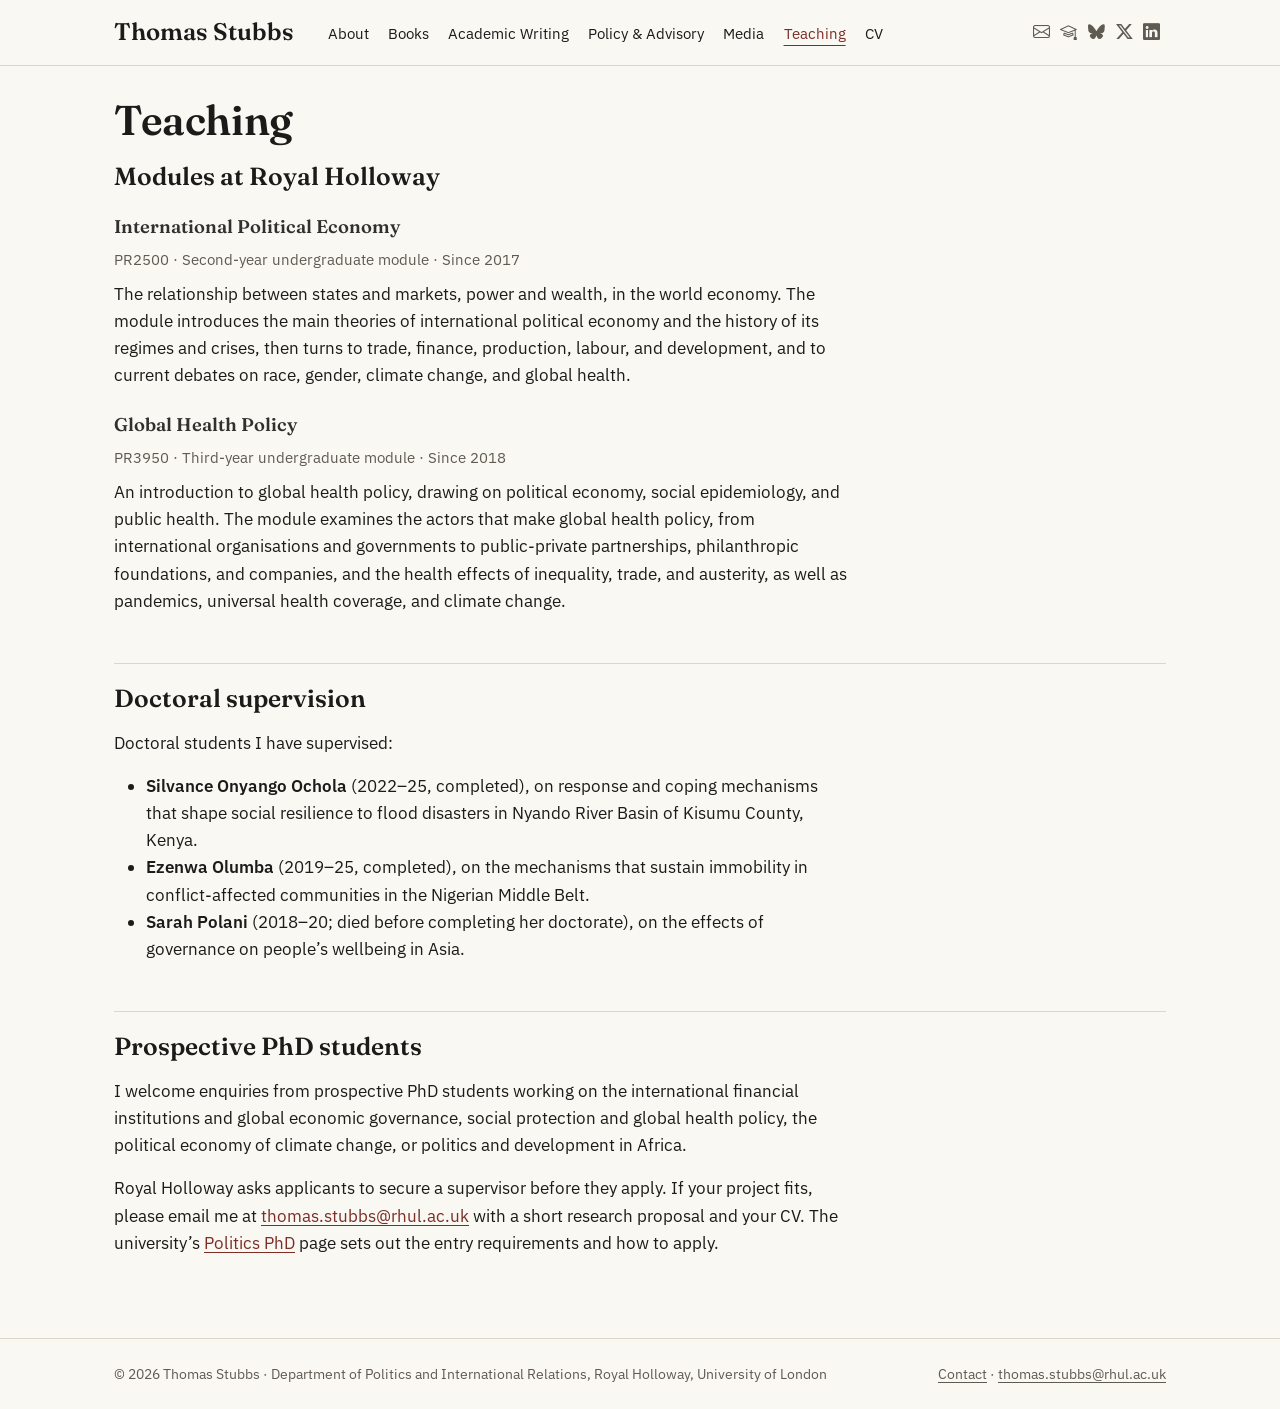
<file: docs/teaching/index.html>
<!DOCTYPE html>
<html xmlns="http://www.w3.org/1999/xhtml" lang="en-GB" xml:lang="en-GB"><head>

<meta charset="utf-8">
<meta name="generator" content="quarto-1.9.38">

<meta name="viewport" content="width=device-width, initial-scale=1.0, user-scalable=yes">

<meta name="description" content="Modules taught by Thomas Stubbs at Royal Holloway (International Political Economy, Global Health Policy), doctoral supervision, and advice for prospective PhD students.">

<title>Teaching | Thomas Stubbs</title>
<style>
/* Default styles provided by pandoc.
** See https://pandoc.org/MANUAL.html#variables-for-html for config info.
*/
code{white-space: pre-wrap;}
span.smallcaps{font-variant: small-caps;}
div.columns{display: flex; gap: min(4vw, 1.5em);}
div.column{flex: auto; overflow-x: auto;}
div.hanging-indent{margin-left: 1.5em; text-indent: -1.5em;}
ul.task-list{list-style: none;}
ul.task-list li input[type="checkbox"] {
  width: 0.8em;
  margin: 0 0.8em 0.2em -1em; /* quarto-specific, see https://github.com/quarto-dev/quarto-cli/issues/4556 */ 
  vertical-align: middle;
}
</style>


<script src="../site_libs/quarto-nav/quarto-nav.js"></script>
<script src="../site_libs/quarto-nav/headroom.min.js"></script>
<link href="../images/favicon.png" rel="icon" type="image/png">
<script src="../site_libs/clipboard/clipboard.min.js"></script>
<script src="../site_libs/quarto-html/quarto.js" type="module"></script>
<script src="../site_libs/quarto-html/tabsets/tabsets.js" type="module"></script>
<script src="../site_libs/quarto-html/popper.min.js"></script>
<script src="../site_libs/quarto-html/tippy.umd.min.js"></script>
<script src="../site_libs/quarto-html/anchor.min.js"></script>
<link href="../site_libs/quarto-html/tippy.css" rel="stylesheet">
<link href="../site_libs/quarto-html/quarto-syntax-highlighting-15634bcf2e68342d4ad2dfa704d543f6.css" rel="stylesheet" id="quarto-text-highlighting-styles">
<script src="../site_libs/bootstrap/bootstrap.min.js"></script>
<link href="../site_libs/bootstrap/bootstrap-icons.css" rel="stylesheet">
<link href="../site_libs/bootstrap/bootstrap-f509421370c89d03c74298033657f238.min.css" rel="stylesheet" append-hash="true" id="quarto-bootstrap" data-mode="light">
<script id="quarto-search-options" type="application/json">{
  "language": {
    "search-no-results-text": "No results",
    "search-matching-documents-text": "matching documents",
    "search-copy-link-title": "Copy link to search",
    "search-hide-matches-text": "Hide additional matches",
    "search-more-match-text": "more match in this document",
    "search-more-matches-text": "more matches in this document",
    "search-clear-button-title": "Clear",
    "search-text-placeholder": "",
    "search-detached-cancel-button-title": "Cancel",
    "search-submit-button-title": "Submit",
    "search-label": "Search"
  }
}</script>
<script async="" src="https://www.googletagmanager.com/gtag/js?id=G-SD0DBH1WWM"></script>

<script type="text/javascript">

window.dataLayer = window.dataLayer || [];
function gtag(){dataLayer.push(arguments);}
gtag('js', new Date());
gtag('config', 'G-SD0DBH1WWM', { 'anonymize_ip': true});
</script>
<meta name="format-detection" content="telephone=no, date=no, address=no, email=no">


<link rel="stylesheet" href="../styles/fonts.css">
<link rel="canonical" href="https://tstubbs.net/teaching/">
</head>

<body class="nav-fixed teaching fullcontent quarto-light">

<div id="quarto-search-results"></div>
  <header id="quarto-header" class="headroom fixed-top">
    <nav class="navbar navbar-expand-lg " data-bs-theme="dark">
      <div class="navbar-container container-fluid">
      <div class="navbar-brand-container mx-auto">
    <a class="navbar-brand" href="../index.html">
    <span class="navbar-title">Thomas Stubbs</span>
    </a>
  </div>
          <button class="navbar-toggler" type="button" data-bs-toggle="collapse" data-bs-target="#navbarCollapse" aria-controls="navbarCollapse" role="menu" aria-expanded="false" aria-label="Toggle navigation" onclick="if (window.quartoToggleHeadroom) { window.quartoToggleHeadroom(); }">
  <span class="navbar-toggler-icon"></span>
</button>
          <div class="collapse navbar-collapse" id="navbarCollapse">
            <ul class="navbar-nav navbar-nav-scroll me-auto">
  <li class="nav-item">
    <a class="nav-link" href="../about/index.html"> 
<span class="menu-text">About</span></a>
  </li>  
  <li class="nav-item">
    <a class="nav-link" href="../books/index.html"> 
<span class="menu-text">Books</span></a>
  </li>  
  <li class="nav-item">
    <a class="nav-link" href="../publications/index.html"> 
<span class="menu-text">Academic Writing</span></a>
  </li>  
  <li class="nav-item">
    <a class="nav-link" href="../policy/index.html"> 
<span class="menu-text">Policy &amp; Advisory</span></a>
  </li>  
  <li class="nav-item">
    <a class="nav-link" href="../media/index.html"> 
<span class="menu-text">Media</span></a>
  </li>  
  <li class="nav-item">
    <a class="nav-link active" href="../teaching/index.html" aria-current="page"> 
<span class="menu-text">Teaching</span></a>
  </li>  
  <li class="nav-item">
    <a class="nav-link" href="../cv/index.html"> 
<span class="menu-text">CV</span></a>
  </li>  
</ul>
            <ul class="navbar-nav navbar-nav-scroll ms-auto">
  <li class="nav-item compact">
    <a class="nav-link" href="mailto:thomas.stubbs@rhul.ac.uk"> <i class="bi bi-envelope" role="img" aria-label="Email">
</i> 
<span class="menu-text"></span></a>
  </li>  
  <li class="nav-item compact">
    <a class="nav-link" href="https://scholar.google.com/citations?user=iezkZAcAAAAJ"> <i class="bi bi-mortarboard" role="img" aria-label="Google Scholar">
</i> 
<span class="menu-text"></span></a>
  </li>  
  <li class="nav-item compact">
    <a class="nav-link" href="https://bsky.app/profile/thomstubbs.bsky.social"> <i class="bi bi-bluesky" role="img" aria-label="Bluesky">
</i> 
<span class="menu-text"></span></a>
  </li>  
  <li class="nav-item compact">
    <a class="nav-link" href="https://x.com/thomstubbs"> <i class="bi bi-twitter-x" role="img" aria-label="X">
</i> 
<span class="menu-text"></span></a>
  </li>  
  <li class="nav-item compact">
    <a class="nav-link" href="https://www.linkedin.com/in/thomas-stubbs-50a769253/"> <i class="bi bi-linkedin" role="img" aria-label="LinkedIn">
</i> 
<span class="menu-text"></span></a>
  </li>  
</ul>
          </div> <!-- /navcollapse -->
            <div class="quarto-navbar-tools">
</div>
      </div> <!-- /container-fluid -->
    </nav>
</header>
<!-- content -->
<div id="quarto-content" class="quarto-container page-columns page-rows-contents page-layout-article page-navbar">
<!-- sidebar -->
<!-- margin-sidebar -->
    
<!-- main -->
<main class="content" id="quarto-document-content">
<a class="visually-hidden-focusable skip-link" href="#quarto-document-content">Skip to main content</a>
<script>
  // Quarto inserts this include inside <main>. Move the link to the start of
  // <body>, so it is the first thing a keyboard user reaches.
  (function () {
    var link = document.currentScript.previousElementSibling;
    document.body.insertBefore(link, document.body.firstChild);
  })();
</script>

<header id="title-block-header" class="quarto-title-block default">
<div class="quarto-title">
<h1 class="title">Teaching</h1>
</div>



<div class="quarto-title-meta">

    
  
    
  </div>
  


</header>


<section id="modules-at-royal-holloway" class="level2 first">
<h2 class="first anchored" data-anchor-id="modules-at-royal-holloway">Modules at Royal Holloway</h2>
<section id="international-political-economy" class="level3">
<h3 class="anchored" data-anchor-id="international-political-economy">International Political Economy</h3>
<p><span class="meta">PR2500 · Second-year undergraduate module · Since 2017</span></p>
<p>The relationship between states and markets, power and wealth, in the world economy. The module introduces the main theories of international political economy and the history of its regimes and crises, then turns to trade, finance, production, labour, and development, and to current debates on race, gender, climate change, and global health.</p>
</section>
<section id="global-health-policy" class="level3">
<h3 class="anchored" data-anchor-id="global-health-policy">Global Health Policy</h3>
<p><span class="meta">PR3950 · Third-year undergraduate module · Since 2018</span></p>
<p>An introduction to global health policy, drawing on political economy, social epidemiology, and public health. The module examines the actors that make global health policy, from international organisations and governments to public-private partnerships, philanthropic foundations, and companies, and the health effects of inequality, trade, and austerity, as well as pandemics, universal health coverage, and climate change.</p>
</section>
</section>
<section id="doctoral-supervision" class="level2">
<h2 class="anchored" data-anchor-id="doctoral-supervision">Doctoral supervision</h2>
<p>Doctoral students I have supervised:</p>
<ul>
<li><strong>Silvance Onyango Ochola</strong> (2022–25, completed), on response and coping mechanisms that shape social resilience to flood disasters in Nyando River Basin of Kisumu County, Kenya.</li>
<li><strong>Ezenwa Olumba</strong> (2019–25, completed), on the mechanisms that sustain immobility in conflict-affected communities in the Nigerian Middle Belt.</li>
<li><strong>Sarah Polani</strong> (2018–20; died before completing her doctorate), on the effects of governance on people’s wellbeing in Asia.</li>
</ul>
</section>
<section id="prospective-phd-students" class="level2">
<h2 class="anchored" data-anchor-id="prospective-phd-students">Prospective PhD students</h2>
<p>I welcome enquiries from prospective PhD students working on the international financial institutions and global economic governance, social protection and global health policy, the political economy of climate change, or politics and development in Africa.</p>
<p>Royal Holloway asks applicants to secure a supervisor before they apply. If your project fits, please email me at <a href="mailto:thomas.stubbs@rhul.ac.uk">thomas.stubbs@rhul.ac.uk</a> with a short research proposal and your CV. The university’s <a href="https://www.royalholloway.ac.uk/studying-here/postgraduate/politics-and-international-relations/politics-phd">Politics PhD</a> page sets out the entry requirements and how to apply.</p>


</section>

</main> <!-- /main -->
<script id="quarto-html-after-body" type="application/javascript">
  window.document.addEventListener("DOMContentLoaded", function (event) {
    const icon = "";
    const anchorJS = new window.AnchorJS();
    anchorJS.options = {
      placement: 'right',
      icon: icon
    };
    anchorJS.add('.anchored');
    const isCodeAnnotation = (el) => {
      for (const clz of el.classList) {
        if (clz.startsWith('code-annotation-')) {                     
          return true;
        }
      }
      return false;
    }
    const onCopySuccess = function(e) {
      // button target
      const button = e.trigger;
      // don't keep focus
      button.blur();
      // flash "checked"
      button.classList.add('code-copy-button-checked');
      var currentTitle = button.getAttribute("title");
      button.setAttribute("title", "Copied!");
      let tooltip;
      if (window.bootstrap) {
        button.setAttribute("data-bs-toggle", "tooltip");
        button.setAttribute("data-bs-placement", "left");
        button.setAttribute("data-bs-title", "Copied!");
        tooltip = new bootstrap.Tooltip(button, 
          { trigger: "manual", 
            customClass: "code-copy-button-tooltip",
            offset: [0, -8]});
        tooltip.show();    
      }
      setTimeout(function() {
        if (tooltip) {
          tooltip.hide();
          button.removeAttribute("data-bs-title");
          button.removeAttribute("data-bs-toggle");
          button.removeAttribute("data-bs-placement");
        }
        button.setAttribute("title", currentTitle);
        button.classList.remove('code-copy-button-checked');
      }, 1000);
      // clear code selection
      e.clearSelection();
    }
    const getTextToCopy = function(trigger) {
      const outerScaffold = trigger.parentElement.cloneNode(true);
      const codeEl = outerScaffold.querySelector('code');
      for (const childEl of codeEl.children) {
        if (isCodeAnnotation(childEl)) {
          childEl.remove();
        }
      }
      return codeEl.innerText;
    }
    const clipboard = new window.ClipboardJS('.code-copy-button:not([data-in-quarto-modal])', {
      text: getTextToCopy
    });
    clipboard.on('success', onCopySuccess);
    if (window.document.getElementById('quarto-embedded-source-code-modal')) {
      const clipboardModal = new window.ClipboardJS('.code-copy-button[data-in-quarto-modal]', {
        text: getTextToCopy,
        container: window.document.getElementById('quarto-embedded-source-code-modal')
      });
      clipboardModal.on('success', onCopySuccess);
    }
      var localhostRegex = new RegExp(/^(?:http|https):\/\/localhost\:?[0-9]*\//);
      var mailtoRegex = new RegExp(/^mailto:/);
        var filterRegex = new RegExp("https:\/\/tstubbs\.net\/");
      var isInternal = (href) => {
          return filterRegex.test(href) || localhostRegex.test(href) || mailtoRegex.test(href);
      }
      // Inspect non-navigation links and adorn them if external
     var links = window.document.querySelectorAll('a[href]:not(.nav-link):not(.navbar-brand):not(.toc-action):not(.sidebar-link):not(.sidebar-item-toggle):not(.pagination-link):not(.no-external):not([aria-hidden]):not(.dropdown-item):not(.quarto-navigation-tool):not(.about-link)');
      for (var i=0; i<links.length; i++) {
        const link = links[i];
        if (!isInternal(link.href)) {
          // undo the damage that might have been done by quarto-nav.js in the case of
          // links that we want to consider external
          if (link.dataset.originalHref !== undefined) {
            link.href = link.dataset.originalHref;
          }
        }
      }
    function tippyHover(el, contentFn, onTriggerFn, onUntriggerFn) {
      const config = {
        allowHTML: true,
        maxWidth: 500,
        delay: 100,
        arrow: false,
        appendTo: function(el) {
            return el.parentElement;
        },
        interactive: true,
        interactiveBorder: 10,
        theme: 'quarto',
        placement: 'bottom-start',
      };
      if (contentFn) {
        config.content = contentFn;
      }
      if (onTriggerFn) {
        config.onTrigger = onTriggerFn;
      }
      if (onUntriggerFn) {
        config.onUntrigger = onUntriggerFn;
      }
      window.tippy(el, config); 
    }
    const noterefs = window.document.querySelectorAll('a[role="doc-noteref"]');
    for (var i=0; i<noterefs.length; i++) {
      const ref = noterefs[i];
      tippyHover(ref, function() {
        // use id or data attribute instead here
        let href = ref.getAttribute('data-footnote-href') || ref.getAttribute('href');
        try { href = new URL(href).hash; } catch {}
        const id = href.replace(/^#\/?/, "");
        const note = window.document.getElementById(id);
        if (note) {
          return note.innerHTML;
        } else {
          return "";
        }
      });
    }
    const xrefs = window.document.querySelectorAll('a.quarto-xref');
    const processXRef = (id, note) => {
      // Strip column container classes
      const stripColumnClz = (el) => {
        el.classList.remove("page-full", "page-columns");
        if (el.children) {
          for (const child of el.children) {
            stripColumnClz(child);
          }
        }
      }
      stripColumnClz(note)
      if (id === null || id.startsWith('sec-')) {
        // Special case sections, only their first couple elements
        const container = document.createElement("div");
        if (note.children && note.children.length > 2) {
          container.appendChild(note.children[0].cloneNode(true));
          for (let i = 1; i < note.children.length; i++) {
            const child = note.children[i];
            if (child.tagName === "P" && child.innerText === "") {
              continue;
            } else {
              container.appendChild(child.cloneNode(true));
              break;
            }
          }
          if (window.Quarto?.typesetMath) {
            window.Quarto.typesetMath(container);
          }
          return container.innerHTML
        } else {
          if (window.Quarto?.typesetMath) {
            window.Quarto.typesetMath(note);
          }
          return note.innerHTML;
        }
      } else {
        // Remove any anchor links if they are present
        const anchorLink = note.querySelector('a.anchorjs-link');
        if (anchorLink) {
          anchorLink.remove();
        }
        if (window.Quarto?.typesetMath) {
          window.Quarto.typesetMath(note);
        }
        if (note.classList.contains("callout")) {
          return note.outerHTML;
        } else {
          return note.innerHTML;
        }
      }
    }
    for (var i=0; i<xrefs.length; i++) {
      const xref = xrefs[i];
      tippyHover(xref, undefined, function(instance) {
        instance.disable();
        let url = xref.getAttribute('href');
        let hash = undefined; 
        if (url.startsWith('#')) {
          hash = url;
        } else {
          try { hash = new URL(url).hash; } catch {}
        }
        if (hash) {
          const id = hash.replace(/^#\/?/, "");
          const note = window.document.getElementById(id);
          if (note !== null) {
            try {
              const html = processXRef(id, note.cloneNode(true));
              instance.setContent(html);
            } finally {
              instance.enable();
              instance.show();
            }
          } else {
            // See if we can fetch this
            fetch(url.split('#')[0])
            .then(res => res.text())
            .then(html => {
              const parser = new DOMParser();
              const htmlDoc = parser.parseFromString(html, "text/html");
              const note = htmlDoc.getElementById(id);
              if (note !== null) {
                const html = processXRef(id, note);
                instance.setContent(html);
              } 
            }).finally(() => {
              instance.enable();
              instance.show();
            });
          }
        } else {
          // See if we can fetch a full url (with no hash to target)
          // This is a special case and we should probably do some content thinning / targeting
          fetch(url)
          .then(res => res.text())
          .then(html => {
            const parser = new DOMParser();
            const htmlDoc = parser.parseFromString(html, "text/html");
            const note = htmlDoc.querySelector('main.content');
            if (note !== null) {
              // This should only happen for chapter cross references
              // (since there is no id in the URL)
              // remove the first header
              if (note.children.length > 0 && note.children[0].tagName === "HEADER") {
                note.children[0].remove();
              }
              const html = processXRef(null, note);
              instance.setContent(html);
            } 
          }).finally(() => {
            instance.enable();
            instance.show();
          });
        }
      }, function(instance) {
      });
    }
        let selectedAnnoteEl;
        const selectorForAnnotation = ( cell, annotation) => {
          let cellAttr = 'data-code-cell="' + cell + '"';
          let lineAttr = 'data-code-annotation="' +  annotation + '"';
          const selector = 'span[' + cellAttr + '][' + lineAttr + ']';
          return selector;
        }
        const selectCodeLines = (annoteEl) => {
          const doc = window.document;
          const targetCell = annoteEl.getAttribute("data-target-cell");
          const targetAnnotation = annoteEl.getAttribute("data-target-annotation");
          const annoteSpan = window.document.querySelector(selectorForAnnotation(targetCell, targetAnnotation));
          const lines = annoteSpan.getAttribute("data-code-lines").split(",");
          const lineIds = lines.map((line) => {
            return targetCell + "-" + line;
          })
          let top = null;
          let height = null;
          let parent = null;
          if (lineIds.length > 0) {
              //compute the position of the single el (top and bottom and make a div)
              const el = window.document.getElementById(lineIds[0]);
              top = el.offsetTop;
              height = el.offsetHeight;
              parent = el.parentElement.parentElement;
            if (lineIds.length > 1) {
              const lastEl = window.document.getElementById(lineIds[lineIds.length - 1]);
              const bottom = lastEl.offsetTop + lastEl.offsetHeight;
              height = bottom - top;
            }
            if (top !== null && height !== null && parent !== null) {
              // cook up a div (if necessary) and position it 
              let div = window.document.getElementById("code-annotation-line-highlight");
              if (div === null) {
                div = window.document.createElement("div");
                div.setAttribute("id", "code-annotation-line-highlight");
                div.style.position = 'absolute';
                parent.appendChild(div);
              }
              div.style.top = top - 2 + "px";
              div.style.height = height + 4 + "px";
              div.style.left = 0;
              let gutterDiv = window.document.getElementById("code-annotation-line-highlight-gutter");
              if (gutterDiv === null) {
                gutterDiv = window.document.createElement("div");
                gutterDiv.setAttribute("id", "code-annotation-line-highlight-gutter");
                gutterDiv.style.position = 'absolute';
                const codeCell = window.document.getElementById(targetCell);
                const gutter = codeCell.querySelector('.code-annotation-gutter');
                gutter.appendChild(gutterDiv);
              }
              gutterDiv.style.top = top - 2 + "px";
              gutterDiv.style.height = height + 4 + "px";
            }
            selectedAnnoteEl = annoteEl;
          }
        };
        const unselectCodeLines = () => {
          const elementsIds = ["code-annotation-line-highlight", "code-annotation-line-highlight-gutter"];
          elementsIds.forEach((elId) => {
            const div = window.document.getElementById(elId);
            if (div) {
              div.remove();
            }
          });
          selectedAnnoteEl = undefined;
        };
          // Handle positioning of the toggle
      window.addEventListener(
        "resize",
        throttle(() => {
          elRect = undefined;
          if (selectedAnnoteEl) {
            selectCodeLines(selectedAnnoteEl);
          }
        }, 10)
      );
      function throttle(fn, ms) {
      let throttle = false;
      let timer;
        return (...args) => {
          if(!throttle) { // first call gets through
              fn.apply(this, args);
              throttle = true;
          } else { // all the others get throttled
              if(timer) clearTimeout(timer); // cancel #2
              timer = setTimeout(() => {
                fn.apply(this, args);
                timer = throttle = false;
              }, ms);
          }
        };
      }
        // Attach click handler to the DT
        const annoteDls = window.document.querySelectorAll('dt[data-target-cell]');
        for (const annoteDlNode of annoteDls) {
          annoteDlNode.addEventListener('click', (event) => {
            const clickedEl = event.target;
            if (clickedEl !== selectedAnnoteEl) {
              unselectCodeLines();
              const activeEl = window.document.querySelector('dt[data-target-cell].code-annotation-active');
              if (activeEl) {
                activeEl.classList.remove('code-annotation-active');
              }
              selectCodeLines(clickedEl);
              clickedEl.classList.add('code-annotation-active');
            } else {
              // Unselect the line
              unselectCodeLines();
              clickedEl.classList.remove('code-annotation-active');
            }
          });
        }
    const findCites = (el) => {
      const parentEl = el.parentElement;
      if (parentEl) {
        const cites = parentEl.dataset.cites;
        if (cites) {
          return {
            el,
            cites: cites.split(' ')
          };
        } else {
          return findCites(el.parentElement)
        }
      } else {
        return undefined;
      }
    };
    var bibliorefs = window.document.querySelectorAll('a[role="doc-biblioref"]');
    for (var i=0; i<bibliorefs.length; i++) {
      const ref = bibliorefs[i];
      const citeInfo = findCites(ref);
      if (citeInfo) {
        tippyHover(citeInfo.el, function() {
          var popup = window.document.createElement('div');
          citeInfo.cites.forEach(function(cite) {
            var citeDiv = window.document.createElement('div');
            citeDiv.classList.add('hanging-indent');
            citeDiv.classList.add('csl-entry');
            var biblioDiv = window.document.getElementById('ref-' + cite);
            if (biblioDiv) {
              citeDiv.innerHTML = biblioDiv.innerHTML;
            }
            popup.appendChild(citeDiv);
          });
          return popup.innerHTML;
        });
      }
    }
  });
  </script>
</div> <!-- /content -->
<footer class="footer">
  <div class="nav-footer">
    <div class="nav-footer-left">
<p>© 2026 Thomas Stubbs · Department of Politics and International Relations, Royal Holloway, University of London</p>
</div>   
    <div class="nav-footer-center">
      &nbsp;
    </div>
    <div class="nav-footer-right">
<p><a href="../contact/index.html">Contact</a> · <a href="mailto:thomas.stubbs@rhul.ac.uk">thomas.stubbs@rhul.ac.uk</a></p>
</div>
  </div>
</footer>




</body></html>
</file>
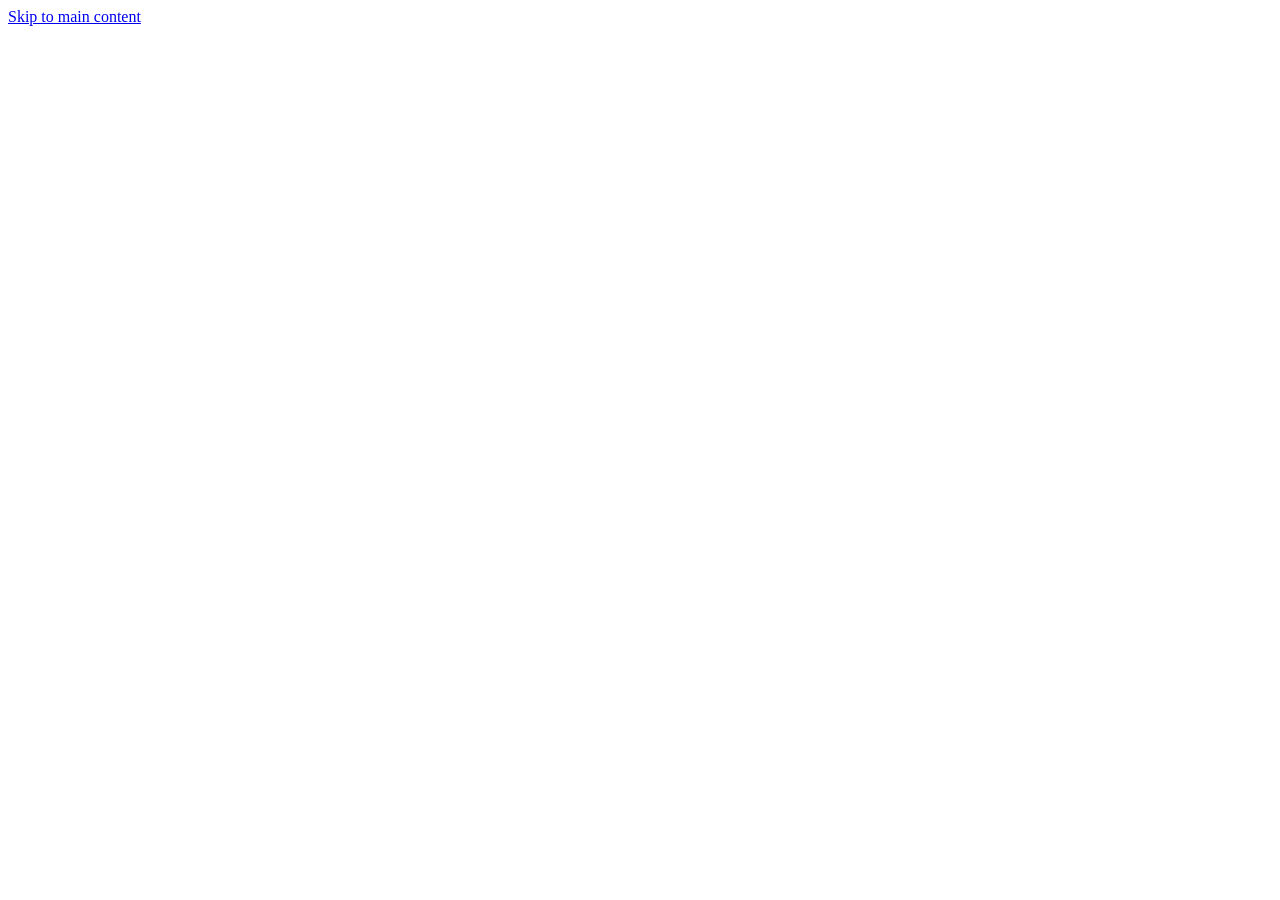
<file: _includes/skip-link.html>
<a class="visually-hidden-focusable skip-link" href="#quarto-document-content">Skip to main content</a>
<script>
  // Quarto inserts this include inside <main>. Move the link to the start of
  // <body>, so it is the first thing a keyboard user reaches.
  (function () {
    var link = document.currentScript.previousElementSibling;
    document.body.insertBefore(link, document.body.firstChild);
  })();
</script>
</file>
<file: docs/site_libs/quarto-html/tippy.css>
.tippy-box[data-animation=fade][data-state=hidden]{opacity:0}[data-tippy-root]{max-width:calc(100vw - 10px)}.tippy-box{position:relative;background-color:#333;color:#fff;border-radius:4px;font-size:14px;line-height:1.4;white-space:normal;outline:0;transition-property:transform,visibility,opacity}.tippy-box[data-placement^=top]>.tippy-arrow{bottom:0}.tippy-box[data-placement^=top]>.tippy-arrow:before{bottom:-7px;left:0;border-width:8px 8px 0;border-top-color:initial;transform-origin:center top}.tippy-box[data-placement^=bottom]>.tippy-arrow{top:0}.tippy-box[data-placement^=bottom]>.tippy-arrow:before{top:-7px;left:0;border-width:0 8px 8px;border-bottom-color:initial;transform-origin:center bottom}.tippy-box[data-placement^=left]>.tippy-arrow{right:0}.tippy-box[data-placement^=left]>.tippy-arrow:before{border-width:8px 0 8px 8px;border-left-color:initial;right:-7px;transform-origin:center left}.tippy-box[data-placement^=right]>.tippy-arrow{left:0}.tippy-box[data-placement^=right]>.tippy-arrow:before{left:-7px;border-width:8px 8px 8px 0;border-right-color:initial;transform-origin:center right}.tippy-box[data-inertia][data-state=visible]{transition-timing-function:cubic-bezier(.54,1.5,.38,1.11)}.tippy-arrow{width:16px;height:16px;color:#333}.tippy-arrow:before{content:"";position:absolute;border-color:transparent;border-style:solid}.tippy-content{position:relative;padding:5px 9px;z-index:1}
</file>
<file: docs/site_libs/quarto-html/quarto-syntax-highlighting-15634bcf2e68342d4ad2dfa704d543f6.css>
/* quarto syntax highlight colors */
:root {
  --quarto-hl-ot-color: #003B4F;
  --quarto-hl-at-color: #657422;
  --quarto-hl-ss-color: #20794D;
  --quarto-hl-an-color: #5E5E5E;
  --quarto-hl-fu-color: #4758AB;
  --quarto-hl-st-color: #20794D;
  --quarto-hl-cf-color: #003B4F;
  --quarto-hl-op-color: #5E5E5E;
  --quarto-hl-er-color: #AD0000;
  --quarto-hl-bn-color: #AD0000;
  --quarto-hl-al-color: #AD0000;
  --quarto-hl-va-color: #111111;
  --quarto-hl-bu-color: inherit;
  --quarto-hl-ex-color: inherit;
  --quarto-hl-pp-color: #AD0000;
  --quarto-hl-in-color: #5E5E5E;
  --quarto-hl-vs-color: #20794D;
  --quarto-hl-wa-color: #5E5E5E;
  --quarto-hl-do-color: #5E5E5E;
  --quarto-hl-im-color: #00769E;
  --quarto-hl-ch-color: #20794D;
  --quarto-hl-dt-color: #AD0000;
  --quarto-hl-fl-color: #AD0000;
  --quarto-hl-co-color: #5E5E5E;
  --quarto-hl-cv-color: #5E5E5E;
  --quarto-hl-cn-color: #8f5902;
  --quarto-hl-sc-color: #5E5E5E;
  --quarto-hl-dv-color: #AD0000;
  --quarto-hl-kw-color: #003B4F;
}

/* other quarto variables */
:root {
  --quarto-font-monospace: SFMono-Regular, Menlo, Monaco, Consolas, "Liberation Mono", "Courier New", monospace;
}

/* syntax highlight based on Pandoc's rules */
pre > code.sourceCode > span {
  color: #003B4F;
}

code.sourceCode > span {
  color: #003B4F;
}

div.sourceCode,
div.sourceCode pre.sourceCode {
  color: #003B4F;
}

/* Normal */
code span {
  color: #003B4F;
}

/* Alert */
code span.al {
  color: #AD0000;
  font-style: inherit;
}

/* Annotation */
code span.an {
  color: #5E5E5E;
  font-style: inherit;
}

/* Attribute */
code span.at {
  color: #657422;
  font-style: inherit;
}

/* BaseN */
code span.bn {
  color: #AD0000;
  font-style: inherit;
}

/* BuiltIn */
code span.bu {
  font-style: inherit;
}

/* ControlFlow */
code span.cf {
  color: #003B4F;
  font-weight: bold;
  font-style: inherit;
}

/* Char */
code span.ch {
  color: #20794D;
  font-style: inherit;
}

/* Constant */
code span.cn {
  color: #8f5902;
  font-style: inherit;
}

/* Comment */
code span.co {
  color: #5E5E5E;
  font-style: inherit;
}

/* CommentVar */
code span.cv {
  color: #5E5E5E;
  font-style: italic;
}

/* Documentation */
code span.do {
  color: #5E5E5E;
  font-style: italic;
}

/* DataType */
code span.dt {
  color: #AD0000;
  font-style: inherit;
}

/* DecVal */
code span.dv {
  color: #AD0000;
  font-style: inherit;
}

/* Error */
code span.er {
  color: #AD0000;
  font-style: inherit;
}

/* Extension */
code span.ex {
  font-style: inherit;
}

/* Float */
code span.fl {
  color: #AD0000;
  font-style: inherit;
}

/* Function */
code span.fu {
  color: #4758AB;
  font-style: inherit;
}

/* Import */
code span.im {
  color: #00769E;
  font-style: inherit;
}

/* Information */
code span.in {
  color: #5E5E5E;
  font-style: inherit;
}

/* Keyword */
code span.kw {
  color: #003B4F;
  font-weight: bold;
  font-style: inherit;
}

/* Operator */
code span.op {
  color: #5E5E5E;
  font-style: inherit;
}

/* Other */
code span.ot {
  color: #003B4F;
  font-style: inherit;
}

/* Preprocessor */
code span.pp {
  color: #AD0000;
  font-style: inherit;
}

/* SpecialChar */
code span.sc {
  color: #5E5E5E;
  font-style: inherit;
}

/* SpecialString */
code span.ss {
  color: #20794D;
  font-style: inherit;
}

/* String */
code span.st {
  color: #20794D;
  font-style: inherit;
}

/* Variable */
code span.va {
  color: #111111;
  font-style: inherit;
}

/* VerbatimString */
code span.vs {
  color: #20794D;
  font-style: inherit;
}

/* Warning */
code span.wa {
  color: #5E5E5E;
  font-style: italic;
}

.prevent-inlining {
  content: "</";
}

/*# sourceMappingURL=f23921c56f73e400b49028c9186a1aa0.css.map */
</file>
<file: docs/styles/fonts.css>
/* Self-hosted fonts (decision 19): Fraunces for headings, IBM Plex Sans for
   text. The files are Google Fonts' own variable WOFF2 files, the ones the
   approved Stage 2 mock-ups loaded, downloaded unmodified on 10 November 2026
   from fonts.gstatic.com (Fraunces v38, IBM Plex Sans v23). Each typeface has
   a Latin and an extended-Latin file per style; a browser fetches the
   extended file only for a page that needs it (for example the macrons in
   "Ngā Pae o te Māramatanga"). SIL Open Font Licence 1.1; each folder in
   fonts/ carries its OFL.txt.
   Kept in plain CSS rather than custom.scss so the url() paths stay relative
   to this file: docs/styles/fonts.css -> docs/fonts/. */

/* Fraunces: one variable file per style covers weights 400 to 600 and the
   optical sizes 9 to 144, which browsers pick from the text size. */

@font-face {
  font-family: "Fraunces";
  font-style: normal;
  font-weight: 400 600;
  font-display: swap;
  src: url("../fonts/fraunces/Fraunces-roman-latin.woff2") format("woff2");
  unicode-range: U+0000-00FF, U+0131, U+0152-0153, U+02BB-02BC, U+02C6, U+02DA, U+02DC, U+0304, U+0308, U+0329, U+2000-206F, U+20AC, U+2122, U+2191, U+2193, U+2212, U+2215, U+FEFF, U+FFFD;
}

@font-face {
  font-family: "Fraunces";
  font-style: normal;
  font-weight: 400 600;
  font-display: swap;
  src: url("../fonts/fraunces/Fraunces-roman-latin-ext.woff2") format("woff2");
  unicode-range: U+0100-02BA, U+02BD-02C5, U+02C7-02CC, U+02CE-02D7, U+02DD-02FF, U+0304, U+0308, U+0329, U+1D00-1DBF, U+1E00-1E9F, U+1EF2-1EFF, U+2020, U+20A0-20AB, U+20AD-20C4, U+2113, U+2C60-2C7F, U+A720-A7FF;
}

@font-face {
  font-family: "Fraunces";
  font-style: italic;
  font-weight: 400;
  font-display: swap;
  src: url("../fonts/fraunces/Fraunces-italic-latin.woff2") format("woff2");
  unicode-range: U+0000-00FF, U+0131, U+0152-0153, U+02BB-02BC, U+02C6, U+02DA, U+02DC, U+0304, U+0308, U+0329, U+2000-206F, U+20AC, U+2122, U+2191, U+2193, U+2212, U+2215, U+FEFF, U+FFFD;
}

@font-face {
  font-family: "Fraunces";
  font-style: italic;
  font-weight: 400;
  font-display: swap;
  src: url("../fonts/fraunces/Fraunces-italic-latin-ext.woff2") format("woff2");
  unicode-range: U+0100-02BA, U+02BD-02C5, U+02C7-02CC, U+02CE-02D7, U+02DD-02FF, U+0304, U+0308, U+0329, U+1D00-1DBF, U+1E00-1E9F, U+1EF2-1EFF, U+2020, U+20A0-20AB, U+20AD-20C4, U+2113, U+2C60-2C7F, U+A720-A7FF;
}

/* IBM Plex Sans: one variable file per style covers weights 400 to 600. */

@font-face {
  font-family: "IBM Plex Sans";
  font-style: normal;
  font-weight: 400 600;
  font-display: swap;
  src: url("../fonts/ibm-plex-sans/IBMPlexSans-roman-latin.woff2") format("woff2");
  unicode-range: U+0000-00FF, U+0131, U+0152-0153, U+02BB-02BC, U+02C6, U+02DA, U+02DC, U+0304, U+0308, U+0329, U+2000-206F, U+20AC, U+2122, U+2191, U+2193, U+2212, U+2215, U+FEFF, U+FFFD;
}

@font-face {
  font-family: "IBM Plex Sans";
  font-style: normal;
  font-weight: 400 600;
  font-display: swap;
  src: url("../fonts/ibm-plex-sans/IBMPlexSans-roman-latin-ext.woff2") format("woff2");
  unicode-range: U+0100-02BA, U+02BD-02C5, U+02C7-02CC, U+02CE-02D7, U+02DD-02FF, U+0304, U+0308, U+0329, U+1D00-1DBF, U+1E00-1E9F, U+1EF2-1EFF, U+2020, U+20A0-20AB, U+20AD-20C4, U+2113, U+2C60-2C7F, U+A720-A7FF;
}

@font-face {
  font-family: "IBM Plex Sans";
  font-style: italic;
  font-weight: 400;
  font-display: swap;
  src: url("../fonts/ibm-plex-sans/IBMPlexSans-italic-latin.woff2") format("woff2");
  unicode-range: U+0000-00FF, U+0131, U+0152-0153, U+02BB-02BC, U+02C6, U+02DA, U+02DC, U+0304, U+0308, U+0329, U+2000-206F, U+20AC, U+2122, U+2191, U+2193, U+2212, U+2215, U+FEFF, U+FFFD;
}

@font-face {
  font-family: "IBM Plex Sans";
  font-style: italic;
  font-weight: 400;
  font-display: swap;
  src: url("../fonts/ibm-plex-sans/IBMPlexSans-italic-latin-ext.woff2") format("woff2");
  unicode-range: U+0100-02BA, U+02BD-02C5, U+02C7-02CC, U+02CE-02D7, U+02DD-02FF, U+0304, U+0308, U+0329, U+1D00-1DBF, U+1E00-1E9F, U+1EF2-1EFF, U+2020, U+20A0-20AB, U+20AD-20C4, U+2113, U+2C60-2C7F, U+A720-A7FF;
}
</file>
